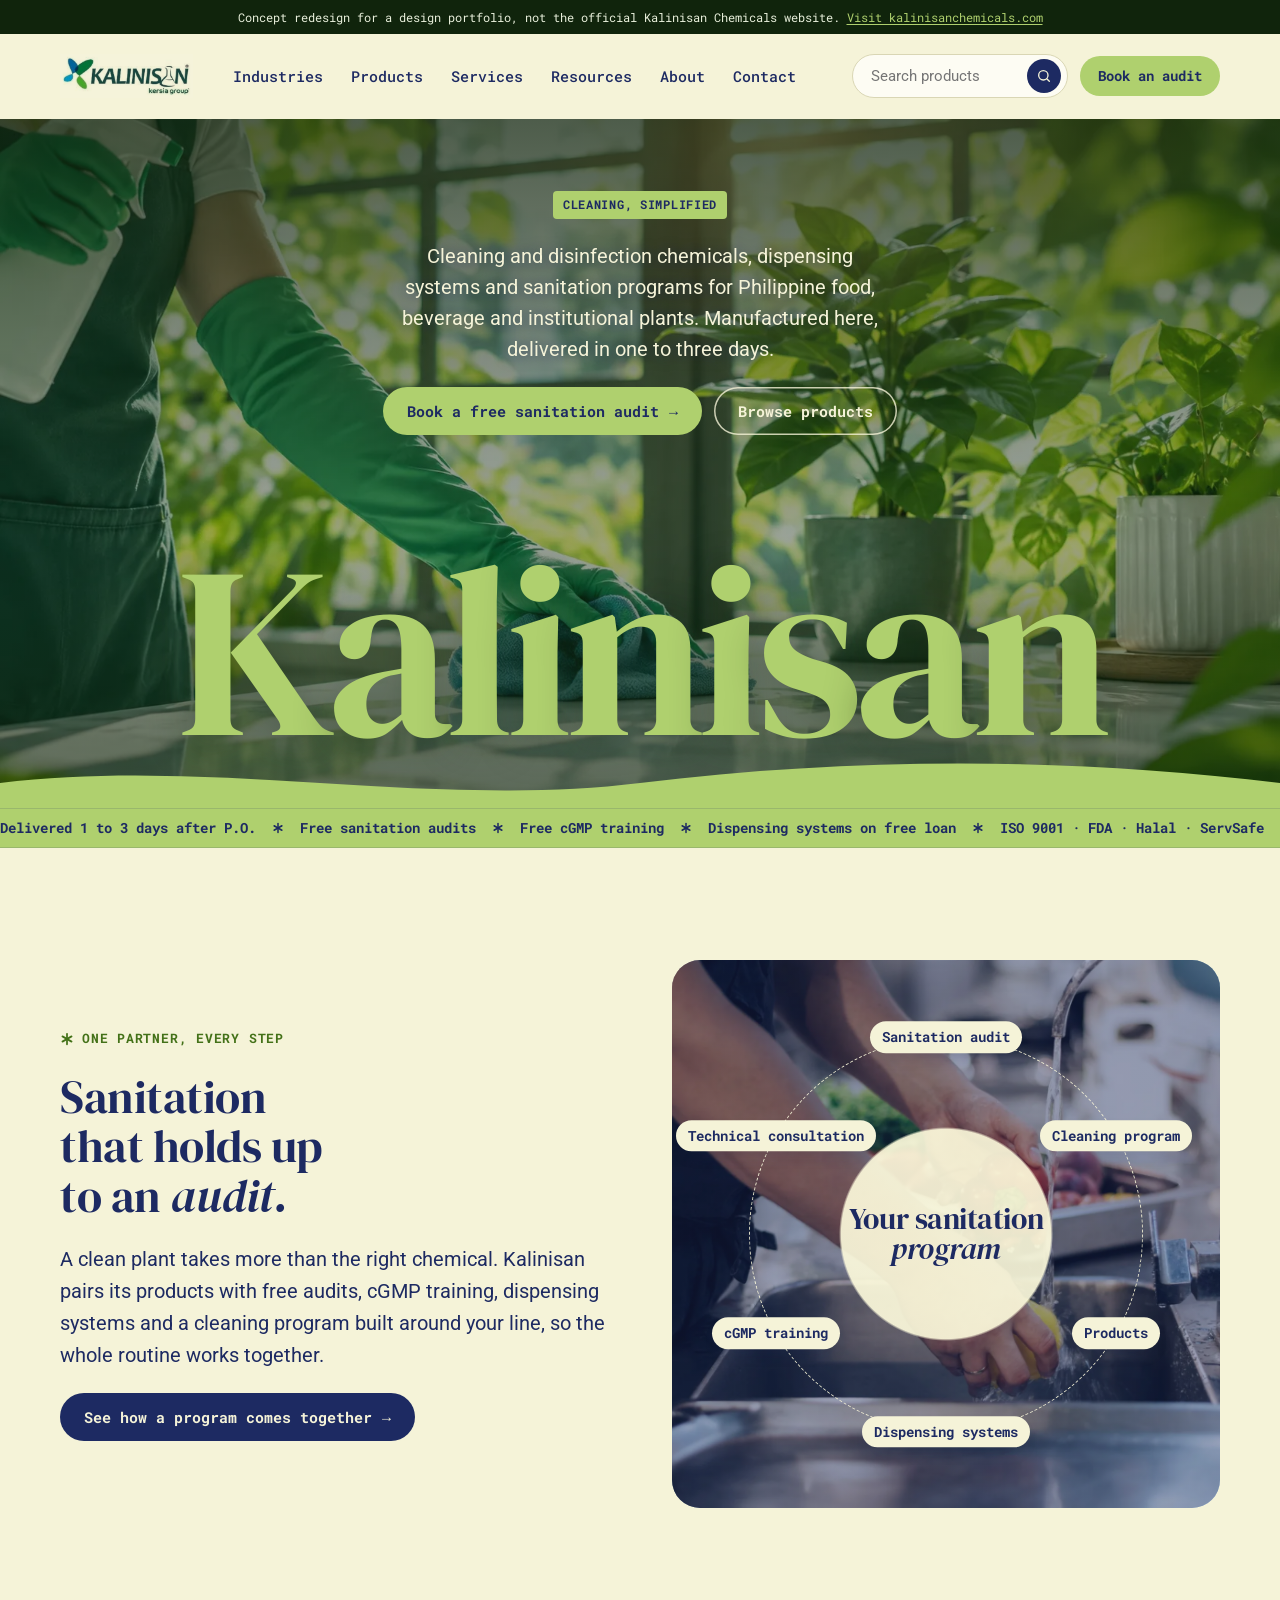
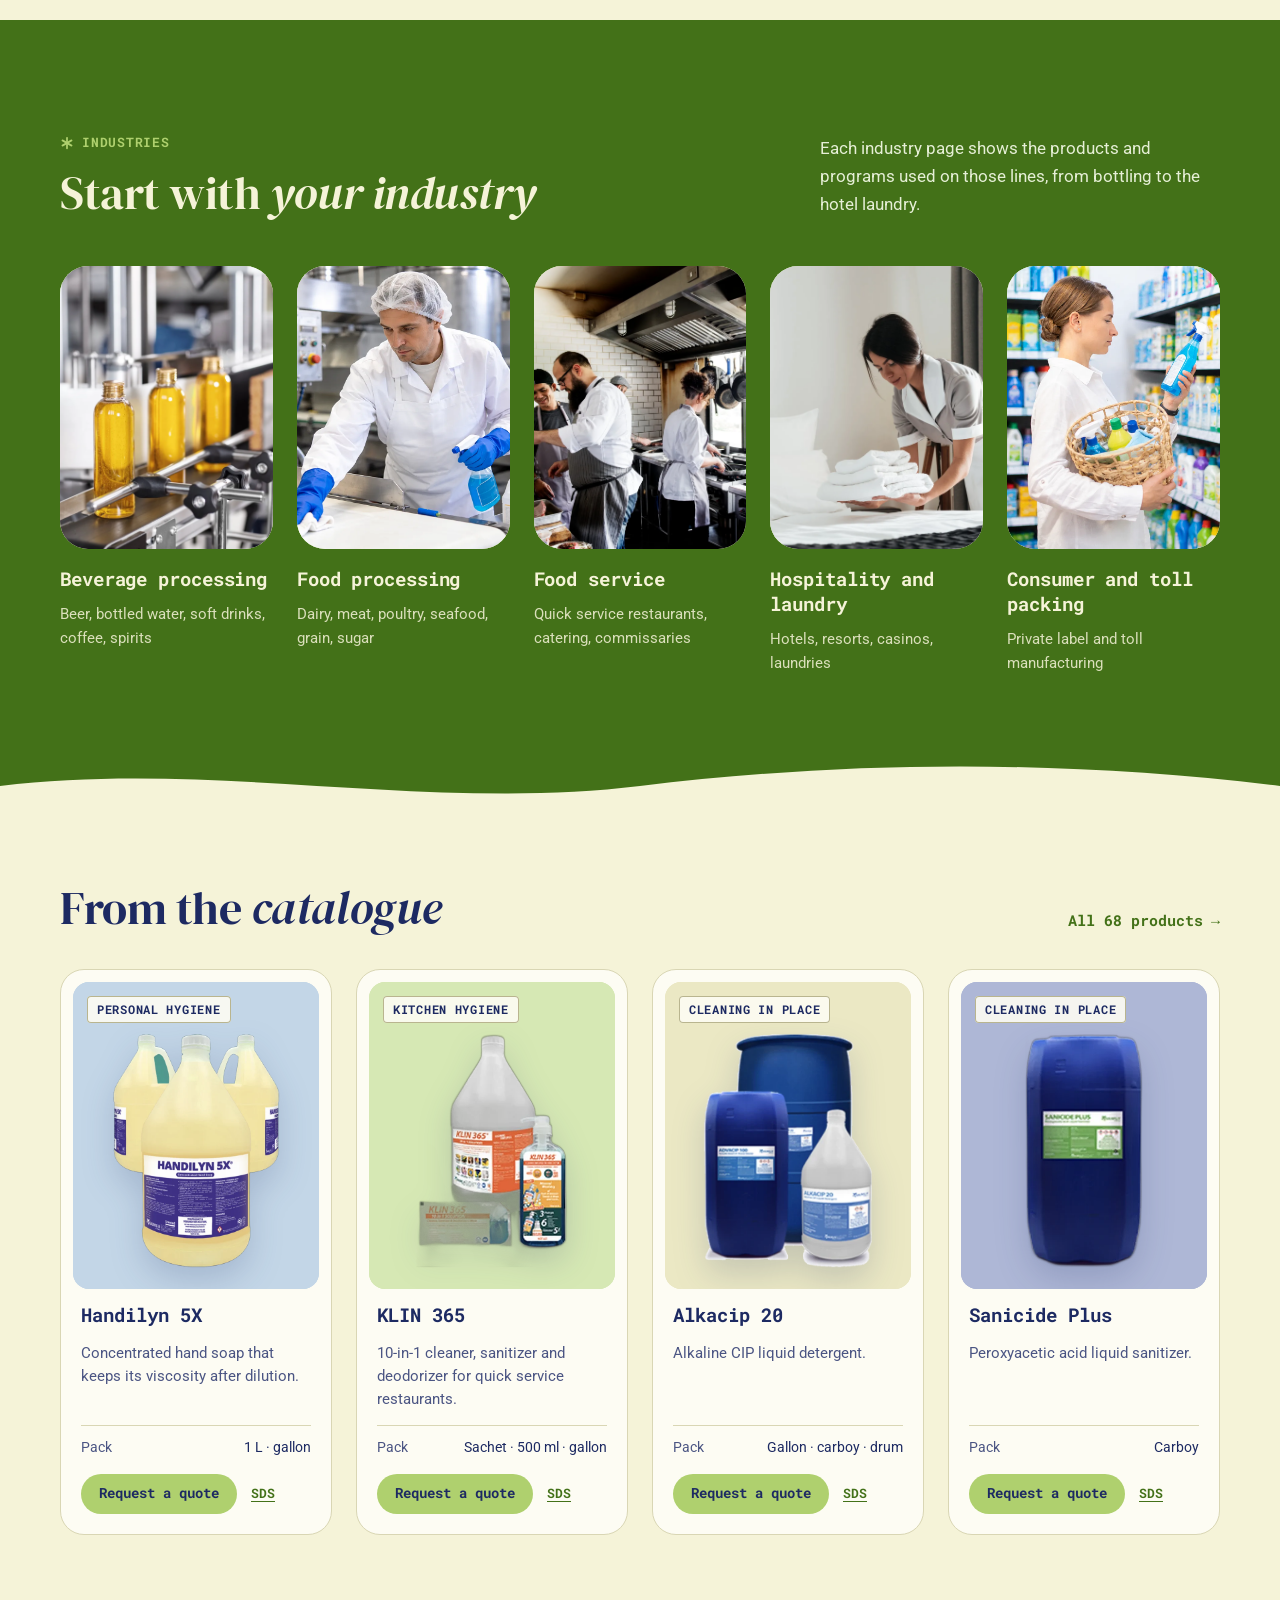
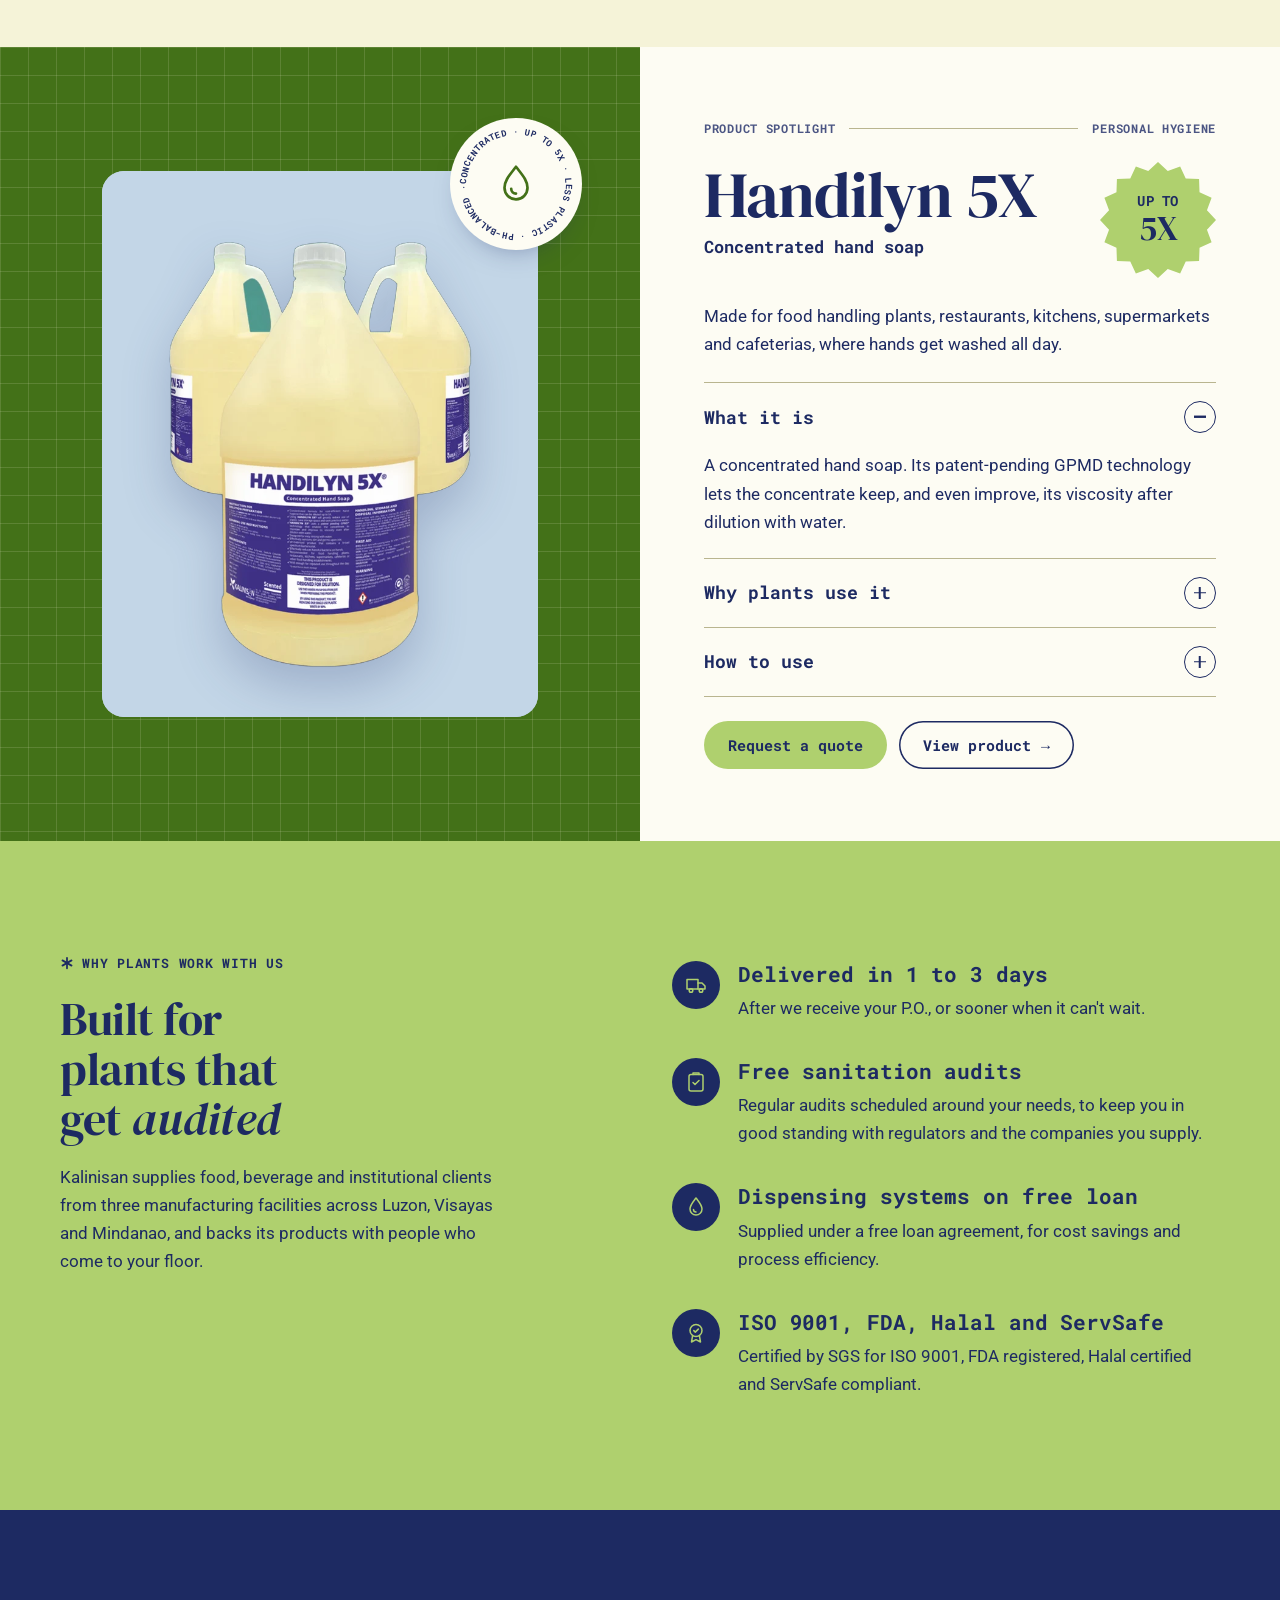
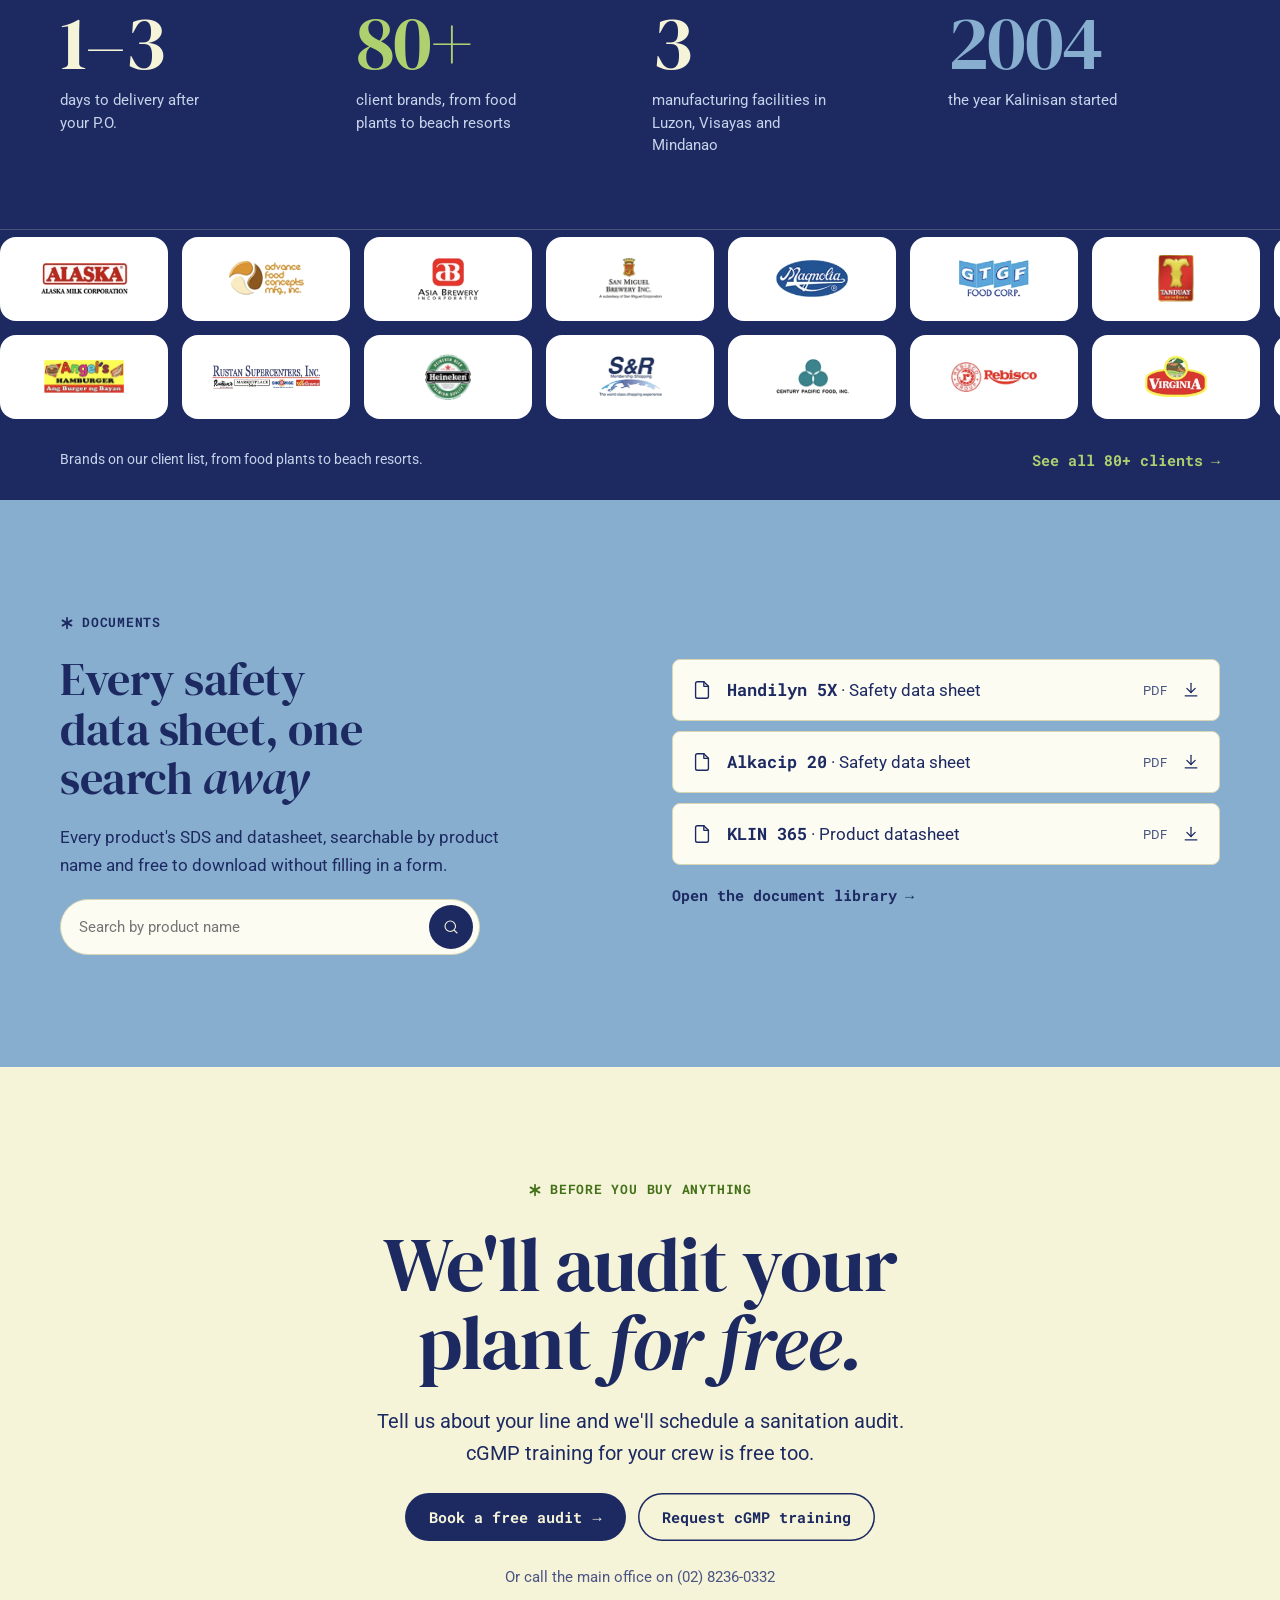
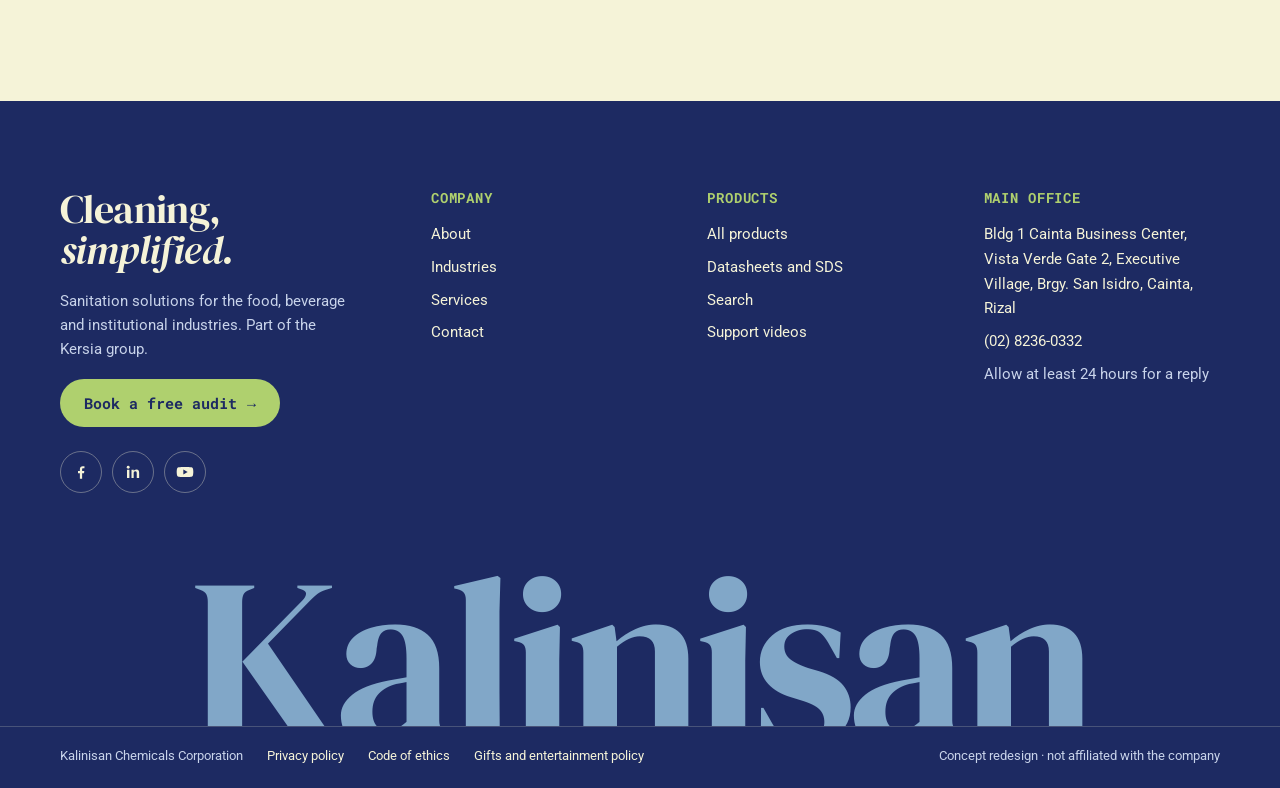
<file: index.html>
<!doctype html>
<html lang="en">
<head>
<meta charset="utf-8">
<meta name="viewport" content="width=device-width, initial-scale=1">
<title>Kalinisan Chemicals, concept redesign</title>
<meta name="description" content="Concept redesign of the Kalinisan Chemicals website, made for a design portfolio. Not affiliated with Kalinisan Chemicals Corporation.">
<meta name="robots" content="noindex, nofollow">
<meta property="og:title" content="Kalinisan Chemicals, concept redesign">
<meta property="og:description" content="Concept redesign for a design portfolio. Not the official Kalinisan Chemicals website.">
<link rel="icon" href="images/logo.png">
<link rel="preconnect" href="https://fonts.googleapis.com">
<link rel="stylesheet" href="https://fonts.googleapis.com/css2?family=DM+Serif+Display:ital@0;1&amp;family=Roboto+Mono:wght@400..700&amp;family=Roboto:ital,wght@0,300..700;1,400&amp;display=swap">
<link rel="stylesheet" href="assets/site.css">
<script src="assets/site.js" defer></script>
</head>
<body>
<div class="concept-bar">Concept redesign for a design portfolio, not the official Kalinisan Chemicals website. <a href="https://kalinisanchemicals.com/" target="_blank" rel="noopener">Visit kalinisanchemicals.com</a></div>
<div class="page">
<header class="site-header">
  <div class="wrap bar">
    <a class="logo" href="index.html"><img src="images/logo.png" alt="Kalinisan Chemicals, part of the Kersia group"></a>
    <nav class="main" aria-label="Main"><a href="industries.html">Industries</a><a href="products.html">Products</a><a href="services.html">Services</a><a href="resources.html">Resources</a><a href="about.html">About</a><a href="contact.html">Contact</a></nav>
    <div class="tools">
      <form class="search-field" role="search" action="search.html"><label class="sr" for="hq">Search products</label><input id="hq" name="q" type="search" placeholder="Search products"><button type="submit" aria-label="Search"><svg width="16" height="16" viewBox="0 0 24 24" fill="none" stroke="currentColor" stroke-width="2" stroke-linecap="round" stroke-linejoin="round" aria-hidden="true"><circle cx="11" cy="11" r="7"></circle><path d="M20 20l-3.5-3.5"></path></svg></button></form>
      <a class="btn btn-primary btn-sm" href="contact.html">Book an audit</a>
    </div>
    <details class="menu-toggle"><summary aria-label="Menu"><svg width="22" height="22" viewBox="0 0 24 24" fill="none" stroke="currentColor" stroke-width="2" stroke-linecap="round" stroke-linejoin="round" aria-hidden="true"><path d="M4 7h16"></path><path d="M4 12h16"></path><path d="M4 17h16"></path></svg></summary><div class="panel"><a href="industries.html">Industries</a><a href="products.html">Products</a><a href="services.html">Services</a><a href="resources.html">Resources</a><a href="about.html">About</a><a href="contact.html">Contact</a><a href="search.html">Search</a><a href="contact.html">Book a free audit</a></div></details>
  </div>
</header>
<main>

<section class="hero-home wave-wrap">
  <img class="ph-img" src="images/photos/surface-wipe.webp" alt="Gloved hand wiping a counter beside potted plants in morning light" style="object-position: 50% 50%">
  <span class="ph-fill"></span>
  <div class="wrap intro">
    <span class="tag">Cleaning, simplified</span>
    <p>Cleaning and disinfection chemicals, dispensing systems and sanitation programs for Philippine food, beverage and institutional plants. Manufactured here, delivered in one to three days.</p>
    <div style="display: flex; flex-wrap: wrap; gap: 12px; justify-content: center">
      <a class="btn btn-primary" href="contact.html">Book a free sanitation audit <span class="arr">→</span></a>
      <a class="btn btn-ghost-light" href="products.html">Browse products</a>
    </div>
  </div>
  <h1 class="wordmark" aria-label="Kalinisan Chemicals"><span>K</span><span>a</span><span>l</span><span>i</span><span>n</span><span>i</span><span>s</span><span>a</span><span>n</span></h1>
  <svg class="wave" viewBox="0 0 1440 56" preserveAspectRatio="none" aria-hidden="true"><path d="M0 30 C 240 4, 480 56, 720 30 S 1200 4, 1440 30 L1440 56 L0 56 Z" fill="#afd06e"></path></svg>
</section>

<section class="bg-pistachio">
  <div class="marquee sm" role="region" aria-label="Why Kalinisan"><div class="track"><div style="display: inline-flex"><span class="item">Delivered 1 to 3 days after P.O.<svg width="20" height="20" viewBox="0 0 24 24" fill="none" stroke="currentColor" stroke-width="3" stroke-linecap="round" stroke-linejoin="round" aria-hidden="true" class="star"><path d="M12 3v18"></path><path d="M4.2 7.5l15.6 9"></path><path d="M4.2 16.5l15.6-9"></path></svg></span><span class="item">Free sanitation audits<svg width="20" height="20" viewBox="0 0 24 24" fill="none" stroke="currentColor" stroke-width="3" stroke-linecap="round" stroke-linejoin="round" aria-hidden="true" class="star"><path d="M12 3v18"></path><path d="M4.2 7.5l15.6 9"></path><path d="M4.2 16.5l15.6-9"></path></svg></span><span class="item">Free cGMP training<svg width="20" height="20" viewBox="0 0 24 24" fill="none" stroke="currentColor" stroke-width="3" stroke-linecap="round" stroke-linejoin="round" aria-hidden="true" class="star"><path d="M12 3v18"></path><path d="M4.2 7.5l15.6 9"></path><path d="M4.2 16.5l15.6-9"></path></svg></span><span class="item">Dispensing systems on free loan<svg width="20" height="20" viewBox="0 0 24 24" fill="none" stroke="currentColor" stroke-width="3" stroke-linecap="round" stroke-linejoin="round" aria-hidden="true" class="star"><path d="M12 3v18"></path><path d="M4.2 7.5l15.6 9"></path><path d="M4.2 16.5l15.6-9"></path></svg></span><span class="item">ISO 9001 · FDA · Halal · ServSafe<svg width="20" height="20" viewBox="0 0 24 24" fill="none" stroke="currentColor" stroke-width="3" stroke-linecap="round" stroke-linejoin="round" aria-hidden="true" class="star"><path d="M12 3v18"></path><path d="M4.2 7.5l15.6 9"></path><path d="M4.2 16.5l15.6-9"></path></svg></span><span class="item">Made in Luzon, Visayas and Mindanao<svg width="20" height="20" viewBox="0 0 24 24" fill="none" stroke="currentColor" stroke-width="3" stroke-linecap="round" stroke-linejoin="round" aria-hidden="true" class="star"><path d="M12 3v18"></path><path d="M4.2 7.5l15.6 9"></path><path d="M4.2 16.5l15.6-9"></path></svg></span></div><div style="display: inline-flex" aria-hidden="true"><span class="item">Delivered 1 to 3 days after P.O.<svg width="20" height="20" viewBox="0 0 24 24" fill="none" stroke="currentColor" stroke-width="3" stroke-linecap="round" stroke-linejoin="round" aria-hidden="true" class="star"><path d="M12 3v18"></path><path d="M4.2 7.5l15.6 9"></path><path d="M4.2 16.5l15.6-9"></path></svg></span><span class="item">Free sanitation audits<svg width="20" height="20" viewBox="0 0 24 24" fill="none" stroke="currentColor" stroke-width="3" stroke-linecap="round" stroke-linejoin="round" aria-hidden="true" class="star"><path d="M12 3v18"></path><path d="M4.2 7.5l15.6 9"></path><path d="M4.2 16.5l15.6-9"></path></svg></span><span class="item">Free cGMP training<svg width="20" height="20" viewBox="0 0 24 24" fill="none" stroke="currentColor" stroke-width="3" stroke-linecap="round" stroke-linejoin="round" aria-hidden="true" class="star"><path d="M12 3v18"></path><path d="M4.2 7.5l15.6 9"></path><path d="M4.2 16.5l15.6-9"></path></svg></span><span class="item">Dispensing systems on free loan<svg width="20" height="20" viewBox="0 0 24 24" fill="none" stroke="currentColor" stroke-width="3" stroke-linecap="round" stroke-linejoin="round" aria-hidden="true" class="star"><path d="M12 3v18"></path><path d="M4.2 7.5l15.6 9"></path><path d="M4.2 16.5l15.6-9"></path></svg></span><span class="item">ISO 9001 · FDA · Halal · ServSafe<svg width="20" height="20" viewBox="0 0 24 24" fill="none" stroke="currentColor" stroke-width="3" stroke-linecap="round" stroke-linejoin="round" aria-hidden="true" class="star"><path d="M12 3v18"></path><path d="M4.2 7.5l15.6 9"></path><path d="M4.2 16.5l15.6-9"></path></svg></span><span class="item">Made in Luzon, Visayas and Mindanao<svg width="20" height="20" viewBox="0 0 24 24" fill="none" stroke="currentColor" stroke-width="3" stroke-linecap="round" stroke-linejoin="round" aria-hidden="true" class="star"><path d="M12 3v18"></path><path d="M4.2 7.5l15.6 9"></path><path d="M4.2 16.5l15.6-9"></path></svg></span></div></div></div>
</section>


<section class="section bg-beige">
  <div class="wrap split">
    <div class="reveal" style="display: flex; flex-direction: column; gap: 22px; align-items: flex-start">
      <span class="eyebrow"><svg width="14" height="14" viewBox="0 0 24 24" fill="none" stroke="currentColor" stroke-width="3" stroke-linecap="round" stroke-linejoin="round" aria-hidden="true"><path d="M12 3v18"></path><path d="M4.2 7.5l15.6 9"></path><path d="M4.2 16.5l15.6-9"></path></svg> One partner, every step</span>
      <h2 class="h2" style="max-width: 15ch">Sanitation that holds up to an <span class="it">audit.</span></h2>
      <p class="lede">A clean plant takes more than the right chemical. Kalinisan pairs its products with free audits, cGMP training, dispensing systems and a cleaning program built around your line, so the whole routine works together.</p>
      <a class="btn btn-dark" href="services.html">See how a program comes together <span class="arr">→</span></a>
    </div>
    <div class="cycle photo blue reveal-scale" style="padding: 0">
      <img class="ph-img" src="images/photos/sink-wash.webp" alt="Washing produce at a stainless kitchen sink" style="object-position: 62% 50%" loading="lazy"><span class="ph-fill"></span>
      <span class="ring"></span>
      <span class="node" style="left: 50%; top: 14%">Sanitation audit</span>
      <span class="node" style="left: 81%; top: 32%">Cleaning program</span>
      <span class="node" style="left: 81%; top: 68%">Products</span>
      <span class="node" style="left: 50%; top: 86%">Dispensing systems</span>
      <span class="node" style="left: 19%; top: 68%">cGMP training</span>
      <span class="node" style="left: 19%; top: 32%">Technical consultation</span>
      <span class="centre"><span class="display" style="font-size: 30px; color: #1d2a62">Your sanitation <span class="it">program</span></span></span>
    </div>
  </div>
</section>

<section class="section bg-fern wave-wrap" style="padding-bottom: 136px">
  <div class="wrap">
    <div class="reveal" style="display: flex; flex-wrap: wrap; align-items: end; justify-content: space-between; gap: 24px; margin-bottom: 48px">
      <div style="display: flex; flex-direction: column; gap: 14px">
        <span class="eyebrow"><svg width="14" height="14" viewBox="0 0 24 24" fill="none" stroke="currentColor" stroke-width="3" stroke-linecap="round" stroke-linejoin="round" aria-hidden="true"><path d="M12 3v18"></path><path d="M4.2 7.5l15.6 9"></path><path d="M4.2 16.5l15.6-9"></path></svg> Industries</span>
        <h2 class="h2">Start with <span class="it">your industry</span></h2>
      </div>
      <p style="max-width: 40ch; color: #e6efd6">Each industry page shows the products and programs used on those lines, from bottling to the hotel laundry.</p>
    </div>
    <div class="grid g5">
      <a class="ind reveal" href="industries.html"><div class="photo green round" style="aspect-ratio: 3 / 4"><span class="ph-fill"></span><img class="ph-img" src="images/photos/amber-bottles.webp" alt="Amber bottles on a filling line" style="object-position: 30% 50%" loading="lazy"></div><span class="h3">Beverage processing</span><span class="small">Beer, bottled water, soft drinks, coffee, spirits</span></a>
      <a class="ind reveal" href="industries.html"><div class="photo green round" style="aspect-ratio: 3 / 4"><span class="ph-fill"></span><img class="ph-img" src="images/photos/line-wipedown.webp" alt="Worker in a hairnet and gloves wiping down a stainless conveyor" style="object-position: 58% 50%" loading="lazy"></div><span class="h3">Food processing</span><span class="small">Dairy, meat, poultry, seafood, grain, sugar</span></a>
      <a class="ind reveal" href="industries.html"><div class="photo green round" style="aspect-ratio: 3 / 4"><span class="ph-fill"></span><img class="ph-img" src="images/photos/kitchen-team.webp" alt="Kitchen crew at the line during service" style="object-position: 38% 50%" loading="lazy"></div><span class="h3">Food service</span><span class="small">Quick service restaurants, catering, commissaries</span></a>
      <a class="ind reveal" href="industries.html"><div class="photo green round" style="aspect-ratio: 3 / 4"><span class="ph-fill"></span><img class="ph-img" src="images/photos/hotel-linen.webp" alt="Housekeeper placing folded white towels on a bed" style="object-position: 66% 50%" loading="lazy"></div><span class="h3">Hospitality and laundry</span><span class="small">Hotels, resorts, casinos, laundries</span></a>
      <a class="ind reveal" href="industries.html"><div class="photo green round" style="aspect-ratio: 3 / 4"><span class="ph-fill"></span><img class="ph-img" src="images/photos/retail-shopper.webp" alt="Shopper reading a cleaning product label in the aisle" style="object-position: 42% 50%" loading="lazy"></div><span class="h3">Consumer and toll packing</span><span class="small">Private label and toll manufacturing</span></a>
    </div>
  </div>
  <svg class="wave" viewBox="0 0 1440 56" preserveAspectRatio="none" aria-hidden="true"><path d="M0 30 C 240 4, 480 56, 720 30 S 1200 4, 1440 30 L1440 56 L0 56 Z" fill="#f5f3d8"></path></svg>
</section>

<section class="section bg-beige" style="padding-top: 72px">
  <div class="wrap">
    <div class="reveal" style="display: flex; flex-wrap: wrap; align-items: end; justify-content: space-between; gap: 20px; margin-bottom: 36px">
      <h2 class="h2">From the <span class="it">catalogue</span></h2>
      <a class="link-arrow" href="products.html">All 68 products <span class="arr">→</span></a>
    </div>
    <div class="grid g4">
      <article class="p-card card-hover" data-cat="personal" data-name="handilyn 5x">
        <a href="handilyn-5x.html" class="p-img t-carolina" style="text-decoration: none; color: inherit"><span class="ph-fill"></span><span class="tag line" style="background: rgba(253, 252, 243, .9)">Personal hygiene</span><img class="p-photo" src="images/products/handilyn-5x.webp" alt="Handilyn 5X" loading="lazy"></a>
        <a href="handilyn-5x.html" style="text-decoration: none; color: inherit" class="p-name">Handilyn 5X</a>
        <p class="p-desc">Concentrated hand soap that keeps its viscosity after dilution.</p>
        <dl class="p-meta" style="margin: 0 8px"><dt>Pack</dt><dd>1 L · gallon</dd></dl>
        <div class="p-actions"><a class="btn btn-primary btn-sm" href="contact.html">Request a quote</a><a class="sds" href="resources.html">SDS</a></div>
      </article>
      <article class="p-card card-hover" data-cat="kitchen disinfect env building room" data-name="klin 365">
        <a href="products.html" class="p-img t-pistachio" style="text-decoration: none; color: inherit"><span class="ph-fill"></span><span class="tag line" style="background: rgba(253, 252, 243, .9)">Kitchen hygiene</span><img class="p-photo" src="images/products/klin-365.webp" alt="KLIN 365" loading="lazy"></a>
        <a href="products.html" style="text-decoration: none; color: inherit" class="p-name">KLIN 365</a>
        <p class="p-desc">10-in-1 cleaner, sanitizer and deodorizer for quick service restaurants.</p>
        <dl class="p-meta" style="margin: 0 8px"><dt>Pack</dt><dd>Sachet · 500 ml · gallon</dd></dl>
        <div class="p-actions"><a class="btn btn-primary btn-sm" href="contact.html">Request a quote</a><a class="sds" href="resources.html">SDS</a></div>
      </article>
      <article class="p-card card-hover" data-cat="cip" data-name="alkacip 20">
        <a href="products.html" class="p-img t-beige" style="text-decoration: none; color: inherit"><span class="ph-fill"></span><span class="tag line" style="background: rgba(253, 252, 243, .9)">Cleaning in place</span><img class="p-photo" src="images/products/alkacip-20.webp" alt="Alkacip 20" loading="lazy"></a>
        <a href="products.html" style="text-decoration: none; color: inherit" class="p-name">Alkacip 20</a>
        <p class="p-desc">Alkaline CIP liquid detergent.</p>
        <dl class="p-meta" style="margin: 0 8px"><dt>Pack</dt><dd>Gallon · carboy · drum</dd></dl>
        <div class="p-actions"><a class="btn btn-primary btn-sm" href="contact.html">Request a quote</a><a class="sds" href="resources.html">SDS</a></div>
      </article>
      <article class="p-card card-hover" data-cat="cip env disinfect" data-name="sanicide plus">
        <a href="products.html" class="p-img t-delft" style="text-decoration: none; color: inherit"><span class="ph-fill"></span><span class="tag line" style="background: rgba(253, 252, 243, .9)">Cleaning in place</span><img class="p-photo" src="images/products/sanicide-plus.webp" alt="Sanicide Plus" loading="lazy"></a>
        <a href="products.html" style="text-decoration: none; color: inherit" class="p-name">Sanicide Plus</a>
        <p class="p-desc">Peroxyacetic acid liquid sanitizer.</p>
        <dl class="p-meta" style="margin: 0 8px"><dt>Pack</dt><dd>Carboy</dd></dl>
        <div class="p-actions"><a class="btn btn-primary btn-sm" href="contact.html">Request a quote</a><a class="sds" href="resources.html">SDS</a></div>
      </article>
    </div>
  </div>
</section>

<section class="spot">
  <div class="spot-media gridpaper">
    <div class="photo t-carolina reveal-scale" style="width: min(78%, 460px); aspect-ratio: 4 / 5; border-radius: 22px; background: #c3d6e7"><span class="ph-fill"></span><img class="ph-photo" src="images/products/handilyn-5x.webp" alt="Handilyn 5X hand soap, gallon packs"></div>
    <div class="spot-badge"><div class="badge-spin"><svg class="ring" viewBox="0 0 120 120" aria-hidden="true"><defs><path id="ring1" d="M60,60 m-45,0 a45,45 0 1,1 90,0 a45,45 0 1,1 -90,0"></path></defs><text font-family="Roboto Mono, monospace" font-size="8" font-weight="700" letter-spacing="0" fill="#1d2a62"><textPath href="#ring1" textLength="281" lengthAdjust="spacing">CONCENTRATED · UP TO 5X · LESS PLASTIC · PH-BALANCED · </textPath></text></svg><span class="core"><svg width="46" height="46" viewBox="0 0 24 24" fill="none" stroke="currentColor" stroke-width="1.4" stroke-linecap="round" stroke-linejoin="round" aria-hidden="true"><path d="M12 3c3 4 6 7 6 11a6 6 0 0 1-12 0c0-4 3-7 6-11z"></path><path d="M9.5 14.5a2.5 2.5 0 0 0 2.5 2.5"></path></svg></span></div></div>
  </div>
  <div class="spot-copy bg-paper">
    <div style="display: flex; align-items: center; gap: 14px; font-family: var(--round); font-weight: 700; font-size: 12px; letter-spacing: .06em; text-transform: uppercase" class="muted"><span>Product spotlight</span><span style="flex: 1; height: 1px; background: #b9b58f"></span><span>Personal hygiene</span></div>
    <div style="display: flex; align-items: flex-start; justify-content: space-between; gap: 20px">
      <div>
        <h2 class="display" style="font-size: clamp(48px, 5vw, 72px)">Handilyn 5X</h2>
        <p class="h4" style="margin-top: 8px">Concentrated hand soap</p>
      </div>
      <div class="burst"><svg viewBox="0 0 100 100" aria-hidden="true"><polygon points="50.0,0.0 58.4,7.8 69.1,3.8 73.9,14.2 85.4,14.6 85.8,26.1 96.2,30.9 92.2,41.6 100.0,50.0 92.2,58.4 96.2,69.1 85.8,73.9 85.4,85.4 73.9,85.8 69.1,96.2 58.4,92.2 50.0,100.0 41.6,92.2 30.9,96.2 26.1,85.8 14.6,85.4 14.2,73.9 3.8,69.1 7.8,58.4 0.0,50.0 7.8,41.6 3.8,30.9 14.2,26.1 14.6,14.6 26.1,14.2 30.9,3.8 41.6,7.8" fill="#afd06e"></polygon></svg><span>Up to<b>5X</b></span></div>
    </div>
    <p>Made for food handling plants, restaurants, kitchens, supermarkets and cafeterias, where hands get washed all day.</p>
    <div class="acc">
      <details open><summary>What it is <span class="pm"></span></summary><div class="acc-body"><p>A concentrated hand soap. Its patent-pending GPMD technology lets the concentrate keep, and even improve, its viscosity after dilution with water.</p></div></details>
      <details><summary>Why plants use it <span class="pm"></span></summary><div class="acc-body"><ul class="checks"><li><svg width="18" height="18" viewBox="0 0 24 24" fill="none" stroke="currentColor" stroke-width="1.5" stroke-linecap="round" stroke-linejoin="round" aria-hidden="true"><path d="M5 12.5l4.5 4.5L19 7.5"></path></svg><span>Dilutes up to 5X for cost-efficient hand hygiene</span></li><li><svg width="18" height="18" viewBox="0 0 24 24" fill="none" stroke="currentColor" stroke-width="1.5" stroke-linecap="round" stroke-linejoin="round" aria-hidden="true"><path d="M5 12.5l4.5 4.5L19 7.5"></path></svg><span>Uses less plastic, storage space and water</span></li><li><svg width="18" height="18" viewBox="0 0 24 24" fill="none" stroke="currentColor" stroke-width="1.5" stroke-linecap="round" stroke-linejoin="round" aria-hidden="true"><path d="M5 12.5l4.5 4.5L19 7.5"></path></svg><span>pH-balanced, with a broad-spectrum bacteriostat</span></li><li><svg width="18" height="18" viewBox="0 0 24 24" fill="none" stroke="currentColor" stroke-width="1.5" stroke-linecap="round" stroke-linejoin="round" aria-hidden="true"><path d="M5 12.5l4.5 4.5L19 7.5"></path></svg><span>Mild enough for repeated use through the day</span></li></ul></div></details>
      <details><summary>How to use <span class="pm"></span></summary><div class="acc-body"><p>The dilution ratio and directions are on the product datasheet. <a href="resources.html">Download the datasheet</a></p></div></details>
    </div>
    <div style="display: flex; flex-wrap: wrap; gap: 12px">
      <a class="btn btn-primary" href="contact.html">Request a quote</a>
      <a class="btn btn-ghost" href="handilyn-5x.html">View product <span class="arr">→</span></a>
    </div>
  </div>
</section>

<section class="section bg-pistachio">
  <div class="wrap split" style="align-items: start">
    <div class="reveal" style="display: flex; flex-direction: column; gap: 20px; position: sticky; top: 120px">
      <span class="eyebrow"><svg width="14" height="14" viewBox="0 0 24 24" fill="none" stroke="currentColor" stroke-width="3" stroke-linecap="round" stroke-linejoin="round" aria-hidden="true"><path d="M12 3v18"></path><path d="M4.2 7.5l15.6 9"></path><path d="M4.2 16.5l15.6-9"></path></svg> Why plants work with us</span>
      <h2 class="h2" style="max-width: 13ch">Built for plants that get <span class="it">audited</span></h2>
      <p style="max-width: 46ch">Kalinisan supplies food, beverage and institutional clients from three manufacturing facilities across Luzon, Visayas and Mindanao, and backs its products with people who come to your floor.</p>
    </div>
    <div style="display: flex; flex-direction: column; gap: 36px; padding-top: 8px">
      <div class="feat reveal"><span class="ic"><svg width="24" height="24" viewBox="0 0 24 24" fill="none" stroke="currentColor" stroke-width="1.5" stroke-linecap="round" stroke-linejoin="round" aria-hidden="true"><path d="M3 6.5h11v9.5H3z"></path><path d="M14 10h4l3 3v3h-7"></path><circle cx="7" cy="17.5" r="1.8"></circle><circle cx="17" cy="17.5" r="1.8"></circle></svg></span><p class="h3">Delivered in 1 to 3 days</p><p>After we receive your P.O., or sooner when it can't wait.</p></div>
      <div class="feat reveal"><span class="ic"><svg width="24" height="24" viewBox="0 0 24 24" fill="none" stroke="currentColor" stroke-width="1.5" stroke-linecap="round" stroke-linejoin="round" aria-hidden="true"><rect x="5" y="4.5" width="14" height="16.5" rx="2"></rect><path d="M9 4.5V3h6v1.5"></path><path d="M9 12.5l2 2 4-4"></path></svg></span><p class="h3">Free sanitation audits</p><p>Regular audits scheduled around your needs, to keep you in good standing with regulators and the companies you supply.</p></div>
      <div class="feat reveal"><span class="ic"><svg width="24" height="24" viewBox="0 0 24 24" fill="none" stroke="currentColor" stroke-width="1.5" stroke-linecap="round" stroke-linejoin="round" aria-hidden="true"><path d="M12 3c3 4 6 7 6 11a6 6 0 0 1-12 0c0-4 3-7 6-11z"></path><path d="M9.5 14.5a2.5 2.5 0 0 0 2.5 2.5"></path></svg></span><p class="h3">Dispensing systems on free loan</p><p>Supplied under a free loan agreement, for cost savings and process efficiency.</p></div>
      <div class="feat reveal"><span class="ic"><svg width="24" height="24" viewBox="0 0 24 24" fill="none" stroke="currentColor" stroke-width="1.5" stroke-linecap="round" stroke-linejoin="round" aria-hidden="true"><circle cx="12" cy="9.5" r="6"></circle><path d="M8.6 14.6L7.5 21l4.5-2.3 4.5 2.3-1.1-6.4"></path><path d="M9.8 9.6l1.5 1.5 3-3"></path></svg></span><p class="h3">ISO 9001, FDA, Halal and ServSafe</p><p>Certified by SGS for ISO 9001, FDA registered, Halal certified and ServSafe compliant.</p></div>
    </div>
  </div>
</section>

<section class="bg-delft" style="padding: 96px 0 0">
  <div class="wrap">
    <div class="grid g4 reveal" style="padding-bottom: 72px">
      <div class="stat"><p class="n num">1–3</p><p class="l muted">days to delivery after your P.O.</p></div>
      <div class="stat"><p class="n num" style="color: #afd06e">80+</p><p class="l muted">client brands, from food plants to beach resorts</p></div>
      <div class="stat"><p class="n num">3</p><p class="l muted">manufacturing facilities in Luzon, Visayas and Mindanao</p></div>
      <div class="stat"><p class="n num" style="color: #87aece">2004</p><p class="l muted">the year Kalinisan started</p></div>
    </div>
  </div>
  <div style="border-top: 1px solid rgba(245, 243, 216, .2)">
    <div role="region" aria-label="Some of our clients"><div class="marquee logo-marquee"><div class="track"><div style="display: inline-flex"><span class="chip-logo"><img src="images/clients/alaska-milk-corporation.webp" alt="Alaska Milk Corporation" width="87" height="30"></span><span class="chip-logo"><img src="images/clients/advance-food-concepts.webp" alt="Advance Food Concepts" width="75" height="35"></span><span class="chip-logo"><img src="images/clients/asia-brewery.webp" alt="Asia Brewery" width="61" height="42"></span><span class="chip-logo"><img src="images/clients/san-miguel-brewery.webp" alt="San Miguel Brewery" width="63" height="41"></span><span class="chip-logo"><img src="images/clients/magnolia.webp" alt="Magnolia" width="72" height="36"></span><span class="chip-logo"><img src="images/clients/gtgf-food-corp.webp" alt="GTGF Food Corp." width="70" height="37"></span><span class="chip-logo"><img src="images/clients/tanduay.webp" alt="Tanduay" width="36" height="46"></span><span class="chip-logo"><img src="images/clients/mang-inasal.webp" alt="Mang Inasal" width="68" height="38"></span><span class="chip-logo"><img src="images/clients/pizza-hut.webp" alt="Pizza Hut" width="45" height="46"></span><span class="chip-logo"><img src="images/clients/nutriasia.webp" alt="NutriAsia" width="48" height="46"></span><span class="chip-logo"><img src="images/clients/zagu.webp" alt="Zagu" width="47" height="46"></span><span class="chip-logo"><img src="images/clients/maxs-corner-bakery.webp" alt="Max&#39;s Corner Bakery" width="66" height="39"></span><span class="chip-logo"><img src="images/clients/frabelle-foods.webp" alt="Frabelle Foods" width="75" height="35"></span><span class="chip-logo"><img src="images/clients/rc-cola.webp" alt="RC Cola" width="54" height="46"></span><span class="chip-logo"><img src="images/clients/liwayway-marketing.webp" alt="Liwayway Marketing" width="74" height="35"></span><span class="chip-logo"><img src="images/clients/jollibee.webp" alt="Jollibee" width="47" height="46"></span><span class="chip-logo"><img src="images/clients/kfc.webp" alt="KFC" width="46" height="46"></span><span class="chip-logo"><img src="images/clients/chowking.webp" alt="Chowking" width="43" height="46"></span><span class="chip-logo"><img src="images/clients/bonchon.webp" alt="Bonchon" width="103" height="25"></span><span class="chip-logo"><img src="images/clients/j-co.webp" alt="J.CO" width="33" height="46"></span><span class="chip-logo"><img src="images/clients/red-ribbon.webp" alt="Red Ribbon" width="78" height="33"></span><span class="chip-logo"><img src="images/clients/pepper-steak.webp" alt="Pepper Steak" width="62" height="42"></span><span class="chip-logo"><img src="images/clients/greenwich.webp" alt="Greenwich" width="43" height="46"></span><span class="chip-logo"><img src="images/clients/zest-o.webp" alt="Zest-O" width="76" height="34"></span><span class="chip-logo"><img src="images/clients/del-monte.webp" alt="Del Monte" width="59" height="44"></span><span class="chip-logo"><img src="images/clients/monde.webp" alt="Monde" width="59" height="44"></span><span class="chip-logo"><img src="images/clients/delfi.webp" alt="Delfi" width="92" height="28"></span><span class="chip-logo"><img src="images/clients/fisher-farms.webp" alt="Fisher Farms" width="76" height="34"></span><span class="chip-logo"><img src="images/clients/snow-mountain-dairy.webp" alt="Snow Mountain Dairy" width="62" height="42"></span><span class="chip-logo"><img src="images/clients/profood-international.webp" alt="Profood International" width="68" height="38"></span><span class="chip-logo"><img src="images/clients/gardenia.webp" alt="Gardenia" width="74" height="35"></span><span class="chip-logo"><img src="images/clients/kuya-j.webp" alt="Kuya J" width="50" height="46"></span><span class="chip-logo"><img src="images/clients/andoks.webp" alt="Andok&#39;s" width="65" height="40"></span><span class="chip-logo"><img src="images/clients/pancake-house-group.webp" alt="Pancake House Group" width="82" height="32"></span><span class="chip-logo"><img src="images/clients/paulines-bakers-percent.webp" alt="Pauline&#39;s Baker&#39;s Percent" width="84" height="31"></span><span class="chip-logo"><img src="images/clients/jentec-storage.webp" alt="Jentec Storage" width="91" height="29"></span><span class="chip-logo"><img src="images/clients/ifoods-inc.webp" alt="ifoods inc." width="70" height="37"></span><span class="chip-logo"><img src="images/clients/metro.webp" alt="Metro" width="59" height="44"></span><span class="chip-logo"><img src="images/clients/mama-sitas.webp" alt="Mama Sita&#39;s" width="60" height="43"></span><span class="chip-logo"><img src="images/clients/mister-donut.webp" alt="Mister Donut" width="69" height="38"></span><span class="chip-logo"><img src="images/clients/rfm-corporation.webp" alt="RFM Corporation" width="85" height="31"></span></div><div style="display: inline-flex" aria-hidden="true"><span class="chip-logo"><img src="images/clients/alaska-milk-corporation.webp" alt="Alaska Milk Corporation" width="87" height="30"></span><span class="chip-logo"><img src="images/clients/advance-food-concepts.webp" alt="Advance Food Concepts" width="75" height="35"></span><span class="chip-logo"><img src="images/clients/asia-brewery.webp" alt="Asia Brewery" width="61" height="42"></span><span class="chip-logo"><img src="images/clients/san-miguel-brewery.webp" alt="San Miguel Brewery" width="63" height="41"></span><span class="chip-logo"><img src="images/clients/magnolia.webp" alt="Magnolia" width="72" height="36"></span><span class="chip-logo"><img src="images/clients/gtgf-food-corp.webp" alt="GTGF Food Corp." width="70" height="37"></span><span class="chip-logo"><img src="images/clients/tanduay.webp" alt="Tanduay" width="36" height="46"></span><span class="chip-logo"><img src="images/clients/mang-inasal.webp" alt="Mang Inasal" width="68" height="38"></span><span class="chip-logo"><img src="images/clients/pizza-hut.webp" alt="Pizza Hut" width="45" height="46"></span><span class="chip-logo"><img src="images/clients/nutriasia.webp" alt="NutriAsia" width="48" height="46"></span><span class="chip-logo"><img src="images/clients/zagu.webp" alt="Zagu" width="47" height="46"></span><span class="chip-logo"><img src="images/clients/maxs-corner-bakery.webp" alt="Max&#39;s Corner Bakery" width="66" height="39"></span><span class="chip-logo"><img src="images/clients/frabelle-foods.webp" alt="Frabelle Foods" width="75" height="35"></span><span class="chip-logo"><img src="images/clients/rc-cola.webp" alt="RC Cola" width="54" height="46"></span><span class="chip-logo"><img src="images/clients/liwayway-marketing.webp" alt="Liwayway Marketing" width="74" height="35"></span><span class="chip-logo"><img src="images/clients/jollibee.webp" alt="Jollibee" width="47" height="46"></span><span class="chip-logo"><img src="images/clients/kfc.webp" alt="KFC" width="46" height="46"></span><span class="chip-logo"><img src="images/clients/chowking.webp" alt="Chowking" width="43" height="46"></span><span class="chip-logo"><img src="images/clients/bonchon.webp" alt="Bonchon" width="103" height="25"></span><span class="chip-logo"><img src="images/clients/j-co.webp" alt="J.CO" width="33" height="46"></span><span class="chip-logo"><img src="images/clients/red-ribbon.webp" alt="Red Ribbon" width="78" height="33"></span><span class="chip-logo"><img src="images/clients/pepper-steak.webp" alt="Pepper Steak" width="62" height="42"></span><span class="chip-logo"><img src="images/clients/greenwich.webp" alt="Greenwich" width="43" height="46"></span><span class="chip-logo"><img src="images/clients/zest-o.webp" alt="Zest-O" width="76" height="34"></span><span class="chip-logo"><img src="images/clients/del-monte.webp" alt="Del Monte" width="59" height="44"></span><span class="chip-logo"><img src="images/clients/monde.webp" alt="Monde" width="59" height="44"></span><span class="chip-logo"><img src="images/clients/delfi.webp" alt="Delfi" width="92" height="28"></span><span class="chip-logo"><img src="images/clients/fisher-farms.webp" alt="Fisher Farms" width="76" height="34"></span><span class="chip-logo"><img src="images/clients/snow-mountain-dairy.webp" alt="Snow Mountain Dairy" width="62" height="42"></span><span class="chip-logo"><img src="images/clients/profood-international.webp" alt="Profood International" width="68" height="38"></span><span class="chip-logo"><img src="images/clients/gardenia.webp" alt="Gardenia" width="74" height="35"></span><span class="chip-logo"><img src="images/clients/kuya-j.webp" alt="Kuya J" width="50" height="46"></span><span class="chip-logo"><img src="images/clients/andoks.webp" alt="Andok&#39;s" width="65" height="40"></span><span class="chip-logo"><img src="images/clients/pancake-house-group.webp" alt="Pancake House Group" width="82" height="32"></span><span class="chip-logo"><img src="images/clients/paulines-bakers-percent.webp" alt="Pauline&#39;s Baker&#39;s Percent" width="84" height="31"></span><span class="chip-logo"><img src="images/clients/jentec-storage.webp" alt="Jentec Storage" width="91" height="29"></span><span class="chip-logo"><img src="images/clients/ifoods-inc.webp" alt="ifoods inc." width="70" height="37"></span><span class="chip-logo"><img src="images/clients/metro.webp" alt="Metro" width="59" height="44"></span><span class="chip-logo"><img src="images/clients/mama-sitas.webp" alt="Mama Sita&#39;s" width="60" height="43"></span><span class="chip-logo"><img src="images/clients/mister-donut.webp" alt="Mister Donut" width="69" height="38"></span><span class="chip-logo"><img src="images/clients/rfm-corporation.webp" alt="RFM Corporation" width="85" height="31"></span></div></div></div><div class="marquee logo-marquee rev"><div class="track"><div style="display: inline-flex"><span class="chip-logo"><img src="images/clients/angels-hamburger.webp" alt="Angel&#39;s Hamburger" width="80" height="33"></span><span class="chip-logo"><img src="images/clients/rustan-supercenters.webp" alt="Rustan Supercenters" width="108" height="24"></span><span class="chip-logo"><img src="images/clients/heineken.webp" alt="Heineken" width="46" height="46"></span><span class="chip-logo"><img src="images/clients/s-r-membership-shopping.webp" alt="S&amp;R Membership Shopping" width="63" height="41"></span><span class="chip-logo"><img src="images/clients/century-pacific-food.webp" alt="Century Pacific Food" width="73" height="36"></span><span class="chip-logo"><img src="images/clients/rebisco.webp" alt="Rebisco" width="86" height="30"></span><span class="chip-logo"><img src="images/clients/virginia.webp" alt="Virginia" width="62" height="42"></span><span class="chip-logo"><img src="images/clients/sensient.webp" alt="Sensient" width="113" height="23"></span><span class="chip-logo"><img src="images/clients/pepsi.webp" alt="Pepsi" width="34" height="46"></span><span class="chip-logo"><img src="images/clients/rombe-phils.webp" alt="Rombe Phils." width="101" height="26"></span><span class="chip-logo"><img src="images/clients/mlm-foods.webp" alt="MLM Foods" width="63" height="41"></span><span class="chip-logo"><img src="images/clients/regent.webp" alt="Regent" width="88" height="29"></span><span class="chip-logo"><img src="images/clients/big-e-food-corporation.webp" alt="Big E Food Corporation" width="23" height="46"></span><span class="chip-logo"><img src="images/clients/white-rock-subic.webp" alt="White Rock Subic" width="69" height="37"></span><span class="chip-logo"><img src="images/clients/bongbongs.webp" alt="BongBong&#39;s" width="64" height="41"></span><span class="chip-logo"><img src="images/clients/bread-factory.webp" alt="Bread Factory" width="54" height="46"></span><span class="chip-logo"><img src="images/clients/monterey-meatshop.webp" alt="Monterey Meatshop" width="64" height="40"></span><span class="chip-logo"><img src="images/clients/fresh-cuts.webp" alt="Fresh Cuts" width="70" height="37"></span><span class="chip-logo"><img src="images/clients/vander.webp" alt="Vander" width="68" height="38"></span><span class="chip-logo"><img src="images/clients/alturas-group.webp" alt="Alturas Group" width="82" height="32"></span><span class="chip-logo"><img src="images/clients/gentuna.webp" alt="Gentuna" width="88" height="30"></span><span class="chip-logo"><img src="images/clients/reitoh-cold-storage.webp" alt="Reitoh Cold Storage" width="78" height="33"></span><span class="chip-logo"><img src="images/clients/multirich-foods.webp" alt="Multirich Foods" width="77" height="34"></span><span class="chip-logo"><img src="images/clients/sysu-international.webp" alt="SYSU International" width="116" height="22"></span><span class="chip-logo"><img src="images/clients/leslie-corporation.webp" alt="Leslie Corporation" width="67" height="39"></span><span class="chip-logo"><img src="images/clients/sur-beach-resort.webp" alt="Sur Beach Resort" width="79" height="33"></span><span class="chip-logo"><img src="images/clients/jonys-beach-resort.webp" alt="Jony&#39;s Beach Resort" width="69" height="38"></span><span class="chip-logo"><img src="images/clients/golden-phoenix-hotel.webp" alt="Golden Phoenix Hotel" width="76" height="34"></span><span class="chip-logo"><img src="images/clients/estacio-uno.webp" alt="Estacio Uno" width="92" height="28"></span><span class="chip-logo"><img src="images/clients/boracay-crown-regency.webp" alt="Boracay Crown Regency" width="56" height="46"></span><span class="chip-logo"><img src="images/clients/villa-caemilla.webp" alt="Villa Caemilla" width="60" height="43"></span><span class="chip-logo"><img src="images/clients/escondido-beach-resort.webp" alt="Escondido Beach Resort" width="68" height="38"></span><span class="chip-logo"><img src="images/clients/rajah-park-hotel.webp" alt="Rajah Park Hotel" width="59" height="44"></span><span class="chip-logo"><img src="images/clients/mandala-spa-villas.webp" alt="Mandala Spa &amp; Villas" width="85" height="31"></span><span class="chip-logo"><img src="images/clients/boracay-haven-resort.webp" alt="Boracay Haven Resort" width="75" height="35"></span><span class="chip-logo"><img src="images/clients/franklin-baker.webp" alt="Franklin Baker" width="84" height="31"></span><span class="chip-logo"><img src="images/clients/twin-oaks.webp" alt="Twin Oaks" width="79" height="33"></span><span class="chip-logo"><img src="images/clients/mega-asia-bottling.webp" alt="Mega Asia Bottling" width="87" height="30"></span><span class="chip-logo"><img src="images/clients/ks-group.webp" alt="KS Group" width="57" height="46"></span><span class="chip-logo"><img src="images/clients/henann-resort-alona-beach.webp" alt="Henann Resort Alona Beach" width="77" height="34"></span><span class="chip-logo"><img src="images/clients/nandana-boracay.webp" alt="Nandana Boracay" width="96" height="27"></span></div><div style="display: inline-flex" aria-hidden="true"><span class="chip-logo"><img src="images/clients/angels-hamburger.webp" alt="Angel&#39;s Hamburger" width="80" height="33"></span><span class="chip-logo"><img src="images/clients/rustan-supercenters.webp" alt="Rustan Supercenters" width="108" height="24"></span><span class="chip-logo"><img src="images/clients/heineken.webp" alt="Heineken" width="46" height="46"></span><span class="chip-logo"><img src="images/clients/s-r-membership-shopping.webp" alt="S&amp;R Membership Shopping" width="63" height="41"></span><span class="chip-logo"><img src="images/clients/century-pacific-food.webp" alt="Century Pacific Food" width="73" height="36"></span><span class="chip-logo"><img src="images/clients/rebisco.webp" alt="Rebisco" width="86" height="30"></span><span class="chip-logo"><img src="images/clients/virginia.webp" alt="Virginia" width="62" height="42"></span><span class="chip-logo"><img src="images/clients/sensient.webp" alt="Sensient" width="113" height="23"></span><span class="chip-logo"><img src="images/clients/pepsi.webp" alt="Pepsi" width="34" height="46"></span><span class="chip-logo"><img src="images/clients/rombe-phils.webp" alt="Rombe Phils." width="101" height="26"></span><span class="chip-logo"><img src="images/clients/mlm-foods.webp" alt="MLM Foods" width="63" height="41"></span><span class="chip-logo"><img src="images/clients/regent.webp" alt="Regent" width="88" height="29"></span><span class="chip-logo"><img src="images/clients/big-e-food-corporation.webp" alt="Big E Food Corporation" width="23" height="46"></span><span class="chip-logo"><img src="images/clients/white-rock-subic.webp" alt="White Rock Subic" width="69" height="37"></span><span class="chip-logo"><img src="images/clients/bongbongs.webp" alt="BongBong&#39;s" width="64" height="41"></span><span class="chip-logo"><img src="images/clients/bread-factory.webp" alt="Bread Factory" width="54" height="46"></span><span class="chip-logo"><img src="images/clients/monterey-meatshop.webp" alt="Monterey Meatshop" width="64" height="40"></span><span class="chip-logo"><img src="images/clients/fresh-cuts.webp" alt="Fresh Cuts" width="70" height="37"></span><span class="chip-logo"><img src="images/clients/vander.webp" alt="Vander" width="68" height="38"></span><span class="chip-logo"><img src="images/clients/alturas-group.webp" alt="Alturas Group" width="82" height="32"></span><span class="chip-logo"><img src="images/clients/gentuna.webp" alt="Gentuna" width="88" height="30"></span><span class="chip-logo"><img src="images/clients/reitoh-cold-storage.webp" alt="Reitoh Cold Storage" width="78" height="33"></span><span class="chip-logo"><img src="images/clients/multirich-foods.webp" alt="Multirich Foods" width="77" height="34"></span><span class="chip-logo"><img src="images/clients/sysu-international.webp" alt="SYSU International" width="116" height="22"></span><span class="chip-logo"><img src="images/clients/leslie-corporation.webp" alt="Leslie Corporation" width="67" height="39"></span><span class="chip-logo"><img src="images/clients/sur-beach-resort.webp" alt="Sur Beach Resort" width="79" height="33"></span><span class="chip-logo"><img src="images/clients/jonys-beach-resort.webp" alt="Jony&#39;s Beach Resort" width="69" height="38"></span><span class="chip-logo"><img src="images/clients/golden-phoenix-hotel.webp" alt="Golden Phoenix Hotel" width="76" height="34"></span><span class="chip-logo"><img src="images/clients/estacio-uno.webp" alt="Estacio Uno" width="92" height="28"></span><span class="chip-logo"><img src="images/clients/boracay-crown-regency.webp" alt="Boracay Crown Regency" width="56" height="46"></span><span class="chip-logo"><img src="images/clients/villa-caemilla.webp" alt="Villa Caemilla" width="60" height="43"></span><span class="chip-logo"><img src="images/clients/escondido-beach-resort.webp" alt="Escondido Beach Resort" width="68" height="38"></span><span class="chip-logo"><img src="images/clients/rajah-park-hotel.webp" alt="Rajah Park Hotel" width="59" height="44"></span><span class="chip-logo"><img src="images/clients/mandala-spa-villas.webp" alt="Mandala Spa &amp; Villas" width="85" height="31"></span><span class="chip-logo"><img src="images/clients/boracay-haven-resort.webp" alt="Boracay Haven Resort" width="75" height="35"></span><span class="chip-logo"><img src="images/clients/franklin-baker.webp" alt="Franklin Baker" width="84" height="31"></span><span class="chip-logo"><img src="images/clients/twin-oaks.webp" alt="Twin Oaks" width="79" height="33"></span><span class="chip-logo"><img src="images/clients/mega-asia-bottling.webp" alt="Mega Asia Bottling" width="87" height="30"></span><span class="chip-logo"><img src="images/clients/ks-group.webp" alt="KS Group" width="57" height="46"></span><span class="chip-logo"><img src="images/clients/henann-resort-alona-beach.webp" alt="Henann Resort Alona Beach" width="77" height="34"></span><span class="chip-logo"><img src="images/clients/nandana-boracay.webp" alt="Nandana Boracay" width="96" height="27"></span></div></div></div></div>
  </div>
  <div class="wrap" style="display: flex; justify-content: space-between; flex-wrap: wrap; gap: 12px; padding: 22px 40px 28px; font-size: 14px">
    <span class="muted">Brands on our client list, from food plants to beach resorts.</span>
    <a class="link-arrow" style="color: #afd06e" href="about.html">See all 80+ clients <span class="arr">→</span></a>
  </div>
</section>

<section class="section bg-carolina">
  <div class="wrap split">
    <div class="reveal" style="display: flex; flex-direction: column; gap: 20px; align-items: flex-start">
      <span class="eyebrow"><svg width="14" height="14" viewBox="0 0 24 24" fill="none" stroke="currentColor" stroke-width="3" stroke-linecap="round" stroke-linejoin="round" aria-hidden="true"><path d="M12 3v18"></path><path d="M4.2 7.5l15.6 9"></path><path d="M4.2 16.5l15.6-9"></path></svg> Documents</span>
      <h2 class="h2" style="max-width: 14ch">Every safety data sheet, one search <span class="it">away</span></h2>
      <p style="max-width: 46ch">Every product's SDS and datasheet, searchable by product name and free to download without filling in a form.</p>
      <form class="search-field" role="search" action="resources.html" style="height: 56px; width: min(100%, 420px); background: #fdfcf3"><label class="sr" for="docsq">Search documents</label><input id="docsq" type="search" placeholder="Search by product name" style="width: 100%"><button type="submit" aria-label="Search documents" style="width: 44px; height: 44px"><svg width="18" height="18" viewBox="0 0 24 24" fill="none" stroke="currentColor" stroke-width="1.5" stroke-linecap="round" stroke-linejoin="round" aria-hidden="true"><circle cx="11" cy="11" r="7"></circle><path d="M20 20l-3.5-3.5"></path></svg></button></form>
    </div>
    <div class="reveal" style="display: flex; flex-direction: column; gap: 10px">
      <a class="doc" href="resources.html"><svg width="22" height="22" viewBox="0 0 24 24" fill="none" stroke="currentColor" stroke-width="1.5" stroke-linecap="round" stroke-linejoin="round" aria-hidden="true"><path d="M14 3H7a2 2 0 0 0-2 2v14a2 2 0 0 0 2 2h10a2 2 0 0 0 2-2V8z"></path><path d="M14 3v5h5"></path></svg><span><b style="font-family: var(--round)">Handilyn 5X</b> · Safety data sheet</span><span class="meta">PDF</span><svg width="20" height="20" viewBox="0 0 24 24" fill="none" stroke="currentColor" stroke-width="1.5" stroke-linecap="round" stroke-linejoin="round" aria-hidden="true"><path d="M12 4v11"></path><path d="M7 10l5 5 5-5"></path><path d="M5 19h14"></path></svg></a>
      <a class="doc" href="resources.html"><svg width="22" height="22" viewBox="0 0 24 24" fill="none" stroke="currentColor" stroke-width="1.5" stroke-linecap="round" stroke-linejoin="round" aria-hidden="true"><path d="M14 3H7a2 2 0 0 0-2 2v14a2 2 0 0 0 2 2h10a2 2 0 0 0 2-2V8z"></path><path d="M14 3v5h5"></path></svg><span><b style="font-family: var(--round)">Alkacip 20</b> · Safety data sheet</span><span class="meta">PDF</span><svg width="20" height="20" viewBox="0 0 24 24" fill="none" stroke="currentColor" stroke-width="1.5" stroke-linecap="round" stroke-linejoin="round" aria-hidden="true"><path d="M12 4v11"></path><path d="M7 10l5 5 5-5"></path><path d="M5 19h14"></path></svg></a>
      <a class="doc" href="resources.html"><svg width="22" height="22" viewBox="0 0 24 24" fill="none" stroke="currentColor" stroke-width="1.5" stroke-linecap="round" stroke-linejoin="round" aria-hidden="true"><path d="M14 3H7a2 2 0 0 0-2 2v14a2 2 0 0 0 2 2h10a2 2 0 0 0 2-2V8z"></path><path d="M14 3v5h5"></path></svg><span><b style="font-family: var(--round)">KLIN 365</b> · Product datasheet</span><span class="meta">PDF</span><svg width="20" height="20" viewBox="0 0 24 24" fill="none" stroke="currentColor" stroke-width="1.5" stroke-linecap="round" stroke-linejoin="round" aria-hidden="true"><path d="M12 4v11"></path><path d="M7 10l5 5 5-5"></path><path d="M5 19h14"></path></svg></a>
      <a class="link-arrow" style="color: #1d2a62; margin-top: 8px" href="resources.html">Open the document library <span class="arr">→</span></a>
    </div>
  </div>
</section>

<section class="section bg-beige" style="text-align: center">
  <div class="wrap reveal" style="display: flex; flex-direction: column; align-items: center; gap: 24px">
    <span class="eyebrow"><svg width="14" height="14" viewBox="0 0 24 24" fill="none" stroke="currentColor" stroke-width="3" stroke-linecap="round" stroke-linejoin="round" aria-hidden="true"><path d="M12 3v18"></path><path d="M4.2 7.5l15.6 9"></path><path d="M4.2 16.5l15.6-9"></path></svg> Before you buy anything</span>
    <h2 class="display" style="font-size: clamp(44px, 6vw, 84px); max-width: 14ch">We'll audit your plant <span class="it">for free.</span></h2>
    <p class="lede" style="max-width: 48ch">Tell us about your line and we'll schedule a sanitation audit. cGMP training for your crew is free too.</p>
    <div style="display: flex; flex-wrap: wrap; gap: 12px; justify-content: center">
      <a class="btn btn-dark" href="contact.html">Book a free audit <span class="arr">→</span></a>
      <a class="btn btn-ghost" href="services.html">Request cGMP training</a>
    </div>
    <p class="small muted">Or call the main office on <span class="num">(02) 8236-0332</span></p>
  </div>
</section>

</main>
<footer class="site-footer">
  <div class="wrap">
    <div class="cols">
      <div style="display: flex; flex-direction: column; gap: 18px; align-items: flex-start">
        <p class="display" style="font-size: 40px">Cleaning, <span class="it">simplified.</span></p>
        <p class="small muted" style="max-width: 36ch">Sanitation solutions for the food, beverage and institutional industries. Part of the Kersia group.</p>
        <a class="btn btn-primary" href="contact.html">Book a free audit <span class="arr">→</span></a>
        <div class="social" aria-label="Kalinisan on social media"><a href="https://www.facebook.com/kalinisanchem/" target="_blank" rel="noopener" aria-label="Facebook"><svg width="18" height="18" viewBox="0 0 24 24" fill="currentColor" aria-hidden="true"><path d="M13.5 21v-7.5H16l.4-3H13.5V8.6c0-.9.3-1.5 1.5-1.5h1.6V4.4A21 21 0 0 0 14.3 4.3c-2.3 0-3.8 1.4-3.8 3.9v2.3H8v3h2.5V21z"/></svg></a><a href="https://www.linkedin.com/company/kalinisan-chemicals-corporation/" target="_blank" rel="noopener" aria-label="LinkedIn"><svg width="18" height="18" viewBox="0 0 24 24" fill="currentColor" aria-hidden="true"><rect x="4" y="9" width="3.2" height="11" rx=".4"/><circle cx="5.6" cy="5.6" r="1.9"/><path d="M10 9h3v1.6c.5-.9 1.7-1.9 3.6-1.9 3 0 3.6 2 3.6 4.5V20H17v-5.9c0-1.4 0-3.1-1.9-3.1s-2.2 1.5-2.2 3V20H10z"/></svg></a><a href="https://www.youtube.com/channel/UCaSvjuYk-z8t2TSqQRQxuMQ" target="_blank" rel="noopener" aria-label="YouTube"><svg width="20" height="20" viewBox="0 0 24 24" fill="currentColor" aria-hidden="true"><path d="M21.6 8.2a2.6 2.6 0 0 0-1.8-1.8C18.2 6 12 6 12 6s-6.2 0-7.8.4A2.6 2.6 0 0 0 2.4 8.2 27 27 0 0 0 2 12a27 27 0 0 0 .4 3.8 2.6 2.6 0 0 0 1.8 1.8C5.8 18 12 18 12 18s6.2 0 7.8-.4a2.6 2.6 0 0 0 1.8-1.8A27 27 0 0 0 22 12a27 27 0 0 0-.4-3.8zM10 15V9l5.2 3z"/></svg></a></div>
      </div>
      <div><p class="h4">Company</p><ul><li><a href="about.html">About</a></li><li><a href="industries.html">Industries</a></li><li><a href="services.html">Services</a></li><li><a href="contact.html">Contact</a></li></ul></div>
      <div><p class="h4">Products</p><ul><li><a href="products.html">All products</a></li><li><a href="resources.html">Datasheets and SDS</a></li><li><a href="search.html">Search</a></li><li><a href="support.html">Support videos</a></li></ul></div>
      <div><p class="h4">Main office</p><ul><li>Bldg 1 Cainta Business Center, Vista Verde Gate 2, Executive Village, Brgy. San Isidro, Cainta, Rizal</li><li class="num">(02) 8236-0332</li><li class="muted">Allow at least 24 hours for a reply</li></ul></div>
    </div>
  </div>
  <p class="giant" aria-hidden="true">Kalinisan</p>
  <div class="legal"><div class="wrap" style="display: flex; flex-wrap: wrap; gap: 10px 24px"><span>Kalinisan Chemicals Corporation</span><a href="https://kalinisanchemicals.com/wp-content/uploads/2025/06/Privacy-Policy.pdf" target="_blank" rel="noopener">Privacy policy</a><a href="https://kalinisanchemicals.com/wp-content/uploads/2025/08/CODE-OF-ETHICS-KERSIA-2023-10-23-English.pdf" target="_blank" rel="noopener">Code of ethics</a><a href="https://kalinisanchemicals.com/wp-content/uploads/2025/08/Gifts-and-Entertainment-Policy-2023-12-English.pdf" target="_blank" rel="noopener">Gifts and entertainment policy</a><span class="spacer">Concept redesign · not affiliated with the company</span></div></div>
</footer>
</div>
</body>
</html>
</file>
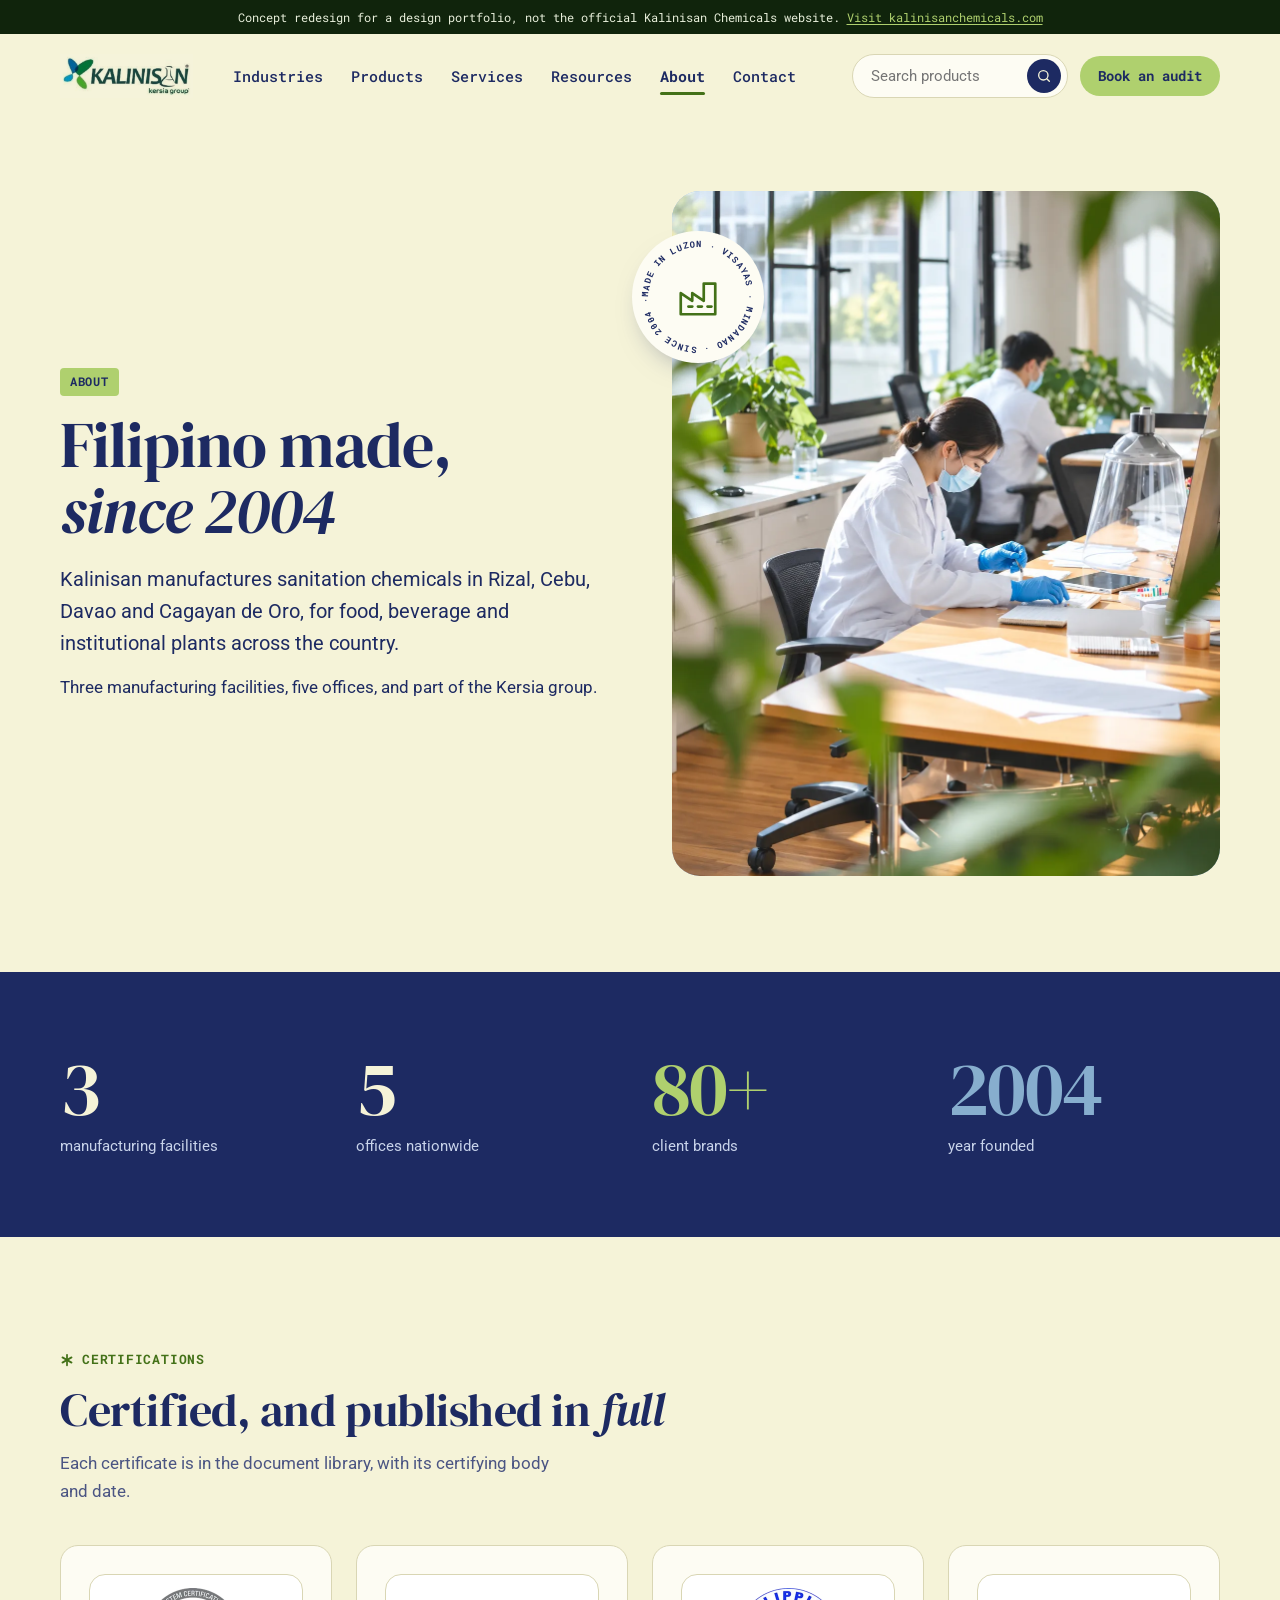
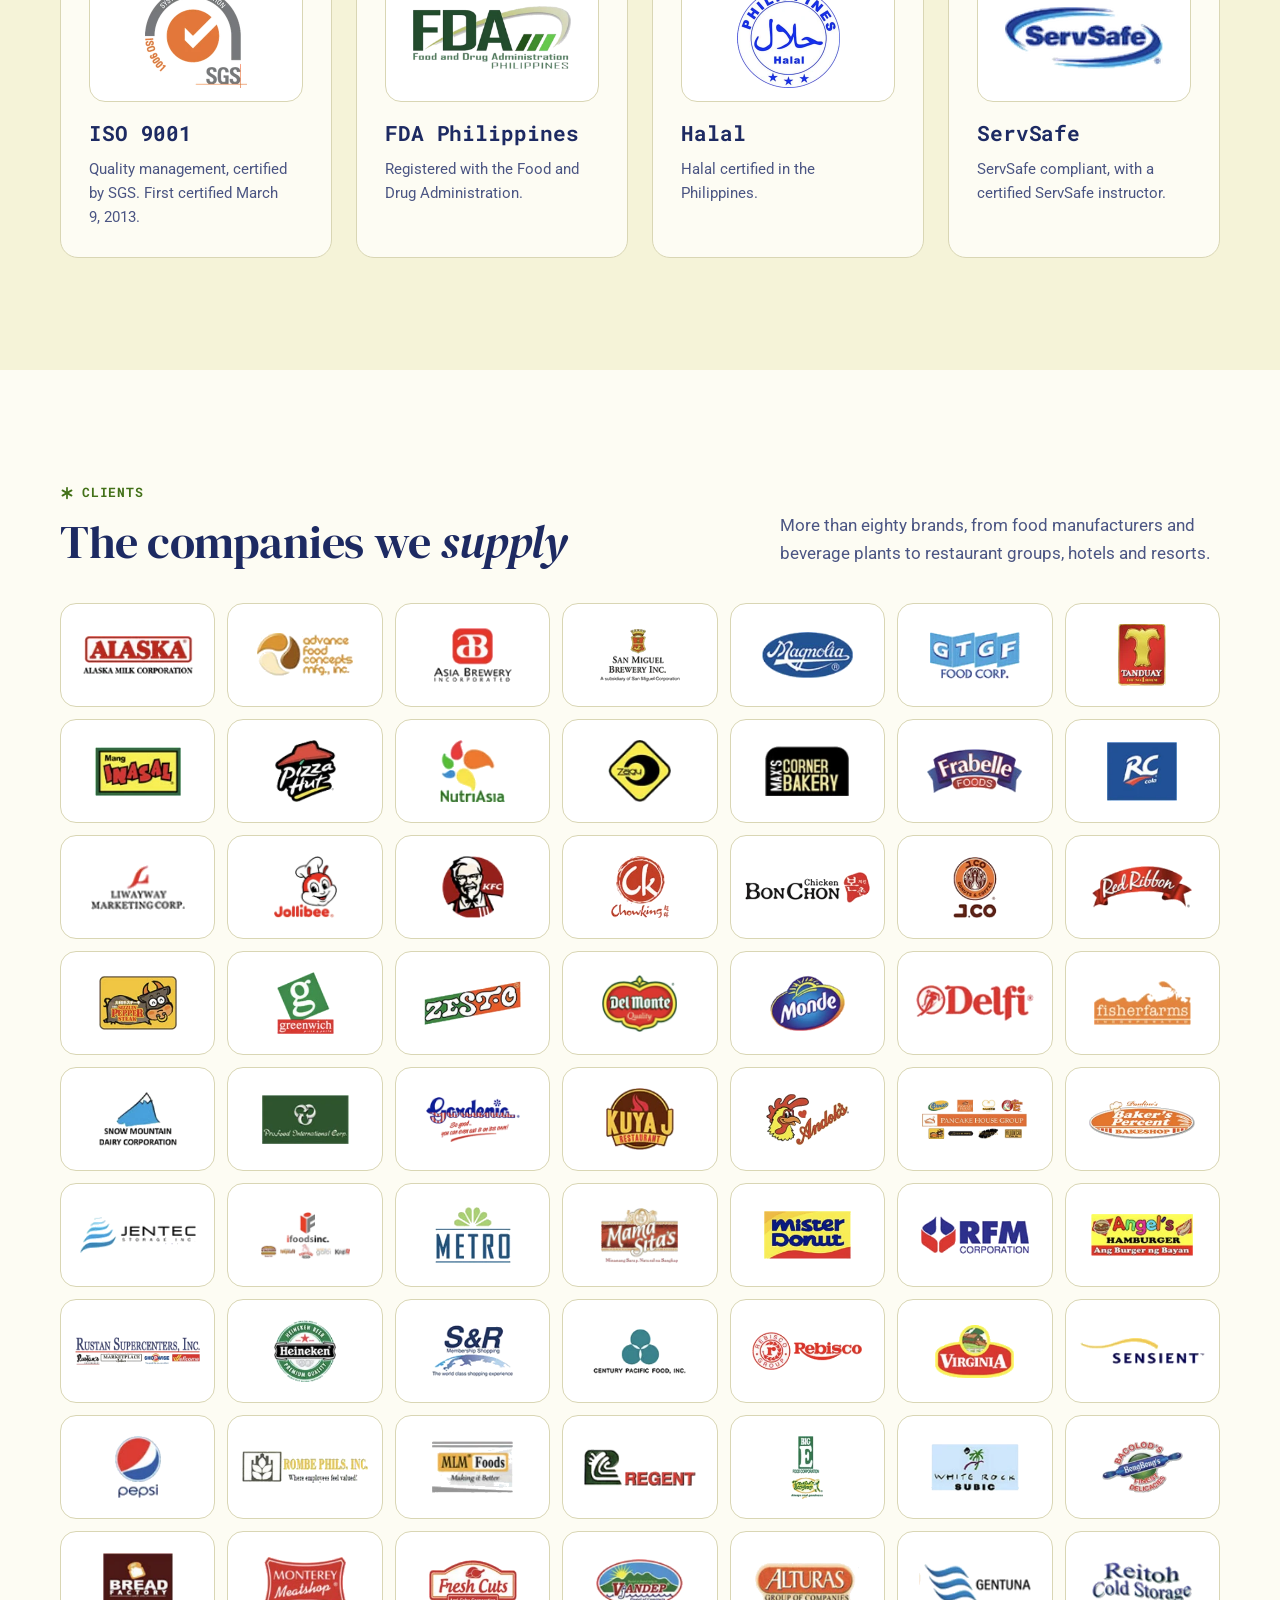
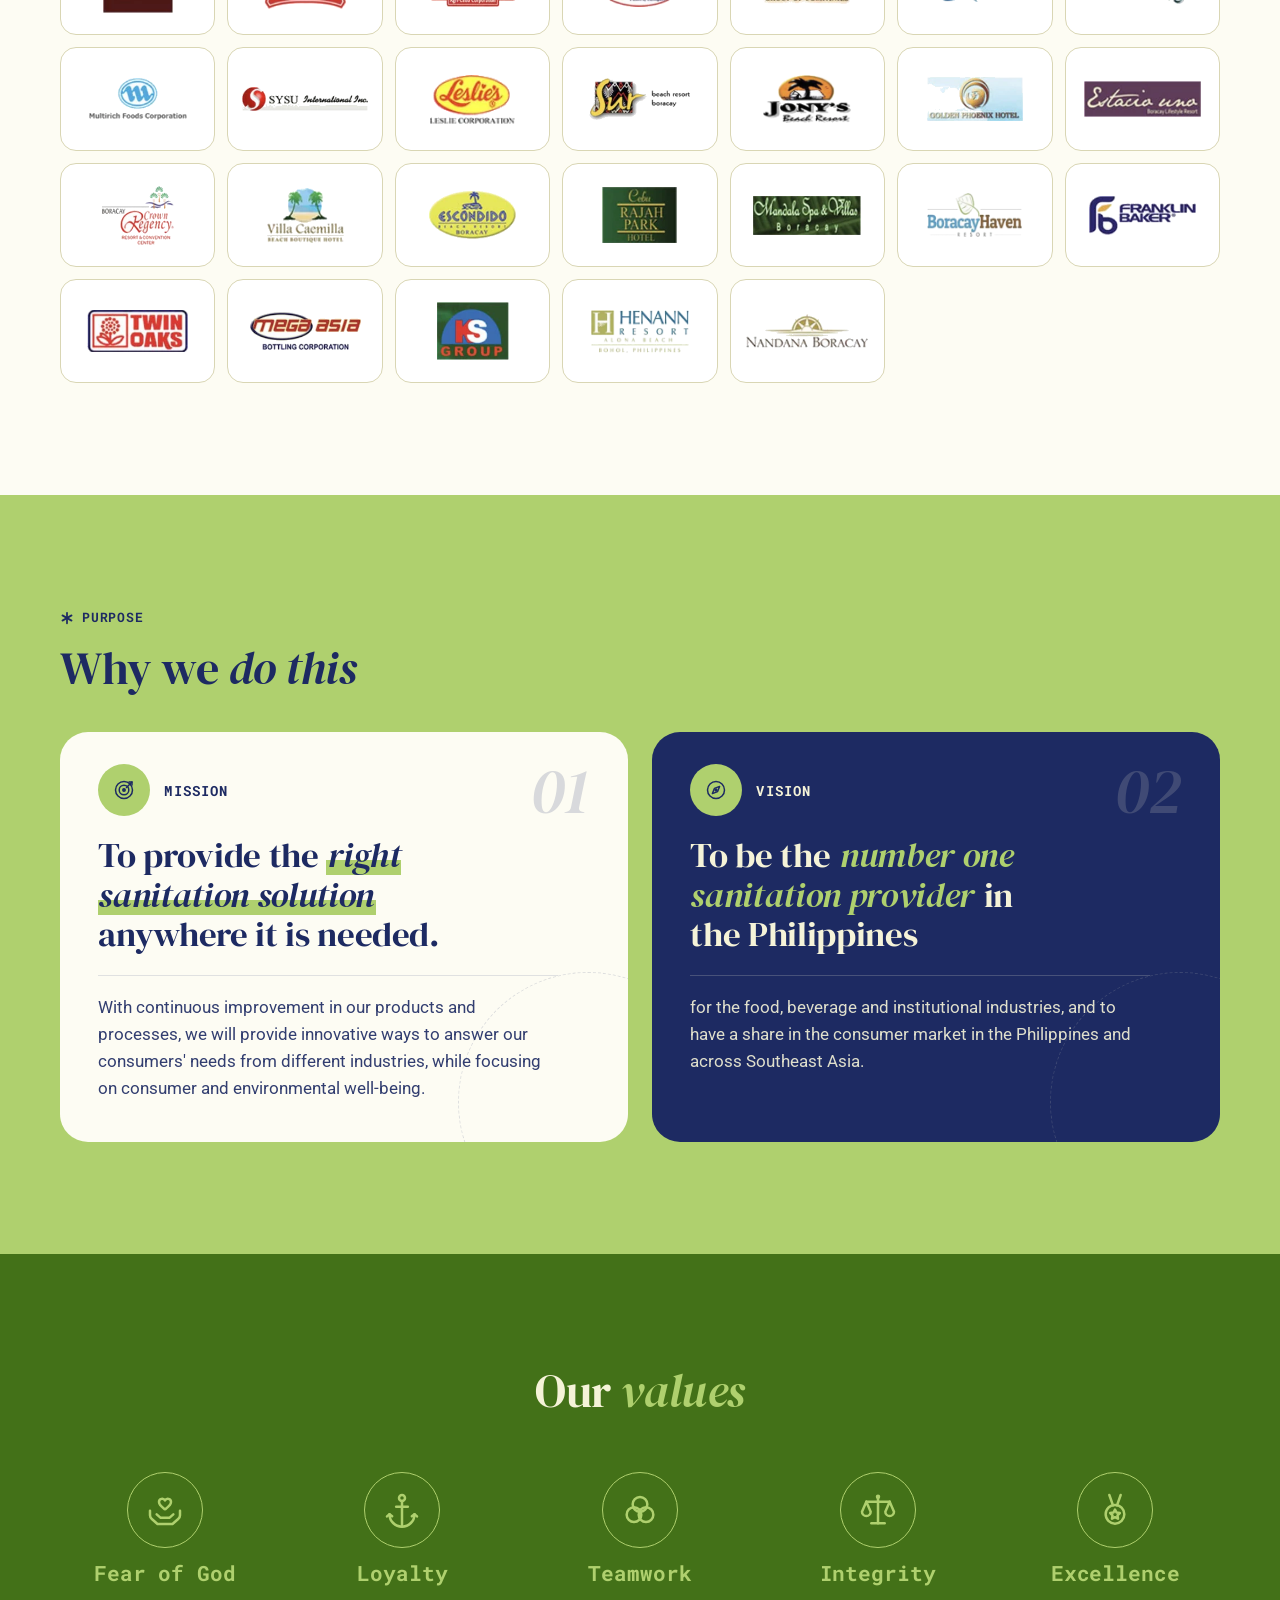
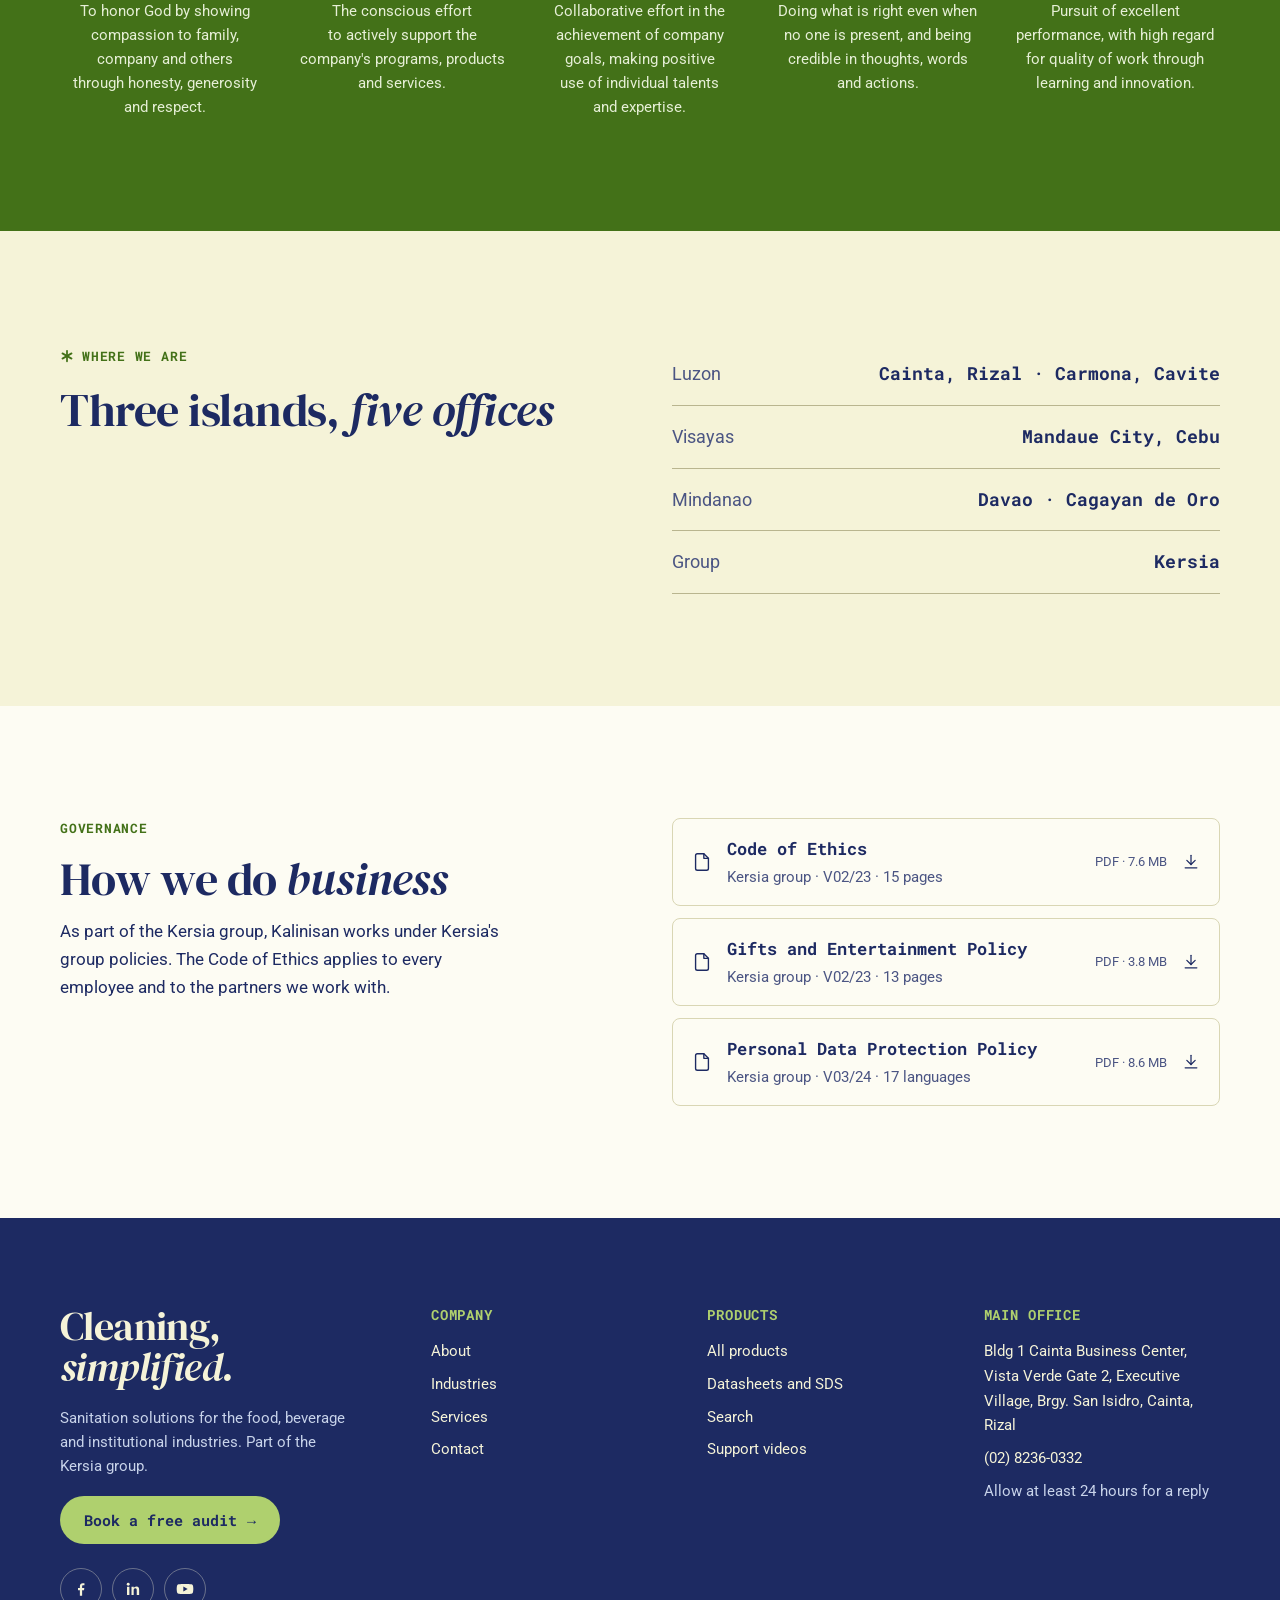
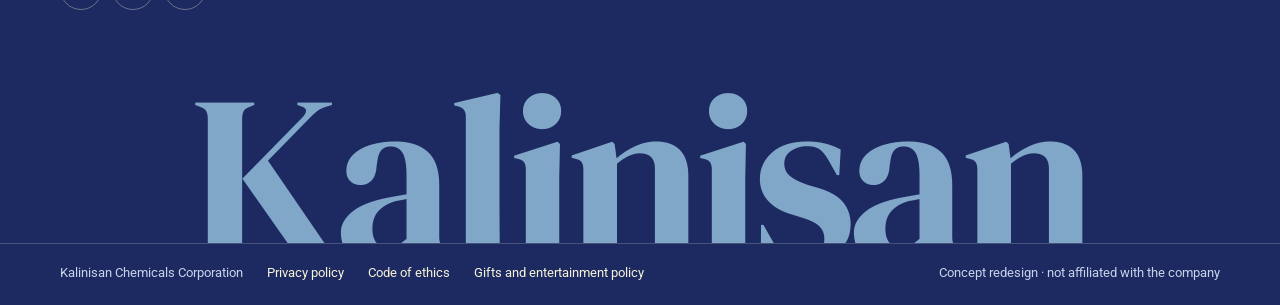
<file: about.html>
<!doctype html>
<html lang="en">
<head>
<meta charset="utf-8">
<meta name="viewport" content="width=device-width, initial-scale=1">
<title>About, Kalinisan concept redesign</title>
<meta name="description" content="Concept redesign of the Kalinisan Chemicals website, made for a design portfolio. Not affiliated with Kalinisan Chemicals Corporation.">
<meta name="robots" content="noindex, nofollow">
<meta property="og:title" content="About, Kalinisan concept redesign">
<meta property="og:description" content="Concept redesign for a design portfolio. Not the official Kalinisan Chemicals website.">
<link rel="icon" href="images/logo.png">
<link rel="preconnect" href="https://fonts.googleapis.com">
<link rel="stylesheet" href="https://fonts.googleapis.com/css2?family=DM+Serif+Display:ital@0;1&amp;family=Roboto+Mono:wght@400..700&amp;family=Roboto:ital,wght@0,300..700;1,400&amp;display=swap">
<link rel="stylesheet" href="assets/site.css">
<script src="assets/site.js" defer></script>
</head>
<body>
<div class="concept-bar">Concept redesign for a design portfolio, not the official Kalinisan Chemicals website. <a href="https://kalinisanchemicals.com/" target="_blank" rel="noopener">Visit kalinisanchemicals.com</a></div>
<div class="page">
<header class="site-header">
  <div class="wrap bar">
    <a class="logo" href="index.html"><img src="images/logo.png" alt="Kalinisan Chemicals, part of the Kersia group"></a>
    <nav class="main" aria-label="Main"><a href="industries.html">Industries</a><a href="products.html">Products</a><a href="services.html">Services</a><a href="resources.html">Resources</a><a href="about.html" aria-current="page">About</a><a href="contact.html">Contact</a></nav>
    <div class="tools">
      <form class="search-field" role="search" action="search.html"><label class="sr" for="hq">Search products</label><input id="hq" name="q" type="search" placeholder="Search products"><button type="submit" aria-label="Search"><svg width="16" height="16" viewBox="0 0 24 24" fill="none" stroke="currentColor" stroke-width="2" stroke-linecap="round" stroke-linejoin="round" aria-hidden="true"><circle cx="11" cy="11" r="7"></circle><path d="M20 20l-3.5-3.5"></path></svg></button></form>
      <a class="btn btn-primary btn-sm" href="contact.html">Book an audit</a>
    </div>
    <details class="menu-toggle"><summary aria-label="Menu"><svg width="22" height="22" viewBox="0 0 24 24" fill="none" stroke="currentColor" stroke-width="2" stroke-linecap="round" stroke-linejoin="round" aria-hidden="true"><path d="M4 7h16"></path><path d="M4 12h16"></path><path d="M4 17h16"></path></svg></summary><div class="panel"><a href="industries.html">Industries</a><a href="products.html">Products</a><a href="services.html">Services</a><a href="resources.html">Resources</a><a href="about.html">About</a><a href="contact.html">Contact</a><a href="search.html">Search</a><a href="contact.html">Book a free audit</a></div></details>
  </div>
</header>
<main>
<section class="page-hero bg-beige">
  <div class="wrap split">
    <div>
      <span class="tag">About</span>
      <h1 class="h1">Filipino made, <span class="it">since 2004</span></h1>
      <p class="lede">Kalinisan manufactures sanitation chemicals in Rizal, Cebu, Davao and Cagayan de Oro, for food, beverage and institutional plants across the country.</p>
      <p style="margin-top: 14px; max-width: 54ch">Three manufacturing facilities, five offices, and part of the Kersia group.</p>
    </div>
    <div style="position: relative">
      <div class="photo blue round reveal-scale" style="aspect-ratio: 4 / 5"><span class="ph-fill"></span><img class="ph-img" src="images/photos/qa-lab.webp" alt="Quality staff in lab coats and gloves at work" style="object-position: 40% 50%" loading="lazy"></div>
      <div style="position: absolute; left: -40px; top: 40px"><div class="badge-spin"><svg class="ring" viewBox="0 0 120 120" aria-hidden="true"><defs><path id="ring5" d="M60,60 m-45,0 a45,45 0 1,1 90,0 a45,45 0 1,1 -90,0"></path></defs><text font-family="Roboto Mono, monospace" font-size="8" font-weight="700" letter-spacing="0" fill="#1d2a62"><textPath href="#ring5" textLength="281" lengthAdjust="spacing">MADE IN LUZON · VISAYAS · MINDANAO · SINCE 2004 · </textPath></text></svg><span class="core"><svg width="46" height="46" viewBox="0 0 24 24" fill="none" stroke="currentColor" stroke-width="1.4" stroke-linecap="round" stroke-linejoin="round" aria-hidden="true"><path d="M3 21V10l6 4V10l6 4V5h6v16z"></path><path d="M7 17h2"></path><path d="M12 17h2"></path><path d="M17 17h2"></path></svg></span></div></div>
    </div>
  </div>
</section>

<section class="bg-delft" style="padding: 80px 0">
  <div class="wrap grid g4 reveal">
    <div class="stat"><p class="n num">3</p><p class="l muted">manufacturing facilities</p></div>
    <div class="stat"><p class="n num">5</p><p class="l muted">offices nationwide</p></div>
    <div class="stat"><p class="n num" style="color: #afd06e">80+</p><p class="l muted">client brands</p></div>
    <div class="stat"><p class="n num" style="color: #87aece">2004</p><p class="l muted">year founded</p></div>
  </div>
</section>

<section class="section bg-beige">
  <div class="wrap">
    <div class="reveal" style="display: flex; flex-direction: column; gap: 14px; margin-bottom: 40px">
      <span class="eyebrow"><svg width="14" height="14" viewBox="0 0 24 24" fill="none" stroke="currentColor" stroke-width="3" stroke-linecap="round" stroke-linejoin="round" aria-hidden="true"><path d="M12 3v18"></path><path d="M4.2 7.5l15.6 9"></path><path d="M4.2 16.5l15.6-9"></path></svg> Certifications</span>
      <h2 class="h2">Certified, and published in <span class="it">full</span></h2>
      <p class="muted" style="max-width: 56ch">Each certificate is in the document library, with its certifying body and date.</p>
    </div>
    <div class="grid g4">
      <article class="card card-hover reveal cert"><span class="seal-img"><img src="images/certs/iso-9001-sgs.webp" alt="ISO 9001 system certification by SGS"></span><h3 class="h3">ISO 9001</h3><p class="small muted">Quality management, certified by SGS. First certified March 9, 2013.</p></article>
      <article class="card card-hover reveal cert"><span class="seal-img"><img src="images/certs/fda-philippines.webp" alt="Food and Drug Administration Philippines"></span><h3 class="h3">FDA Philippines</h3><p class="small muted">Registered with the Food and Drug Administration.</p></article>
      <article class="card card-hover reveal cert"><span class="seal-img"><img src="images/certs/halal-philippines.webp" alt="Philippines Halal seal"></span><h3 class="h3">Halal</h3><p class="small muted">Halal certified in the Philippines.</p></article>
      <article class="card card-hover reveal cert"><span class="seal-img"><img src="images/certs/servsafe.webp" alt="ServSafe"></span><h3 class="h3">ServSafe</h3><p class="small muted">ServSafe compliant, with a certified ServSafe instructor.</p></article>
    </div>
  </div>
</section>

<section class="section bg-paper">
  <div class="wrap">
    <div class="reveal" style="display: flex; flex-wrap: wrap; align-items: end; justify-content: space-between; gap: 20px; margin-bottom: 36px">
      <div style="display: flex; flex-direction: column; gap: 14px">
        <span class="eyebrow"><svg width="14" height="14" viewBox="0 0 24 24" fill="none" stroke="currentColor" stroke-width="3" stroke-linecap="round" stroke-linejoin="round" aria-hidden="true"><path d="M12 3v18"></path><path d="M4.2 7.5l15.6 9"></path><path d="M4.2 16.5l15.6-9"></path></svg> Clients</span>
        <h2 class="h2">The companies we <span class="it">supply</span></h2>
      </div>
      <p class="muted" style="max-width: 44ch">More than eighty brands, from food manufacturers and beverage plants to restaurant groups, hotels and resorts.</p>
    </div>
    <ul class="logo-wall reveal" aria-label="Client brands"><li><img src="images/clients/alaska-milk-corporation.webp" alt="Alaska Milk Corporation" width="110" height="38" loading="lazy"></li><li><img src="images/clients/advance-food-concepts.webp" alt="Advance Food Concepts" width="96" height="44" loading="lazy"></li><li><img src="images/clients/asia-brewery.webp" alt="Asia Brewery" width="78" height="54" loading="lazy"></li><li><img src="images/clients/san-miguel-brewery.webp" alt="San Miguel Brewery" width="80" height="53" loading="lazy"></li><li><img src="images/clients/magnolia.webp" alt="Magnolia" width="91" height="46" loading="lazy"></li><li><img src="images/clients/gtgf-food-corp.webp" alt="GTGF Food Corp." width="90" height="47" loading="lazy"></li><li><img src="images/clients/tanduay.webp" alt="Tanduay" width="48" height="62" loading="lazy"></li><li><img src="images/clients/mang-inasal.webp" alt="Mang Inasal" width="86" height="49" loading="lazy"></li><li><img src="images/clients/pizza-hut.webp" alt="Pizza Hut" width="61" height="62" loading="lazy"></li><li><img src="images/clients/nutriasia.webp" alt="NutriAsia" width="65" height="62" loading="lazy"></li><li><img src="images/clients/zagu.webp" alt="Zagu" width="63" height="62" loading="lazy"></li><li><img src="images/clients/maxs-corner-bakery.webp" alt="Max&#39;s Corner Bakery" width="84" height="50" loading="lazy"></li><li><img src="images/clients/frabelle-foods.webp" alt="Frabelle Foods" width="95" height="44" loading="lazy"></li><li><img src="images/clients/rc-cola.webp" alt="RC Cola" width="70" height="60" loading="lazy"></li><li><img src="images/clients/liwayway-marketing.webp" alt="Liwayway Marketing" width="94" height="45" loading="lazy"></li><li><img src="images/clients/jollibee.webp" alt="Jollibee" width="63" height="62" loading="lazy"></li><li><img src="images/clients/kfc.webp" alt="KFC" width="62" height="62" loading="lazy"></li><li><img src="images/clients/chowking.webp" alt="Chowking" width="58" height="62" loading="lazy"></li><li><img src="images/clients/bonchon.webp" alt="Bonchon" width="131" height="32" loading="lazy"></li><li><img src="images/clients/j-co.webp" alt="J.CO" width="44" height="62" loading="lazy"></li><li><img src="images/clients/red-ribbon.webp" alt="Red Ribbon" width="100" height="42" loading="lazy"></li><li><img src="images/clients/pepper-steak.webp" alt="Pepper Steak" width="78" height="54" loading="lazy"></li><li><img src="images/clients/greenwich.webp" alt="Greenwich" width="57" height="62" loading="lazy"></li><li><img src="images/clients/zest-o.webp" alt="Zest-O" width="97" height="43" loading="lazy"></li><li><img src="images/clients/del-monte.webp" alt="Del Monte" width="75" height="56" loading="lazy"></li><li><img src="images/clients/monde.webp" alt="Monde" width="75" height="56" loading="lazy"></li><li><img src="images/clients/delfi.webp" alt="Delfi" width="118" height="36" loading="lazy"></li><li><img src="images/clients/fisher-farms.webp" alt="Fisher Farms" width="97" height="43" loading="lazy"></li><li><img src="images/clients/snow-mountain-dairy.webp" alt="Snow Mountain Dairy" width="78" height="54" loading="lazy"></li><li><img src="images/clients/profood-international.webp" alt="Profood International" width="87" height="49" loading="lazy"></li><li><img src="images/clients/gardenia.webp" alt="Gardenia" width="94" height="45" loading="lazy"></li><li><img src="images/clients/kuya-j.webp" alt="Kuya J" width="68" height="62" loading="lazy"></li><li><img src="images/clients/andoks.webp" alt="Andok&#39;s" width="83" height="51" loading="lazy"></li><li><img src="images/clients/pancake-house-group.webp" alt="Pancake House Group" width="105" height="40" loading="lazy"></li><li><img src="images/clients/paulines-bakers-percent.webp" alt="Pauline&#39;s Baker&#39;s Percent" width="106" height="39" loading="lazy"></li><li><img src="images/clients/jentec-storage.webp" alt="Jentec Storage" width="116" height="36" loading="lazy"></li><li><img src="images/clients/ifoods-inc.webp" alt="ifoods inc." width="89" height="47" loading="lazy"></li><li><img src="images/clients/metro.webp" alt="Metro" width="76" height="56" loading="lazy"></li><li><img src="images/clients/mama-sitas.webp" alt="Mama Sita&#39;s" width="77" height="55" loading="lazy"></li><li><img src="images/clients/mister-donut.webp" alt="Mister Donut" width="87" height="48" loading="lazy"></li><li><img src="images/clients/rfm-corporation.webp" alt="RFM Corporation" width="108" height="39" loading="lazy"></li><li><img src="images/clients/angels-hamburger.webp" alt="Angel&#39;s Hamburger" width="102" height="41" loading="lazy"></li><li><img src="images/clients/rustan-supercenters.webp" alt="Rustan Supercenters" width="132" height="29" loading="lazy"></li><li><img src="images/clients/heineken.webp" alt="Heineken" width="62" height="62" loading="lazy"></li><li><img src="images/clients/s-r-membership-shopping.webp" alt="S&amp;R Membership Shopping" width="81" height="52" loading="lazy"></li><li><img src="images/clients/century-pacific-food.webp" alt="Century Pacific Food" width="93" height="45" loading="lazy"></li><li><img src="images/clients/rebisco.webp" alt="Rebisco" width="110" height="38" loading="lazy"></li><li><img src="images/clients/virginia.webp" alt="Virginia" width="79" height="53" loading="lazy"></li><li><img src="images/clients/sensient.webp" alt="Sensient" width="132" height="27" loading="lazy"></li><li><img src="images/clients/pepsi.webp" alt="Pepsi" width="46" height="62" loading="lazy"></li><li><img src="images/clients/rombe-phils.webp" alt="Rombe Phils." width="128" height="33" loading="lazy"></li><li><img src="images/clients/mlm-foods.webp" alt="MLM Foods" width="81" height="52" loading="lazy"></li><li><img src="images/clients/regent.webp" alt="Regent" width="112" height="37" loading="lazy"></li><li><img src="images/clients/big-e-food-corporation.webp" alt="Big E Food Corporation" width="32" height="62" loading="lazy"></li><li><img src="images/clients/white-rock-subic.webp" alt="White Rock Subic" width="88" height="48" loading="lazy"></li><li><img src="images/clients/bongbongs.webp" alt="BongBong&#39;s" width="81" height="52" loading="lazy"></li><li><img src="images/clients/bread-factory.webp" alt="Bread Factory" width="70" height="60" loading="lazy"></li><li><img src="images/clients/monterey-meatshop.webp" alt="Monterey Meatshop" width="82" height="51" loading="lazy"></li><li><img src="images/clients/fresh-cuts.webp" alt="Fresh Cuts" width="88" height="47" loading="lazy"></li><li><img src="images/clients/vander.webp" alt="Vander" width="87" height="48" loading="lazy"></li><li><img src="images/clients/alturas-group.webp" alt="Alturas Group" width="104" height="40" loading="lazy"></li><li><img src="images/clients/gentuna.webp" alt="Gentuna" width="112" height="38" loading="lazy"></li><li><img src="images/clients/reitoh-cold-storage.webp" alt="Reitoh Cold Storage" width="100" height="42" loading="lazy"></li><li><img src="images/clients/multirich-foods.webp" alt="Multirich Foods" width="98" height="43" loading="lazy"></li><li><img src="images/clients/sysu-international.webp" alt="SYSU International" width="132" height="26" loading="lazy"></li><li><img src="images/clients/leslie-corporation.webp" alt="Leslie Corporation" width="85" height="49" loading="lazy"></li><li><img src="images/clients/sur-beach-resort.webp" alt="Sur Beach Resort" width="101" height="42" loading="lazy"></li><li><img src="images/clients/jonys-beach-resort.webp" alt="Jony&#39;s Beach Resort" width="88" height="48" loading="lazy"></li><li><img src="images/clients/golden-phoenix-hotel.webp" alt="Golden Phoenix Hotel" width="96" height="44" loading="lazy"></li><li><img src="images/clients/estacio-uno.webp" alt="Estacio Uno" width="117" height="36" loading="lazy"></li><li><img src="images/clients/boracay-crown-regency.webp" alt="Boracay Crown Regency" width="72" height="59" loading="lazy"></li><li><img src="images/clients/villa-caemilla.webp" alt="Villa Caemilla" width="77" height="55" loading="lazy"></li><li><img src="images/clients/escondido-beach-resort.webp" alt="Escondido Beach Resort" width="87" height="48" loading="lazy"></li><li><img src="images/clients/rajah-park-hotel.webp" alt="Rajah Park Hotel" width="75" height="56" loading="lazy"></li><li><img src="images/clients/mandala-spa-villas.webp" alt="Mandala Spa &amp; Villas" width="108" height="39" loading="lazy"></li><li><img src="images/clients/boracay-haven-resort.webp" alt="Boracay Haven Resort" width="95" height="44" loading="lazy"></li><li><img src="images/clients/franklin-baker.webp" alt="Franklin Baker" width="107" height="39" loading="lazy"></li><li><img src="images/clients/twin-oaks.webp" alt="Twin Oaks" width="101" height="42" loading="lazy"></li><li><img src="images/clients/mega-asia-bottling.webp" alt="Mega Asia Bottling" width="111" height="38" loading="lazy"></li><li><img src="images/clients/ks-group.webp" alt="KS Group" width="72" height="58" loading="lazy"></li><li><img src="images/clients/henann-resort-alona-beach.webp" alt="Henann Resort Alona Beach" width="98" height="43" loading="lazy"></li><li><img src="images/clients/nandana-boracay.webp" alt="Nandana Boracay" width="122" height="34" loading="lazy"></li></ul>
  </div>
</section>

<section class="section bg-pistachio mv">
  <div class="wrap">
    <div class="reveal" style="display: flex; flex-direction: column; gap: 14px; margin-bottom: 40px">
      <span class="eyebrow"><svg width="14" height="14" viewBox="0 0 24 24" fill="none" stroke="currentColor" stroke-width="3" stroke-linecap="round" stroke-linejoin="round" aria-hidden="true"><path d="M12 3v18"></path><path d="M4.2 7.5l15.6 9"></path><path d="M4.2 16.5l15.6-9"></path></svg> Purpose</span>
      <h2 class="h2">Why we <span class="it">do this</span></h2>
    </div>
    <div class="mv-grid">
      <article class="mv-card reveal">
        <div class="mv-top"><span class="mv-ic"><svg width="24" height="24" viewBox="0 0 24 24" fill="none" stroke="currentColor" stroke-width="1.5" stroke-linecap="round" stroke-linejoin="round" aria-hidden="true"><circle cx="12" cy="12" r="8.5"/><circle cx="12" cy="12" r="4.8"/><circle cx="12" cy="12" r="1.2" fill="currentColor"/><path d="M14.5 9.5L20 4"/><path d="M17 4h3v3"/></svg></span><span class="mv-label">Mission</span><span class="mv-num" aria-hidden="true">01</span></div>
        <p class="mv-lead">To provide the <em>right sanitation solution</em> anywhere it is needed.</p>
        <p class="mv-body">With continuous improvement in our products and processes, we will provide innovative ways to answer our consumers' needs from different industries, while focusing on consumer and environmental well-being.</p>
      </article>
      <article class="mv-card mv-dark reveal">
        <div class="mv-top"><span class="mv-ic"><svg width="24" height="24" viewBox="0 0 24 24" fill="none" stroke="currentColor" stroke-width="1.5" stroke-linecap="round" stroke-linejoin="round" aria-hidden="true"><circle cx="12" cy="12" r="8.5"/><path d="M15.6 8.4l-2 5.2-5.2 2 2-5.2z"/><circle cx="12" cy="12" r=".9" fill="currentColor"/></svg></span><span class="mv-label">Vision</span><span class="mv-num" aria-hidden="true">02</span></div>
        <p class="mv-lead">To be the <em>number one sanitation provider</em> in the Philippines</p>
        <p class="mv-body">for the food, beverage and institutional industries, and to have a share in the consumer market in the Philippines and across Southeast Asia.</p>
      </article>
    </div>
  </div>
</section>

<section class="section bg-fern" style="text-align: center">
  <div class="wrap">
    <h2 class="h2 reveal" style="margin-bottom: 56px">Our <span class="it" style="color: #afd06e">values</span></h2>
    <div class="grid values">
      <div class="reveal"><span class="vstar v-care"><svg width="34" height="34" viewBox="0 0 24 24" fill="none" stroke="currentColor" stroke-width="1.5" stroke-linecap="round" stroke-linejoin="round" aria-hidden="true"><path class="i-heart" d="M12 11.6c-1.7-1.3-3.6-2.5-3.6-4.4a1.9 1.9 0 0 1 3.6-.9 1.9 1.9 0 0 1 3.6.9c0 1.9-1.9 3.1-3.6 4.4z"/><path d="M3 12.5v2.6a3 3 0 0 0 1.1 2.3l3.4 3h9l3.4-3a3 3 0 0 0 1.1-2.3v-2.6"/><path d="M7 14.6l2.4 2.1h5.2l2.4-2.1"/></svg></span><h3 class="h3">Fear of God</h3><p class="small">To honor God by showing compassion to family, company and others through honesty, generosity and respect.</p></div>
      <div class="reveal"><span class="vstar v-anchor"><svg width="34" height="34" viewBox="0 0 24 24" fill="none" stroke="currentColor" stroke-width="1.5" stroke-linecap="round" stroke-linejoin="round" aria-hidden="true"><g class="i-anchor"><circle cx="12" cy="4.8" r="1.8"/><path d="M12 6.6V21"/><path d="M8.5 10h7"/><path d="M4.5 14.5a7.5 7.5 0 0 0 15 0"/><path d="M3 15.8l1.5-1.3 1.6 1.2"/><path d="M21 15.8l-1.5-1.3-1.6 1.2"/></g></svg></span><h3 class="h3">Loyalty</h3><p class="small">The conscious effort to actively support the company's programs, products and services.</p></div>
      <div class="reveal"><span class="vstar v-team"><svg width="34" height="34" viewBox="0 0 24 24" fill="none" stroke="currentColor" stroke-width="1.5" stroke-linecap="round" stroke-linejoin="round" aria-hidden="true"><circle class="i-a" cx="12" cy="8.6" r="4.4"/><circle class="i-b" cx="8.4" cy="14.8" r="4.4"/><circle class="i-c" cx="15.6" cy="14.8" r="4.4"/></svg></span><h3 class="h3">Teamwork</h3><p class="small">Collaborative effort in the achievement of company goals, making positive use of individual talents and expertise.</p></div>
      <div class="reveal"><span class="vstar v-scale"><svg width="34" height="34" viewBox="0 0 24 24" fill="none" stroke="currentColor" stroke-width="1.5" stroke-linecap="round" stroke-linejoin="round" aria-hidden="true"><path d="M12 4v16"/><path d="M8 20h8"/><circle cx="12" cy="4" r=".6"/><g class="i-beam"><path d="M5 7h14"/><path d="M5 7l-2.6 6a2.6 2.6 0 0 0 5.2 0z"/><path d="M19 7l-2.6 6a2.6 2.6 0 0 0 5.2 0z"/></g></svg></span><h3 class="h3">Integrity</h3><p class="small">Doing what is right even when no one is present, and being credible in thoughts, words and actions.</p></div>
      <div class="reveal"><span class="vstar v-medal"><svg width="34" height="34" viewBox="0 0 24 24" fill="none" stroke="currentColor" stroke-width="1.5" stroke-linecap="round" stroke-linejoin="round" aria-hidden="true"><path d="M8.6 3l2.2 6.2"/><path d="M15.4 3l-2.2 6.2"/><g class="i-medal"><circle cx="12" cy="14.6" r="5.6"/><path d="M12 11.7l.9 1.8 2 .3-1.4 1.4.3 2-1.8-.9-1.8.9.3-2-1.4-1.4 2-.3z"/></g></svg></span><h3 class="h3">Excellence</h3><p class="small">Pursuit of excellent performance, with high regard for quality of work through learning and innovation.</p></div>
    </div>
  </div>
</section>

<section class="section bg-beige">
  <div class="wrap split" style="align-items: start">
    <div class="reveal">
      <span class="eyebrow"><svg width="14" height="14" viewBox="0 0 24 24" fill="none" stroke="currentColor" stroke-width="3" stroke-linecap="round" stroke-linejoin="round" aria-hidden="true"><path d="M12 3v18"></path><path d="M4.2 7.5l15.6 9"></path><path d="M4.2 16.5l15.6-9"></path></svg> Where we are</span>
      <h2 class="h2" style="margin-top: 14px">Three islands, <span class="it">five offices</span></h2>
    </div>
    <dl class="where reveal">
      <div><dt>Luzon</dt><dd>Cainta, Rizal · Carmona, Cavite</dd></div>
      <div><dt>Visayas</dt><dd>Mandaue City, Cebu</dd></div>
      <div><dt>Mindanao</dt><dd>Davao · Cagayan de Oro</dd></div>
      <div><dt>Group</dt><dd>Kersia</dd></div>
    </dl>
  </div>
</section>

<section class="section bg-paper" id="governance">
  <div class="wrap split" style="align-items: start">
    <div class="reveal" style="display: flex; flex-direction: column; gap: 14px">
      <span class="eyebrow">Governance</span>
      <h2 class="h2">How we do <span class="it">business</span></h2>
      <p style="max-width: 44ch">As part of the Kersia group, Kalinisan works under Kersia's group policies. The Code of Ethics applies to every employee and to the partners we work with.</p>
    </div>
    <div class="reveal" style="display: flex; flex-direction: column; gap: 12px">
      <a class="doc" href="https://kalinisanchemicals.com/wp-content/uploads/2025/08/CODE-OF-ETHICS-KERSIA-2023-10-23-English.pdf" target="_blank" rel="noopener"><svg width="22" height="22" viewBox="0 0 24 24" fill="none" stroke="currentColor" stroke-width="1.5" stroke-linecap="round" stroke-linejoin="round" aria-hidden="true"><path d="M14 3H7a2 2 0 0 0-2 2v14a2 2 0 0 0 2 2h10a2 2 0 0 0 2-2V8z"></path><path d="M14 3v5h5"></path></svg><span style="display: flex; flex-direction: column; gap: 2px"><b style="font-family: var(--round)">Code of Ethics</b><span class="small muted">Kersia group · V02/23 · 15 pages</span></span><span class="meta">PDF · 7.6 MB</span><svg width="20" height="20" viewBox="0 0 24 24" fill="none" stroke="currentColor" stroke-width="1.5" stroke-linecap="round" stroke-linejoin="round" aria-hidden="true"><path d="M12 4v11"></path><path d="M7 10l5 5 5-5"></path><path d="M5 19h14"></path></svg></a>
      <a class="doc" href="https://kalinisanchemicals.com/wp-content/uploads/2025/08/Gifts-and-Entertainment-Policy-2023-12-English.pdf" target="_blank" rel="noopener"><svg width="22" height="22" viewBox="0 0 24 24" fill="none" stroke="currentColor" stroke-width="1.5" stroke-linecap="round" stroke-linejoin="round" aria-hidden="true"><path d="M14 3H7a2 2 0 0 0-2 2v14a2 2 0 0 0 2 2h10a2 2 0 0 0 2-2V8z"></path><path d="M14 3v5h5"></path></svg><span style="display: flex; flex-direction: column; gap: 2px"><b style="font-family: var(--round)">Gifts and Entertainment Policy</b><span class="small muted">Kersia group · V02/23 · 13 pages</span></span><span class="meta">PDF · 3.8 MB</span><svg width="20" height="20" viewBox="0 0 24 24" fill="none" stroke="currentColor" stroke-width="1.5" stroke-linecap="round" stroke-linejoin="round" aria-hidden="true"><path d="M12 4v11"></path><path d="M7 10l5 5 5-5"></path><path d="M5 19h14"></path></svg></a>
      <a class="doc" href="https://kalinisanchemicals.com/wp-content/uploads/2025/06/Privacy-Policy.pdf" target="_blank" rel="noopener"><svg width="22" height="22" viewBox="0 0 24 24" fill="none" stroke="currentColor" stroke-width="1.5" stroke-linecap="round" stroke-linejoin="round" aria-hidden="true"><path d="M14 3H7a2 2 0 0 0-2 2v14a2 2 0 0 0 2 2h10a2 2 0 0 0 2-2V8z"></path><path d="M14 3v5h5"></path></svg><span style="display: flex; flex-direction: column; gap: 2px"><b style="font-family: var(--round)">Personal Data Protection Policy</b><span class="small muted">Kersia group · V03/24 · 17 languages</span></span><span class="meta">PDF · 8.6 MB</span><svg width="20" height="20" viewBox="0 0 24 24" fill="none" stroke="currentColor" stroke-width="1.5" stroke-linecap="round" stroke-linejoin="round" aria-hidden="true"><path d="M12 4v11"></path><path d="M7 10l5 5 5-5"></path><path d="M5 19h14"></path></svg></a>
    </div>
  </div>
</section>

</main>
<footer class="site-footer">
  <div class="wrap">
    <div class="cols">
      <div style="display: flex; flex-direction: column; gap: 18px; align-items: flex-start">
        <p class="display" style="font-size: 40px">Cleaning, <span class="it">simplified.</span></p>
        <p class="small muted" style="max-width: 36ch">Sanitation solutions for the food, beverage and institutional industries. Part of the Kersia group.</p>
        <a class="btn btn-primary" href="contact.html">Book a free audit <span class="arr">→</span></a>
        <div class="social" aria-label="Kalinisan on social media"><a href="https://www.facebook.com/kalinisanchem/" target="_blank" rel="noopener" aria-label="Facebook"><svg width="18" height="18" viewBox="0 0 24 24" fill="currentColor" aria-hidden="true"><path d="M13.5 21v-7.5H16l.4-3H13.5V8.6c0-.9.3-1.5 1.5-1.5h1.6V4.4A21 21 0 0 0 14.3 4.3c-2.3 0-3.8 1.4-3.8 3.9v2.3H8v3h2.5V21z"/></svg></a><a href="https://www.linkedin.com/company/kalinisan-chemicals-corporation/" target="_blank" rel="noopener" aria-label="LinkedIn"><svg width="18" height="18" viewBox="0 0 24 24" fill="currentColor" aria-hidden="true"><rect x="4" y="9" width="3.2" height="11" rx=".4"/><circle cx="5.6" cy="5.6" r="1.9"/><path d="M10 9h3v1.6c.5-.9 1.7-1.9 3.6-1.9 3 0 3.6 2 3.6 4.5V20H17v-5.9c0-1.4 0-3.1-1.9-3.1s-2.2 1.5-2.2 3V20H10z"/></svg></a><a href="https://www.youtube.com/channel/UCaSvjuYk-z8t2TSqQRQxuMQ" target="_blank" rel="noopener" aria-label="YouTube"><svg width="20" height="20" viewBox="0 0 24 24" fill="currentColor" aria-hidden="true"><path d="M21.6 8.2a2.6 2.6 0 0 0-1.8-1.8C18.2 6 12 6 12 6s-6.2 0-7.8.4A2.6 2.6 0 0 0 2.4 8.2 27 27 0 0 0 2 12a27 27 0 0 0 .4 3.8 2.6 2.6 0 0 0 1.8 1.8C5.8 18 12 18 12 18s6.2 0 7.8-.4a2.6 2.6 0 0 0 1.8-1.8A27 27 0 0 0 22 12a27 27 0 0 0-.4-3.8zM10 15V9l5.2 3z"/></svg></a></div>
      </div>
      <div><p class="h4">Company</p><ul><li><a href="about.html">About</a></li><li><a href="industries.html">Industries</a></li><li><a href="services.html">Services</a></li><li><a href="contact.html">Contact</a></li></ul></div>
      <div><p class="h4">Products</p><ul><li><a href="products.html">All products</a></li><li><a href="resources.html">Datasheets and SDS</a></li><li><a href="search.html">Search</a></li><li><a href="support.html">Support videos</a></li></ul></div>
      <div><p class="h4">Main office</p><ul><li>Bldg 1 Cainta Business Center, Vista Verde Gate 2, Executive Village, Brgy. San Isidro, Cainta, Rizal</li><li class="num">(02) 8236-0332</li><li class="muted">Allow at least 24 hours for a reply</li></ul></div>
    </div>
  </div>
  <p class="giant" aria-hidden="true">Kalinisan</p>
  <div class="legal"><div class="wrap" style="display: flex; flex-wrap: wrap; gap: 10px 24px"><span>Kalinisan Chemicals Corporation</span><a href="https://kalinisanchemicals.com/wp-content/uploads/2025/06/Privacy-Policy.pdf" target="_blank" rel="noopener">Privacy policy</a><a href="https://kalinisanchemicals.com/wp-content/uploads/2025/08/CODE-OF-ETHICS-KERSIA-2023-10-23-English.pdf" target="_blank" rel="noopener">Code of ethics</a><a href="https://kalinisanchemicals.com/wp-content/uploads/2025/08/Gifts-and-Entertainment-Policy-2023-12-English.pdf" target="_blank" rel="noopener">Gifts and entertainment policy</a><span class="spacer">Concept redesign · not affiliated with the company</span></div></div>
</footer>
</div>
</body>
</html>
</file>
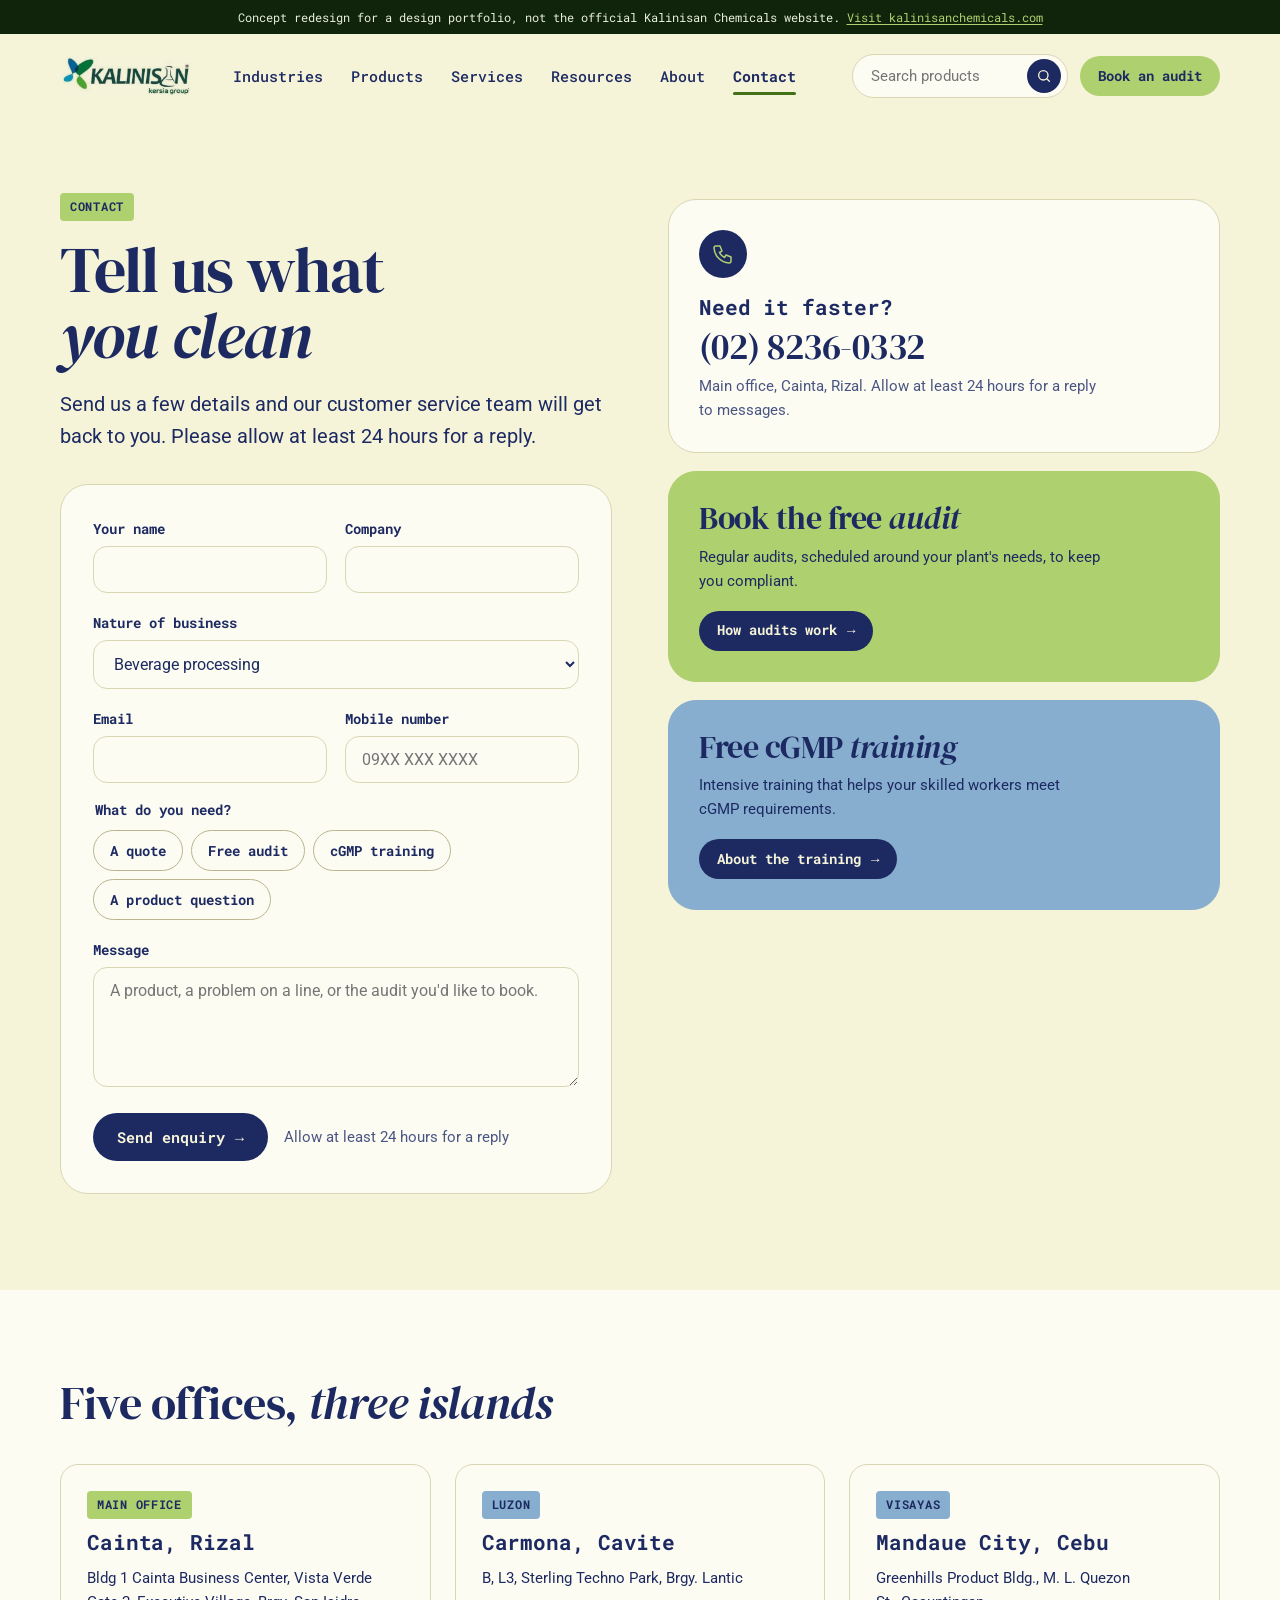
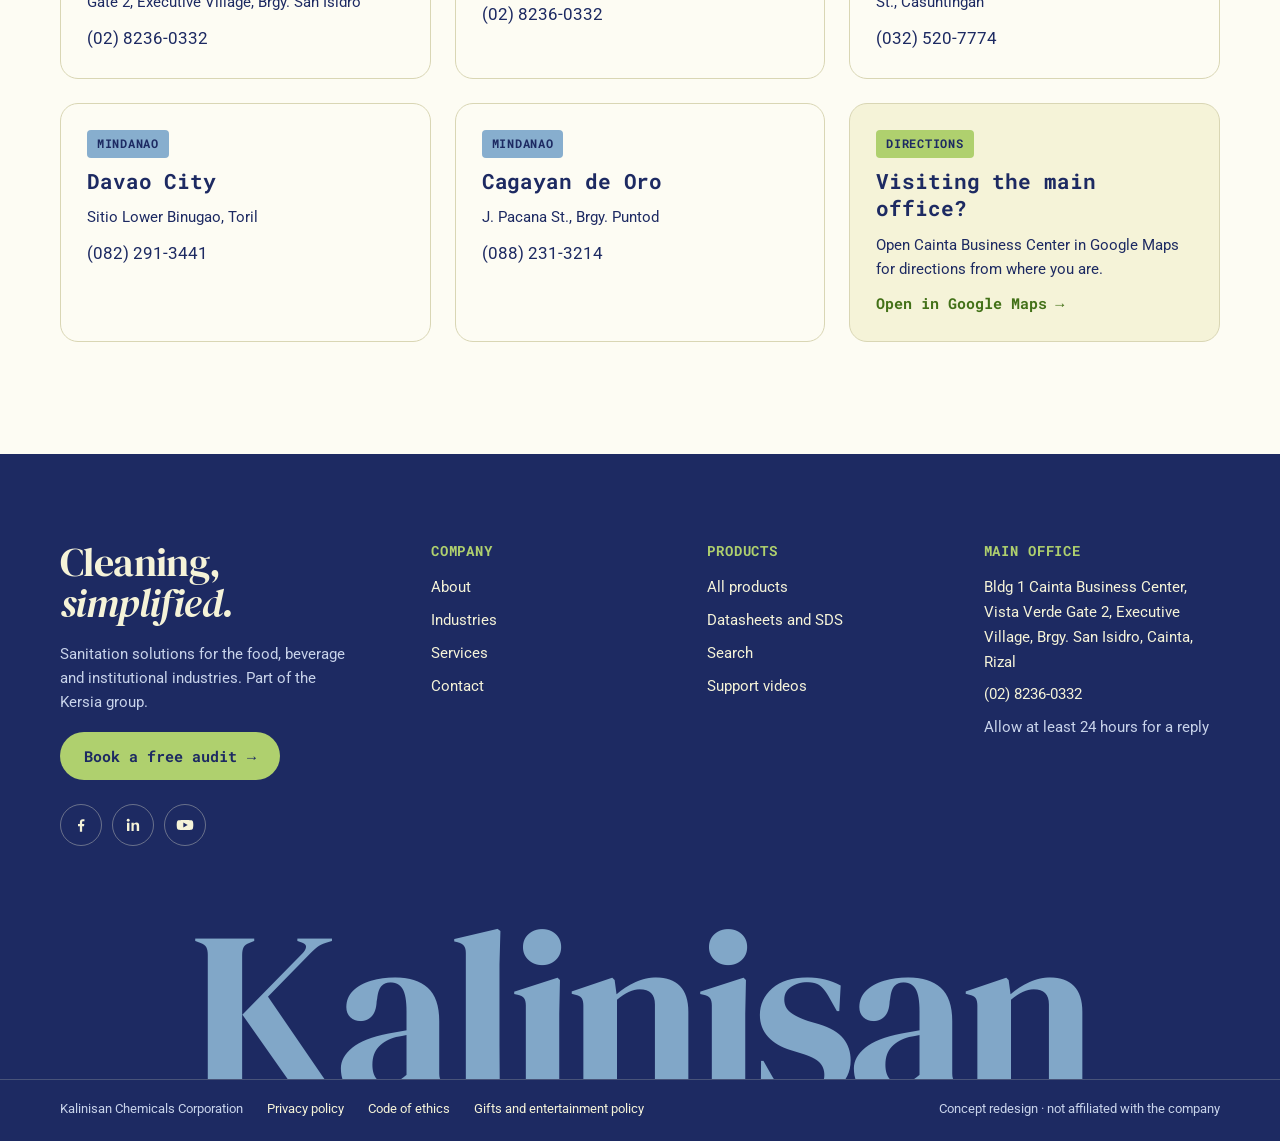
<file: contact.html>
<!doctype html>
<html lang="en">
<head>
<meta charset="utf-8">
<meta name="viewport" content="width=device-width, initial-scale=1">
<title>Contact, Kalinisan concept redesign</title>
<meta name="description" content="Concept redesign of the Kalinisan Chemicals website, made for a design portfolio. Not affiliated with Kalinisan Chemicals Corporation.">
<meta name="robots" content="noindex, nofollow">
<meta property="og:title" content="Contact, Kalinisan concept redesign">
<meta property="og:description" content="Concept redesign for a design portfolio. Not the official Kalinisan Chemicals website.">
<link rel="icon" href="images/logo.png">
<link rel="preconnect" href="https://fonts.googleapis.com">
<link rel="stylesheet" href="https://fonts.googleapis.com/css2?family=DM+Serif+Display:ital@0;1&amp;family=Roboto+Mono:wght@400..700&amp;family=Roboto:ital,wght@0,300..700;1,400&amp;display=swap">
<link rel="stylesheet" href="assets/site.css">
<script src="assets/site.js" defer></script>
</head>
<body>
<div class="concept-bar">Concept redesign for a design portfolio, not the official Kalinisan Chemicals website. <a href="https://kalinisanchemicals.com/" target="_blank" rel="noopener">Visit kalinisanchemicals.com</a></div>
<div class="page">
<header class="site-header">
  <div class="wrap bar">
    <a class="logo" href="index.html"><img src="images/logo.png" alt="Kalinisan Chemicals, part of the Kersia group"></a>
    <nav class="main" aria-label="Main"><a href="industries.html">Industries</a><a href="products.html">Products</a><a href="services.html">Services</a><a href="resources.html">Resources</a><a href="about.html">About</a><a href="contact.html" aria-current="page">Contact</a></nav>
    <div class="tools">
      <form class="search-field" role="search" action="search.html"><label class="sr" for="hq">Search products</label><input id="hq" name="q" type="search" placeholder="Search products"><button type="submit" aria-label="Search"><svg width="16" height="16" viewBox="0 0 24 24" fill="none" stroke="currentColor" stroke-width="2" stroke-linecap="round" stroke-linejoin="round" aria-hidden="true"><circle cx="11" cy="11" r="7"></circle><path d="M20 20l-3.5-3.5"></path></svg></button></form>
      <a class="btn btn-primary btn-sm" href="contact.html">Book an audit</a>
    </div>
    <details class="menu-toggle"><summary aria-label="Menu"><svg width="22" height="22" viewBox="0 0 24 24" fill="none" stroke="currentColor" stroke-width="2" stroke-linecap="round" stroke-linejoin="round" aria-hidden="true"><path d="M4 7h16"></path><path d="M4 12h16"></path><path d="M4 17h16"></path></svg></summary><div class="panel"><a href="industries.html">Industries</a><a href="products.html">Products</a><a href="services.html">Services</a><a href="resources.html">Resources</a><a href="about.html">About</a><a href="contact.html">Contact</a><a href="search.html">Search</a><a href="contact.html">Book a free audit</a></div></details>
  </div>
</header>
<main>
<section class="page-hero bg-beige">
  <div class="wrap" style="display: grid; grid-template-columns: repeat(auto-fit, minmax(min(420px, 100%), 1fr)); gap: 56px; align-items: start">
    <div>
      <span class="tag">Contact</span>
      <h1 class="h1">Tell us what <span class="it">you clean</span></h1>
      <p class="lede">Send us a few details and our customer service team will get back to you. Please allow at least 24 hours for a reply.</p>
      <form class="card" style="margin-top: 32px; padding: 32px; display: flex; flex-direction: column; gap: 18px; border-radius: 28px">
        <div class="grid" style="grid-template-columns: repeat(auto-fit, minmax(min(220px, 100%), 1fr)); gap: 18px">
          <div class="field"><label for="name">Your name</label><input id="name" type="text" autocomplete="name"></div>
          <div class="field"><label for="company">Company</label><input id="company" type="text" autocomplete="organization"></div>
        </div>
        <div class="field"><label for="business">Nature of business</label><select id="business"><option>Beverage processing</option><option>Food processing</option><option>Food service</option><option>Hospitality and laundry</option><option>Consumer and toll packing</option><option>Something else</option></select></div>
        <div class="grid" style="grid-template-columns: repeat(auto-fit, minmax(min(220px, 100%), 1fr)); gap: 18px">
          <div class="field"><label for="email">Email</label><input id="email" type="email" autocomplete="email"></div>
          <div class="field"><label for="phone">Mobile number</label><input id="phone" type="tel" placeholder="09XX XXX XXXX" autocomplete="tel"></div>
        </div>
        <fieldset style="border: 0; padding: 0; margin: 0">
          <legend class="h4" style="font-size: 14px; margin-bottom: 10px">What do you need?</legend>
          <div class="chips">
            <label class="pick"><input type="radio" name="need"><span>A quote</span></label>
            <label class="pick"><input type="radio" name="need"><span>Free audit</span></label>
            <label class="pick"><input type="radio" name="need"><span>cGMP training</span></label>
            <label class="pick"><input type="radio" name="need"><span>A product question</span></label>
          </div>
        </fieldset>
        <div class="field"><label for="message">Message</label><textarea id="message" placeholder="A product, a problem on a line, or the audit you'd like to book."></textarea></div>
        <div style="display: flex; flex-wrap: wrap; gap: 16px; align-items: center">
          <button type="button" class="btn btn-dark">Send enquiry <span class="arr">→</span></button>
          <span class="small muted">Allow at least 24 hours for a reply</span>
        </div>
      </form>
    </div>
    <aside style="display: flex; flex-direction: column; gap: 18px; padding-top: 8px">
      <div class="card reveal" style="padding: 30px; border-radius: 28px">
        <span class="feat" style="display: block; margin-bottom: 16px"><span class="ic"><svg width="24" height="24" viewBox="0 0 24 24" fill="none" stroke="currentColor" stroke-width="1.5" stroke-linecap="round" stroke-linejoin="round" aria-hidden="true"><path d="M5 4h4l2 5-2.5 1.5a11 11 0 0 0 5 5L15 13l5 2v4a2 2 0 0 1-2 2A16 16 0 0 1 3 6a2 2 0 0 1 2-2"></path></svg></span></span>
        <p class="h3">Need it faster?</p>
        <p class="display num" style="font-size: 36px; margin: 8px 0">(02) 8236-0332</p>
        <p class="small muted">Main office, Cainta, Rizal. Allow at least 24 hours for a reply to messages.</p>
      </div>
      <div class="card reveal" style="padding: 30px; border-radius: 28px; background: #afd06e; border-color: #afd06e">
        <p class="display" style="font-size: 32px">Book the free <span class="it">audit</span></p>
        <p class="small" style="margin: 10px 0 18px">Regular audits, scheduled around your plant's needs, to keep you compliant.</p>
        <a class="btn btn-dark btn-sm" href="services.html">How audits work <span class="arr">→</span></a>
      </div>
      <div class="card reveal" style="padding: 30px; border-radius: 28px; background: #87aece; border-color: #87aece">
        <p class="display" style="font-size: 32px">Free cGMP <span class="it">training</span></p>
        <p class="small" style="margin: 10px 0 18px">Intensive training that helps your skilled workers meet cGMP requirements.</p>
        <a class="btn btn-dark btn-sm" href="services.html">About the training <span class="arr">→</span></a>
      </div>
    </aside>
  </div>
</section>

<section class="section bg-paper" style="padding-top: 88px">
  <div class="wrap">
    <h2 class="h2 reveal" style="margin-bottom: 36px">Five offices, <span class="it">three islands</span></h2>
    <div class="grid g3">
      <article class="card card-hover reveal office"><span class="tag">Main office</span><h3 class="h3">Cainta, Rizal</h3><p class="small">Bldg 1 Cainta Business Center, Vista Verde Gate 2, Executive Village, Brgy. San Isidro</p><p class="num">(02) 8236-0332</p></article>
      <article class="card card-hover reveal office"><span class="tag blue">Luzon</span><h3 class="h3">Carmona, Cavite</h3><p class="small">B, L3, Sterling Techno Park, Brgy. Lantic</p><p class="num">(02) 8236-0332</p></article>
      <article class="card card-hover reveal office"><span class="tag blue">Visayas</span><h3 class="h3">Mandaue City, Cebu</h3><p class="small">Greenhills Product Bldg., M. L. Quezon St., Casuntingan</p><p class="num">(032) 520-7774</p></article>
      <article class="card card-hover reveal office"><span class="tag blue">Mindanao</span><h3 class="h3">Davao City</h3><p class="small">Sitio Lower Binugao, Toril</p><p class="num">(082) 291-3441</p></article>
      <article class="card card-hover reveal office"><span class="tag blue">Mindanao</span><h3 class="h3">Cagayan de Oro</h3><p class="small">J. Pacana St., Brgy. Puntod</p><p class="num">(088) 231-3214</p></article>
      <a class="card card-hover reveal office directions" href="https://www.google.com/maps/search/?api=1&amp;query=Cainta+Business+Center+Vista+Verde+Executive+Village+Cainta+Rizal" target="_blank" rel="noopener"><span class="tag">Directions</span><h3 class="h3">Visiting the main office?</h3><p class="small">Open Cainta Business Center in Google Maps for directions from where you are.</p><span class="link-arrow">Open in Google Maps <span class="arr">→</span></span></a>
    </div>
  </div>
</section>

</main>
<footer class="site-footer">
  <div class="wrap">
    <div class="cols">
      <div style="display: flex; flex-direction: column; gap: 18px; align-items: flex-start">
        <p class="display" style="font-size: 40px">Cleaning, <span class="it">simplified.</span></p>
        <p class="small muted" style="max-width: 36ch">Sanitation solutions for the food, beverage and institutional industries. Part of the Kersia group.</p>
        <a class="btn btn-primary" href="contact.html">Book a free audit <span class="arr">→</span></a>
        <div class="social" aria-label="Kalinisan on social media"><a href="https://www.facebook.com/kalinisanchem/" target="_blank" rel="noopener" aria-label="Facebook"><svg width="18" height="18" viewBox="0 0 24 24" fill="currentColor" aria-hidden="true"><path d="M13.5 21v-7.5H16l.4-3H13.5V8.6c0-.9.3-1.5 1.5-1.5h1.6V4.4A21 21 0 0 0 14.3 4.3c-2.3 0-3.8 1.4-3.8 3.9v2.3H8v3h2.5V21z"/></svg></a><a href="https://www.linkedin.com/company/kalinisan-chemicals-corporation/" target="_blank" rel="noopener" aria-label="LinkedIn"><svg width="18" height="18" viewBox="0 0 24 24" fill="currentColor" aria-hidden="true"><rect x="4" y="9" width="3.2" height="11" rx=".4"/><circle cx="5.6" cy="5.6" r="1.9"/><path d="M10 9h3v1.6c.5-.9 1.7-1.9 3.6-1.9 3 0 3.6 2 3.6 4.5V20H17v-5.9c0-1.4 0-3.1-1.9-3.1s-2.2 1.5-2.2 3V20H10z"/></svg></a><a href="https://www.youtube.com/channel/UCaSvjuYk-z8t2TSqQRQxuMQ" target="_blank" rel="noopener" aria-label="YouTube"><svg width="20" height="20" viewBox="0 0 24 24" fill="currentColor" aria-hidden="true"><path d="M21.6 8.2a2.6 2.6 0 0 0-1.8-1.8C18.2 6 12 6 12 6s-6.2 0-7.8.4A2.6 2.6 0 0 0 2.4 8.2 27 27 0 0 0 2 12a27 27 0 0 0 .4 3.8 2.6 2.6 0 0 0 1.8 1.8C5.8 18 12 18 12 18s6.2 0 7.8-.4a2.6 2.6 0 0 0 1.8-1.8A27 27 0 0 0 22 12a27 27 0 0 0-.4-3.8zM10 15V9l5.2 3z"/></svg></a></div>
      </div>
      <div><p class="h4">Company</p><ul><li><a href="about.html">About</a></li><li><a href="industries.html">Industries</a></li><li><a href="services.html">Services</a></li><li><a href="contact.html">Contact</a></li></ul></div>
      <div><p class="h4">Products</p><ul><li><a href="products.html">All products</a></li><li><a href="resources.html">Datasheets and SDS</a></li><li><a href="search.html">Search</a></li><li><a href="support.html">Support videos</a></li></ul></div>
      <div><p class="h4">Main office</p><ul><li>Bldg 1 Cainta Business Center, Vista Verde Gate 2, Executive Village, Brgy. San Isidro, Cainta, Rizal</li><li class="num">(02) 8236-0332</li><li class="muted">Allow at least 24 hours for a reply</li></ul></div>
    </div>
  </div>
  <p class="giant" aria-hidden="true">Kalinisan</p>
  <div class="legal"><div class="wrap" style="display: flex; flex-wrap: wrap; gap: 10px 24px"><span>Kalinisan Chemicals Corporation</span><a href="https://kalinisanchemicals.com/wp-content/uploads/2025/06/Privacy-Policy.pdf" target="_blank" rel="noopener">Privacy policy</a><a href="https://kalinisanchemicals.com/wp-content/uploads/2025/08/CODE-OF-ETHICS-KERSIA-2023-10-23-English.pdf" target="_blank" rel="noopener">Code of ethics</a><a href="https://kalinisanchemicals.com/wp-content/uploads/2025/08/Gifts-and-Entertainment-Policy-2023-12-English.pdf" target="_blank" rel="noopener">Gifts and entertainment policy</a><span class="spacer">Concept redesign · not affiliated with the company</span></div></div>
</footer>
</div>
</body>
</html>
</file>
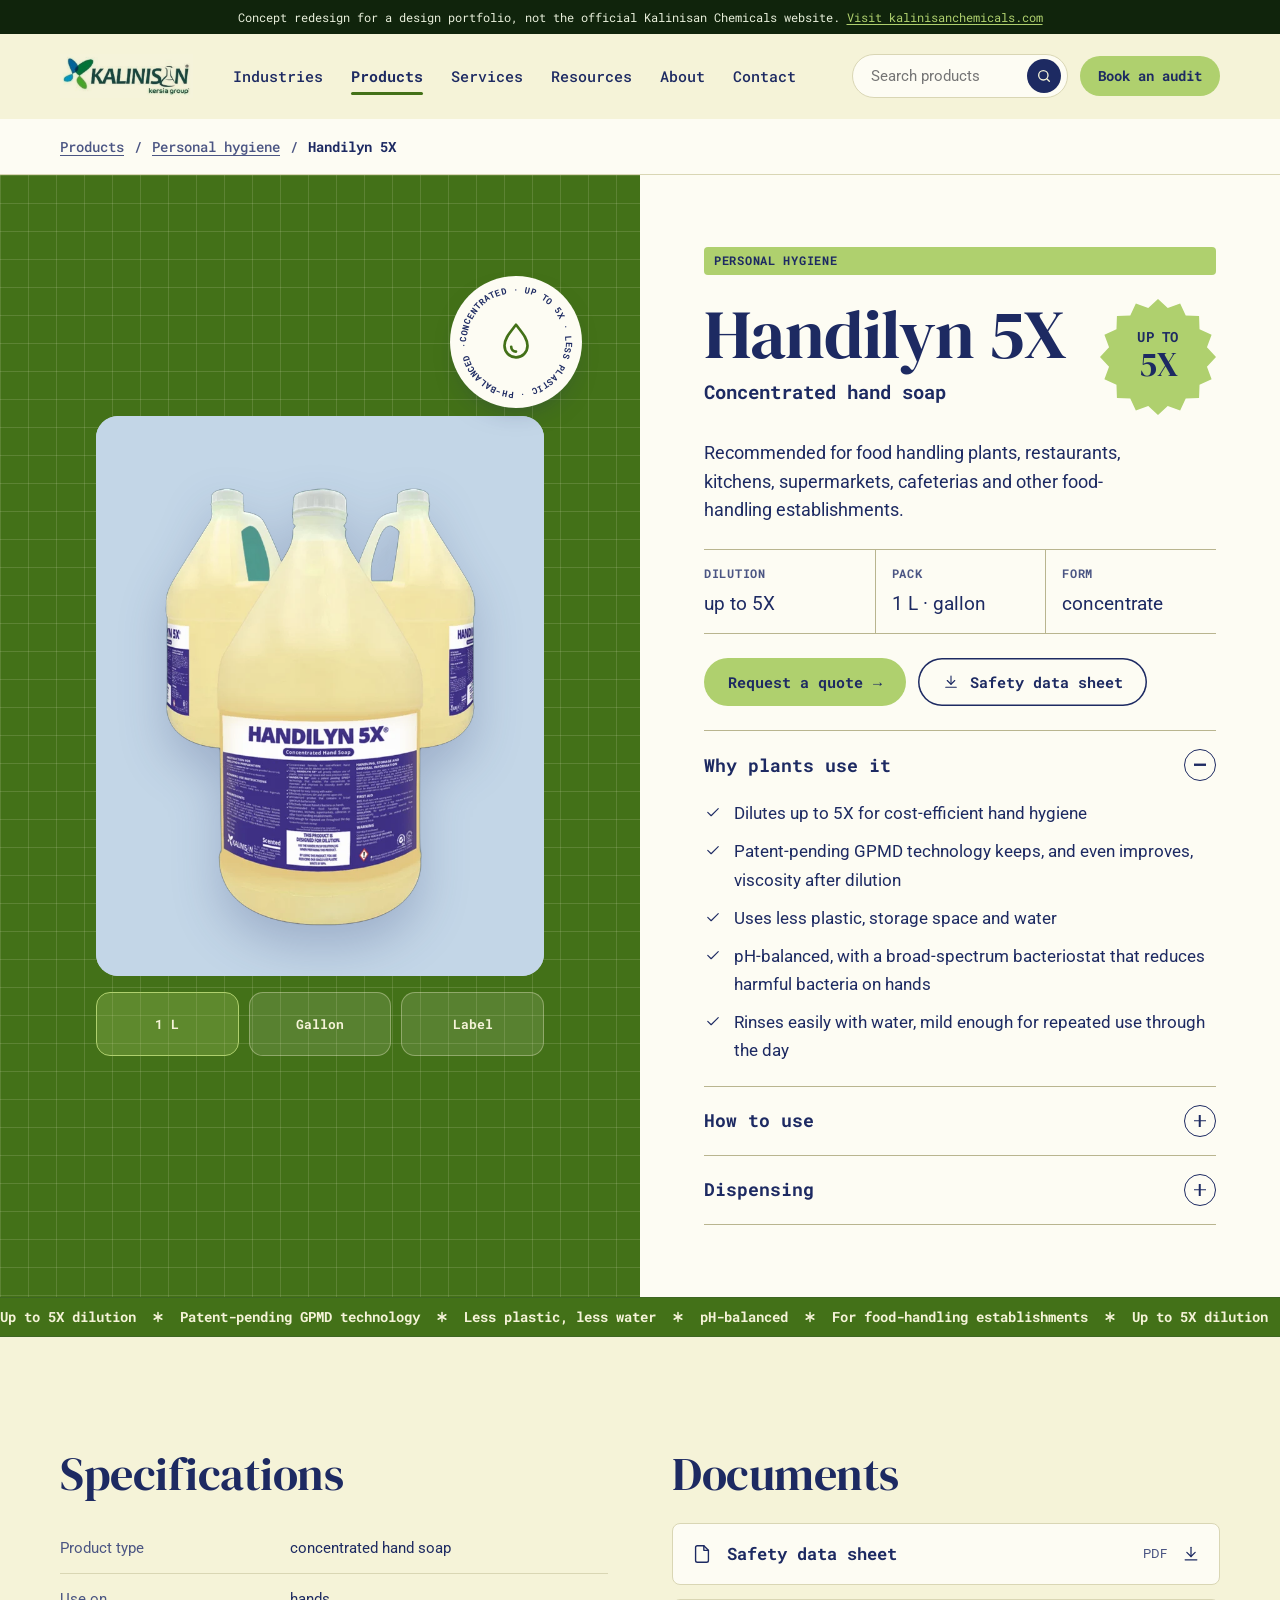
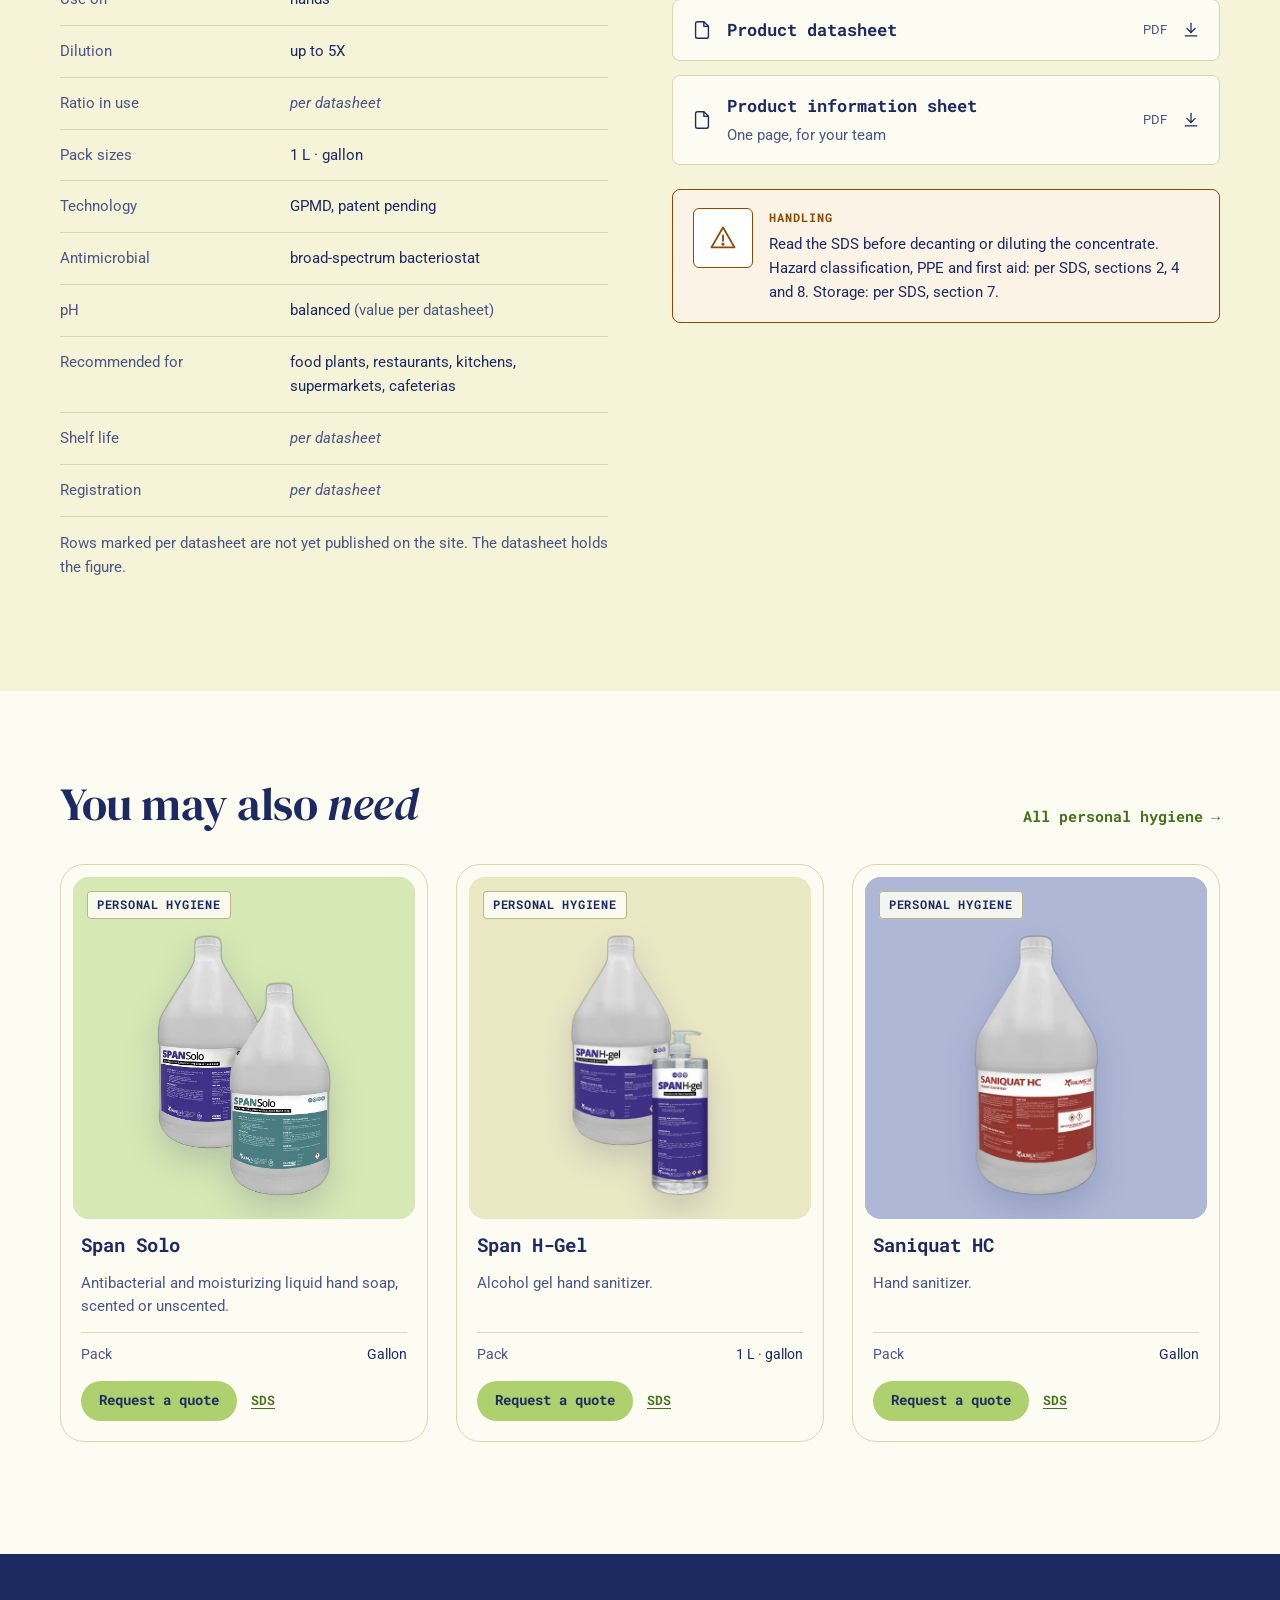
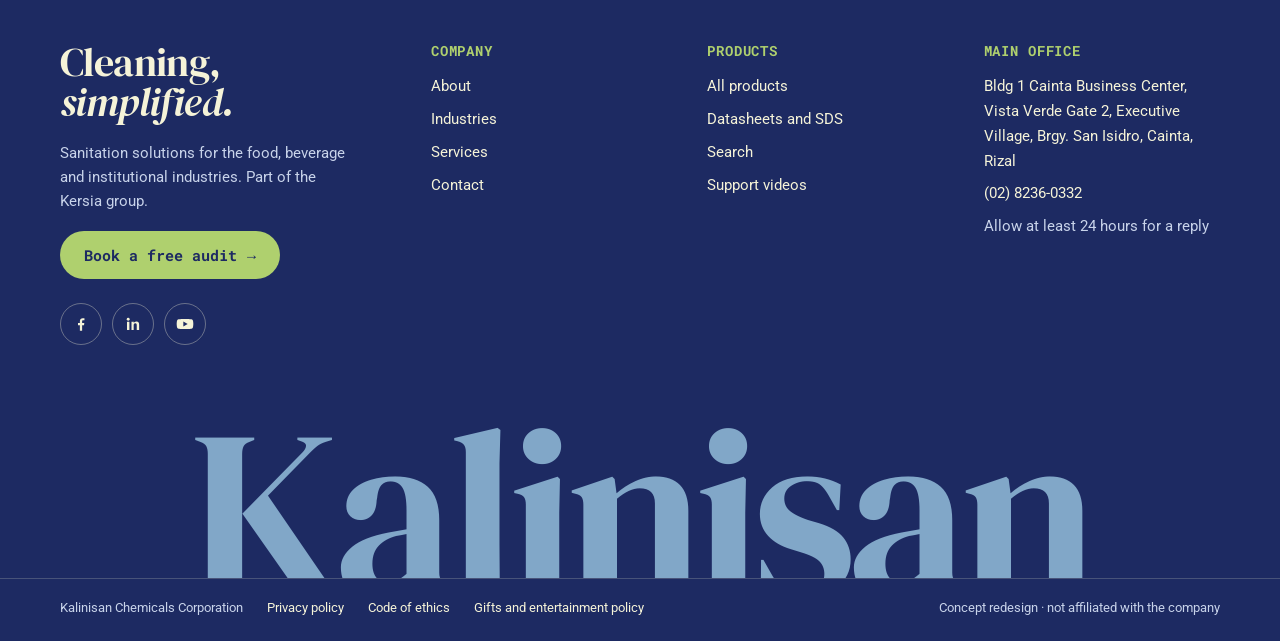
<file: handilyn-5x.html>
<!doctype html>
<html lang="en">
<head>
<meta charset="utf-8">
<meta name="viewport" content="width=device-width, initial-scale=1">
<title>Handilyn 5X, Kalinisan concept redesign</title>
<meta name="description" content="Concept redesign of the Kalinisan Chemicals website, made for a design portfolio. Not affiliated with Kalinisan Chemicals Corporation.">
<meta name="robots" content="noindex, nofollow">
<meta property="og:title" content="Handilyn 5X, Kalinisan concept redesign">
<meta property="og:description" content="Concept redesign for a design portfolio. Not the official Kalinisan Chemicals website.">
<link rel="icon" href="images/logo.png">
<link rel="preconnect" href="https://fonts.googleapis.com">
<link rel="stylesheet" href="https://fonts.googleapis.com/css2?family=DM+Serif+Display:ital@0;1&amp;family=Roboto+Mono:wght@400..700&amp;family=Roboto:ital,wght@0,300..700;1,400&amp;display=swap">
<link rel="stylesheet" href="assets/site.css">
<script src="assets/site.js" defer></script>
</head>
<body>
<div class="concept-bar">Concept redesign for a design portfolio, not the official Kalinisan Chemicals website. <a href="https://kalinisanchemicals.com/" target="_blank" rel="noopener">Visit kalinisanchemicals.com</a></div>
<div class="page">
<header class="site-header">
  <div class="wrap bar">
    <a class="logo" href="index.html"><img src="images/logo.png" alt="Kalinisan Chemicals, part of the Kersia group"></a>
    <nav class="main" aria-label="Main"><a href="industries.html">Industries</a><a href="products.html" aria-current="page">Products</a><a href="services.html">Services</a><a href="resources.html">Resources</a><a href="about.html">About</a><a href="contact.html">Contact</a></nav>
    <div class="tools">
      <form class="search-field" role="search" action="search.html"><label class="sr" for="hq">Search products</label><input id="hq" name="q" type="search" placeholder="Search products"><button type="submit" aria-label="Search"><svg width="16" height="16" viewBox="0 0 24 24" fill="none" stroke="currentColor" stroke-width="2" stroke-linecap="round" stroke-linejoin="round" aria-hidden="true"><circle cx="11" cy="11" r="7"></circle><path d="M20 20l-3.5-3.5"></path></svg></button></form>
      <a class="btn btn-primary btn-sm" href="contact.html">Book an audit</a>
    </div>
    <details class="menu-toggle"><summary aria-label="Menu"><svg width="22" height="22" viewBox="0 0 24 24" fill="none" stroke="currentColor" stroke-width="2" stroke-linecap="round" stroke-linejoin="round" aria-hidden="true"><path d="M4 7h16"></path><path d="M4 12h16"></path><path d="M4 17h16"></path></svg></summary><div class="panel"><a href="industries.html">Industries</a><a href="products.html">Products</a><a href="services.html">Services</a><a href="resources.html">Resources</a><a href="about.html">About</a><a href="contact.html">Contact</a><a href="search.html">Search</a><a href="contact.html">Book a free audit</a></div></details>
  </div>
</header>
<main>
<div class="bg-paper" style="border-bottom: 1px solid #d9d6b4">
  <nav class="wrap crumbs" aria-label="Breadcrumb"><a href="products.html">Products</a><span aria-hidden="true">/</span><a href="products.html">Personal hygiene</a><span aria-hidden="true">/</span><span aria-current="page">Handilyn 5X</span></nav>
</div>

<section class="spot">
  <div class="spot-media gridpaper" style="align-content: center; gap: 16px">
    <div class="photo reveal-scale" style="width: min(80%, 480px); aspect-ratio: 4 / 5; border-radius: 22px; background: #c3d6e7"><span class="ph-fill"></span><img class="ph-photo" src="images/products/handilyn-5x.webp" alt="Handilyn 5X hand soap, gallon packs"></div>
    <div class="thumbs" style="width: min(80%, 480px)">
      <button type="button" aria-label="Show 1 litre pack" aria-pressed="true">1 L</button>
      <button type="button" aria-label="Show gallon pack" aria-pressed="false">Gallon</button>
      <button type="button" aria-label="Show label detail" aria-pressed="false">Label</button>
    </div>
    <div class="spot-badge"><div class="badge-spin"><svg class="ring" viewBox="0 0 120 120" aria-hidden="true"><defs><path id="ring4" d="M60,60 m-45,0 a45,45 0 1,1 90,0 a45,45 0 1,1 -90,0"></path></defs><text font-family="Roboto Mono, monospace" font-size="8" font-weight="700" letter-spacing="0" fill="#1d2a62"><textPath href="#ring4" textLength="281" lengthAdjust="spacing">CONCENTRATED · UP TO 5X · LESS PLASTIC · PH-BALANCED · </textPath></text></svg><span class="core"><svg width="46" height="46" viewBox="0 0 24 24" fill="none" stroke="currentColor" stroke-width="1.4" stroke-linecap="round" stroke-linejoin="round" aria-hidden="true"><path d="M12 3c3 4 6 7 6 11a6 6 0 0 1-12 0c0-4 3-7 6-11z"></path><path d="M9.5 14.5a2.5 2.5 0 0 0 2.5 2.5"></path></svg></span></div></div>
  </div>
  <div class="spot-copy bg-paper">
    <span class="tag">Personal hygiene</span>
    <div style="display: flex; align-items: flex-start; justify-content: space-between; gap: 20px">
      <div>
        <h1 class="display" style="font-size: clamp(52px, 5.4vw, 80px)">Handilyn 5X</h1>
        <p class="h4" style="margin-top: 10px; font-size: 19px">Concentrated hand soap</p>
      </div>
      <div class="burst"><svg viewBox="0 0 100 100" aria-hidden="true"><polygon points="50.0,0.0 58.4,7.8 69.1,3.8 73.9,14.2 85.4,14.6 85.8,26.1 96.2,30.9 92.2,41.6 100.0,50.0 92.2,58.4 96.2,69.1 85.8,73.9 85.4,85.4 73.9,85.8 69.1,96.2 58.4,92.2 50.0,100.0 41.6,92.2 30.9,96.2 26.1,85.8 14.6,85.4 14.2,73.9 3.8,69.1 7.8,58.4 0.0,50.0 7.8,41.6 3.8,30.9 14.2,26.1 14.6,14.6 26.1,14.2 30.9,3.8 41.6,7.8" fill="#afd06e"></polygon></svg><span>Up to<b>5X</b></span></div>
    </div>
    <p class="lede" style="font-size: 18px">Recommended for food handling plants, restaurants, kitchens, supermarkets, cafeterias and other food-handling establishments.</p>
    <dl class="facts">
      <div><dt>Dilution</dt><dd>up to 5X</dd></div>
      <div><dt>Pack</dt><dd>1 L · gallon</dd></div>
      <div><dt>Form</dt><dd>concentrate</dd></div>
    </dl>
    <div style="display: flex; flex-wrap: wrap; gap: 12px">
      <a class="btn btn-primary" href="contact.html">Request a quote <span class="arr">→</span></a>
      <a class="btn btn-ghost" href="#docs"><svg width="18" height="18" viewBox="0 0 24 24" fill="none" stroke="currentColor" stroke-width="1.5" stroke-linecap="round" stroke-linejoin="round" aria-hidden="true"><path d="M12 4v11"></path><path d="M7 10l5 5 5-5"></path><path d="M5 19h14"></path></svg> Safety data sheet</a>
    </div>
    <div class="acc">
      <details open><summary>Why plants use it <span class="pm"></span></summary><div class="acc-body"><ul class="checks"><li><svg width="18" height="18" viewBox="0 0 24 24" fill="none" stroke="currentColor" stroke-width="1.5" stroke-linecap="round" stroke-linejoin="round" aria-hidden="true"><path d="M5 12.5l4.5 4.5L19 7.5"></path></svg><span>Dilutes up to 5X for cost-efficient hand hygiene</span></li><li><svg width="18" height="18" viewBox="0 0 24 24" fill="none" stroke="currentColor" stroke-width="1.5" stroke-linecap="round" stroke-linejoin="round" aria-hidden="true"><path d="M5 12.5l4.5 4.5L19 7.5"></path></svg><span>Patent-pending GPMD technology keeps, and even improves, viscosity after dilution</span></li><li><svg width="18" height="18" viewBox="0 0 24 24" fill="none" stroke="currentColor" stroke-width="1.5" stroke-linecap="round" stroke-linejoin="round" aria-hidden="true"><path d="M5 12.5l4.5 4.5L19 7.5"></path></svg><span>Uses less plastic, storage space and water</span></li><li><svg width="18" height="18" viewBox="0 0 24 24" fill="none" stroke="currentColor" stroke-width="1.5" stroke-linecap="round" stroke-linejoin="round" aria-hidden="true"><path d="M5 12.5l4.5 4.5L19 7.5"></path></svg><span>pH-balanced, with a broad-spectrum bacteriostat that reduces harmful bacteria on hands</span></li><li><svg width="18" height="18" viewBox="0 0 24 24" fill="none" stroke="currentColor" stroke-width="1.5" stroke-linecap="round" stroke-linejoin="round" aria-hidden="true"><path d="M5 12.5l4.5 4.5L19 7.5"></path></svg><span>Rinses easily with water, mild enough for repeated use through the day</span></li></ul></div></details>
      <details><summary>How to use <span class="pm"></span></summary><div class="acc-body"><p>The dilution ratio and directions are on the product datasheet. <a href="#docs">Download the datasheet</a></p></div></details>
      <details><summary>Dispensing <span class="pm"></span></summary><div class="acc-body"><p>Dispensing systems are available on a free loan agreement. <a href="services.html">See Services</a></p></div></details>
    </div>
  </div>
</section>

<section class="bg-fern">
  <div class="marquee sm" role="region" aria-label="Handilyn 5X at a glance"><div class="track"><div style="display: inline-flex"><span class="item">Up to 5X dilution<svg width="20" height="20" viewBox="0 0 24 24" fill="none" stroke="currentColor" stroke-width="3" stroke-linecap="round" stroke-linejoin="round" aria-hidden="true" class="star"><path d="M12 3v18"></path><path d="M4.2 7.5l15.6 9"></path><path d="M4.2 16.5l15.6-9"></path></svg></span><span class="item">Patent-pending GPMD technology<svg width="20" height="20" viewBox="0 0 24 24" fill="none" stroke="currentColor" stroke-width="3" stroke-linecap="round" stroke-linejoin="round" aria-hidden="true" class="star"><path d="M12 3v18"></path><path d="M4.2 7.5l15.6 9"></path><path d="M4.2 16.5l15.6-9"></path></svg></span><span class="item">Less plastic, less water<svg width="20" height="20" viewBox="0 0 24 24" fill="none" stroke="currentColor" stroke-width="3" stroke-linecap="round" stroke-linejoin="round" aria-hidden="true" class="star"><path d="M12 3v18"></path><path d="M4.2 7.5l15.6 9"></path><path d="M4.2 16.5l15.6-9"></path></svg></span><span class="item">pH-balanced<svg width="20" height="20" viewBox="0 0 24 24" fill="none" stroke="currentColor" stroke-width="3" stroke-linecap="round" stroke-linejoin="round" aria-hidden="true" class="star"><path d="M12 3v18"></path><path d="M4.2 7.5l15.6 9"></path><path d="M4.2 16.5l15.6-9"></path></svg></span><span class="item">For food-handling establishments<svg width="20" height="20" viewBox="0 0 24 24" fill="none" stroke="currentColor" stroke-width="3" stroke-linecap="round" stroke-linejoin="round" aria-hidden="true" class="star"><path d="M12 3v18"></path><path d="M4.2 7.5l15.6 9"></path><path d="M4.2 16.5l15.6-9"></path></svg></span></div><div style="display: inline-flex" aria-hidden="true"><span class="item">Up to 5X dilution<svg width="20" height="20" viewBox="0 0 24 24" fill="none" stroke="currentColor" stroke-width="3" stroke-linecap="round" stroke-linejoin="round" aria-hidden="true" class="star"><path d="M12 3v18"></path><path d="M4.2 7.5l15.6 9"></path><path d="M4.2 16.5l15.6-9"></path></svg></span><span class="item">Patent-pending GPMD technology<svg width="20" height="20" viewBox="0 0 24 24" fill="none" stroke="currentColor" stroke-width="3" stroke-linecap="round" stroke-linejoin="round" aria-hidden="true" class="star"><path d="M12 3v18"></path><path d="M4.2 7.5l15.6 9"></path><path d="M4.2 16.5l15.6-9"></path></svg></span><span class="item">Less plastic, less water<svg width="20" height="20" viewBox="0 0 24 24" fill="none" stroke="currentColor" stroke-width="3" stroke-linecap="round" stroke-linejoin="round" aria-hidden="true" class="star"><path d="M12 3v18"></path><path d="M4.2 7.5l15.6 9"></path><path d="M4.2 16.5l15.6-9"></path></svg></span><span class="item">pH-balanced<svg width="20" height="20" viewBox="0 0 24 24" fill="none" stroke="currentColor" stroke-width="3" stroke-linecap="round" stroke-linejoin="round" aria-hidden="true" class="star"><path d="M12 3v18"></path><path d="M4.2 7.5l15.6 9"></path><path d="M4.2 16.5l15.6-9"></path></svg></span><span class="item">For food-handling establishments<svg width="20" height="20" viewBox="0 0 24 24" fill="none" stroke="currentColor" stroke-width="3" stroke-linecap="round" stroke-linejoin="round" aria-hidden="true" class="star"><path d="M12 3v18"></path><path d="M4.2 7.5l15.6 9"></path><path d="M4.2 16.5l15.6-9"></path></svg></span></div></div></div>
</section>

<section class="section bg-beige">
  <div class="wrap split" style="align-items: start">
    <div class="reveal">
      <h2 class="h2" style="margin-bottom: 24px">Specifications</h2>
      <table class="spec">
        <tbody>
          <tr><th scope="row">Product type</th><td>concentrated hand soap</td></tr>
          <tr><th scope="row">Use on</th><td>hands</td></tr>
          <tr><th scope="row">Dilution</th><td>up to 5X</td></tr>
          <tr><th scope="row">Ratio in use</th><td class="pending">per datasheet</td></tr>
          <tr><th scope="row">Pack sizes</th><td>1 L · gallon</td></tr>
          <tr><th scope="row">Technology</th><td>GPMD, patent pending</td></tr>
          <tr><th scope="row">Antimicrobial</th><td>broad-spectrum bacteriostat</td></tr>
          <tr><th scope="row">pH</th><td>balanced <span class="muted">(value per datasheet)</span></td></tr>
          <tr><th scope="row">Recommended for</th><td>food plants, restaurants, kitchens, supermarkets, cafeterias</td></tr>
          <tr><th scope="row">Shelf life</th><td class="pending">per datasheet</td></tr>
          <tr><th scope="row">Registration</th><td class="pending">per datasheet</td></tr>
        </tbody>
      </table>
      <p class="small muted" style="margin-top: 14px">Rows marked per datasheet are not yet published on the site. The datasheet holds the figure.</p>
    </div>
    <div class="reveal" id="docs" style="display: flex; flex-direction: column; gap: 14px">
      <h2 class="h2" style="margin-bottom: 10px">Documents</h2>
      <a class="doc" href="resources.html"><svg width="22" height="22" viewBox="0 0 24 24" fill="none" stroke="currentColor" stroke-width="1.5" stroke-linecap="round" stroke-linejoin="round" aria-hidden="true"><path d="M14 3H7a2 2 0 0 0-2 2v14a2 2 0 0 0 2 2h10a2 2 0 0 0 2-2V8z"></path><path d="M14 3v5h5"></path></svg><span><b style="font-family: var(--round)">Safety data sheet</b></span><span class="meta">PDF</span><svg width="20" height="20" viewBox="0 0 24 24" fill="none" stroke="currentColor" stroke-width="1.5" stroke-linecap="round" stroke-linejoin="round" aria-hidden="true"><path d="M12 4v11"></path><path d="M7 10l5 5 5-5"></path><path d="M5 19h14"></path></svg></a>
      <a class="doc" href="resources.html"><svg width="22" height="22" viewBox="0 0 24 24" fill="none" stroke="currentColor" stroke-width="1.5" stroke-linecap="round" stroke-linejoin="round" aria-hidden="true"><path d="M14 3H7a2 2 0 0 0-2 2v14a2 2 0 0 0 2 2h10a2 2 0 0 0 2-2V8z"></path><path d="M14 3v5h5"></path></svg><span><b style="font-family: var(--round)">Product datasheet</b></span><span class="meta">PDF</span><svg width="20" height="20" viewBox="0 0 24 24" fill="none" stroke="currentColor" stroke-width="1.5" stroke-linecap="round" stroke-linejoin="round" aria-hidden="true"><path d="M12 4v11"></path><path d="M7 10l5 5 5-5"></path><path d="M5 19h14"></path></svg></a>
      <a class="doc" href="resources.html"><svg width="22" height="22" viewBox="0 0 24 24" fill="none" stroke="currentColor" stroke-width="1.5" stroke-linecap="round" stroke-linejoin="round" aria-hidden="true"><path d="M14 3H7a2 2 0 0 0-2 2v14a2 2 0 0 0 2 2h10a2 2 0 0 0 2-2V8z"></path><path d="M14 3v5h5"></path></svg><span><b style="font-family: var(--round)">Product information sheet</b><br><span class="small muted">One page, for your team</span></span><span class="meta">PDF</span><svg width="20" height="20" viewBox="0 0 24 24" fill="none" stroke="currentColor" stroke-width="1.5" stroke-linecap="round" stroke-linejoin="round" aria-hidden="true"><path d="M12 4v11"></path><path d="M7 10l5 5 5-5"></path><path d="M5 19h14"></path></svg></a>
      <div class="handling" role="note" aria-label="Handling" style="margin-top: 10px">
        <div class="ghs"><svg width="30" height="30" viewBox="0 0 24 24" fill="none" stroke="currentColor" stroke-width="1.5" stroke-linecap="round" stroke-linejoin="round" aria-hidden="true"><path d="M12 3.5L2.8 19.5h18.4z"/><path d="M12 10v4.2"/><circle cx="12" cy="16.9" r=".5" fill="currentColor"/></svg></div>
        <div><p class="lbl">Handling</p><p class="small">Read the SDS before decanting or diluting the concentrate. Hazard classification, PPE and first aid: per SDS, sections 2, 4 and 8. Storage: per SDS, section 7.</p></div>
      </div>
    </div>
  </div>
</section>

<section class="section bg-paper" style="padding-top: 88px">
  <div class="wrap">
    <div class="reveal" style="display: flex; flex-wrap: wrap; align-items: end; justify-content: space-between; gap: 20px; margin-bottom: 36px">
      <h2 class="h2">You may also <span class="it">need</span></h2>
      <a class="link-arrow" href="products.html">All personal hygiene <span class="arr">→</span></a>
    </div>
    <div class="grid g3" style="gap: 40px 28px">
      <article class="p-card card-hover" data-cat="personal" data-name="span solo">
        <a href="products.html" class="p-img t-pistachio" style="text-decoration: none; color: inherit"><span class="ph-fill"></span><span class="tag line" style="background: rgba(253, 252, 243, .9)">Personal hygiene</span><img class="p-photo" src="images/products/span-solo.webp" alt="Span Solo" loading="lazy"></a>
        <a href="products.html" style="text-decoration: none; color: inherit" class="p-name">Span Solo</a>
        <p class="p-desc">Antibacterial and moisturizing liquid hand soap, scented or unscented.</p>
        <dl class="p-meta" style="margin: 0 8px"><dt>Pack</dt><dd>Gallon</dd></dl>
        <div class="p-actions"><a class="btn btn-primary btn-sm" href="contact.html">Request a quote</a><a class="sds" href="resources.html">SDS</a></div>
      </article>
      <article class="p-card card-hover" data-cat="personal" data-name="span h-gel">
        <a href="products.html" class="p-img t-beige" style="text-decoration: none; color: inherit"><span class="ph-fill"></span><span class="tag line" style="background: rgba(253, 252, 243, .9)">Personal hygiene</span><img class="p-photo" src="images/products/span-h-gel.webp" alt="Span H-Gel" loading="lazy"></a>
        <a href="products.html" style="text-decoration: none; color: inherit" class="p-name">Span H-Gel</a>
        <p class="p-desc">Alcohol gel hand sanitizer.</p>
        <dl class="p-meta" style="margin: 0 8px"><dt>Pack</dt><dd>1 L · gallon</dd></dl>
        <div class="p-actions"><a class="btn btn-primary btn-sm" href="contact.html">Request a quote</a><a class="sds" href="resources.html">SDS</a></div>
      </article>
      <article class="p-card card-hover" data-cat="personal" data-name="saniquat hc">
        <a href="products.html" class="p-img t-delft" style="text-decoration: none; color: inherit"><span class="ph-fill"></span><span class="tag line" style="background: rgba(253, 252, 243, .9)">Personal hygiene</span><img class="p-photo" src="images/products/saniquat-hc.webp" alt="Saniquat HC" loading="lazy"></a>
        <a href="products.html" style="text-decoration: none; color: inherit" class="p-name">Saniquat HC</a>
        <p class="p-desc">Hand sanitizer.</p>
        <dl class="p-meta" style="margin: 0 8px"><dt>Pack</dt><dd>Gallon</dd></dl>
        <div class="p-actions"><a class="btn btn-primary btn-sm" href="contact.html">Request a quote</a><a class="sds" href="resources.html">SDS</a></div>
      </article>
    </div>
  </div>
</section>

</main>
<footer class="site-footer">
  <div class="wrap">
    <div class="cols">
      <div style="display: flex; flex-direction: column; gap: 18px; align-items: flex-start">
        <p class="display" style="font-size: 40px">Cleaning, <span class="it">simplified.</span></p>
        <p class="small muted" style="max-width: 36ch">Sanitation solutions for the food, beverage and institutional industries. Part of the Kersia group.</p>
        <a class="btn btn-primary" href="contact.html">Book a free audit <span class="arr">→</span></a>
        <div class="social" aria-label="Kalinisan on social media"><a href="https://www.facebook.com/kalinisanchem/" target="_blank" rel="noopener" aria-label="Facebook"><svg width="18" height="18" viewBox="0 0 24 24" fill="currentColor" aria-hidden="true"><path d="M13.5 21v-7.5H16l.4-3H13.5V8.6c0-.9.3-1.5 1.5-1.5h1.6V4.4A21 21 0 0 0 14.3 4.3c-2.3 0-3.8 1.4-3.8 3.9v2.3H8v3h2.5V21z"/></svg></a><a href="https://www.linkedin.com/company/kalinisan-chemicals-corporation/" target="_blank" rel="noopener" aria-label="LinkedIn"><svg width="18" height="18" viewBox="0 0 24 24" fill="currentColor" aria-hidden="true"><rect x="4" y="9" width="3.2" height="11" rx=".4"/><circle cx="5.6" cy="5.6" r="1.9"/><path d="M10 9h3v1.6c.5-.9 1.7-1.9 3.6-1.9 3 0 3.6 2 3.6 4.5V20H17v-5.9c0-1.4 0-3.1-1.9-3.1s-2.2 1.5-2.2 3V20H10z"/></svg></a><a href="https://www.youtube.com/channel/UCaSvjuYk-z8t2TSqQRQxuMQ" target="_blank" rel="noopener" aria-label="YouTube"><svg width="20" height="20" viewBox="0 0 24 24" fill="currentColor" aria-hidden="true"><path d="M21.6 8.2a2.6 2.6 0 0 0-1.8-1.8C18.2 6 12 6 12 6s-6.2 0-7.8.4A2.6 2.6 0 0 0 2.4 8.2 27 27 0 0 0 2 12a27 27 0 0 0 .4 3.8 2.6 2.6 0 0 0 1.8 1.8C5.8 18 12 18 12 18s6.2 0 7.8-.4a2.6 2.6 0 0 0 1.8-1.8A27 27 0 0 0 22 12a27 27 0 0 0-.4-3.8zM10 15V9l5.2 3z"/></svg></a></div>
      </div>
      <div><p class="h4">Company</p><ul><li><a href="about.html">About</a></li><li><a href="industries.html">Industries</a></li><li><a href="services.html">Services</a></li><li><a href="contact.html">Contact</a></li></ul></div>
      <div><p class="h4">Products</p><ul><li><a href="products.html">All products</a></li><li><a href="resources.html">Datasheets and SDS</a></li><li><a href="search.html">Search</a></li><li><a href="support.html">Support videos</a></li></ul></div>
      <div><p class="h4">Main office</p><ul><li>Bldg 1 Cainta Business Center, Vista Verde Gate 2, Executive Village, Brgy. San Isidro, Cainta, Rizal</li><li class="num">(02) 8236-0332</li><li class="muted">Allow at least 24 hours for a reply</li></ul></div>
    </div>
  </div>
  <p class="giant" aria-hidden="true">Kalinisan</p>
  <div class="legal"><div class="wrap" style="display: flex; flex-wrap: wrap; gap: 10px 24px"><span>Kalinisan Chemicals Corporation</span><a href="https://kalinisanchemicals.com/wp-content/uploads/2025/06/Privacy-Policy.pdf" target="_blank" rel="noopener">Privacy policy</a><a href="https://kalinisanchemicals.com/wp-content/uploads/2025/08/CODE-OF-ETHICS-KERSIA-2023-10-23-English.pdf" target="_blank" rel="noopener">Code of ethics</a><a href="https://kalinisanchemicals.com/wp-content/uploads/2025/08/Gifts-and-Entertainment-Policy-2023-12-English.pdf" target="_blank" rel="noopener">Gifts and entertainment policy</a><span class="spacer">Concept redesign · not affiliated with the company</span></div></div>
</footer>
</div>
</body>
</html>
</file>
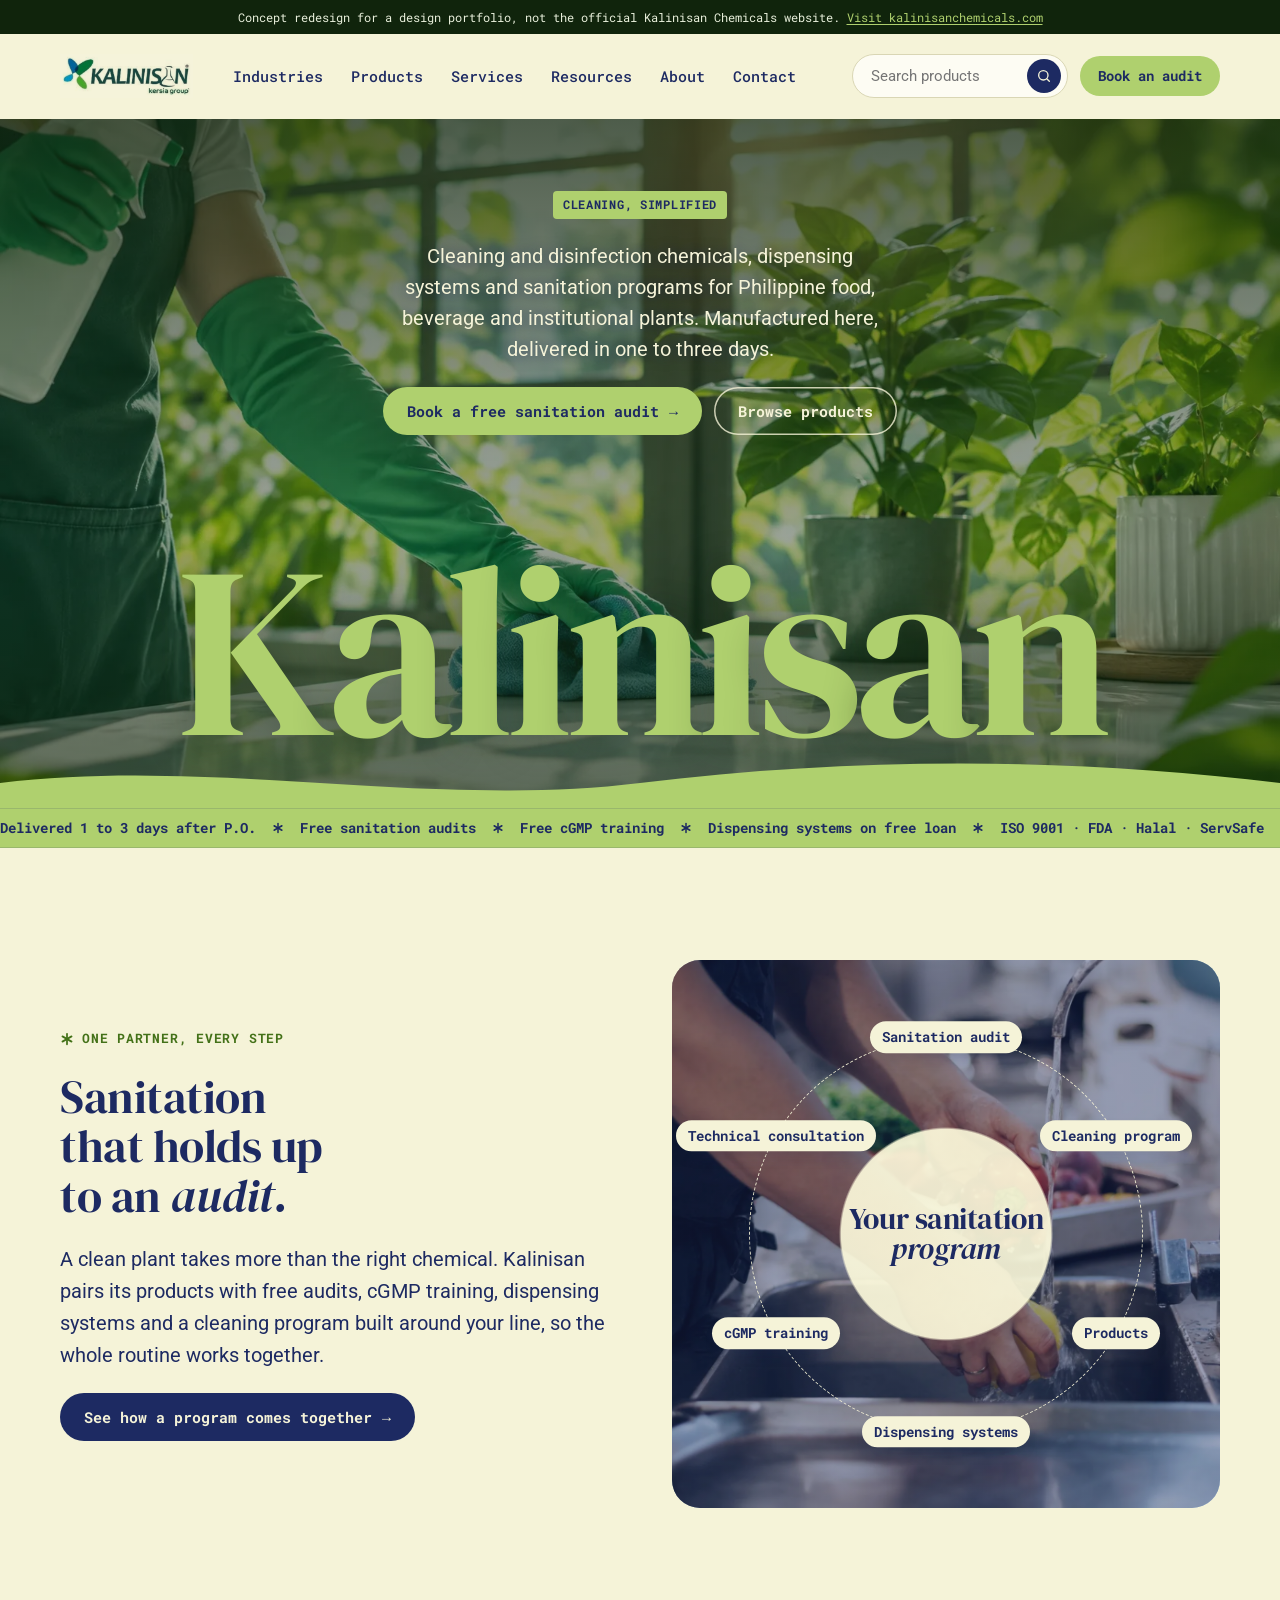
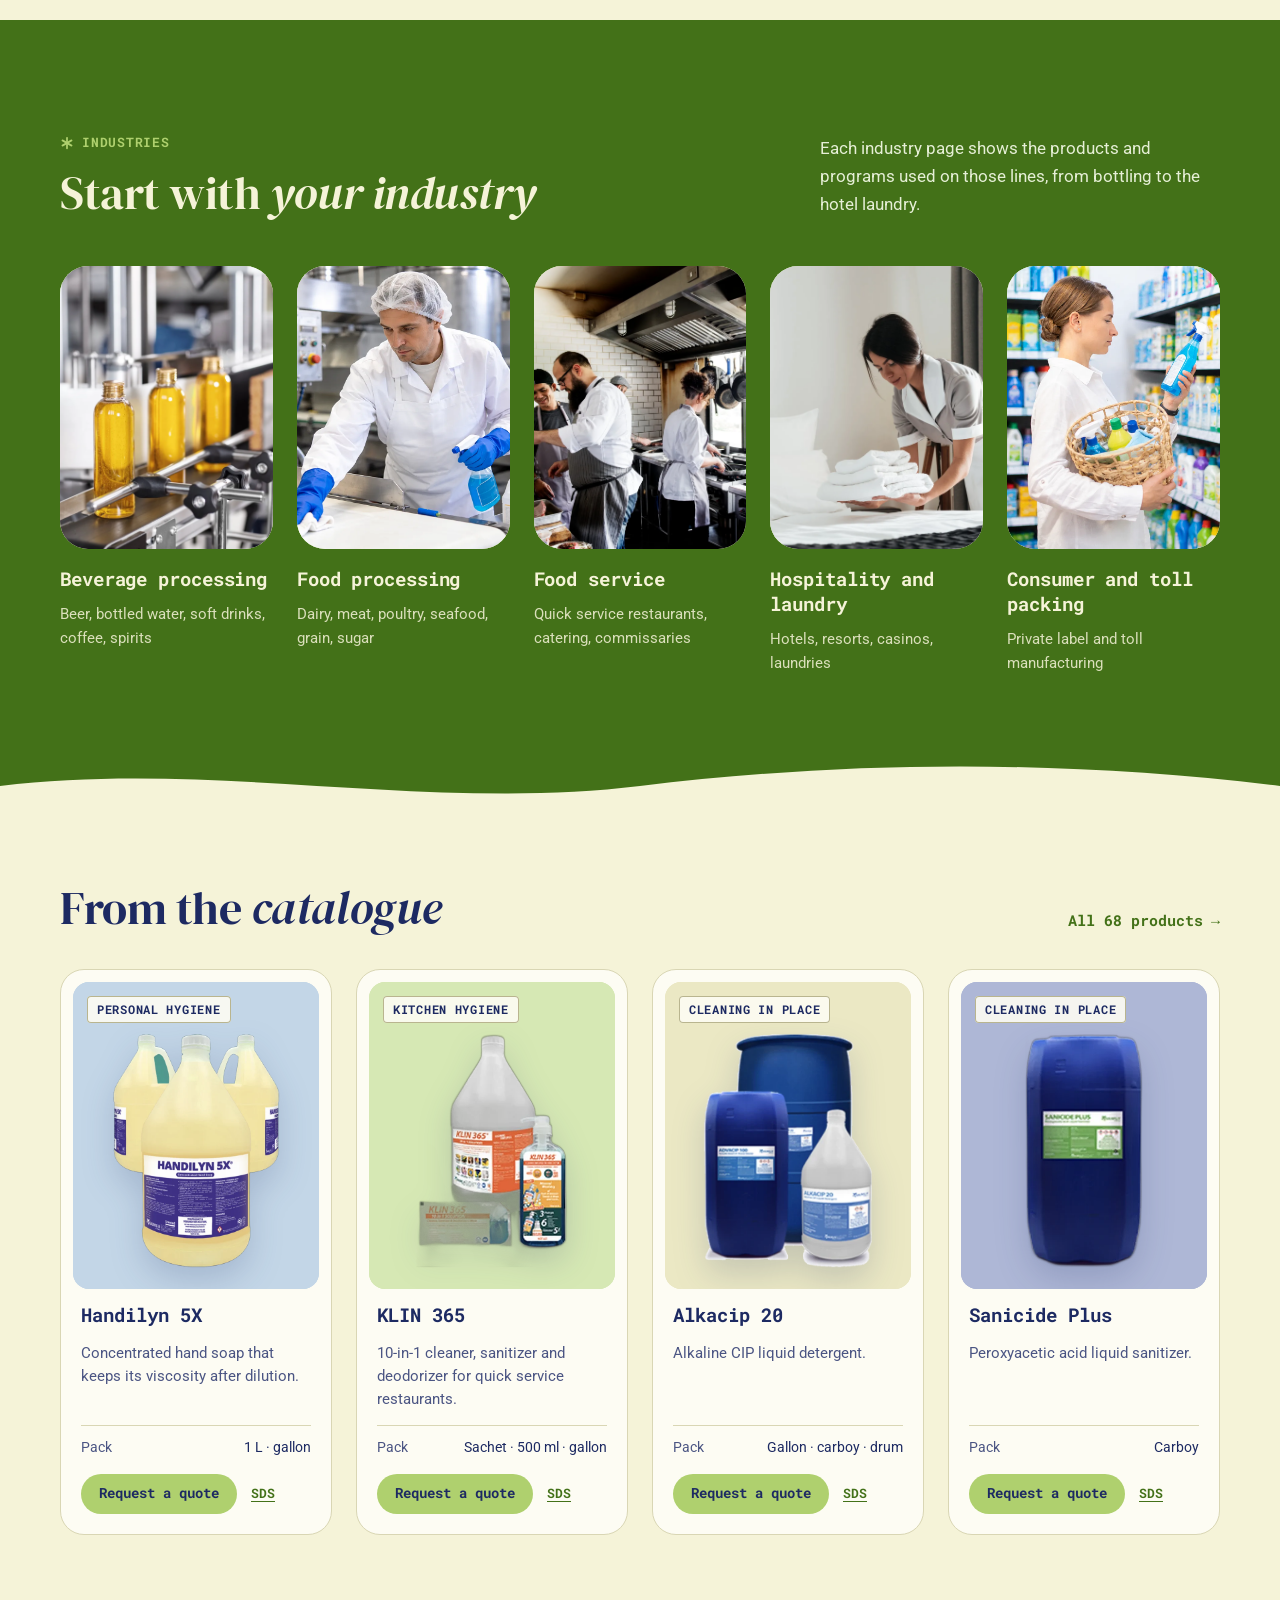
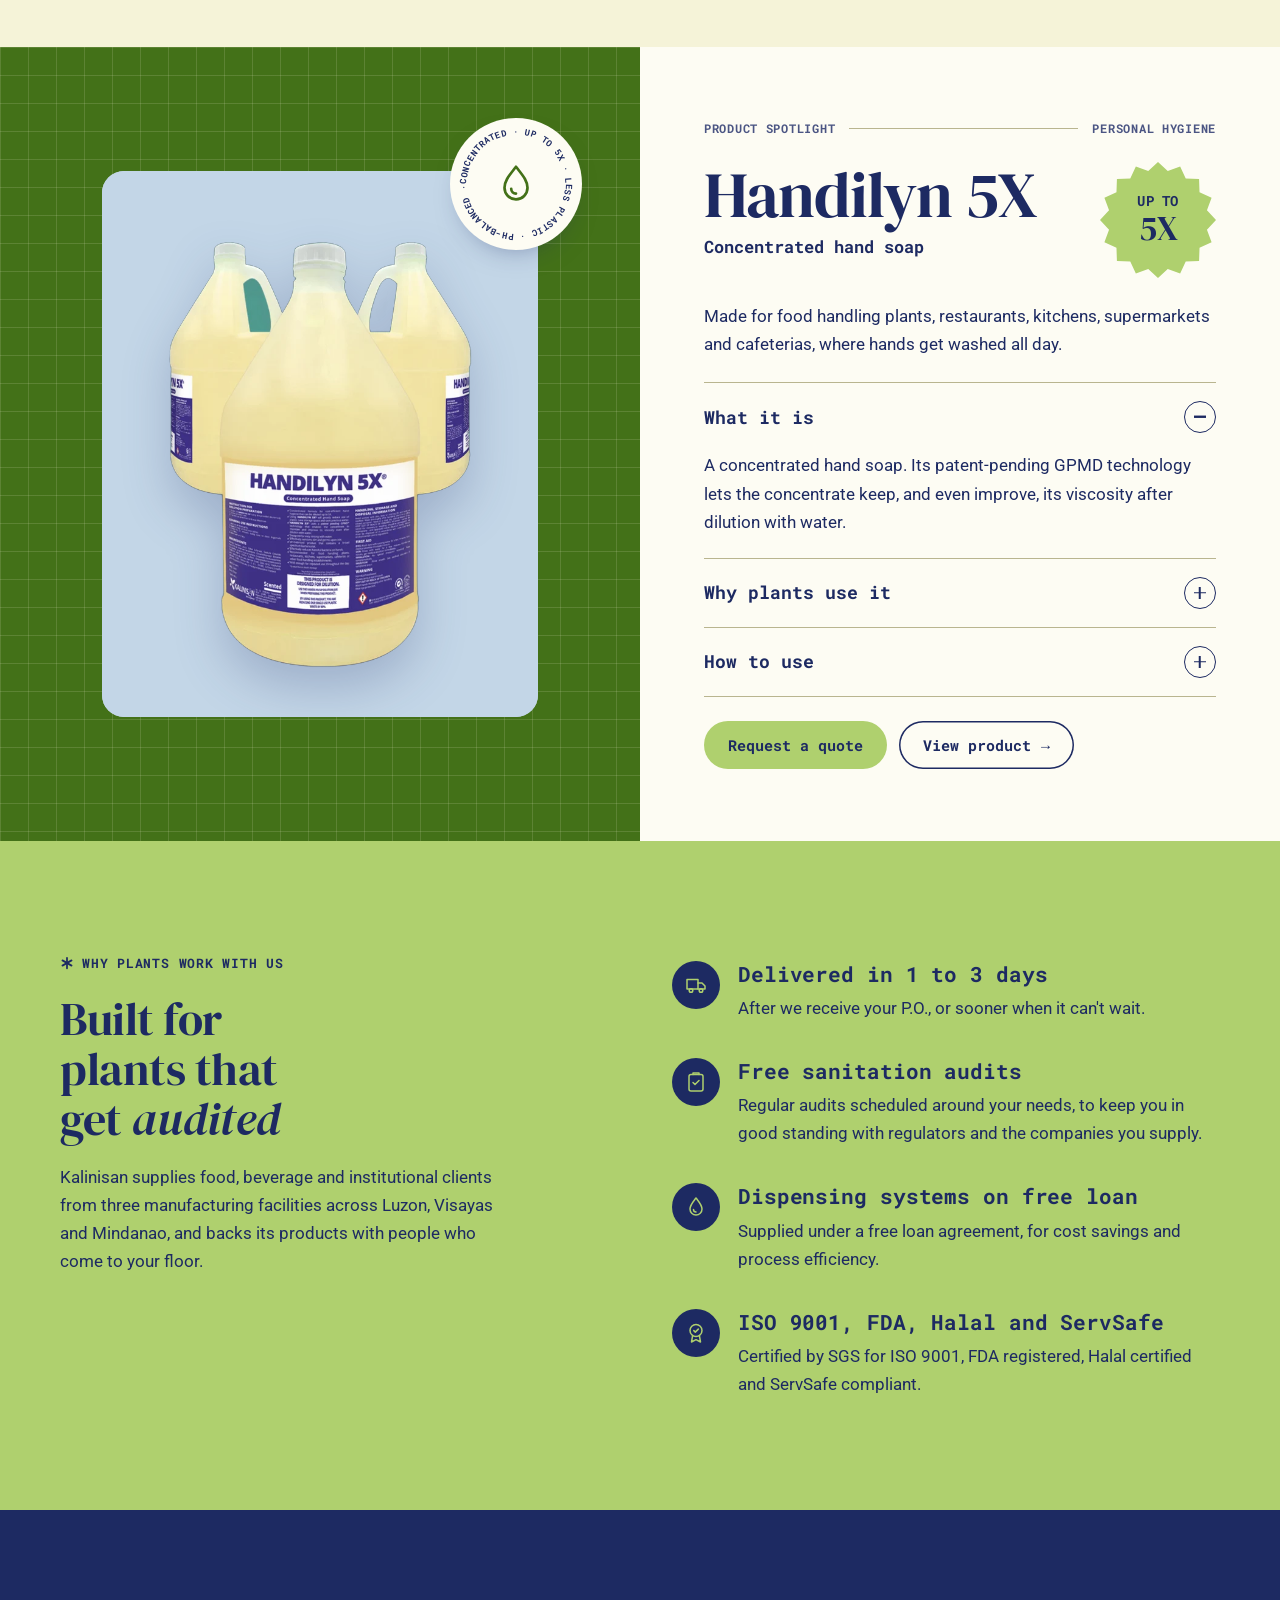
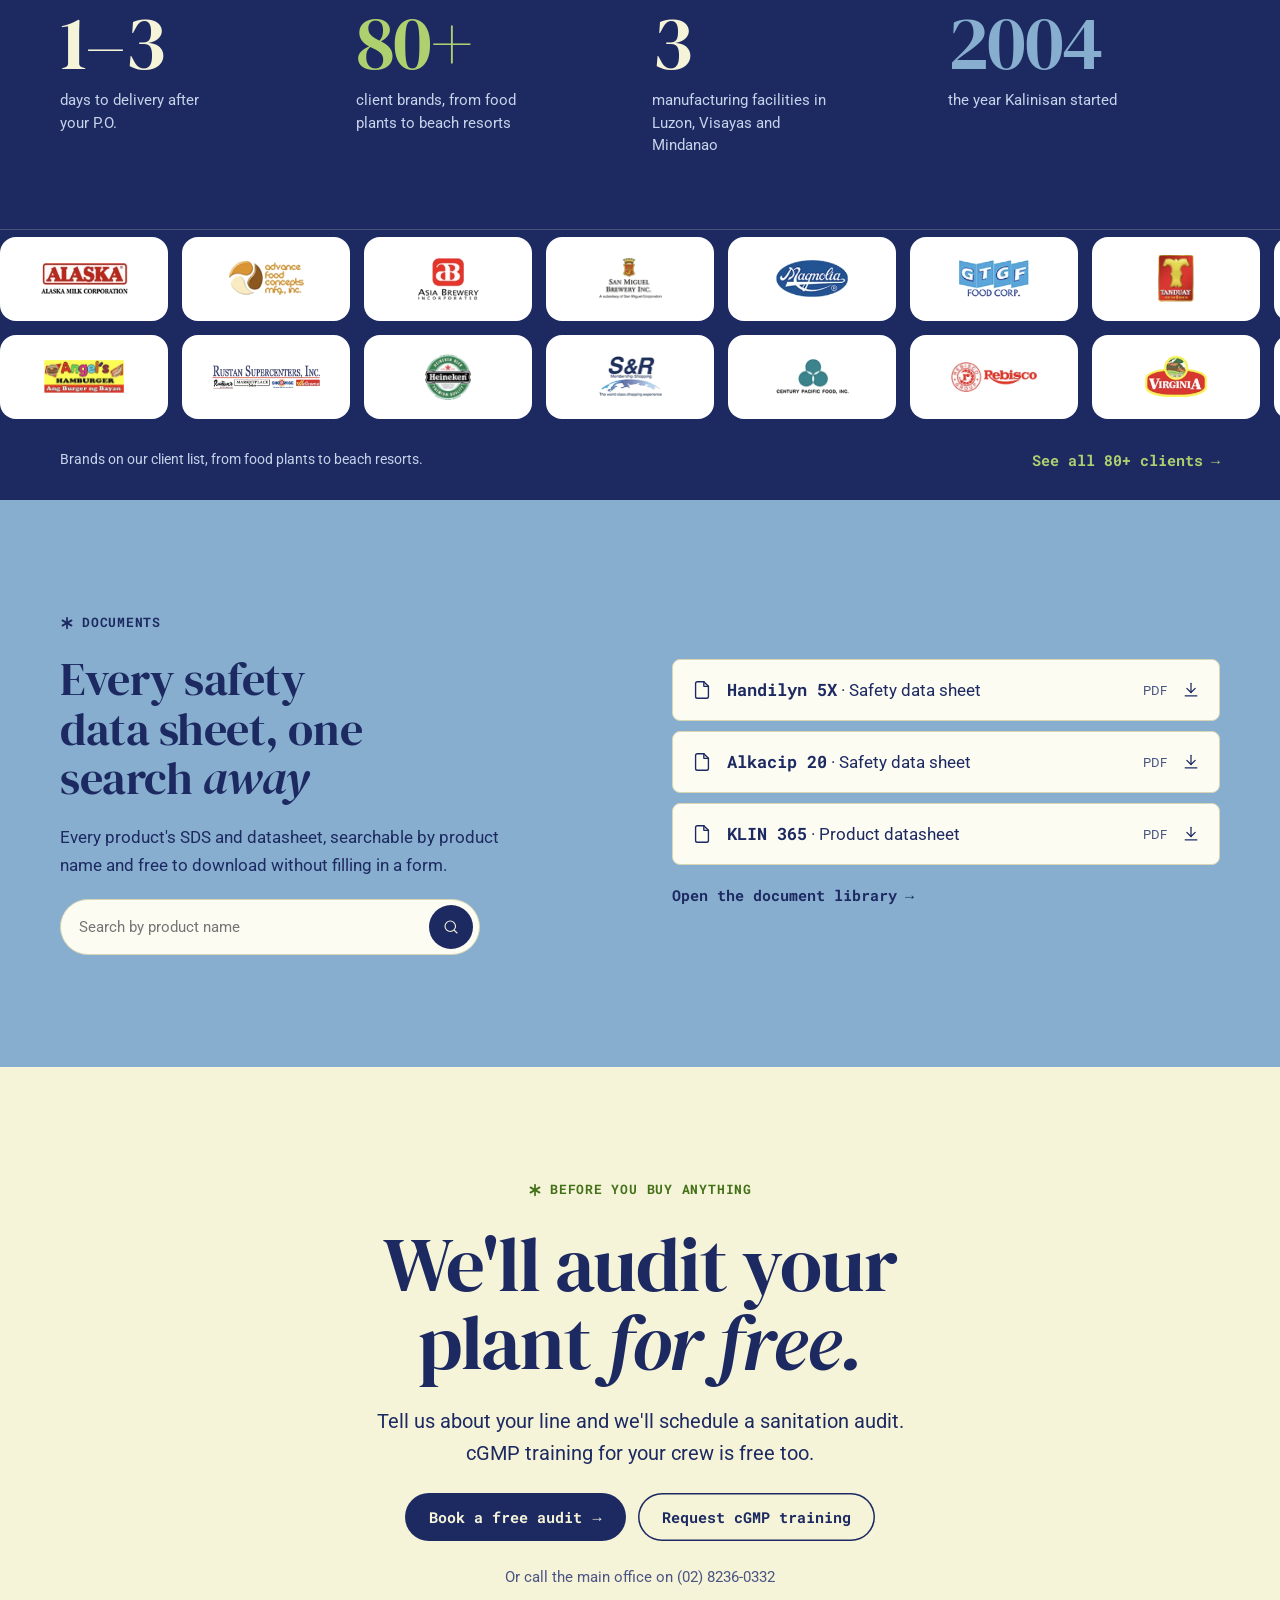
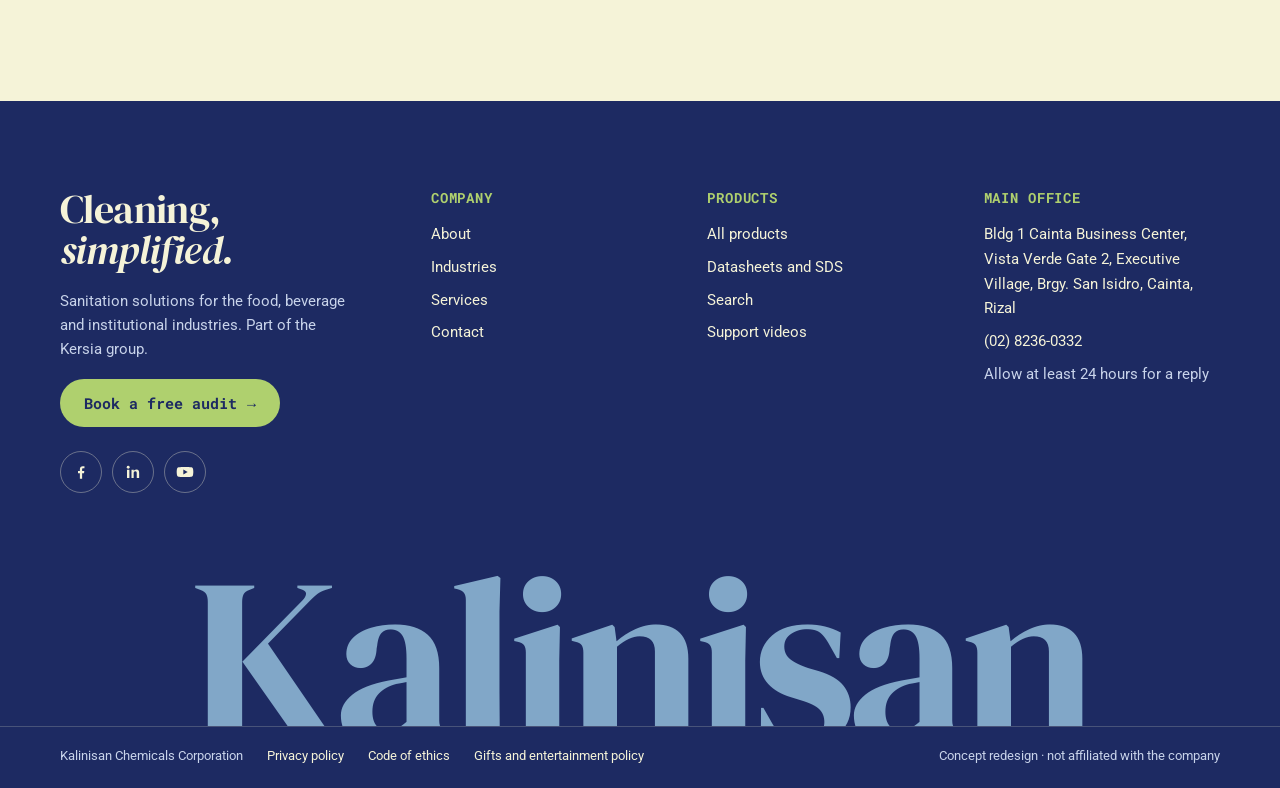
<file: home-phone.html>
<!doctype html>
<html lang="en">
<head>
<meta charset="utf-8">
<meta name="viewport" content="width=device-width, initial-scale=1">
<title>Kalinisan Chemicals, phone</title>
<meta name="description" content="Concept redesign of the Kalinisan Chemicals website, made for a design portfolio. Not affiliated with Kalinisan Chemicals Corporation.">
<meta name="robots" content="noindex, nofollow">
<meta property="og:title" content="Kalinisan Chemicals, phone">
<meta property="og:description" content="Concept redesign for a design portfolio. Not the official Kalinisan Chemicals website.">
<link rel="icon" href="images/logo.png">
<link rel="preconnect" href="https://fonts.googleapis.com">
<link rel="stylesheet" href="https://fonts.googleapis.com/css2?family=DM+Serif+Display:ital@0;1&amp;family=Roboto+Mono:wght@400..700&amp;family=Roboto:ital,wght@0,300..700;1,400&amp;display=swap">
<link rel="stylesheet" href="assets/site.css">
<script src="assets/site.js" defer></script>
</head>
<body>
<div class="concept-bar">Concept redesign for a design portfolio, not the official Kalinisan Chemicals website. <a href="https://kalinisanchemicals.com/" target="_blank" rel="noopener">Visit kalinisanchemicals.com</a></div>
<div class="page">
<header class="site-header">
  <div class="wrap bar">
    <a class="logo" href="index.html"><img src="images/logo.png" alt="Kalinisan Chemicals, part of the Kersia group"></a>
    <nav class="main" aria-label="Main"><a href="industries.html">Industries</a><a href="products.html">Products</a><a href="services.html">Services</a><a href="resources.html">Resources</a><a href="about.html">About</a><a href="contact.html">Contact</a></nav>
    <div class="tools">
      <form class="search-field" role="search" action="search.html"><label class="sr" for="hq">Search products</label><input id="hq" name="q" type="search" placeholder="Search products"><button type="submit" aria-label="Search"><svg width="16" height="16" viewBox="0 0 24 24" fill="none" stroke="currentColor" stroke-width="2" stroke-linecap="round" stroke-linejoin="round" aria-hidden="true"><circle cx="11" cy="11" r="7"></circle><path d="M20 20l-3.5-3.5"></path></svg></button></form>
      <a class="btn btn-primary btn-sm" href="contact.html">Book an audit</a>
    </div>
    <details class="menu-toggle"><summary aria-label="Menu"><svg width="22" height="22" viewBox="0 0 24 24" fill="none" stroke="currentColor" stroke-width="2" stroke-linecap="round" stroke-linejoin="round" aria-hidden="true"><path d="M4 7h16"></path><path d="M4 12h16"></path><path d="M4 17h16"></path></svg></summary><div class="panel"><a href="industries.html">Industries</a><a href="products.html">Products</a><a href="services.html">Services</a><a href="resources.html">Resources</a><a href="about.html">About</a><a href="contact.html">Contact</a><a href="search.html">Search</a><a href="contact.html">Book a free audit</a></div></details>
  </div>
</header>
<main>

<section class="hero-home wave-wrap">
  <img class="ph-img" src="images/photos/surface-wipe.webp" alt="Gloved hand wiping a counter beside potted plants in morning light" style="object-position: 50% 50%">
  <span class="ph-fill"></span>
  <div class="wrap intro">
    <span class="tag">Cleaning, simplified</span>
    <p>Cleaning and disinfection chemicals, dispensing systems and sanitation programs for Philippine food, beverage and institutional plants. Manufactured here, delivered in one to three days.</p>
    <div style="display: flex; flex-wrap: wrap; gap: 12px; justify-content: center">
      <a class="btn btn-primary" href="contact.html">Book a free sanitation audit <span class="arr">→</span></a>
      <a class="btn btn-ghost-light" href="products.html">Browse products</a>
    </div>
  </div>
  <h1 class="wordmark" aria-label="Kalinisan Chemicals"><span>K</span><span>a</span><span>l</span><span>i</span><span>n</span><span>i</span><span>s</span><span>a</span><span>n</span></h1>
  <svg class="wave" viewBox="0 0 1440 56" preserveAspectRatio="none" aria-hidden="true"><path d="M0 30 C 240 4, 480 56, 720 30 S 1200 4, 1440 30 L1440 56 L0 56 Z" fill="#afd06e"></path></svg>
</section>

<section class="bg-pistachio">
  <div class="marquee sm" role="region" aria-label="Why Kalinisan"><div class="track"><div style="display: inline-flex"><span class="item">Delivered 1 to 3 days after P.O.<svg width="20" height="20" viewBox="0 0 24 24" fill="none" stroke="currentColor" stroke-width="3" stroke-linecap="round" stroke-linejoin="round" aria-hidden="true" class="star"><path d="M12 3v18"></path><path d="M4.2 7.5l15.6 9"></path><path d="M4.2 16.5l15.6-9"></path></svg></span><span class="item">Free sanitation audits<svg width="20" height="20" viewBox="0 0 24 24" fill="none" stroke="currentColor" stroke-width="3" stroke-linecap="round" stroke-linejoin="round" aria-hidden="true" class="star"><path d="M12 3v18"></path><path d="M4.2 7.5l15.6 9"></path><path d="M4.2 16.5l15.6-9"></path></svg></span><span class="item">Free cGMP training<svg width="20" height="20" viewBox="0 0 24 24" fill="none" stroke="currentColor" stroke-width="3" stroke-linecap="round" stroke-linejoin="round" aria-hidden="true" class="star"><path d="M12 3v18"></path><path d="M4.2 7.5l15.6 9"></path><path d="M4.2 16.5l15.6-9"></path></svg></span><span class="item">Dispensing systems on free loan<svg width="20" height="20" viewBox="0 0 24 24" fill="none" stroke="currentColor" stroke-width="3" stroke-linecap="round" stroke-linejoin="round" aria-hidden="true" class="star"><path d="M12 3v18"></path><path d="M4.2 7.5l15.6 9"></path><path d="M4.2 16.5l15.6-9"></path></svg></span><span class="item">ISO 9001 · FDA · Halal · ServSafe<svg width="20" height="20" viewBox="0 0 24 24" fill="none" stroke="currentColor" stroke-width="3" stroke-linecap="round" stroke-linejoin="round" aria-hidden="true" class="star"><path d="M12 3v18"></path><path d="M4.2 7.5l15.6 9"></path><path d="M4.2 16.5l15.6-9"></path></svg></span><span class="item">Made in Luzon, Visayas and Mindanao<svg width="20" height="20" viewBox="0 0 24 24" fill="none" stroke="currentColor" stroke-width="3" stroke-linecap="round" stroke-linejoin="round" aria-hidden="true" class="star"><path d="M12 3v18"></path><path d="M4.2 7.5l15.6 9"></path><path d="M4.2 16.5l15.6-9"></path></svg></span></div><div style="display: inline-flex" aria-hidden="true"><span class="item">Delivered 1 to 3 days after P.O.<svg width="20" height="20" viewBox="0 0 24 24" fill="none" stroke="currentColor" stroke-width="3" stroke-linecap="round" stroke-linejoin="round" aria-hidden="true" class="star"><path d="M12 3v18"></path><path d="M4.2 7.5l15.6 9"></path><path d="M4.2 16.5l15.6-9"></path></svg></span><span class="item">Free sanitation audits<svg width="20" height="20" viewBox="0 0 24 24" fill="none" stroke="currentColor" stroke-width="3" stroke-linecap="round" stroke-linejoin="round" aria-hidden="true" class="star"><path d="M12 3v18"></path><path d="M4.2 7.5l15.6 9"></path><path d="M4.2 16.5l15.6-9"></path></svg></span><span class="item">Free cGMP training<svg width="20" height="20" viewBox="0 0 24 24" fill="none" stroke="currentColor" stroke-width="3" stroke-linecap="round" stroke-linejoin="round" aria-hidden="true" class="star"><path d="M12 3v18"></path><path d="M4.2 7.5l15.6 9"></path><path d="M4.2 16.5l15.6-9"></path></svg></span><span class="item">Dispensing systems on free loan<svg width="20" height="20" viewBox="0 0 24 24" fill="none" stroke="currentColor" stroke-width="3" stroke-linecap="round" stroke-linejoin="round" aria-hidden="true" class="star"><path d="M12 3v18"></path><path d="M4.2 7.5l15.6 9"></path><path d="M4.2 16.5l15.6-9"></path></svg></span><span class="item">ISO 9001 · FDA · Halal · ServSafe<svg width="20" height="20" viewBox="0 0 24 24" fill="none" stroke="currentColor" stroke-width="3" stroke-linecap="round" stroke-linejoin="round" aria-hidden="true" class="star"><path d="M12 3v18"></path><path d="M4.2 7.5l15.6 9"></path><path d="M4.2 16.5l15.6-9"></path></svg></span><span class="item">Made in Luzon, Visayas and Mindanao<svg width="20" height="20" viewBox="0 0 24 24" fill="none" stroke="currentColor" stroke-width="3" stroke-linecap="round" stroke-linejoin="round" aria-hidden="true" class="star"><path d="M12 3v18"></path><path d="M4.2 7.5l15.6 9"></path><path d="M4.2 16.5l15.6-9"></path></svg></span></div></div></div>
</section>


<section class="section bg-beige">
  <div class="wrap split">
    <div class="reveal" style="display: flex; flex-direction: column; gap: 22px; align-items: flex-start">
      <span class="eyebrow"><svg width="14" height="14" viewBox="0 0 24 24" fill="none" stroke="currentColor" stroke-width="3" stroke-linecap="round" stroke-linejoin="round" aria-hidden="true"><path d="M12 3v18"></path><path d="M4.2 7.5l15.6 9"></path><path d="M4.2 16.5l15.6-9"></path></svg> One partner, every step</span>
      <h2 class="h2" style="max-width: 15ch">Sanitation that holds up to an <span class="it">audit.</span></h2>
      <p class="lede">A clean plant takes more than the right chemical. Kalinisan pairs its products with free audits, cGMP training, dispensing systems and a cleaning program built around your line, so the whole routine works together.</p>
      <a class="btn btn-dark" href="services.html">See how a program comes together <span class="arr">→</span></a>
    </div>
    <div class="cycle photo blue reveal-scale" style="padding: 0">
      <img class="ph-img" src="images/photos/sink-wash.webp" alt="Washing produce at a stainless kitchen sink" style="object-position: 62% 50%" loading="lazy"><span class="ph-fill"></span>
      <span class="ring"></span>
      <span class="node" style="left: 50%; top: 14%">Sanitation audit</span>
      <span class="node" style="left: 81%; top: 32%">Cleaning program</span>
      <span class="node" style="left: 81%; top: 68%">Products</span>
      <span class="node" style="left: 50%; top: 86%">Dispensing systems</span>
      <span class="node" style="left: 19%; top: 68%">cGMP training</span>
      <span class="node" style="left: 19%; top: 32%">Technical consultation</span>
      <span class="centre"><span class="display" style="font-size: 30px; color: #1d2a62">Your sanitation <span class="it">program</span></span></span>
    </div>
  </div>
</section>

<section class="section bg-fern wave-wrap" style="padding-bottom: 136px">
  <div class="wrap">
    <div class="reveal" style="display: flex; flex-wrap: wrap; align-items: end; justify-content: space-between; gap: 24px; margin-bottom: 48px">
      <div style="display: flex; flex-direction: column; gap: 14px">
        <span class="eyebrow"><svg width="14" height="14" viewBox="0 0 24 24" fill="none" stroke="currentColor" stroke-width="3" stroke-linecap="round" stroke-linejoin="round" aria-hidden="true"><path d="M12 3v18"></path><path d="M4.2 7.5l15.6 9"></path><path d="M4.2 16.5l15.6-9"></path></svg> Industries</span>
        <h2 class="h2">Start with <span class="it">your industry</span></h2>
      </div>
      <p style="max-width: 40ch; color: #e6efd6">Each industry page shows the products and programs used on those lines, from bottling to the hotel laundry.</p>
    </div>
    <div class="grid g5">
      <a class="ind reveal" href="industries.html"><div class="photo green round" style="aspect-ratio: 3 / 4"><span class="ph-fill"></span><img class="ph-img" src="images/photos/amber-bottles.webp" alt="Amber bottles on a filling line" style="object-position: 30% 50%" loading="lazy"></div><span class="h3">Beverage processing</span><span class="small">Beer, bottled water, soft drinks, coffee, spirits</span></a>
      <a class="ind reveal" href="industries.html"><div class="photo green round" style="aspect-ratio: 3 / 4"><span class="ph-fill"></span><img class="ph-img" src="images/photos/line-wipedown.webp" alt="Worker in a hairnet and gloves wiping down a stainless conveyor" style="object-position: 58% 50%" loading="lazy"></div><span class="h3">Food processing</span><span class="small">Dairy, meat, poultry, seafood, grain, sugar</span></a>
      <a class="ind reveal" href="industries.html"><div class="photo green round" style="aspect-ratio: 3 / 4"><span class="ph-fill"></span><img class="ph-img" src="images/photos/kitchen-team.webp" alt="Kitchen crew at the line during service" style="object-position: 38% 50%" loading="lazy"></div><span class="h3">Food service</span><span class="small">Quick service restaurants, catering, commissaries</span></a>
      <a class="ind reveal" href="industries.html"><div class="photo green round" style="aspect-ratio: 3 / 4"><span class="ph-fill"></span><img class="ph-img" src="images/photos/hotel-linen.webp" alt="Housekeeper placing folded white towels on a bed" style="object-position: 66% 50%" loading="lazy"></div><span class="h3">Hospitality and laundry</span><span class="small">Hotels, resorts, casinos, laundries</span></a>
      <a class="ind reveal" href="industries.html"><div class="photo green round" style="aspect-ratio: 3 / 4"><span class="ph-fill"></span><img class="ph-img" src="images/photos/retail-shopper.webp" alt="Shopper reading a cleaning product label in the aisle" style="object-position: 42% 50%" loading="lazy"></div><span class="h3">Consumer and toll packing</span><span class="small">Private label and toll manufacturing</span></a>
    </div>
  </div>
  <svg class="wave" viewBox="0 0 1440 56" preserveAspectRatio="none" aria-hidden="true"><path d="M0 30 C 240 4, 480 56, 720 30 S 1200 4, 1440 30 L1440 56 L0 56 Z" fill="#f5f3d8"></path></svg>
</section>

<section class="section bg-beige" style="padding-top: 72px">
  <div class="wrap">
    <div class="reveal" style="display: flex; flex-wrap: wrap; align-items: end; justify-content: space-between; gap: 20px; margin-bottom: 36px">
      <h2 class="h2">From the <span class="it">catalogue</span></h2>
      <a class="link-arrow" href="products.html">All 68 products <span class="arr">→</span></a>
    </div>
    <div class="grid g4">
      <article class="p-card card-hover" data-cat="personal" data-name="handilyn 5x">
        <a href="handilyn-5x.html" class="p-img t-carolina" style="text-decoration: none; color: inherit"><span class="ph-fill"></span><span class="tag line" style="background: rgba(253, 252, 243, .9)">Personal hygiene</span><img class="p-photo" src="images/products/handilyn-5x.webp" alt="Handilyn 5X" loading="lazy"></a>
        <a href="handilyn-5x.html" style="text-decoration: none; color: inherit" class="p-name">Handilyn 5X</a>
        <p class="p-desc">Concentrated hand soap that keeps its viscosity after dilution.</p>
        <dl class="p-meta" style="margin: 0 8px"><dt>Pack</dt><dd>1 L · gallon</dd></dl>
        <div class="p-actions"><a class="btn btn-primary btn-sm" href="contact.html">Request a quote</a><a class="sds" href="resources.html">SDS</a></div>
      </article>
      <article class="p-card card-hover" data-cat="kitchen disinfect env building room" data-name="klin 365">
        <a href="products.html" class="p-img t-pistachio" style="text-decoration: none; color: inherit"><span class="ph-fill"></span><span class="tag line" style="background: rgba(253, 252, 243, .9)">Kitchen hygiene</span><img class="p-photo" src="images/products/klin-365.webp" alt="KLIN 365" loading="lazy"></a>
        <a href="products.html" style="text-decoration: none; color: inherit" class="p-name">KLIN 365</a>
        <p class="p-desc">10-in-1 cleaner, sanitizer and deodorizer for quick service restaurants.</p>
        <dl class="p-meta" style="margin: 0 8px"><dt>Pack</dt><dd>Sachet · 500 ml · gallon</dd></dl>
        <div class="p-actions"><a class="btn btn-primary btn-sm" href="contact.html">Request a quote</a><a class="sds" href="resources.html">SDS</a></div>
      </article>
      <article class="p-card card-hover" data-cat="cip" data-name="alkacip 20">
        <a href="products.html" class="p-img t-beige" style="text-decoration: none; color: inherit"><span class="ph-fill"></span><span class="tag line" style="background: rgba(253, 252, 243, .9)">Cleaning in place</span><img class="p-photo" src="images/products/alkacip-20.webp" alt="Alkacip 20" loading="lazy"></a>
        <a href="products.html" style="text-decoration: none; color: inherit" class="p-name">Alkacip 20</a>
        <p class="p-desc">Alkaline CIP liquid detergent.</p>
        <dl class="p-meta" style="margin: 0 8px"><dt>Pack</dt><dd>Gallon · carboy · drum</dd></dl>
        <div class="p-actions"><a class="btn btn-primary btn-sm" href="contact.html">Request a quote</a><a class="sds" href="resources.html">SDS</a></div>
      </article>
      <article class="p-card card-hover" data-cat="cip env disinfect" data-name="sanicide plus">
        <a href="products.html" class="p-img t-delft" style="text-decoration: none; color: inherit"><span class="ph-fill"></span><span class="tag line" style="background: rgba(253, 252, 243, .9)">Cleaning in place</span><img class="p-photo" src="images/products/sanicide-plus.webp" alt="Sanicide Plus" loading="lazy"></a>
        <a href="products.html" style="text-decoration: none; color: inherit" class="p-name">Sanicide Plus</a>
        <p class="p-desc">Peroxyacetic acid liquid sanitizer.</p>
        <dl class="p-meta" style="margin: 0 8px"><dt>Pack</dt><dd>Carboy</dd></dl>
        <div class="p-actions"><a class="btn btn-primary btn-sm" href="contact.html">Request a quote</a><a class="sds" href="resources.html">SDS</a></div>
      </article>
    </div>
  </div>
</section>

<section class="spot">
  <div class="spot-media gridpaper">
    <div class="photo t-carolina reveal-scale" style="width: min(78%, 460px); aspect-ratio: 4 / 5; border-radius: 22px; background: #c3d6e7"><span class="ph-fill"></span><img class="ph-photo" src="images/products/handilyn-5x.webp" alt="Handilyn 5X hand soap, gallon packs"></div>
    <div class="spot-badge"><div class="badge-spin"><svg class="ring" viewBox="0 0 120 120" aria-hidden="true"><defs><path id="ring3" d="M60,60 m-45,0 a45,45 0 1,1 90,0 a45,45 0 1,1 -90,0"></path></defs><text font-family="Roboto Mono, monospace" font-size="8" font-weight="700" letter-spacing="0" fill="#1d2a62"><textPath href="#ring3" textLength="281" lengthAdjust="spacing">CONCENTRATED · UP TO 5X · LESS PLASTIC · PH-BALANCED · </textPath></text></svg><span class="core"><svg width="46" height="46" viewBox="0 0 24 24" fill="none" stroke="currentColor" stroke-width="1.4" stroke-linecap="round" stroke-linejoin="round" aria-hidden="true"><path d="M12 3c3 4 6 7 6 11a6 6 0 0 1-12 0c0-4 3-7 6-11z"></path><path d="M9.5 14.5a2.5 2.5 0 0 0 2.5 2.5"></path></svg></span></div></div>
  </div>
  <div class="spot-copy bg-paper">
    <div style="display: flex; align-items: center; gap: 14px; font-family: var(--round); font-weight: 700; font-size: 12px; letter-spacing: .06em; text-transform: uppercase" class="muted"><span>Product spotlight</span><span style="flex: 1; height: 1px; background: #b9b58f"></span><span>Personal hygiene</span></div>
    <div style="display: flex; align-items: flex-start; justify-content: space-between; gap: 20px">
      <div>
        <h2 class="display" style="font-size: clamp(48px, 5vw, 72px)">Handilyn 5X</h2>
        <p class="h4" style="margin-top: 8px">Concentrated hand soap</p>
      </div>
      <div class="burst"><svg viewBox="0 0 100 100" aria-hidden="true"><polygon points="50.0,0.0 58.4,7.8 69.1,3.8 73.9,14.2 85.4,14.6 85.8,26.1 96.2,30.9 92.2,41.6 100.0,50.0 92.2,58.4 96.2,69.1 85.8,73.9 85.4,85.4 73.9,85.8 69.1,96.2 58.4,92.2 50.0,100.0 41.6,92.2 30.9,96.2 26.1,85.8 14.6,85.4 14.2,73.9 3.8,69.1 7.8,58.4 0.0,50.0 7.8,41.6 3.8,30.9 14.2,26.1 14.6,14.6 26.1,14.2 30.9,3.8 41.6,7.8" fill="#afd06e"></polygon></svg><span>Up to<b>5X</b></span></div>
    </div>
    <p>Made for food handling plants, restaurants, kitchens, supermarkets and cafeterias, where hands get washed all day.</p>
    <div class="acc">
      <details open><summary>What it is <span class="pm"></span></summary><div class="acc-body"><p>A concentrated hand soap. Its patent-pending GPMD technology lets the concentrate keep, and even improve, its viscosity after dilution with water.</p></div></details>
      <details><summary>Why plants use it <span class="pm"></span></summary><div class="acc-body"><ul class="checks"><li><svg width="18" height="18" viewBox="0 0 24 24" fill="none" stroke="currentColor" stroke-width="1.5" stroke-linecap="round" stroke-linejoin="round" aria-hidden="true"><path d="M5 12.5l4.5 4.5L19 7.5"></path></svg><span>Dilutes up to 5X for cost-efficient hand hygiene</span></li><li><svg width="18" height="18" viewBox="0 0 24 24" fill="none" stroke="currentColor" stroke-width="1.5" stroke-linecap="round" stroke-linejoin="round" aria-hidden="true"><path d="M5 12.5l4.5 4.5L19 7.5"></path></svg><span>Uses less plastic, storage space and water</span></li><li><svg width="18" height="18" viewBox="0 0 24 24" fill="none" stroke="currentColor" stroke-width="1.5" stroke-linecap="round" stroke-linejoin="round" aria-hidden="true"><path d="M5 12.5l4.5 4.5L19 7.5"></path></svg><span>pH-balanced, with a broad-spectrum bacteriostat</span></li><li><svg width="18" height="18" viewBox="0 0 24 24" fill="none" stroke="currentColor" stroke-width="1.5" stroke-linecap="round" stroke-linejoin="round" aria-hidden="true"><path d="M5 12.5l4.5 4.5L19 7.5"></path></svg><span>Mild enough for repeated use through the day</span></li></ul></div></details>
      <details><summary>How to use <span class="pm"></span></summary><div class="acc-body"><p>The dilution ratio and directions are on the product datasheet. <a href="resources.html">Download the datasheet</a></p></div></details>
    </div>
    <div style="display: flex; flex-wrap: wrap; gap: 12px">
      <a class="btn btn-primary" href="contact.html">Request a quote</a>
      <a class="btn btn-ghost" href="handilyn-5x.html">View product <span class="arr">→</span></a>
    </div>
  </div>
</section>

<section class="section bg-pistachio">
  <div class="wrap split" style="align-items: start">
    <div class="reveal" style="display: flex; flex-direction: column; gap: 20px; position: sticky; top: 120px">
      <span class="eyebrow"><svg width="14" height="14" viewBox="0 0 24 24" fill="none" stroke="currentColor" stroke-width="3" stroke-linecap="round" stroke-linejoin="round" aria-hidden="true"><path d="M12 3v18"></path><path d="M4.2 7.5l15.6 9"></path><path d="M4.2 16.5l15.6-9"></path></svg> Why plants work with us</span>
      <h2 class="h2" style="max-width: 13ch">Built for plants that get <span class="it">audited</span></h2>
      <p style="max-width: 46ch">Kalinisan supplies food, beverage and institutional clients from three manufacturing facilities across Luzon, Visayas and Mindanao, and backs its products with people who come to your floor.</p>
    </div>
    <div style="display: flex; flex-direction: column; gap: 36px; padding-top: 8px">
      <div class="feat reveal"><span class="ic"><svg width="24" height="24" viewBox="0 0 24 24" fill="none" stroke="currentColor" stroke-width="1.5" stroke-linecap="round" stroke-linejoin="round" aria-hidden="true"><path d="M3 6.5h11v9.5H3z"></path><path d="M14 10h4l3 3v3h-7"></path><circle cx="7" cy="17.5" r="1.8"></circle><circle cx="17" cy="17.5" r="1.8"></circle></svg></span><p class="h3">Delivered in 1 to 3 days</p><p>After we receive your P.O., or sooner when it can't wait.</p></div>
      <div class="feat reveal"><span class="ic"><svg width="24" height="24" viewBox="0 0 24 24" fill="none" stroke="currentColor" stroke-width="1.5" stroke-linecap="round" stroke-linejoin="round" aria-hidden="true"><rect x="5" y="4.5" width="14" height="16.5" rx="2"></rect><path d="M9 4.5V3h6v1.5"></path><path d="M9 12.5l2 2 4-4"></path></svg></span><p class="h3">Free sanitation audits</p><p>Regular audits scheduled around your needs, to keep you in good standing with regulators and the companies you supply.</p></div>
      <div class="feat reveal"><span class="ic"><svg width="24" height="24" viewBox="0 0 24 24" fill="none" stroke="currentColor" stroke-width="1.5" stroke-linecap="round" stroke-linejoin="round" aria-hidden="true"><path d="M12 3c3 4 6 7 6 11a6 6 0 0 1-12 0c0-4 3-7 6-11z"></path><path d="M9.5 14.5a2.5 2.5 0 0 0 2.5 2.5"></path></svg></span><p class="h3">Dispensing systems on free loan</p><p>Supplied under a free loan agreement, for cost savings and process efficiency.</p></div>
      <div class="feat reveal"><span class="ic"><svg width="24" height="24" viewBox="0 0 24 24" fill="none" stroke="currentColor" stroke-width="1.5" stroke-linecap="round" stroke-linejoin="round" aria-hidden="true"><circle cx="12" cy="9.5" r="6"></circle><path d="M8.6 14.6L7.5 21l4.5-2.3 4.5 2.3-1.1-6.4"></path><path d="M9.8 9.6l1.5 1.5 3-3"></path></svg></span><p class="h3">ISO 9001, FDA, Halal and ServSafe</p><p>Certified by SGS for ISO 9001, FDA registered, Halal certified and ServSafe compliant.</p></div>
    </div>
  </div>
</section>

<section class="bg-delft" style="padding: 96px 0 0">
  <div class="wrap">
    <div class="grid g4 reveal" style="padding-bottom: 72px">
      <div class="stat"><p class="n num">1–3</p><p class="l muted">days to delivery after your P.O.</p></div>
      <div class="stat"><p class="n num" style="color: #afd06e">80+</p><p class="l muted">client brands, from food plants to beach resorts</p></div>
      <div class="stat"><p class="n num">3</p><p class="l muted">manufacturing facilities in Luzon, Visayas and Mindanao</p></div>
      <div class="stat"><p class="n num" style="color: #87aece">2004</p><p class="l muted">the year Kalinisan started</p></div>
    </div>
  </div>
  <div style="border-top: 1px solid rgba(245, 243, 216, .2)">
    <div role="region" aria-label="Some of our clients"><div class="marquee logo-marquee"><div class="track"><div style="display: inline-flex"><span class="chip-logo"><img src="images/clients/alaska-milk-corporation.webp" alt="Alaska Milk Corporation" width="87" height="30"></span><span class="chip-logo"><img src="images/clients/advance-food-concepts.webp" alt="Advance Food Concepts" width="75" height="35"></span><span class="chip-logo"><img src="images/clients/asia-brewery.webp" alt="Asia Brewery" width="61" height="42"></span><span class="chip-logo"><img src="images/clients/san-miguel-brewery.webp" alt="San Miguel Brewery" width="63" height="41"></span><span class="chip-logo"><img src="images/clients/magnolia.webp" alt="Magnolia" width="72" height="36"></span><span class="chip-logo"><img src="images/clients/gtgf-food-corp.webp" alt="GTGF Food Corp." width="70" height="37"></span><span class="chip-logo"><img src="images/clients/tanduay.webp" alt="Tanduay" width="36" height="46"></span><span class="chip-logo"><img src="images/clients/mang-inasal.webp" alt="Mang Inasal" width="68" height="38"></span><span class="chip-logo"><img src="images/clients/pizza-hut.webp" alt="Pizza Hut" width="45" height="46"></span><span class="chip-logo"><img src="images/clients/nutriasia.webp" alt="NutriAsia" width="48" height="46"></span><span class="chip-logo"><img src="images/clients/zagu.webp" alt="Zagu" width="47" height="46"></span><span class="chip-logo"><img src="images/clients/maxs-corner-bakery.webp" alt="Max&#39;s Corner Bakery" width="66" height="39"></span><span class="chip-logo"><img src="images/clients/frabelle-foods.webp" alt="Frabelle Foods" width="75" height="35"></span><span class="chip-logo"><img src="images/clients/rc-cola.webp" alt="RC Cola" width="54" height="46"></span><span class="chip-logo"><img src="images/clients/liwayway-marketing.webp" alt="Liwayway Marketing" width="74" height="35"></span><span class="chip-logo"><img src="images/clients/jollibee.webp" alt="Jollibee" width="47" height="46"></span><span class="chip-logo"><img src="images/clients/kfc.webp" alt="KFC" width="46" height="46"></span><span class="chip-logo"><img src="images/clients/chowking.webp" alt="Chowking" width="43" height="46"></span><span class="chip-logo"><img src="images/clients/bonchon.webp" alt="Bonchon" width="103" height="25"></span><span class="chip-logo"><img src="images/clients/j-co.webp" alt="J.CO" width="33" height="46"></span><span class="chip-logo"><img src="images/clients/red-ribbon.webp" alt="Red Ribbon" width="78" height="33"></span><span class="chip-logo"><img src="images/clients/pepper-steak.webp" alt="Pepper Steak" width="62" height="42"></span><span class="chip-logo"><img src="images/clients/greenwich.webp" alt="Greenwich" width="43" height="46"></span><span class="chip-logo"><img src="images/clients/zest-o.webp" alt="Zest-O" width="76" height="34"></span><span class="chip-logo"><img src="images/clients/del-monte.webp" alt="Del Monte" width="59" height="44"></span><span class="chip-logo"><img src="images/clients/monde.webp" alt="Monde" width="59" height="44"></span><span class="chip-logo"><img src="images/clients/delfi.webp" alt="Delfi" width="92" height="28"></span><span class="chip-logo"><img src="images/clients/fisher-farms.webp" alt="Fisher Farms" width="76" height="34"></span><span class="chip-logo"><img src="images/clients/snow-mountain-dairy.webp" alt="Snow Mountain Dairy" width="62" height="42"></span><span class="chip-logo"><img src="images/clients/profood-international.webp" alt="Profood International" width="68" height="38"></span><span class="chip-logo"><img src="images/clients/gardenia.webp" alt="Gardenia" width="74" height="35"></span><span class="chip-logo"><img src="images/clients/kuya-j.webp" alt="Kuya J" width="50" height="46"></span><span class="chip-logo"><img src="images/clients/andoks.webp" alt="Andok&#39;s" width="65" height="40"></span><span class="chip-logo"><img src="images/clients/pancake-house-group.webp" alt="Pancake House Group" width="82" height="32"></span><span class="chip-logo"><img src="images/clients/paulines-bakers-percent.webp" alt="Pauline&#39;s Baker&#39;s Percent" width="84" height="31"></span><span class="chip-logo"><img src="images/clients/jentec-storage.webp" alt="Jentec Storage" width="91" height="29"></span><span class="chip-logo"><img src="images/clients/ifoods-inc.webp" alt="ifoods inc." width="70" height="37"></span><span class="chip-logo"><img src="images/clients/metro.webp" alt="Metro" width="59" height="44"></span><span class="chip-logo"><img src="images/clients/mama-sitas.webp" alt="Mama Sita&#39;s" width="60" height="43"></span><span class="chip-logo"><img src="images/clients/mister-donut.webp" alt="Mister Donut" width="69" height="38"></span><span class="chip-logo"><img src="images/clients/rfm-corporation.webp" alt="RFM Corporation" width="85" height="31"></span></div><div style="display: inline-flex" aria-hidden="true"><span class="chip-logo"><img src="images/clients/alaska-milk-corporation.webp" alt="Alaska Milk Corporation" width="87" height="30"></span><span class="chip-logo"><img src="images/clients/advance-food-concepts.webp" alt="Advance Food Concepts" width="75" height="35"></span><span class="chip-logo"><img src="images/clients/asia-brewery.webp" alt="Asia Brewery" width="61" height="42"></span><span class="chip-logo"><img src="images/clients/san-miguel-brewery.webp" alt="San Miguel Brewery" width="63" height="41"></span><span class="chip-logo"><img src="images/clients/magnolia.webp" alt="Magnolia" width="72" height="36"></span><span class="chip-logo"><img src="images/clients/gtgf-food-corp.webp" alt="GTGF Food Corp." width="70" height="37"></span><span class="chip-logo"><img src="images/clients/tanduay.webp" alt="Tanduay" width="36" height="46"></span><span class="chip-logo"><img src="images/clients/mang-inasal.webp" alt="Mang Inasal" width="68" height="38"></span><span class="chip-logo"><img src="images/clients/pizza-hut.webp" alt="Pizza Hut" width="45" height="46"></span><span class="chip-logo"><img src="images/clients/nutriasia.webp" alt="NutriAsia" width="48" height="46"></span><span class="chip-logo"><img src="images/clients/zagu.webp" alt="Zagu" width="47" height="46"></span><span class="chip-logo"><img src="images/clients/maxs-corner-bakery.webp" alt="Max&#39;s Corner Bakery" width="66" height="39"></span><span class="chip-logo"><img src="images/clients/frabelle-foods.webp" alt="Frabelle Foods" width="75" height="35"></span><span class="chip-logo"><img src="images/clients/rc-cola.webp" alt="RC Cola" width="54" height="46"></span><span class="chip-logo"><img src="images/clients/liwayway-marketing.webp" alt="Liwayway Marketing" width="74" height="35"></span><span class="chip-logo"><img src="images/clients/jollibee.webp" alt="Jollibee" width="47" height="46"></span><span class="chip-logo"><img src="images/clients/kfc.webp" alt="KFC" width="46" height="46"></span><span class="chip-logo"><img src="images/clients/chowking.webp" alt="Chowking" width="43" height="46"></span><span class="chip-logo"><img src="images/clients/bonchon.webp" alt="Bonchon" width="103" height="25"></span><span class="chip-logo"><img src="images/clients/j-co.webp" alt="J.CO" width="33" height="46"></span><span class="chip-logo"><img src="images/clients/red-ribbon.webp" alt="Red Ribbon" width="78" height="33"></span><span class="chip-logo"><img src="images/clients/pepper-steak.webp" alt="Pepper Steak" width="62" height="42"></span><span class="chip-logo"><img src="images/clients/greenwich.webp" alt="Greenwich" width="43" height="46"></span><span class="chip-logo"><img src="images/clients/zest-o.webp" alt="Zest-O" width="76" height="34"></span><span class="chip-logo"><img src="images/clients/del-monte.webp" alt="Del Monte" width="59" height="44"></span><span class="chip-logo"><img src="images/clients/monde.webp" alt="Monde" width="59" height="44"></span><span class="chip-logo"><img src="images/clients/delfi.webp" alt="Delfi" width="92" height="28"></span><span class="chip-logo"><img src="images/clients/fisher-farms.webp" alt="Fisher Farms" width="76" height="34"></span><span class="chip-logo"><img src="images/clients/snow-mountain-dairy.webp" alt="Snow Mountain Dairy" width="62" height="42"></span><span class="chip-logo"><img src="images/clients/profood-international.webp" alt="Profood International" width="68" height="38"></span><span class="chip-logo"><img src="images/clients/gardenia.webp" alt="Gardenia" width="74" height="35"></span><span class="chip-logo"><img src="images/clients/kuya-j.webp" alt="Kuya J" width="50" height="46"></span><span class="chip-logo"><img src="images/clients/andoks.webp" alt="Andok&#39;s" width="65" height="40"></span><span class="chip-logo"><img src="images/clients/pancake-house-group.webp" alt="Pancake House Group" width="82" height="32"></span><span class="chip-logo"><img src="images/clients/paulines-bakers-percent.webp" alt="Pauline&#39;s Baker&#39;s Percent" width="84" height="31"></span><span class="chip-logo"><img src="images/clients/jentec-storage.webp" alt="Jentec Storage" width="91" height="29"></span><span class="chip-logo"><img src="images/clients/ifoods-inc.webp" alt="ifoods inc." width="70" height="37"></span><span class="chip-logo"><img src="images/clients/metro.webp" alt="Metro" width="59" height="44"></span><span class="chip-logo"><img src="images/clients/mama-sitas.webp" alt="Mama Sita&#39;s" width="60" height="43"></span><span class="chip-logo"><img src="images/clients/mister-donut.webp" alt="Mister Donut" width="69" height="38"></span><span class="chip-logo"><img src="images/clients/rfm-corporation.webp" alt="RFM Corporation" width="85" height="31"></span></div></div></div><div class="marquee logo-marquee rev"><div class="track"><div style="display: inline-flex"><span class="chip-logo"><img src="images/clients/angels-hamburger.webp" alt="Angel&#39;s Hamburger" width="80" height="33"></span><span class="chip-logo"><img src="images/clients/rustan-supercenters.webp" alt="Rustan Supercenters" width="108" height="24"></span><span class="chip-logo"><img src="images/clients/heineken.webp" alt="Heineken" width="46" height="46"></span><span class="chip-logo"><img src="images/clients/s-r-membership-shopping.webp" alt="S&amp;R Membership Shopping" width="63" height="41"></span><span class="chip-logo"><img src="images/clients/century-pacific-food.webp" alt="Century Pacific Food" width="73" height="36"></span><span class="chip-logo"><img src="images/clients/rebisco.webp" alt="Rebisco" width="86" height="30"></span><span class="chip-logo"><img src="images/clients/virginia.webp" alt="Virginia" width="62" height="42"></span><span class="chip-logo"><img src="images/clients/sensient.webp" alt="Sensient" width="113" height="23"></span><span class="chip-logo"><img src="images/clients/pepsi.webp" alt="Pepsi" width="34" height="46"></span><span class="chip-logo"><img src="images/clients/rombe-phils.webp" alt="Rombe Phils." width="101" height="26"></span><span class="chip-logo"><img src="images/clients/mlm-foods.webp" alt="MLM Foods" width="63" height="41"></span><span class="chip-logo"><img src="images/clients/regent.webp" alt="Regent" width="88" height="29"></span><span class="chip-logo"><img src="images/clients/big-e-food-corporation.webp" alt="Big E Food Corporation" width="23" height="46"></span><span class="chip-logo"><img src="images/clients/white-rock-subic.webp" alt="White Rock Subic" width="69" height="37"></span><span class="chip-logo"><img src="images/clients/bongbongs.webp" alt="BongBong&#39;s" width="64" height="41"></span><span class="chip-logo"><img src="images/clients/bread-factory.webp" alt="Bread Factory" width="54" height="46"></span><span class="chip-logo"><img src="images/clients/monterey-meatshop.webp" alt="Monterey Meatshop" width="64" height="40"></span><span class="chip-logo"><img src="images/clients/fresh-cuts.webp" alt="Fresh Cuts" width="70" height="37"></span><span class="chip-logo"><img src="images/clients/vander.webp" alt="Vander" width="68" height="38"></span><span class="chip-logo"><img src="images/clients/alturas-group.webp" alt="Alturas Group" width="82" height="32"></span><span class="chip-logo"><img src="images/clients/gentuna.webp" alt="Gentuna" width="88" height="30"></span><span class="chip-logo"><img src="images/clients/reitoh-cold-storage.webp" alt="Reitoh Cold Storage" width="78" height="33"></span><span class="chip-logo"><img src="images/clients/multirich-foods.webp" alt="Multirich Foods" width="77" height="34"></span><span class="chip-logo"><img src="images/clients/sysu-international.webp" alt="SYSU International" width="116" height="22"></span><span class="chip-logo"><img src="images/clients/leslie-corporation.webp" alt="Leslie Corporation" width="67" height="39"></span><span class="chip-logo"><img src="images/clients/sur-beach-resort.webp" alt="Sur Beach Resort" width="79" height="33"></span><span class="chip-logo"><img src="images/clients/jonys-beach-resort.webp" alt="Jony&#39;s Beach Resort" width="69" height="38"></span><span class="chip-logo"><img src="images/clients/golden-phoenix-hotel.webp" alt="Golden Phoenix Hotel" width="76" height="34"></span><span class="chip-logo"><img src="images/clients/estacio-uno.webp" alt="Estacio Uno" width="92" height="28"></span><span class="chip-logo"><img src="images/clients/boracay-crown-regency.webp" alt="Boracay Crown Regency" width="56" height="46"></span><span class="chip-logo"><img src="images/clients/villa-caemilla.webp" alt="Villa Caemilla" width="60" height="43"></span><span class="chip-logo"><img src="images/clients/escondido-beach-resort.webp" alt="Escondido Beach Resort" width="68" height="38"></span><span class="chip-logo"><img src="images/clients/rajah-park-hotel.webp" alt="Rajah Park Hotel" width="59" height="44"></span><span class="chip-logo"><img src="images/clients/mandala-spa-villas.webp" alt="Mandala Spa &amp; Villas" width="85" height="31"></span><span class="chip-logo"><img src="images/clients/boracay-haven-resort.webp" alt="Boracay Haven Resort" width="75" height="35"></span><span class="chip-logo"><img src="images/clients/franklin-baker.webp" alt="Franklin Baker" width="84" height="31"></span><span class="chip-logo"><img src="images/clients/twin-oaks.webp" alt="Twin Oaks" width="79" height="33"></span><span class="chip-logo"><img src="images/clients/mega-asia-bottling.webp" alt="Mega Asia Bottling" width="87" height="30"></span><span class="chip-logo"><img src="images/clients/ks-group.webp" alt="KS Group" width="57" height="46"></span><span class="chip-logo"><img src="images/clients/henann-resort-alona-beach.webp" alt="Henann Resort Alona Beach" width="77" height="34"></span><span class="chip-logo"><img src="images/clients/nandana-boracay.webp" alt="Nandana Boracay" width="96" height="27"></span></div><div style="display: inline-flex" aria-hidden="true"><span class="chip-logo"><img src="images/clients/angels-hamburger.webp" alt="Angel&#39;s Hamburger" width="80" height="33"></span><span class="chip-logo"><img src="images/clients/rustan-supercenters.webp" alt="Rustan Supercenters" width="108" height="24"></span><span class="chip-logo"><img src="images/clients/heineken.webp" alt="Heineken" width="46" height="46"></span><span class="chip-logo"><img src="images/clients/s-r-membership-shopping.webp" alt="S&amp;R Membership Shopping" width="63" height="41"></span><span class="chip-logo"><img src="images/clients/century-pacific-food.webp" alt="Century Pacific Food" width="73" height="36"></span><span class="chip-logo"><img src="images/clients/rebisco.webp" alt="Rebisco" width="86" height="30"></span><span class="chip-logo"><img src="images/clients/virginia.webp" alt="Virginia" width="62" height="42"></span><span class="chip-logo"><img src="images/clients/sensient.webp" alt="Sensient" width="113" height="23"></span><span class="chip-logo"><img src="images/clients/pepsi.webp" alt="Pepsi" width="34" height="46"></span><span class="chip-logo"><img src="images/clients/rombe-phils.webp" alt="Rombe Phils." width="101" height="26"></span><span class="chip-logo"><img src="images/clients/mlm-foods.webp" alt="MLM Foods" width="63" height="41"></span><span class="chip-logo"><img src="images/clients/regent.webp" alt="Regent" width="88" height="29"></span><span class="chip-logo"><img src="images/clients/big-e-food-corporation.webp" alt="Big E Food Corporation" width="23" height="46"></span><span class="chip-logo"><img src="images/clients/white-rock-subic.webp" alt="White Rock Subic" width="69" height="37"></span><span class="chip-logo"><img src="images/clients/bongbongs.webp" alt="BongBong&#39;s" width="64" height="41"></span><span class="chip-logo"><img src="images/clients/bread-factory.webp" alt="Bread Factory" width="54" height="46"></span><span class="chip-logo"><img src="images/clients/monterey-meatshop.webp" alt="Monterey Meatshop" width="64" height="40"></span><span class="chip-logo"><img src="images/clients/fresh-cuts.webp" alt="Fresh Cuts" width="70" height="37"></span><span class="chip-logo"><img src="images/clients/vander.webp" alt="Vander" width="68" height="38"></span><span class="chip-logo"><img src="images/clients/alturas-group.webp" alt="Alturas Group" width="82" height="32"></span><span class="chip-logo"><img src="images/clients/gentuna.webp" alt="Gentuna" width="88" height="30"></span><span class="chip-logo"><img src="images/clients/reitoh-cold-storage.webp" alt="Reitoh Cold Storage" width="78" height="33"></span><span class="chip-logo"><img src="images/clients/multirich-foods.webp" alt="Multirich Foods" width="77" height="34"></span><span class="chip-logo"><img src="images/clients/sysu-international.webp" alt="SYSU International" width="116" height="22"></span><span class="chip-logo"><img src="images/clients/leslie-corporation.webp" alt="Leslie Corporation" width="67" height="39"></span><span class="chip-logo"><img src="images/clients/sur-beach-resort.webp" alt="Sur Beach Resort" width="79" height="33"></span><span class="chip-logo"><img src="images/clients/jonys-beach-resort.webp" alt="Jony&#39;s Beach Resort" width="69" height="38"></span><span class="chip-logo"><img src="images/clients/golden-phoenix-hotel.webp" alt="Golden Phoenix Hotel" width="76" height="34"></span><span class="chip-logo"><img src="images/clients/estacio-uno.webp" alt="Estacio Uno" width="92" height="28"></span><span class="chip-logo"><img src="images/clients/boracay-crown-regency.webp" alt="Boracay Crown Regency" width="56" height="46"></span><span class="chip-logo"><img src="images/clients/villa-caemilla.webp" alt="Villa Caemilla" width="60" height="43"></span><span class="chip-logo"><img src="images/clients/escondido-beach-resort.webp" alt="Escondido Beach Resort" width="68" height="38"></span><span class="chip-logo"><img src="images/clients/rajah-park-hotel.webp" alt="Rajah Park Hotel" width="59" height="44"></span><span class="chip-logo"><img src="images/clients/mandala-spa-villas.webp" alt="Mandala Spa &amp; Villas" width="85" height="31"></span><span class="chip-logo"><img src="images/clients/boracay-haven-resort.webp" alt="Boracay Haven Resort" width="75" height="35"></span><span class="chip-logo"><img src="images/clients/franklin-baker.webp" alt="Franklin Baker" width="84" height="31"></span><span class="chip-logo"><img src="images/clients/twin-oaks.webp" alt="Twin Oaks" width="79" height="33"></span><span class="chip-logo"><img src="images/clients/mega-asia-bottling.webp" alt="Mega Asia Bottling" width="87" height="30"></span><span class="chip-logo"><img src="images/clients/ks-group.webp" alt="KS Group" width="57" height="46"></span><span class="chip-logo"><img src="images/clients/henann-resort-alona-beach.webp" alt="Henann Resort Alona Beach" width="77" height="34"></span><span class="chip-logo"><img src="images/clients/nandana-boracay.webp" alt="Nandana Boracay" width="96" height="27"></span></div></div></div></div>
  </div>
  <div class="wrap" style="display: flex; justify-content: space-between; flex-wrap: wrap; gap: 12px; padding: 22px 40px 28px; font-size: 14px">
    <span class="muted">Brands on our client list, from food plants to beach resorts.</span>
    <a class="link-arrow" style="color: #afd06e" href="about.html">See all 80+ clients <span class="arr">→</span></a>
  </div>
</section>

<section class="section bg-carolina">
  <div class="wrap split">
    <div class="reveal" style="display: flex; flex-direction: column; gap: 20px; align-items: flex-start">
      <span class="eyebrow"><svg width="14" height="14" viewBox="0 0 24 24" fill="none" stroke="currentColor" stroke-width="3" stroke-linecap="round" stroke-linejoin="round" aria-hidden="true"><path d="M12 3v18"></path><path d="M4.2 7.5l15.6 9"></path><path d="M4.2 16.5l15.6-9"></path></svg> Documents</span>
      <h2 class="h2" style="max-width: 14ch">Every safety data sheet, one search <span class="it">away</span></h2>
      <p style="max-width: 46ch">Every product's SDS and datasheet, searchable by product name and free to download without filling in a form.</p>
      <form class="search-field" role="search" action="resources.html" style="height: 56px; width: min(100%, 420px); background: #fdfcf3"><label class="sr" for="docsq">Search documents</label><input id="docsq" type="search" placeholder="Search by product name" style="width: 100%"><button type="submit" aria-label="Search documents" style="width: 44px; height: 44px"><svg width="18" height="18" viewBox="0 0 24 24" fill="none" stroke="currentColor" stroke-width="1.5" stroke-linecap="round" stroke-linejoin="round" aria-hidden="true"><circle cx="11" cy="11" r="7"></circle><path d="M20 20l-3.5-3.5"></path></svg></button></form>
    </div>
    <div class="reveal" style="display: flex; flex-direction: column; gap: 10px">
      <a class="doc" href="resources.html"><svg width="22" height="22" viewBox="0 0 24 24" fill="none" stroke="currentColor" stroke-width="1.5" stroke-linecap="round" stroke-linejoin="round" aria-hidden="true"><path d="M14 3H7a2 2 0 0 0-2 2v14a2 2 0 0 0 2 2h10a2 2 0 0 0 2-2V8z"></path><path d="M14 3v5h5"></path></svg><span><b style="font-family: var(--round)">Handilyn 5X</b> · Safety data sheet</span><span class="meta">PDF</span><svg width="20" height="20" viewBox="0 0 24 24" fill="none" stroke="currentColor" stroke-width="1.5" stroke-linecap="round" stroke-linejoin="round" aria-hidden="true"><path d="M12 4v11"></path><path d="M7 10l5 5 5-5"></path><path d="M5 19h14"></path></svg></a>
      <a class="doc" href="resources.html"><svg width="22" height="22" viewBox="0 0 24 24" fill="none" stroke="currentColor" stroke-width="1.5" stroke-linecap="round" stroke-linejoin="round" aria-hidden="true"><path d="M14 3H7a2 2 0 0 0-2 2v14a2 2 0 0 0 2 2h10a2 2 0 0 0 2-2V8z"></path><path d="M14 3v5h5"></path></svg><span><b style="font-family: var(--round)">Alkacip 20</b> · Safety data sheet</span><span class="meta">PDF</span><svg width="20" height="20" viewBox="0 0 24 24" fill="none" stroke="currentColor" stroke-width="1.5" stroke-linecap="round" stroke-linejoin="round" aria-hidden="true"><path d="M12 4v11"></path><path d="M7 10l5 5 5-5"></path><path d="M5 19h14"></path></svg></a>
      <a class="doc" href="resources.html"><svg width="22" height="22" viewBox="0 0 24 24" fill="none" stroke="currentColor" stroke-width="1.5" stroke-linecap="round" stroke-linejoin="round" aria-hidden="true"><path d="M14 3H7a2 2 0 0 0-2 2v14a2 2 0 0 0 2 2h10a2 2 0 0 0 2-2V8z"></path><path d="M14 3v5h5"></path></svg><span><b style="font-family: var(--round)">KLIN 365</b> · Product datasheet</span><span class="meta">PDF</span><svg width="20" height="20" viewBox="0 0 24 24" fill="none" stroke="currentColor" stroke-width="1.5" stroke-linecap="round" stroke-linejoin="round" aria-hidden="true"><path d="M12 4v11"></path><path d="M7 10l5 5 5-5"></path><path d="M5 19h14"></path></svg></a>
      <a class="link-arrow" style="color: #1d2a62; margin-top: 8px" href="resources.html">Open the document library <span class="arr">→</span></a>
    </div>
  </div>
</section>

<section class="section bg-beige" style="text-align: center">
  <div class="wrap reveal" style="display: flex; flex-direction: column; align-items: center; gap: 24px">
    <span class="eyebrow"><svg width="14" height="14" viewBox="0 0 24 24" fill="none" stroke="currentColor" stroke-width="3" stroke-linecap="round" stroke-linejoin="round" aria-hidden="true"><path d="M12 3v18"></path><path d="M4.2 7.5l15.6 9"></path><path d="M4.2 16.5l15.6-9"></path></svg> Before you buy anything</span>
    <h2 class="display" style="font-size: clamp(44px, 6vw, 84px); max-width: 14ch">We'll audit your plant <span class="it">for free.</span></h2>
    <p class="lede" style="max-width: 48ch">Tell us about your line and we'll schedule a sanitation audit. cGMP training for your crew is free too.</p>
    <div style="display: flex; flex-wrap: wrap; gap: 12px; justify-content: center">
      <a class="btn btn-dark" href="contact.html">Book a free audit <span class="arr">→</span></a>
      <a class="btn btn-ghost" href="services.html">Request cGMP training</a>
    </div>
    <p class="small muted">Or call the main office on <span class="num">(02) 8236-0332</span></p>
  </div>
</section>

</main>
<footer class="site-footer">
  <div class="wrap">
    <div class="cols">
      <div style="display: flex; flex-direction: column; gap: 18px; align-items: flex-start">
        <p class="display" style="font-size: 40px">Cleaning, <span class="it">simplified.</span></p>
        <p class="small muted" style="max-width: 36ch">Sanitation solutions for the food, beverage and institutional industries. Part of the Kersia group.</p>
        <a class="btn btn-primary" href="contact.html">Book a free audit <span class="arr">→</span></a>
        <div class="social" aria-label="Kalinisan on social media"><a href="https://www.facebook.com/kalinisanchem/" target="_blank" rel="noopener" aria-label="Facebook"><svg width="18" height="18" viewBox="0 0 24 24" fill="currentColor" aria-hidden="true"><path d="M13.5 21v-7.5H16l.4-3H13.5V8.6c0-.9.3-1.5 1.5-1.5h1.6V4.4A21 21 0 0 0 14.3 4.3c-2.3 0-3.8 1.4-3.8 3.9v2.3H8v3h2.5V21z"/></svg></a><a href="https://www.linkedin.com/company/kalinisan-chemicals-corporation/" target="_blank" rel="noopener" aria-label="LinkedIn"><svg width="18" height="18" viewBox="0 0 24 24" fill="currentColor" aria-hidden="true"><rect x="4" y="9" width="3.2" height="11" rx=".4"/><circle cx="5.6" cy="5.6" r="1.9"/><path d="M10 9h3v1.6c.5-.9 1.7-1.9 3.6-1.9 3 0 3.6 2 3.6 4.5V20H17v-5.9c0-1.4 0-3.1-1.9-3.1s-2.2 1.5-2.2 3V20H10z"/></svg></a><a href="https://www.youtube.com/channel/UCaSvjuYk-z8t2TSqQRQxuMQ" target="_blank" rel="noopener" aria-label="YouTube"><svg width="20" height="20" viewBox="0 0 24 24" fill="currentColor" aria-hidden="true"><path d="M21.6 8.2a2.6 2.6 0 0 0-1.8-1.8C18.2 6 12 6 12 6s-6.2 0-7.8.4A2.6 2.6 0 0 0 2.4 8.2 27 27 0 0 0 2 12a27 27 0 0 0 .4 3.8 2.6 2.6 0 0 0 1.8 1.8C5.8 18 12 18 12 18s6.2 0 7.8-.4a2.6 2.6 0 0 0 1.8-1.8A27 27 0 0 0 22 12a27 27 0 0 0-.4-3.8zM10 15V9l5.2 3z"/></svg></a></div>
      </div>
      <div><p class="h4">Company</p><ul><li><a href="about.html">About</a></li><li><a href="industries.html">Industries</a></li><li><a href="services.html">Services</a></li><li><a href="contact.html">Contact</a></li></ul></div>
      <div><p class="h4">Products</p><ul><li><a href="products.html">All products</a></li><li><a href="resources.html">Datasheets and SDS</a></li><li><a href="search.html">Search</a></li><li><a href="support.html">Support videos</a></li></ul></div>
      <div><p class="h4">Main office</p><ul><li>Bldg 1 Cainta Business Center, Vista Verde Gate 2, Executive Village, Brgy. San Isidro, Cainta, Rizal</li><li class="num">(02) 8236-0332</li><li class="muted">Allow at least 24 hours for a reply</li></ul></div>
    </div>
  </div>
  <p class="giant" aria-hidden="true">Kalinisan</p>
  <div class="legal"><div class="wrap" style="display: flex; flex-wrap: wrap; gap: 10px 24px"><span>Kalinisan Chemicals Corporation</span><a href="https://kalinisanchemicals.com/wp-content/uploads/2025/06/Privacy-Policy.pdf" target="_blank" rel="noopener">Privacy policy</a><a href="https://kalinisanchemicals.com/wp-content/uploads/2025/08/CODE-OF-ETHICS-KERSIA-2023-10-23-English.pdf" target="_blank" rel="noopener">Code of ethics</a><a href="https://kalinisanchemicals.com/wp-content/uploads/2025/08/Gifts-and-Entertainment-Policy-2023-12-English.pdf" target="_blank" rel="noopener">Gifts and entertainment policy</a><span class="spacer">Concept redesign · not affiliated with the company</span></div></div>
</footer>
</div>
</body>
</html>
</file>
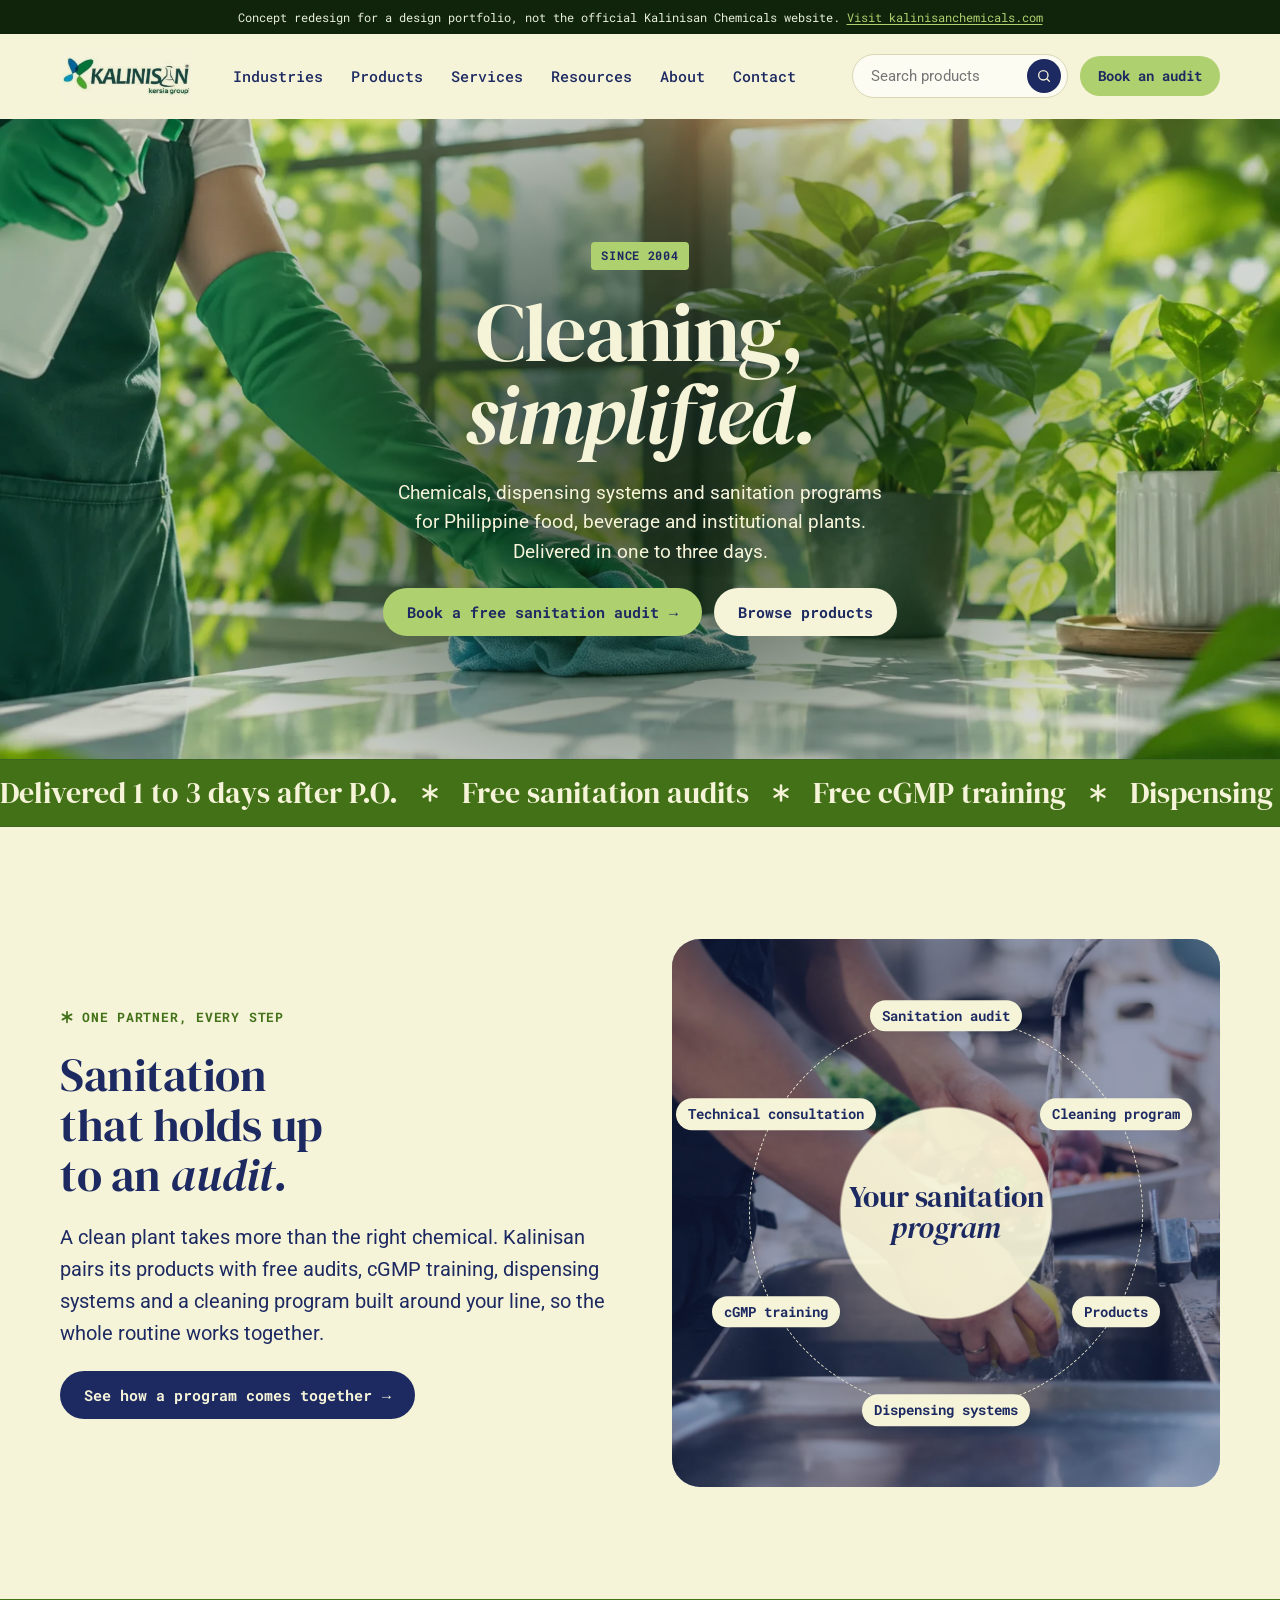
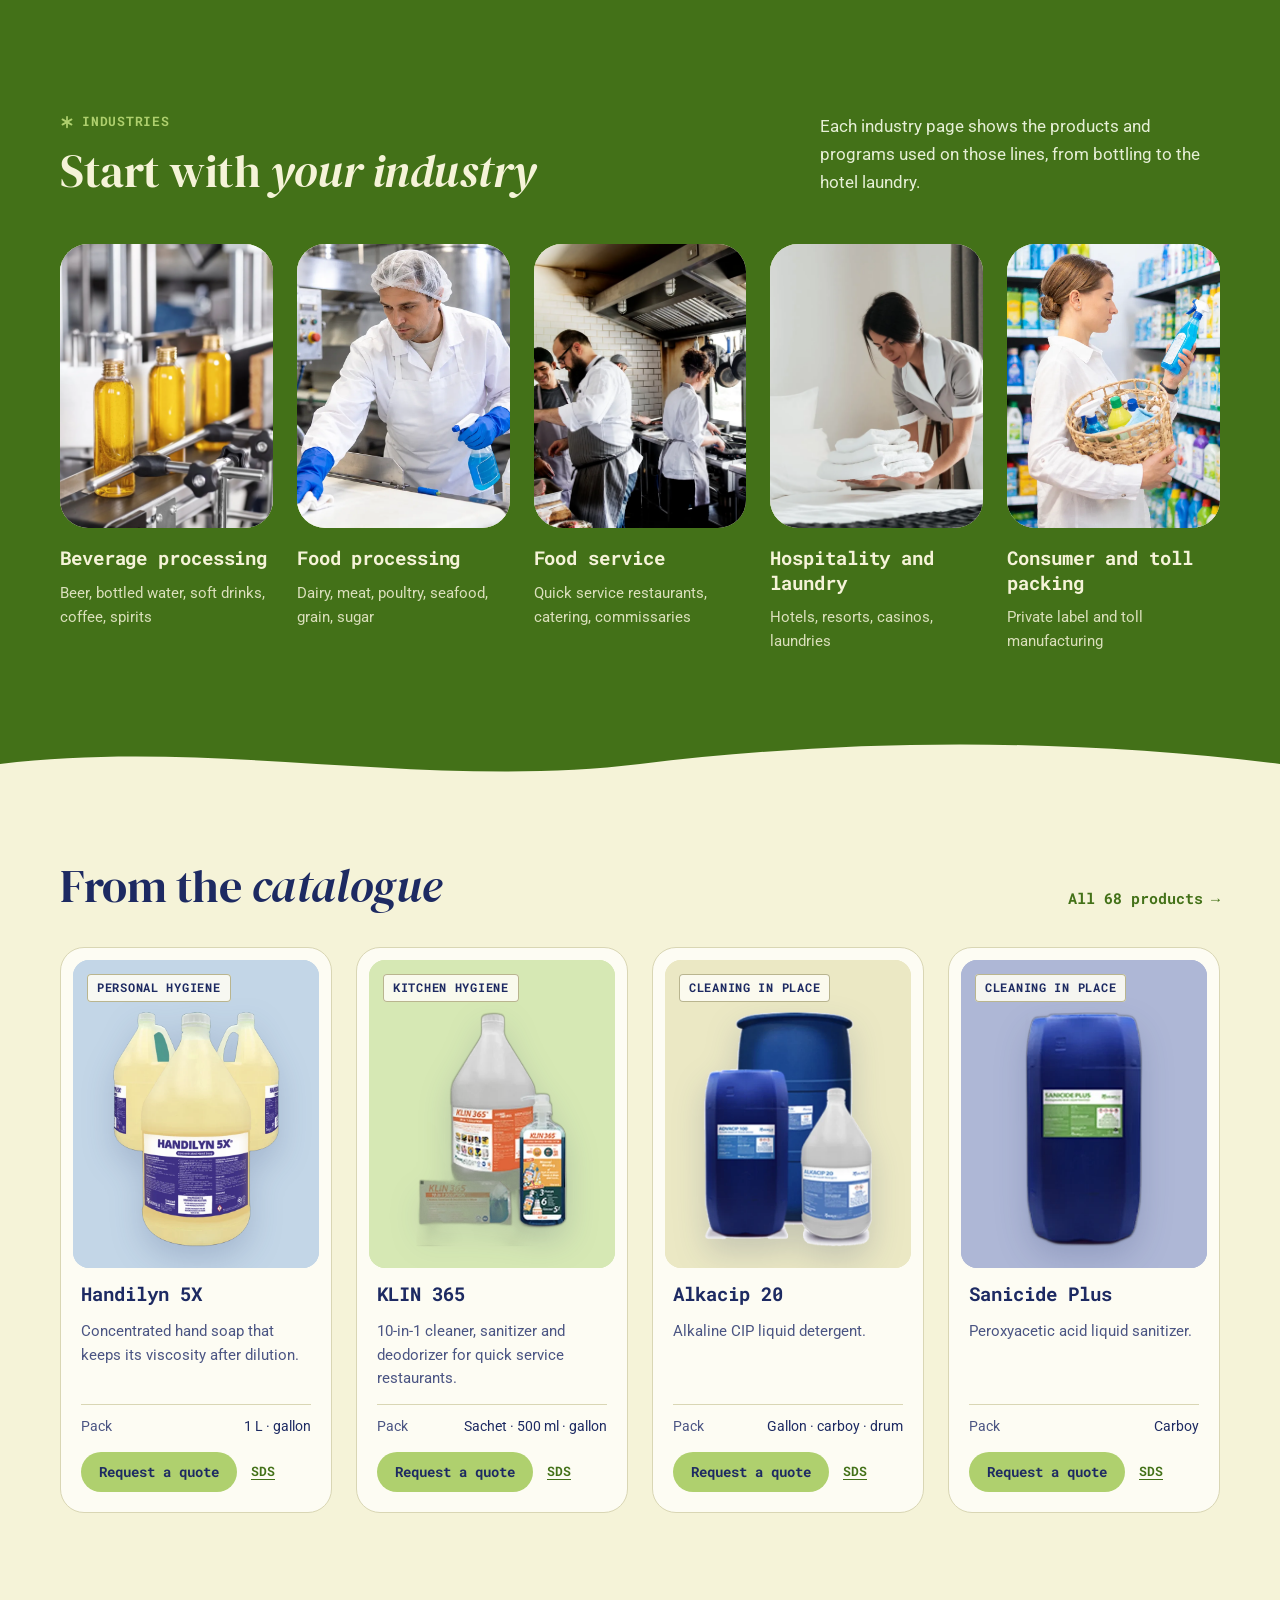
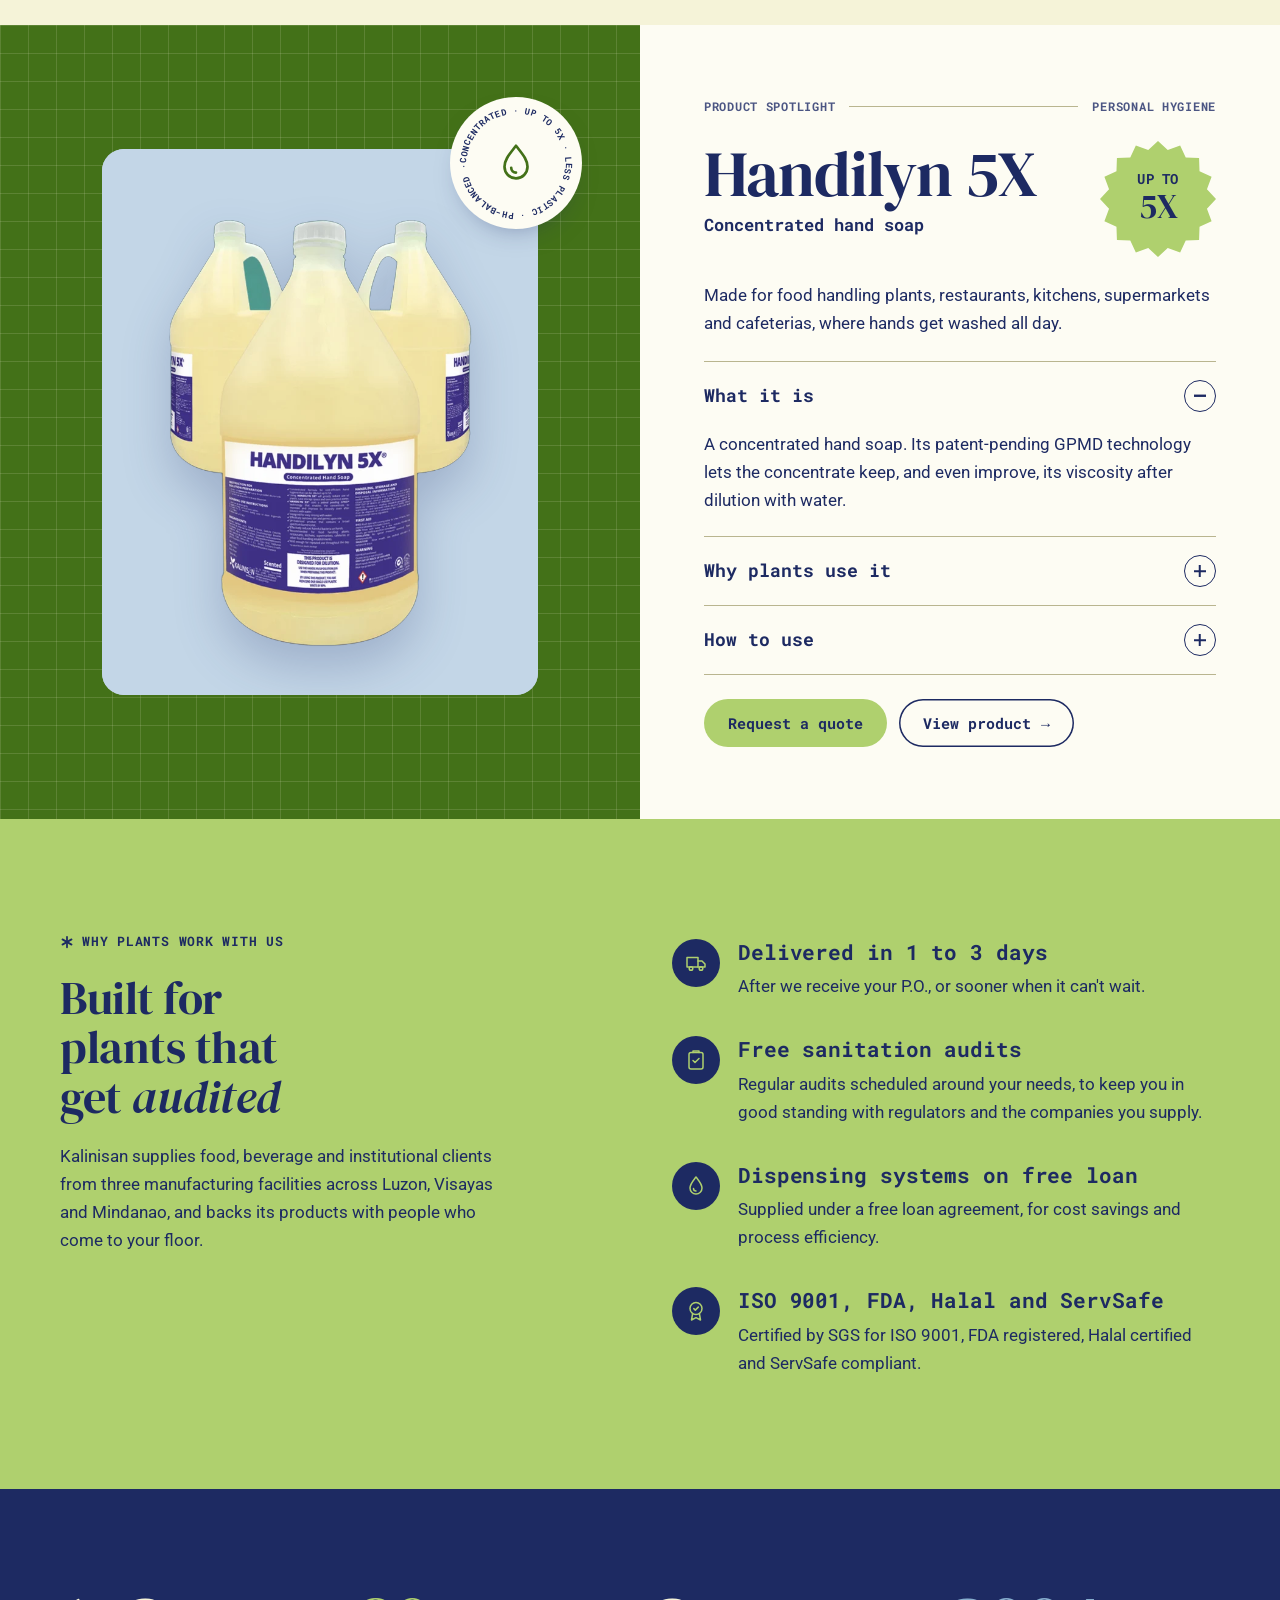
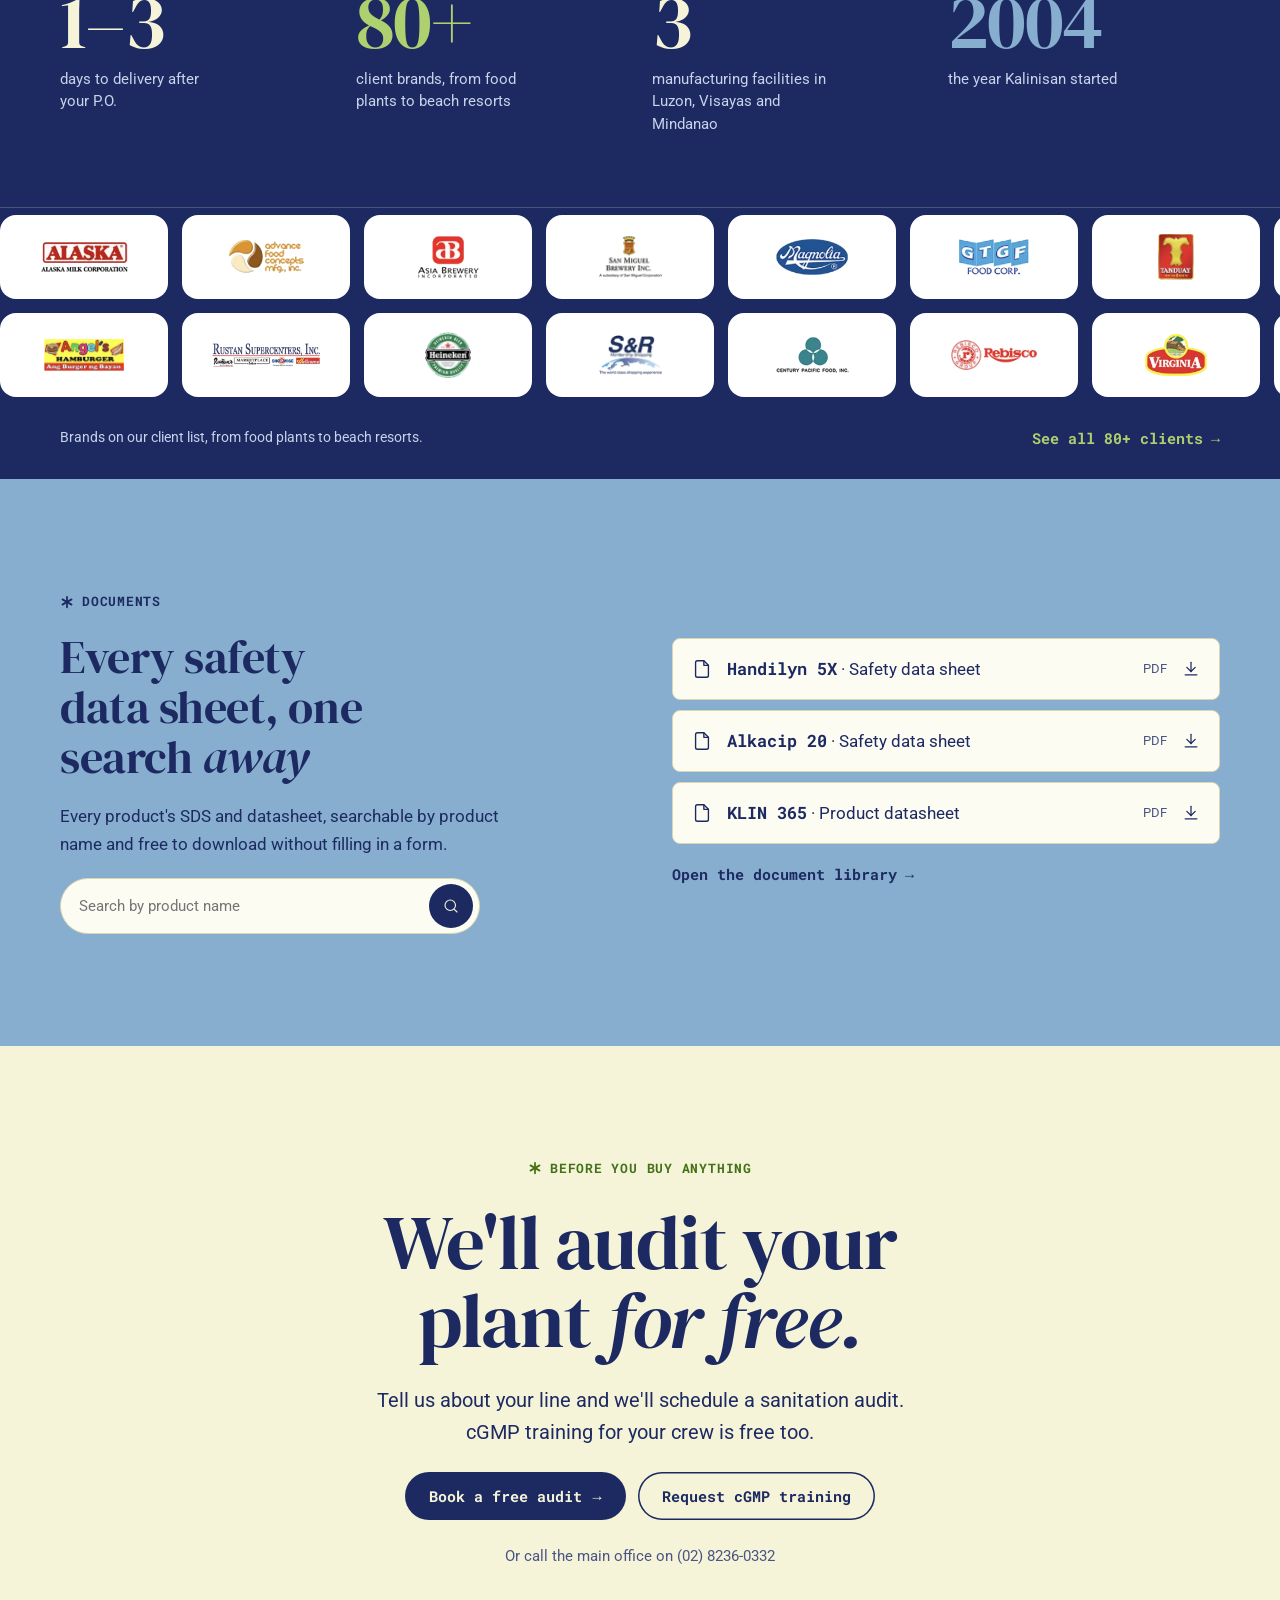
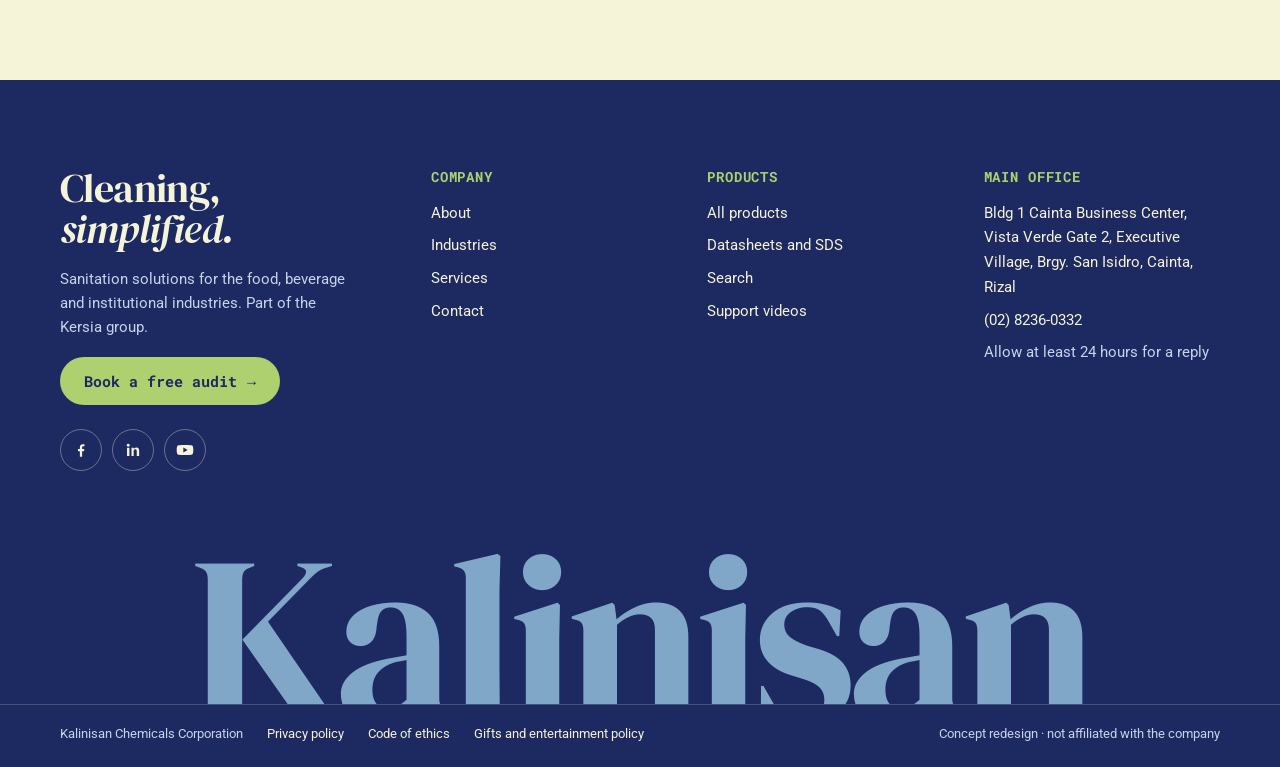
<file: index-hero-b.html>
<!doctype html>
<html lang="en">
<head>
<meta charset="utf-8">
<meta name="viewport" content="width=device-width, initial-scale=1">
<title>Kalinisan Chemicals, hero option B</title>
<meta name="description" content="Concept redesign of the Kalinisan Chemicals website, made for a design portfolio. Not affiliated with Kalinisan Chemicals Corporation.">
<meta name="robots" content="noindex, nofollow">
<meta property="og:title" content="Kalinisan Chemicals, hero option B">
<meta property="og:description" content="Concept redesign for a design portfolio. Not the official Kalinisan Chemicals website.">
<link rel="icon" href="images/logo.png">
<link rel="preconnect" href="https://fonts.googleapis.com">
<link rel="stylesheet" href="https://fonts.googleapis.com/css2?family=DM+Serif+Display:ital@0;1&amp;family=Roboto+Mono:wght@400..700&amp;family=Roboto:ital,wght@0,300..700;1,400&amp;display=swap">
<link rel="stylesheet" href="assets/site.css">
<script src="assets/site.js" defer></script>
</head>
<body>
<div class="concept-bar">Concept redesign for a design portfolio, not the official Kalinisan Chemicals website. <a href="https://kalinisanchemicals.com/" target="_blank" rel="noopener">Visit kalinisanchemicals.com</a></div>
<div class="page">
<header class="site-header">
  <div class="wrap bar">
    <a class="logo" href="index.html"><img src="images/logo.png" alt="Kalinisan Chemicals, part of the Kersia group"></a>
    <nav class="main" aria-label="Main"><a href="industries.html">Industries</a><a href="products.html">Products</a><a href="services.html">Services</a><a href="resources.html">Resources</a><a href="about.html">About</a><a href="contact.html">Contact</a></nav>
    <div class="tools">
      <form class="search-field" role="search" action="search.html"><label class="sr" for="hq">Search products</label><input id="hq" name="q" type="search" placeholder="Search products"><button type="submit" aria-label="Search"><svg width="16" height="16" viewBox="0 0 24 24" fill="none" stroke="currentColor" stroke-width="2" stroke-linecap="round" stroke-linejoin="round" aria-hidden="true"><circle cx="11" cy="11" r="7"></circle><path d="M20 20l-3.5-3.5"></path></svg></button></form>
      <a class="btn btn-primary btn-sm" href="contact.html">Book an audit</a>
    </div>
    <details class="menu-toggle"><summary aria-label="Menu"><svg width="22" height="22" viewBox="0 0 24 24" fill="none" stroke="currentColor" stroke-width="2" stroke-linecap="round" stroke-linejoin="round" aria-hidden="true"><path d="M4 7h16"></path><path d="M4 12h16"></path><path d="M4 17h16"></path></svg></summary><div class="panel"><a href="industries.html">Industries</a><a href="products.html">Products</a><a href="services.html">Services</a><a href="resources.html">Resources</a><a href="about.html">About</a><a href="contact.html">Contact</a><a href="search.html">Search</a><a href="contact.html">Book a free audit</a></div></details>
  </div>
</header>
<main>
<section class="hero-split">
  <div class="photo green" style="min-height: 640px"><span class="ph-fill"></span><img class="ph-img" src="images/photos/surface-wipe.webp" alt="Gloved hand wiping a counter beside potted plants in morning light" style="object-position: 50% 50%" loading="lazy"></div>
  <div class="over">
    <span class="tag">Since 2004</span>
    <h1>Cleaning, <span class="it">simplified.</span></h1>
    <p style="font-size: 19px; line-height: 1.55; max-width: 44ch; text-shadow: 0 1px 18px rgba(29, 42, 98, .5)">Chemicals, dispensing systems and sanitation programs for Philippine food, beverage and institutional plants. Delivered in one to three days.</p>
    <div style="display: flex; flex-wrap: wrap; gap: 12px; justify-content: center">
      <a class="btn btn-primary" href="contact.html">Book a free sanitation audit <span class="arr">→</span></a>
      <a class="btn btn-light" href="products.html">Browse products</a>
    </div>
  </div>
</section>

<section class="bg-fern">
  <div class="marquee " role="region" aria-label="Why Kalinisan"><div class="track"><div style="display: inline-flex"><span class="item">Delivered 1 to 3 days after P.O.<svg width="20" height="20" viewBox="0 0 24 24" fill="none" stroke="currentColor" stroke-width="3" stroke-linecap="round" stroke-linejoin="round" aria-hidden="true" class="star"><path d="M12 3v18"></path><path d="M4.2 7.5l15.6 9"></path><path d="M4.2 16.5l15.6-9"></path></svg></span><span class="item">Free sanitation audits<svg width="20" height="20" viewBox="0 0 24 24" fill="none" stroke="currentColor" stroke-width="3" stroke-linecap="round" stroke-linejoin="round" aria-hidden="true" class="star"><path d="M12 3v18"></path><path d="M4.2 7.5l15.6 9"></path><path d="M4.2 16.5l15.6-9"></path></svg></span><span class="item">Free cGMP training<svg width="20" height="20" viewBox="0 0 24 24" fill="none" stroke="currentColor" stroke-width="3" stroke-linecap="round" stroke-linejoin="round" aria-hidden="true" class="star"><path d="M12 3v18"></path><path d="M4.2 7.5l15.6 9"></path><path d="M4.2 16.5l15.6-9"></path></svg></span><span class="item">Dispensing systems on free loan<svg width="20" height="20" viewBox="0 0 24 24" fill="none" stroke="currentColor" stroke-width="3" stroke-linecap="round" stroke-linejoin="round" aria-hidden="true" class="star"><path d="M12 3v18"></path><path d="M4.2 7.5l15.6 9"></path><path d="M4.2 16.5l15.6-9"></path></svg></span><span class="item">ISO 9001 · FDA · Halal · ServSafe<svg width="20" height="20" viewBox="0 0 24 24" fill="none" stroke="currentColor" stroke-width="3" stroke-linecap="round" stroke-linejoin="round" aria-hidden="true" class="star"><path d="M12 3v18"></path><path d="M4.2 7.5l15.6 9"></path><path d="M4.2 16.5l15.6-9"></path></svg></span><span class="item">Made in Luzon, Visayas and Mindanao<svg width="20" height="20" viewBox="0 0 24 24" fill="none" stroke="currentColor" stroke-width="3" stroke-linecap="round" stroke-linejoin="round" aria-hidden="true" class="star"><path d="M12 3v18"></path><path d="M4.2 7.5l15.6 9"></path><path d="M4.2 16.5l15.6-9"></path></svg></span></div><div style="display: inline-flex" aria-hidden="true"><span class="item">Delivered 1 to 3 days after P.O.<svg width="20" height="20" viewBox="0 0 24 24" fill="none" stroke="currentColor" stroke-width="3" stroke-linecap="round" stroke-linejoin="round" aria-hidden="true" class="star"><path d="M12 3v18"></path><path d="M4.2 7.5l15.6 9"></path><path d="M4.2 16.5l15.6-9"></path></svg></span><span class="item">Free sanitation audits<svg width="20" height="20" viewBox="0 0 24 24" fill="none" stroke="currentColor" stroke-width="3" stroke-linecap="round" stroke-linejoin="round" aria-hidden="true" class="star"><path d="M12 3v18"></path><path d="M4.2 7.5l15.6 9"></path><path d="M4.2 16.5l15.6-9"></path></svg></span><span class="item">Free cGMP training<svg width="20" height="20" viewBox="0 0 24 24" fill="none" stroke="currentColor" stroke-width="3" stroke-linecap="round" stroke-linejoin="round" aria-hidden="true" class="star"><path d="M12 3v18"></path><path d="M4.2 7.5l15.6 9"></path><path d="M4.2 16.5l15.6-9"></path></svg></span><span class="item">Dispensing systems on free loan<svg width="20" height="20" viewBox="0 0 24 24" fill="none" stroke="currentColor" stroke-width="3" stroke-linecap="round" stroke-linejoin="round" aria-hidden="true" class="star"><path d="M12 3v18"></path><path d="M4.2 7.5l15.6 9"></path><path d="M4.2 16.5l15.6-9"></path></svg></span><span class="item">ISO 9001 · FDA · Halal · ServSafe<svg width="20" height="20" viewBox="0 0 24 24" fill="none" stroke="currentColor" stroke-width="3" stroke-linecap="round" stroke-linejoin="round" aria-hidden="true" class="star"><path d="M12 3v18"></path><path d="M4.2 7.5l15.6 9"></path><path d="M4.2 16.5l15.6-9"></path></svg></span><span class="item">Made in Luzon, Visayas and Mindanao<svg width="20" height="20" viewBox="0 0 24 24" fill="none" stroke="currentColor" stroke-width="3" stroke-linecap="round" stroke-linejoin="round" aria-hidden="true" class="star"><path d="M12 3v18"></path><path d="M4.2 7.5l15.6 9"></path><path d="M4.2 16.5l15.6-9"></path></svg></span></div></div></div>
</section>


<section class="section bg-beige">
  <div class="wrap split">
    <div class="reveal" style="display: flex; flex-direction: column; gap: 22px; align-items: flex-start">
      <span class="eyebrow"><svg width="14" height="14" viewBox="0 0 24 24" fill="none" stroke="currentColor" stroke-width="3" stroke-linecap="round" stroke-linejoin="round" aria-hidden="true"><path d="M12 3v18"></path><path d="M4.2 7.5l15.6 9"></path><path d="M4.2 16.5l15.6-9"></path></svg> One partner, every step</span>
      <h2 class="h2" style="max-width: 15ch">Sanitation that holds up to an <span class="it">audit.</span></h2>
      <p class="lede">A clean plant takes more than the right chemical. Kalinisan pairs its products with free audits, cGMP training, dispensing systems and a cleaning program built around your line, so the whole routine works together.</p>
      <a class="btn btn-dark" href="services.html">See how a program comes together <span class="arr">→</span></a>
    </div>
    <div class="cycle photo blue reveal-scale" style="padding: 0">
      <img class="ph-img" src="images/photos/sink-wash.webp" alt="Washing produce at a stainless kitchen sink" style="object-position: 62% 50%" loading="lazy"><span class="ph-fill"></span>
      <span class="ring"></span>
      <span class="node" style="left: 50%; top: 14%">Sanitation audit</span>
      <span class="node" style="left: 81%; top: 32%">Cleaning program</span>
      <span class="node" style="left: 81%; top: 68%">Products</span>
      <span class="node" style="left: 50%; top: 86%">Dispensing systems</span>
      <span class="node" style="left: 19%; top: 68%">cGMP training</span>
      <span class="node" style="left: 19%; top: 32%">Technical consultation</span>
      <span class="centre"><span class="display" style="font-size: 30px; color: #1d2a62">Your sanitation <span class="it">program</span></span></span>
    </div>
  </div>
</section>

<section class="section bg-fern wave-wrap" style="padding-bottom: 136px">
  <div class="wrap">
    <div class="reveal" style="display: flex; flex-wrap: wrap; align-items: end; justify-content: space-between; gap: 24px; margin-bottom: 48px">
      <div style="display: flex; flex-direction: column; gap: 14px">
        <span class="eyebrow"><svg width="14" height="14" viewBox="0 0 24 24" fill="none" stroke="currentColor" stroke-width="3" stroke-linecap="round" stroke-linejoin="round" aria-hidden="true"><path d="M12 3v18"></path><path d="M4.2 7.5l15.6 9"></path><path d="M4.2 16.5l15.6-9"></path></svg> Industries</span>
        <h2 class="h2">Start with <span class="it">your industry</span></h2>
      </div>
      <p style="max-width: 40ch; color: #e6efd6">Each industry page shows the products and programs used on those lines, from bottling to the hotel laundry.</p>
    </div>
    <div class="grid g5">
      <a class="ind reveal" href="industries.html"><div class="photo green round" style="aspect-ratio: 3 / 4"><span class="ph-fill"></span><img class="ph-img" src="images/photos/amber-bottles.webp" alt="Amber bottles on a filling line" style="object-position: 30% 50%" loading="lazy"></div><span class="h3">Beverage processing</span><span class="small">Beer, bottled water, soft drinks, coffee, spirits</span></a>
      <a class="ind reveal" href="industries.html"><div class="photo green round" style="aspect-ratio: 3 / 4"><span class="ph-fill"></span><img class="ph-img" src="images/photos/line-wipedown.webp" alt="Worker in a hairnet and gloves wiping down a stainless conveyor" style="object-position: 58% 50%" loading="lazy"></div><span class="h3">Food processing</span><span class="small">Dairy, meat, poultry, seafood, grain, sugar</span></a>
      <a class="ind reveal" href="industries.html"><div class="photo green round" style="aspect-ratio: 3 / 4"><span class="ph-fill"></span><img class="ph-img" src="images/photos/kitchen-team.webp" alt="Kitchen crew at the line during service" style="object-position: 38% 50%" loading="lazy"></div><span class="h3">Food service</span><span class="small">Quick service restaurants, catering, commissaries</span></a>
      <a class="ind reveal" href="industries.html"><div class="photo green round" style="aspect-ratio: 3 / 4"><span class="ph-fill"></span><img class="ph-img" src="images/photos/hotel-linen.webp" alt="Housekeeper placing folded white towels on a bed" style="object-position: 66% 50%" loading="lazy"></div><span class="h3">Hospitality and laundry</span><span class="small">Hotels, resorts, casinos, laundries</span></a>
      <a class="ind reveal" href="industries.html"><div class="photo green round" style="aspect-ratio: 3 / 4"><span class="ph-fill"></span><img class="ph-img" src="images/photos/retail-shopper.webp" alt="Shopper reading a cleaning product label in the aisle" style="object-position: 42% 50%" loading="lazy"></div><span class="h3">Consumer and toll packing</span><span class="small">Private label and toll manufacturing</span></a>
    </div>
  </div>
  <svg class="wave" viewBox="0 0 1440 56" preserveAspectRatio="none" aria-hidden="true"><path d="M0 30 C 240 4, 480 56, 720 30 S 1200 4, 1440 30 L1440 56 L0 56 Z" fill="#f5f3d8"></path></svg>
</section>

<section class="section bg-beige" style="padding-top: 72px">
  <div class="wrap">
    <div class="reveal" style="display: flex; flex-wrap: wrap; align-items: end; justify-content: space-between; gap: 20px; margin-bottom: 36px">
      <h2 class="h2">From the <span class="it">catalogue</span></h2>
      <a class="link-arrow" href="products.html">All 68 products <span class="arr">→</span></a>
    </div>
    <div class="grid g4">
      <article class="p-card card-hover" data-cat="personal" data-name="handilyn 5x">
        <a href="handilyn-5x.html" class="p-img t-carolina" style="text-decoration: none; color: inherit"><span class="ph-fill"></span><span class="tag line" style="background: rgba(253, 252, 243, .9)">Personal hygiene</span><img class="p-photo" src="images/products/handilyn-5x.webp" alt="Handilyn 5X" loading="lazy"></a>
        <a href="handilyn-5x.html" style="text-decoration: none; color: inherit" class="p-name">Handilyn 5X</a>
        <p class="p-desc">Concentrated hand soap that keeps its viscosity after dilution.</p>
        <dl class="p-meta" style="margin: 0 8px"><dt>Pack</dt><dd>1 L · gallon</dd></dl>
        <div class="p-actions"><a class="btn btn-primary btn-sm" href="contact.html">Request a quote</a><a class="sds" href="resources.html">SDS</a></div>
      </article>
      <article class="p-card card-hover" data-cat="kitchen disinfect env building room" data-name="klin 365">
        <a href="products.html" class="p-img t-pistachio" style="text-decoration: none; color: inherit"><span class="ph-fill"></span><span class="tag line" style="background: rgba(253, 252, 243, .9)">Kitchen hygiene</span><img class="p-photo" src="images/products/klin-365.webp" alt="KLIN 365" loading="lazy"></a>
        <a href="products.html" style="text-decoration: none; color: inherit" class="p-name">KLIN 365</a>
        <p class="p-desc">10-in-1 cleaner, sanitizer and deodorizer for quick service restaurants.</p>
        <dl class="p-meta" style="margin: 0 8px"><dt>Pack</dt><dd>Sachet · 500 ml · gallon</dd></dl>
        <div class="p-actions"><a class="btn btn-primary btn-sm" href="contact.html">Request a quote</a><a class="sds" href="resources.html">SDS</a></div>
      </article>
      <article class="p-card card-hover" data-cat="cip" data-name="alkacip 20">
        <a href="products.html" class="p-img t-beige" style="text-decoration: none; color: inherit"><span class="ph-fill"></span><span class="tag line" style="background: rgba(253, 252, 243, .9)">Cleaning in place</span><img class="p-photo" src="images/products/alkacip-20.webp" alt="Alkacip 20" loading="lazy"></a>
        <a href="products.html" style="text-decoration: none; color: inherit" class="p-name">Alkacip 20</a>
        <p class="p-desc">Alkaline CIP liquid detergent.</p>
        <dl class="p-meta" style="margin: 0 8px"><dt>Pack</dt><dd>Gallon · carboy · drum</dd></dl>
        <div class="p-actions"><a class="btn btn-primary btn-sm" href="contact.html">Request a quote</a><a class="sds" href="resources.html">SDS</a></div>
      </article>
      <article class="p-card card-hover" data-cat="cip env disinfect" data-name="sanicide plus">
        <a href="products.html" class="p-img t-delft" style="text-decoration: none; color: inherit"><span class="ph-fill"></span><span class="tag line" style="background: rgba(253, 252, 243, .9)">Cleaning in place</span><img class="p-photo" src="images/products/sanicide-plus.webp" alt="Sanicide Plus" loading="lazy"></a>
        <a href="products.html" style="text-decoration: none; color: inherit" class="p-name">Sanicide Plus</a>
        <p class="p-desc">Peroxyacetic acid liquid sanitizer.</p>
        <dl class="p-meta" style="margin: 0 8px"><dt>Pack</dt><dd>Carboy</dd></dl>
        <div class="p-actions"><a class="btn btn-primary btn-sm" href="contact.html">Request a quote</a><a class="sds" href="resources.html">SDS</a></div>
      </article>
    </div>
  </div>
</section>

<section class="spot">
  <div class="spot-media gridpaper">
    <div class="photo t-carolina reveal-scale" style="width: min(78%, 460px); aspect-ratio: 4 / 5; border-radius: 22px; background: #c3d6e7"><span class="ph-fill"></span><img class="ph-photo" src="images/products/handilyn-5x.webp" alt="Handilyn 5X hand soap, gallon packs"></div>
    <div class="spot-badge"><div class="badge-spin"><svg class="ring" viewBox="0 0 120 120" aria-hidden="true"><defs><path id="ring2" d="M60,60 m-45,0 a45,45 0 1,1 90,0 a45,45 0 1,1 -90,0"></path></defs><text font-family="Roboto Mono, monospace" font-size="8" font-weight="700" letter-spacing="0" fill="#1d2a62"><textPath href="#ring2" textLength="281" lengthAdjust="spacing">CONCENTRATED · UP TO 5X · LESS PLASTIC · PH-BALANCED · </textPath></text></svg><span class="core"><svg width="46" height="46" viewBox="0 0 24 24" fill="none" stroke="currentColor" stroke-width="1.4" stroke-linecap="round" stroke-linejoin="round" aria-hidden="true"><path d="M12 3c3 4 6 7 6 11a6 6 0 0 1-12 0c0-4 3-7 6-11z"></path><path d="M9.5 14.5a2.5 2.5 0 0 0 2.5 2.5"></path></svg></span></div></div>
  </div>
  <div class="spot-copy bg-paper">
    <div style="display: flex; align-items: center; gap: 14px; font-family: var(--round); font-weight: 700; font-size: 12px; letter-spacing: .06em; text-transform: uppercase" class="muted"><span>Product spotlight</span><span style="flex: 1; height: 1px; background: #b9b58f"></span><span>Personal hygiene</span></div>
    <div style="display: flex; align-items: flex-start; justify-content: space-between; gap: 20px">
      <div>
        <h2 class="display" style="font-size: clamp(48px, 5vw, 72px)">Handilyn 5X</h2>
        <p class="h4" style="margin-top: 8px">Concentrated hand soap</p>
      </div>
      <div class="burst"><svg viewBox="0 0 100 100" aria-hidden="true"><polygon points="50.0,0.0 58.4,7.8 69.1,3.8 73.9,14.2 85.4,14.6 85.8,26.1 96.2,30.9 92.2,41.6 100.0,50.0 92.2,58.4 96.2,69.1 85.8,73.9 85.4,85.4 73.9,85.8 69.1,96.2 58.4,92.2 50.0,100.0 41.6,92.2 30.9,96.2 26.1,85.8 14.6,85.4 14.2,73.9 3.8,69.1 7.8,58.4 0.0,50.0 7.8,41.6 3.8,30.9 14.2,26.1 14.6,14.6 26.1,14.2 30.9,3.8 41.6,7.8" fill="#afd06e"></polygon></svg><span>Up to<b>5X</b></span></div>
    </div>
    <p>Made for food handling plants, restaurants, kitchens, supermarkets and cafeterias, where hands get washed all day.</p>
    <div class="acc">
      <details open><summary>What it is <span class="pm"></span></summary><div class="acc-body"><p>A concentrated hand soap. Its patent-pending GPMD technology lets the concentrate keep, and even improve, its viscosity after dilution with water.</p></div></details>
      <details><summary>Why plants use it <span class="pm"></span></summary><div class="acc-body"><ul class="checks"><li><svg width="18" height="18" viewBox="0 0 24 24" fill="none" stroke="currentColor" stroke-width="1.5" stroke-linecap="round" stroke-linejoin="round" aria-hidden="true"><path d="M5 12.5l4.5 4.5L19 7.5"></path></svg><span>Dilutes up to 5X for cost-efficient hand hygiene</span></li><li><svg width="18" height="18" viewBox="0 0 24 24" fill="none" stroke="currentColor" stroke-width="1.5" stroke-linecap="round" stroke-linejoin="round" aria-hidden="true"><path d="M5 12.5l4.5 4.5L19 7.5"></path></svg><span>Uses less plastic, storage space and water</span></li><li><svg width="18" height="18" viewBox="0 0 24 24" fill="none" stroke="currentColor" stroke-width="1.5" stroke-linecap="round" stroke-linejoin="round" aria-hidden="true"><path d="M5 12.5l4.5 4.5L19 7.5"></path></svg><span>pH-balanced, with a broad-spectrum bacteriostat</span></li><li><svg width="18" height="18" viewBox="0 0 24 24" fill="none" stroke="currentColor" stroke-width="1.5" stroke-linecap="round" stroke-linejoin="round" aria-hidden="true"><path d="M5 12.5l4.5 4.5L19 7.5"></path></svg><span>Mild enough for repeated use through the day</span></li></ul></div></details>
      <details><summary>How to use <span class="pm"></span></summary><div class="acc-body"><p>The dilution ratio and directions are on the product datasheet. <a href="resources.html">Download the datasheet</a></p></div></details>
    </div>
    <div style="display: flex; flex-wrap: wrap; gap: 12px">
      <a class="btn btn-primary" href="contact.html">Request a quote</a>
      <a class="btn btn-ghost" href="handilyn-5x.html">View product <span class="arr">→</span></a>
    </div>
  </div>
</section>

<section class="section bg-pistachio">
  <div class="wrap split" style="align-items: start">
    <div class="reveal" style="display: flex; flex-direction: column; gap: 20px; position: sticky; top: 120px">
      <span class="eyebrow"><svg width="14" height="14" viewBox="0 0 24 24" fill="none" stroke="currentColor" stroke-width="3" stroke-linecap="round" stroke-linejoin="round" aria-hidden="true"><path d="M12 3v18"></path><path d="M4.2 7.5l15.6 9"></path><path d="M4.2 16.5l15.6-9"></path></svg> Why plants work with us</span>
      <h2 class="h2" style="max-width: 13ch">Built for plants that get <span class="it">audited</span></h2>
      <p style="max-width: 46ch">Kalinisan supplies food, beverage and institutional clients from three manufacturing facilities across Luzon, Visayas and Mindanao, and backs its products with people who come to your floor.</p>
    </div>
    <div style="display: flex; flex-direction: column; gap: 36px; padding-top: 8px">
      <div class="feat reveal"><span class="ic"><svg width="24" height="24" viewBox="0 0 24 24" fill="none" stroke="currentColor" stroke-width="1.5" stroke-linecap="round" stroke-linejoin="round" aria-hidden="true"><path d="M3 6.5h11v9.5H3z"></path><path d="M14 10h4l3 3v3h-7"></path><circle cx="7" cy="17.5" r="1.8"></circle><circle cx="17" cy="17.5" r="1.8"></circle></svg></span><p class="h3">Delivered in 1 to 3 days</p><p>After we receive your P.O., or sooner when it can't wait.</p></div>
      <div class="feat reveal"><span class="ic"><svg width="24" height="24" viewBox="0 0 24 24" fill="none" stroke="currentColor" stroke-width="1.5" stroke-linecap="round" stroke-linejoin="round" aria-hidden="true"><rect x="5" y="4.5" width="14" height="16.5" rx="2"></rect><path d="M9 4.5V3h6v1.5"></path><path d="M9 12.5l2 2 4-4"></path></svg></span><p class="h3">Free sanitation audits</p><p>Regular audits scheduled around your needs, to keep you in good standing with regulators and the companies you supply.</p></div>
      <div class="feat reveal"><span class="ic"><svg width="24" height="24" viewBox="0 0 24 24" fill="none" stroke="currentColor" stroke-width="1.5" stroke-linecap="round" stroke-linejoin="round" aria-hidden="true"><path d="M12 3c3 4 6 7 6 11a6 6 0 0 1-12 0c0-4 3-7 6-11z"></path><path d="M9.5 14.5a2.5 2.5 0 0 0 2.5 2.5"></path></svg></span><p class="h3">Dispensing systems on free loan</p><p>Supplied under a free loan agreement, for cost savings and process efficiency.</p></div>
      <div class="feat reveal"><span class="ic"><svg width="24" height="24" viewBox="0 0 24 24" fill="none" stroke="currentColor" stroke-width="1.5" stroke-linecap="round" stroke-linejoin="round" aria-hidden="true"><circle cx="12" cy="9.5" r="6"></circle><path d="M8.6 14.6L7.5 21l4.5-2.3 4.5 2.3-1.1-6.4"></path><path d="M9.8 9.6l1.5 1.5 3-3"></path></svg></span><p class="h3">ISO 9001, FDA, Halal and ServSafe</p><p>Certified by SGS for ISO 9001, FDA registered, Halal certified and ServSafe compliant.</p></div>
    </div>
  </div>
</section>

<section class="bg-delft" style="padding: 96px 0 0">
  <div class="wrap">
    <div class="grid g4 reveal" style="padding-bottom: 72px">
      <div class="stat"><p class="n num">1–3</p><p class="l muted">days to delivery after your P.O.</p></div>
      <div class="stat"><p class="n num" style="color: #afd06e">80+</p><p class="l muted">client brands, from food plants to beach resorts</p></div>
      <div class="stat"><p class="n num">3</p><p class="l muted">manufacturing facilities in Luzon, Visayas and Mindanao</p></div>
      <div class="stat"><p class="n num" style="color: #87aece">2004</p><p class="l muted">the year Kalinisan started</p></div>
    </div>
  </div>
  <div style="border-top: 1px solid rgba(245, 243, 216, .2)">
    <div role="region" aria-label="Some of our clients"><div class="marquee logo-marquee"><div class="track"><div style="display: inline-flex"><span class="chip-logo"><img src="images/clients/alaska-milk-corporation.webp" alt="Alaska Milk Corporation" width="87" height="30"></span><span class="chip-logo"><img src="images/clients/advance-food-concepts.webp" alt="Advance Food Concepts" width="75" height="35"></span><span class="chip-logo"><img src="images/clients/asia-brewery.webp" alt="Asia Brewery" width="61" height="42"></span><span class="chip-logo"><img src="images/clients/san-miguel-brewery.webp" alt="San Miguel Brewery" width="63" height="41"></span><span class="chip-logo"><img src="images/clients/magnolia.webp" alt="Magnolia" width="72" height="36"></span><span class="chip-logo"><img src="images/clients/gtgf-food-corp.webp" alt="GTGF Food Corp." width="70" height="37"></span><span class="chip-logo"><img src="images/clients/tanduay.webp" alt="Tanduay" width="36" height="46"></span><span class="chip-logo"><img src="images/clients/mang-inasal.webp" alt="Mang Inasal" width="68" height="38"></span><span class="chip-logo"><img src="images/clients/pizza-hut.webp" alt="Pizza Hut" width="45" height="46"></span><span class="chip-logo"><img src="images/clients/nutriasia.webp" alt="NutriAsia" width="48" height="46"></span><span class="chip-logo"><img src="images/clients/zagu.webp" alt="Zagu" width="47" height="46"></span><span class="chip-logo"><img src="images/clients/maxs-corner-bakery.webp" alt="Max&#39;s Corner Bakery" width="66" height="39"></span><span class="chip-logo"><img src="images/clients/frabelle-foods.webp" alt="Frabelle Foods" width="75" height="35"></span><span class="chip-logo"><img src="images/clients/rc-cola.webp" alt="RC Cola" width="54" height="46"></span><span class="chip-logo"><img src="images/clients/liwayway-marketing.webp" alt="Liwayway Marketing" width="74" height="35"></span><span class="chip-logo"><img src="images/clients/jollibee.webp" alt="Jollibee" width="47" height="46"></span><span class="chip-logo"><img src="images/clients/kfc.webp" alt="KFC" width="46" height="46"></span><span class="chip-logo"><img src="images/clients/chowking.webp" alt="Chowking" width="43" height="46"></span><span class="chip-logo"><img src="images/clients/bonchon.webp" alt="Bonchon" width="103" height="25"></span><span class="chip-logo"><img src="images/clients/j-co.webp" alt="J.CO" width="33" height="46"></span><span class="chip-logo"><img src="images/clients/red-ribbon.webp" alt="Red Ribbon" width="78" height="33"></span><span class="chip-logo"><img src="images/clients/pepper-steak.webp" alt="Pepper Steak" width="62" height="42"></span><span class="chip-logo"><img src="images/clients/greenwich.webp" alt="Greenwich" width="43" height="46"></span><span class="chip-logo"><img src="images/clients/zest-o.webp" alt="Zest-O" width="76" height="34"></span><span class="chip-logo"><img src="images/clients/del-monte.webp" alt="Del Monte" width="59" height="44"></span><span class="chip-logo"><img src="images/clients/monde.webp" alt="Monde" width="59" height="44"></span><span class="chip-logo"><img src="images/clients/delfi.webp" alt="Delfi" width="92" height="28"></span><span class="chip-logo"><img src="images/clients/fisher-farms.webp" alt="Fisher Farms" width="76" height="34"></span><span class="chip-logo"><img src="images/clients/snow-mountain-dairy.webp" alt="Snow Mountain Dairy" width="62" height="42"></span><span class="chip-logo"><img src="images/clients/profood-international.webp" alt="Profood International" width="68" height="38"></span><span class="chip-logo"><img src="images/clients/gardenia.webp" alt="Gardenia" width="74" height="35"></span><span class="chip-logo"><img src="images/clients/kuya-j.webp" alt="Kuya J" width="50" height="46"></span><span class="chip-logo"><img src="images/clients/andoks.webp" alt="Andok&#39;s" width="65" height="40"></span><span class="chip-logo"><img src="images/clients/pancake-house-group.webp" alt="Pancake House Group" width="82" height="32"></span><span class="chip-logo"><img src="images/clients/paulines-bakers-percent.webp" alt="Pauline&#39;s Baker&#39;s Percent" width="84" height="31"></span><span class="chip-logo"><img src="images/clients/jentec-storage.webp" alt="Jentec Storage" width="91" height="29"></span><span class="chip-logo"><img src="images/clients/ifoods-inc.webp" alt="ifoods inc." width="70" height="37"></span><span class="chip-logo"><img src="images/clients/metro.webp" alt="Metro" width="59" height="44"></span><span class="chip-logo"><img src="images/clients/mama-sitas.webp" alt="Mama Sita&#39;s" width="60" height="43"></span><span class="chip-logo"><img src="images/clients/mister-donut.webp" alt="Mister Donut" width="69" height="38"></span><span class="chip-logo"><img src="images/clients/rfm-corporation.webp" alt="RFM Corporation" width="85" height="31"></span></div><div style="display: inline-flex" aria-hidden="true"><span class="chip-logo"><img src="images/clients/alaska-milk-corporation.webp" alt="Alaska Milk Corporation" width="87" height="30"></span><span class="chip-logo"><img src="images/clients/advance-food-concepts.webp" alt="Advance Food Concepts" width="75" height="35"></span><span class="chip-logo"><img src="images/clients/asia-brewery.webp" alt="Asia Brewery" width="61" height="42"></span><span class="chip-logo"><img src="images/clients/san-miguel-brewery.webp" alt="San Miguel Brewery" width="63" height="41"></span><span class="chip-logo"><img src="images/clients/magnolia.webp" alt="Magnolia" width="72" height="36"></span><span class="chip-logo"><img src="images/clients/gtgf-food-corp.webp" alt="GTGF Food Corp." width="70" height="37"></span><span class="chip-logo"><img src="images/clients/tanduay.webp" alt="Tanduay" width="36" height="46"></span><span class="chip-logo"><img src="images/clients/mang-inasal.webp" alt="Mang Inasal" width="68" height="38"></span><span class="chip-logo"><img src="images/clients/pizza-hut.webp" alt="Pizza Hut" width="45" height="46"></span><span class="chip-logo"><img src="images/clients/nutriasia.webp" alt="NutriAsia" width="48" height="46"></span><span class="chip-logo"><img src="images/clients/zagu.webp" alt="Zagu" width="47" height="46"></span><span class="chip-logo"><img src="images/clients/maxs-corner-bakery.webp" alt="Max&#39;s Corner Bakery" width="66" height="39"></span><span class="chip-logo"><img src="images/clients/frabelle-foods.webp" alt="Frabelle Foods" width="75" height="35"></span><span class="chip-logo"><img src="images/clients/rc-cola.webp" alt="RC Cola" width="54" height="46"></span><span class="chip-logo"><img src="images/clients/liwayway-marketing.webp" alt="Liwayway Marketing" width="74" height="35"></span><span class="chip-logo"><img src="images/clients/jollibee.webp" alt="Jollibee" width="47" height="46"></span><span class="chip-logo"><img src="images/clients/kfc.webp" alt="KFC" width="46" height="46"></span><span class="chip-logo"><img src="images/clients/chowking.webp" alt="Chowking" width="43" height="46"></span><span class="chip-logo"><img src="images/clients/bonchon.webp" alt="Bonchon" width="103" height="25"></span><span class="chip-logo"><img src="images/clients/j-co.webp" alt="J.CO" width="33" height="46"></span><span class="chip-logo"><img src="images/clients/red-ribbon.webp" alt="Red Ribbon" width="78" height="33"></span><span class="chip-logo"><img src="images/clients/pepper-steak.webp" alt="Pepper Steak" width="62" height="42"></span><span class="chip-logo"><img src="images/clients/greenwich.webp" alt="Greenwich" width="43" height="46"></span><span class="chip-logo"><img src="images/clients/zest-o.webp" alt="Zest-O" width="76" height="34"></span><span class="chip-logo"><img src="images/clients/del-monte.webp" alt="Del Monte" width="59" height="44"></span><span class="chip-logo"><img src="images/clients/monde.webp" alt="Monde" width="59" height="44"></span><span class="chip-logo"><img src="images/clients/delfi.webp" alt="Delfi" width="92" height="28"></span><span class="chip-logo"><img src="images/clients/fisher-farms.webp" alt="Fisher Farms" width="76" height="34"></span><span class="chip-logo"><img src="images/clients/snow-mountain-dairy.webp" alt="Snow Mountain Dairy" width="62" height="42"></span><span class="chip-logo"><img src="images/clients/profood-international.webp" alt="Profood International" width="68" height="38"></span><span class="chip-logo"><img src="images/clients/gardenia.webp" alt="Gardenia" width="74" height="35"></span><span class="chip-logo"><img src="images/clients/kuya-j.webp" alt="Kuya J" width="50" height="46"></span><span class="chip-logo"><img src="images/clients/andoks.webp" alt="Andok&#39;s" width="65" height="40"></span><span class="chip-logo"><img src="images/clients/pancake-house-group.webp" alt="Pancake House Group" width="82" height="32"></span><span class="chip-logo"><img src="images/clients/paulines-bakers-percent.webp" alt="Pauline&#39;s Baker&#39;s Percent" width="84" height="31"></span><span class="chip-logo"><img src="images/clients/jentec-storage.webp" alt="Jentec Storage" width="91" height="29"></span><span class="chip-logo"><img src="images/clients/ifoods-inc.webp" alt="ifoods inc." width="70" height="37"></span><span class="chip-logo"><img src="images/clients/metro.webp" alt="Metro" width="59" height="44"></span><span class="chip-logo"><img src="images/clients/mama-sitas.webp" alt="Mama Sita&#39;s" width="60" height="43"></span><span class="chip-logo"><img src="images/clients/mister-donut.webp" alt="Mister Donut" width="69" height="38"></span><span class="chip-logo"><img src="images/clients/rfm-corporation.webp" alt="RFM Corporation" width="85" height="31"></span></div></div></div><div class="marquee logo-marquee rev"><div class="track"><div style="display: inline-flex"><span class="chip-logo"><img src="images/clients/angels-hamburger.webp" alt="Angel&#39;s Hamburger" width="80" height="33"></span><span class="chip-logo"><img src="images/clients/rustan-supercenters.webp" alt="Rustan Supercenters" width="108" height="24"></span><span class="chip-logo"><img src="images/clients/heineken.webp" alt="Heineken" width="46" height="46"></span><span class="chip-logo"><img src="images/clients/s-r-membership-shopping.webp" alt="S&amp;R Membership Shopping" width="63" height="41"></span><span class="chip-logo"><img src="images/clients/century-pacific-food.webp" alt="Century Pacific Food" width="73" height="36"></span><span class="chip-logo"><img src="images/clients/rebisco.webp" alt="Rebisco" width="86" height="30"></span><span class="chip-logo"><img src="images/clients/virginia.webp" alt="Virginia" width="62" height="42"></span><span class="chip-logo"><img src="images/clients/sensient.webp" alt="Sensient" width="113" height="23"></span><span class="chip-logo"><img src="images/clients/pepsi.webp" alt="Pepsi" width="34" height="46"></span><span class="chip-logo"><img src="images/clients/rombe-phils.webp" alt="Rombe Phils." width="101" height="26"></span><span class="chip-logo"><img src="images/clients/mlm-foods.webp" alt="MLM Foods" width="63" height="41"></span><span class="chip-logo"><img src="images/clients/regent.webp" alt="Regent" width="88" height="29"></span><span class="chip-logo"><img src="images/clients/big-e-food-corporation.webp" alt="Big E Food Corporation" width="23" height="46"></span><span class="chip-logo"><img src="images/clients/white-rock-subic.webp" alt="White Rock Subic" width="69" height="37"></span><span class="chip-logo"><img src="images/clients/bongbongs.webp" alt="BongBong&#39;s" width="64" height="41"></span><span class="chip-logo"><img src="images/clients/bread-factory.webp" alt="Bread Factory" width="54" height="46"></span><span class="chip-logo"><img src="images/clients/monterey-meatshop.webp" alt="Monterey Meatshop" width="64" height="40"></span><span class="chip-logo"><img src="images/clients/fresh-cuts.webp" alt="Fresh Cuts" width="70" height="37"></span><span class="chip-logo"><img src="images/clients/vander.webp" alt="Vander" width="68" height="38"></span><span class="chip-logo"><img src="images/clients/alturas-group.webp" alt="Alturas Group" width="82" height="32"></span><span class="chip-logo"><img src="images/clients/gentuna.webp" alt="Gentuna" width="88" height="30"></span><span class="chip-logo"><img src="images/clients/reitoh-cold-storage.webp" alt="Reitoh Cold Storage" width="78" height="33"></span><span class="chip-logo"><img src="images/clients/multirich-foods.webp" alt="Multirich Foods" width="77" height="34"></span><span class="chip-logo"><img src="images/clients/sysu-international.webp" alt="SYSU International" width="116" height="22"></span><span class="chip-logo"><img src="images/clients/leslie-corporation.webp" alt="Leslie Corporation" width="67" height="39"></span><span class="chip-logo"><img src="images/clients/sur-beach-resort.webp" alt="Sur Beach Resort" width="79" height="33"></span><span class="chip-logo"><img src="images/clients/jonys-beach-resort.webp" alt="Jony&#39;s Beach Resort" width="69" height="38"></span><span class="chip-logo"><img src="images/clients/golden-phoenix-hotel.webp" alt="Golden Phoenix Hotel" width="76" height="34"></span><span class="chip-logo"><img src="images/clients/estacio-uno.webp" alt="Estacio Uno" width="92" height="28"></span><span class="chip-logo"><img src="images/clients/boracay-crown-regency.webp" alt="Boracay Crown Regency" width="56" height="46"></span><span class="chip-logo"><img src="images/clients/villa-caemilla.webp" alt="Villa Caemilla" width="60" height="43"></span><span class="chip-logo"><img src="images/clients/escondido-beach-resort.webp" alt="Escondido Beach Resort" width="68" height="38"></span><span class="chip-logo"><img src="images/clients/rajah-park-hotel.webp" alt="Rajah Park Hotel" width="59" height="44"></span><span class="chip-logo"><img src="images/clients/mandala-spa-villas.webp" alt="Mandala Spa &amp; Villas" width="85" height="31"></span><span class="chip-logo"><img src="images/clients/boracay-haven-resort.webp" alt="Boracay Haven Resort" width="75" height="35"></span><span class="chip-logo"><img src="images/clients/franklin-baker.webp" alt="Franklin Baker" width="84" height="31"></span><span class="chip-logo"><img src="images/clients/twin-oaks.webp" alt="Twin Oaks" width="79" height="33"></span><span class="chip-logo"><img src="images/clients/mega-asia-bottling.webp" alt="Mega Asia Bottling" width="87" height="30"></span><span class="chip-logo"><img src="images/clients/ks-group.webp" alt="KS Group" width="57" height="46"></span><span class="chip-logo"><img src="images/clients/henann-resort-alona-beach.webp" alt="Henann Resort Alona Beach" width="77" height="34"></span><span class="chip-logo"><img src="images/clients/nandana-boracay.webp" alt="Nandana Boracay" width="96" height="27"></span></div><div style="display: inline-flex" aria-hidden="true"><span class="chip-logo"><img src="images/clients/angels-hamburger.webp" alt="Angel&#39;s Hamburger" width="80" height="33"></span><span class="chip-logo"><img src="images/clients/rustan-supercenters.webp" alt="Rustan Supercenters" width="108" height="24"></span><span class="chip-logo"><img src="images/clients/heineken.webp" alt="Heineken" width="46" height="46"></span><span class="chip-logo"><img src="images/clients/s-r-membership-shopping.webp" alt="S&amp;R Membership Shopping" width="63" height="41"></span><span class="chip-logo"><img src="images/clients/century-pacific-food.webp" alt="Century Pacific Food" width="73" height="36"></span><span class="chip-logo"><img src="images/clients/rebisco.webp" alt="Rebisco" width="86" height="30"></span><span class="chip-logo"><img src="images/clients/virginia.webp" alt="Virginia" width="62" height="42"></span><span class="chip-logo"><img src="images/clients/sensient.webp" alt="Sensient" width="113" height="23"></span><span class="chip-logo"><img src="images/clients/pepsi.webp" alt="Pepsi" width="34" height="46"></span><span class="chip-logo"><img src="images/clients/rombe-phils.webp" alt="Rombe Phils." width="101" height="26"></span><span class="chip-logo"><img src="images/clients/mlm-foods.webp" alt="MLM Foods" width="63" height="41"></span><span class="chip-logo"><img src="images/clients/regent.webp" alt="Regent" width="88" height="29"></span><span class="chip-logo"><img src="images/clients/big-e-food-corporation.webp" alt="Big E Food Corporation" width="23" height="46"></span><span class="chip-logo"><img src="images/clients/white-rock-subic.webp" alt="White Rock Subic" width="69" height="37"></span><span class="chip-logo"><img src="images/clients/bongbongs.webp" alt="BongBong&#39;s" width="64" height="41"></span><span class="chip-logo"><img src="images/clients/bread-factory.webp" alt="Bread Factory" width="54" height="46"></span><span class="chip-logo"><img src="images/clients/monterey-meatshop.webp" alt="Monterey Meatshop" width="64" height="40"></span><span class="chip-logo"><img src="images/clients/fresh-cuts.webp" alt="Fresh Cuts" width="70" height="37"></span><span class="chip-logo"><img src="images/clients/vander.webp" alt="Vander" width="68" height="38"></span><span class="chip-logo"><img src="images/clients/alturas-group.webp" alt="Alturas Group" width="82" height="32"></span><span class="chip-logo"><img src="images/clients/gentuna.webp" alt="Gentuna" width="88" height="30"></span><span class="chip-logo"><img src="images/clients/reitoh-cold-storage.webp" alt="Reitoh Cold Storage" width="78" height="33"></span><span class="chip-logo"><img src="images/clients/multirich-foods.webp" alt="Multirich Foods" width="77" height="34"></span><span class="chip-logo"><img src="images/clients/sysu-international.webp" alt="SYSU International" width="116" height="22"></span><span class="chip-logo"><img src="images/clients/leslie-corporation.webp" alt="Leslie Corporation" width="67" height="39"></span><span class="chip-logo"><img src="images/clients/sur-beach-resort.webp" alt="Sur Beach Resort" width="79" height="33"></span><span class="chip-logo"><img src="images/clients/jonys-beach-resort.webp" alt="Jony&#39;s Beach Resort" width="69" height="38"></span><span class="chip-logo"><img src="images/clients/golden-phoenix-hotel.webp" alt="Golden Phoenix Hotel" width="76" height="34"></span><span class="chip-logo"><img src="images/clients/estacio-uno.webp" alt="Estacio Uno" width="92" height="28"></span><span class="chip-logo"><img src="images/clients/boracay-crown-regency.webp" alt="Boracay Crown Regency" width="56" height="46"></span><span class="chip-logo"><img src="images/clients/villa-caemilla.webp" alt="Villa Caemilla" width="60" height="43"></span><span class="chip-logo"><img src="images/clients/escondido-beach-resort.webp" alt="Escondido Beach Resort" width="68" height="38"></span><span class="chip-logo"><img src="images/clients/rajah-park-hotel.webp" alt="Rajah Park Hotel" width="59" height="44"></span><span class="chip-logo"><img src="images/clients/mandala-spa-villas.webp" alt="Mandala Spa &amp; Villas" width="85" height="31"></span><span class="chip-logo"><img src="images/clients/boracay-haven-resort.webp" alt="Boracay Haven Resort" width="75" height="35"></span><span class="chip-logo"><img src="images/clients/franklin-baker.webp" alt="Franklin Baker" width="84" height="31"></span><span class="chip-logo"><img src="images/clients/twin-oaks.webp" alt="Twin Oaks" width="79" height="33"></span><span class="chip-logo"><img src="images/clients/mega-asia-bottling.webp" alt="Mega Asia Bottling" width="87" height="30"></span><span class="chip-logo"><img src="images/clients/ks-group.webp" alt="KS Group" width="57" height="46"></span><span class="chip-logo"><img src="images/clients/henann-resort-alona-beach.webp" alt="Henann Resort Alona Beach" width="77" height="34"></span><span class="chip-logo"><img src="images/clients/nandana-boracay.webp" alt="Nandana Boracay" width="96" height="27"></span></div></div></div></div>
  </div>
  <div class="wrap" style="display: flex; justify-content: space-between; flex-wrap: wrap; gap: 12px; padding: 22px 40px 28px; font-size: 14px">
    <span class="muted">Brands on our client list, from food plants to beach resorts.</span>
    <a class="link-arrow" style="color: #afd06e" href="about.html">See all 80+ clients <span class="arr">→</span></a>
  </div>
</section>

<section class="section bg-carolina">
  <div class="wrap split">
    <div class="reveal" style="display: flex; flex-direction: column; gap: 20px; align-items: flex-start">
      <span class="eyebrow"><svg width="14" height="14" viewBox="0 0 24 24" fill="none" stroke="currentColor" stroke-width="3" stroke-linecap="round" stroke-linejoin="round" aria-hidden="true"><path d="M12 3v18"></path><path d="M4.2 7.5l15.6 9"></path><path d="M4.2 16.5l15.6-9"></path></svg> Documents</span>
      <h2 class="h2" style="max-width: 14ch">Every safety data sheet, one search <span class="it">away</span></h2>
      <p style="max-width: 46ch">Every product's SDS and datasheet, searchable by product name and free to download without filling in a form.</p>
      <form class="search-field" role="search" action="resources.html" style="height: 56px; width: min(100%, 420px); background: #fdfcf3"><label class="sr" for="docsq">Search documents</label><input id="docsq" type="search" placeholder="Search by product name" style="width: 100%"><button type="submit" aria-label="Search documents" style="width: 44px; height: 44px"><svg width="18" height="18" viewBox="0 0 24 24" fill="none" stroke="currentColor" stroke-width="1.5" stroke-linecap="round" stroke-linejoin="round" aria-hidden="true"><circle cx="11" cy="11" r="7"></circle><path d="M20 20l-3.5-3.5"></path></svg></button></form>
    </div>
    <div class="reveal" style="display: flex; flex-direction: column; gap: 10px">
      <a class="doc" href="resources.html"><svg width="22" height="22" viewBox="0 0 24 24" fill="none" stroke="currentColor" stroke-width="1.5" stroke-linecap="round" stroke-linejoin="round" aria-hidden="true"><path d="M14 3H7a2 2 0 0 0-2 2v14a2 2 0 0 0 2 2h10a2 2 0 0 0 2-2V8z"></path><path d="M14 3v5h5"></path></svg><span><b style="font-family: var(--round)">Handilyn 5X</b> · Safety data sheet</span><span class="meta">PDF</span><svg width="20" height="20" viewBox="0 0 24 24" fill="none" stroke="currentColor" stroke-width="1.5" stroke-linecap="round" stroke-linejoin="round" aria-hidden="true"><path d="M12 4v11"></path><path d="M7 10l5 5 5-5"></path><path d="M5 19h14"></path></svg></a>
      <a class="doc" href="resources.html"><svg width="22" height="22" viewBox="0 0 24 24" fill="none" stroke="currentColor" stroke-width="1.5" stroke-linecap="round" stroke-linejoin="round" aria-hidden="true"><path d="M14 3H7a2 2 0 0 0-2 2v14a2 2 0 0 0 2 2h10a2 2 0 0 0 2-2V8z"></path><path d="M14 3v5h5"></path></svg><span><b style="font-family: var(--round)">Alkacip 20</b> · Safety data sheet</span><span class="meta">PDF</span><svg width="20" height="20" viewBox="0 0 24 24" fill="none" stroke="currentColor" stroke-width="1.5" stroke-linecap="round" stroke-linejoin="round" aria-hidden="true"><path d="M12 4v11"></path><path d="M7 10l5 5 5-5"></path><path d="M5 19h14"></path></svg></a>
      <a class="doc" href="resources.html"><svg width="22" height="22" viewBox="0 0 24 24" fill="none" stroke="currentColor" stroke-width="1.5" stroke-linecap="round" stroke-linejoin="round" aria-hidden="true"><path d="M14 3H7a2 2 0 0 0-2 2v14a2 2 0 0 0 2 2h10a2 2 0 0 0 2-2V8z"></path><path d="M14 3v5h5"></path></svg><span><b style="font-family: var(--round)">KLIN 365</b> · Product datasheet</span><span class="meta">PDF</span><svg width="20" height="20" viewBox="0 0 24 24" fill="none" stroke="currentColor" stroke-width="1.5" stroke-linecap="round" stroke-linejoin="round" aria-hidden="true"><path d="M12 4v11"></path><path d="M7 10l5 5 5-5"></path><path d="M5 19h14"></path></svg></a>
      <a class="link-arrow" style="color: #1d2a62; margin-top: 8px" href="resources.html">Open the document library <span class="arr">→</span></a>
    </div>
  </div>
</section>

<section class="section bg-beige" style="text-align: center">
  <div class="wrap reveal" style="display: flex; flex-direction: column; align-items: center; gap: 24px">
    <span class="eyebrow"><svg width="14" height="14" viewBox="0 0 24 24" fill="none" stroke="currentColor" stroke-width="3" stroke-linecap="round" stroke-linejoin="round" aria-hidden="true"><path d="M12 3v18"></path><path d="M4.2 7.5l15.6 9"></path><path d="M4.2 16.5l15.6-9"></path></svg> Before you buy anything</span>
    <h2 class="display" style="font-size: clamp(44px, 6vw, 84px); max-width: 14ch">We'll audit your plant <span class="it">for free.</span></h2>
    <p class="lede" style="max-width: 48ch">Tell us about your line and we'll schedule a sanitation audit. cGMP training for your crew is free too.</p>
    <div style="display: flex; flex-wrap: wrap; gap: 12px; justify-content: center">
      <a class="btn btn-dark" href="contact.html">Book a free audit <span class="arr">→</span></a>
      <a class="btn btn-ghost" href="services.html">Request cGMP training</a>
    </div>
    <p class="small muted">Or call the main office on <span class="num">(02) 8236-0332</span></p>
  </div>
</section>

</main>
<footer class="site-footer">
  <div class="wrap">
    <div class="cols">
      <div style="display: flex; flex-direction: column; gap: 18px; align-items: flex-start">
        <p class="display" style="font-size: 40px">Cleaning, <span class="it">simplified.</span></p>
        <p class="small muted" style="max-width: 36ch">Sanitation solutions for the food, beverage and institutional industries. Part of the Kersia group.</p>
        <a class="btn btn-primary" href="contact.html">Book a free audit <span class="arr">→</span></a>
        <div class="social" aria-label="Kalinisan on social media"><a href="https://www.facebook.com/kalinisanchem/" target="_blank" rel="noopener" aria-label="Facebook"><svg width="18" height="18" viewBox="0 0 24 24" fill="currentColor" aria-hidden="true"><path d="M13.5 21v-7.5H16l.4-3H13.5V8.6c0-.9.3-1.5 1.5-1.5h1.6V4.4A21 21 0 0 0 14.3 4.3c-2.3 0-3.8 1.4-3.8 3.9v2.3H8v3h2.5V21z"/></svg></a><a href="https://www.linkedin.com/company/kalinisan-chemicals-corporation/" target="_blank" rel="noopener" aria-label="LinkedIn"><svg width="18" height="18" viewBox="0 0 24 24" fill="currentColor" aria-hidden="true"><rect x="4" y="9" width="3.2" height="11" rx=".4"/><circle cx="5.6" cy="5.6" r="1.9"/><path d="M10 9h3v1.6c.5-.9 1.7-1.9 3.6-1.9 3 0 3.6 2 3.6 4.5V20H17v-5.9c0-1.4 0-3.1-1.9-3.1s-2.2 1.5-2.2 3V20H10z"/></svg></a><a href="https://www.youtube.com/channel/UCaSvjuYk-z8t2TSqQRQxuMQ" target="_blank" rel="noopener" aria-label="YouTube"><svg width="20" height="20" viewBox="0 0 24 24" fill="currentColor" aria-hidden="true"><path d="M21.6 8.2a2.6 2.6 0 0 0-1.8-1.8C18.2 6 12 6 12 6s-6.2 0-7.8.4A2.6 2.6 0 0 0 2.4 8.2 27 27 0 0 0 2 12a27 27 0 0 0 .4 3.8 2.6 2.6 0 0 0 1.8 1.8C5.8 18 12 18 12 18s6.2 0 7.8-.4a2.6 2.6 0 0 0 1.8-1.8A27 27 0 0 0 22 12a27 27 0 0 0-.4-3.8zM10 15V9l5.2 3z"/></svg></a></div>
      </div>
      <div><p class="h4">Company</p><ul><li><a href="about.html">About</a></li><li><a href="industries.html">Industries</a></li><li><a href="services.html">Services</a></li><li><a href="contact.html">Contact</a></li></ul></div>
      <div><p class="h4">Products</p><ul><li><a href="products.html">All products</a></li><li><a href="resources.html">Datasheets and SDS</a></li><li><a href="search.html">Search</a></li><li><a href="support.html">Support videos</a></li></ul></div>
      <div><p class="h4">Main office</p><ul><li>Bldg 1 Cainta Business Center, Vista Verde Gate 2, Executive Village, Brgy. San Isidro, Cainta, Rizal</li><li class="num">(02) 8236-0332</li><li class="muted">Allow at least 24 hours for a reply</li></ul></div>
    </div>
  </div>
  <p class="giant" aria-hidden="true">Kalinisan</p>
  <div class="legal"><div class="wrap" style="display: flex; flex-wrap: wrap; gap: 10px 24px"><span>Kalinisan Chemicals Corporation</span><a href="https://kalinisanchemicals.com/wp-content/uploads/2025/06/Privacy-Policy.pdf" target="_blank" rel="noopener">Privacy policy</a><a href="https://kalinisanchemicals.com/wp-content/uploads/2025/08/CODE-OF-ETHICS-KERSIA-2023-10-23-English.pdf" target="_blank" rel="noopener">Code of ethics</a><a href="https://kalinisanchemicals.com/wp-content/uploads/2025/08/Gifts-and-Entertainment-Policy-2023-12-English.pdf" target="_blank" rel="noopener">Gifts and entertainment policy</a><span class="spacer">Concept redesign · not affiliated with the company</span></div></div>
</footer>
</div>
</body>
</html>
</file>
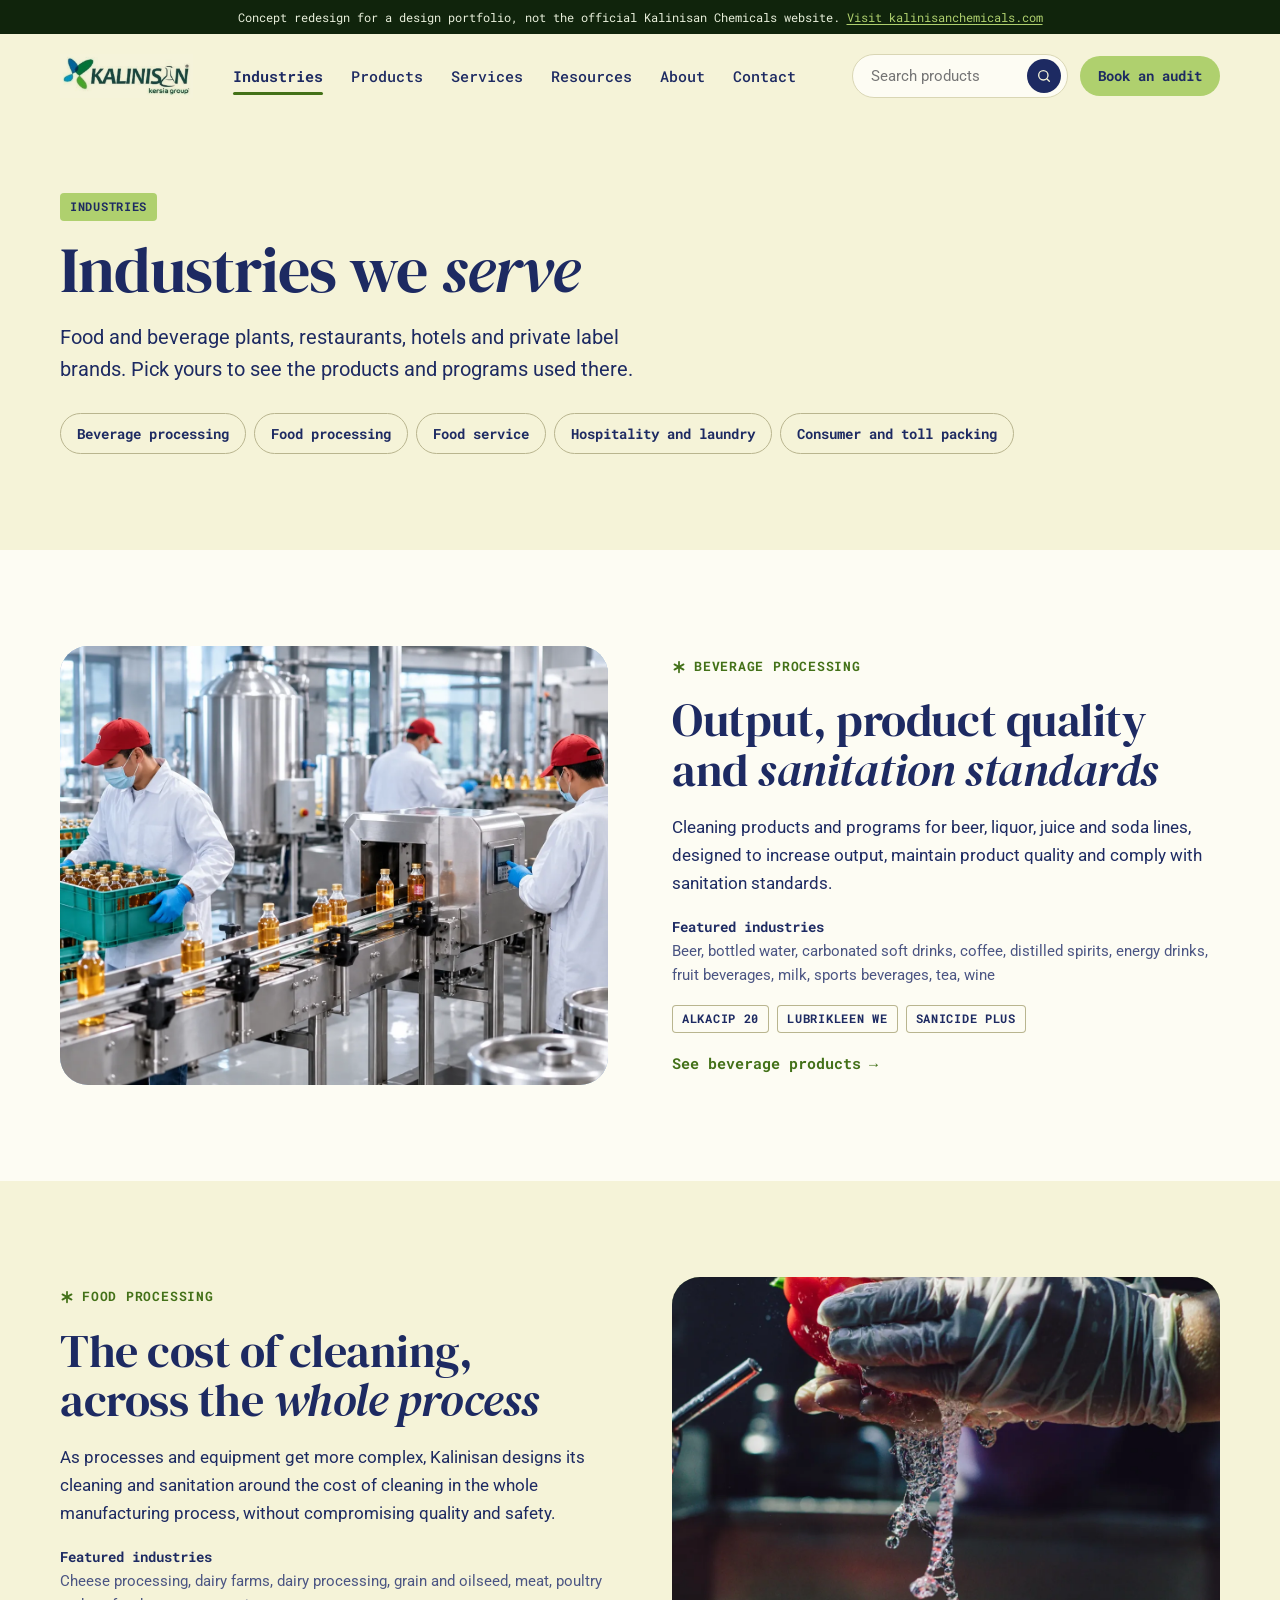
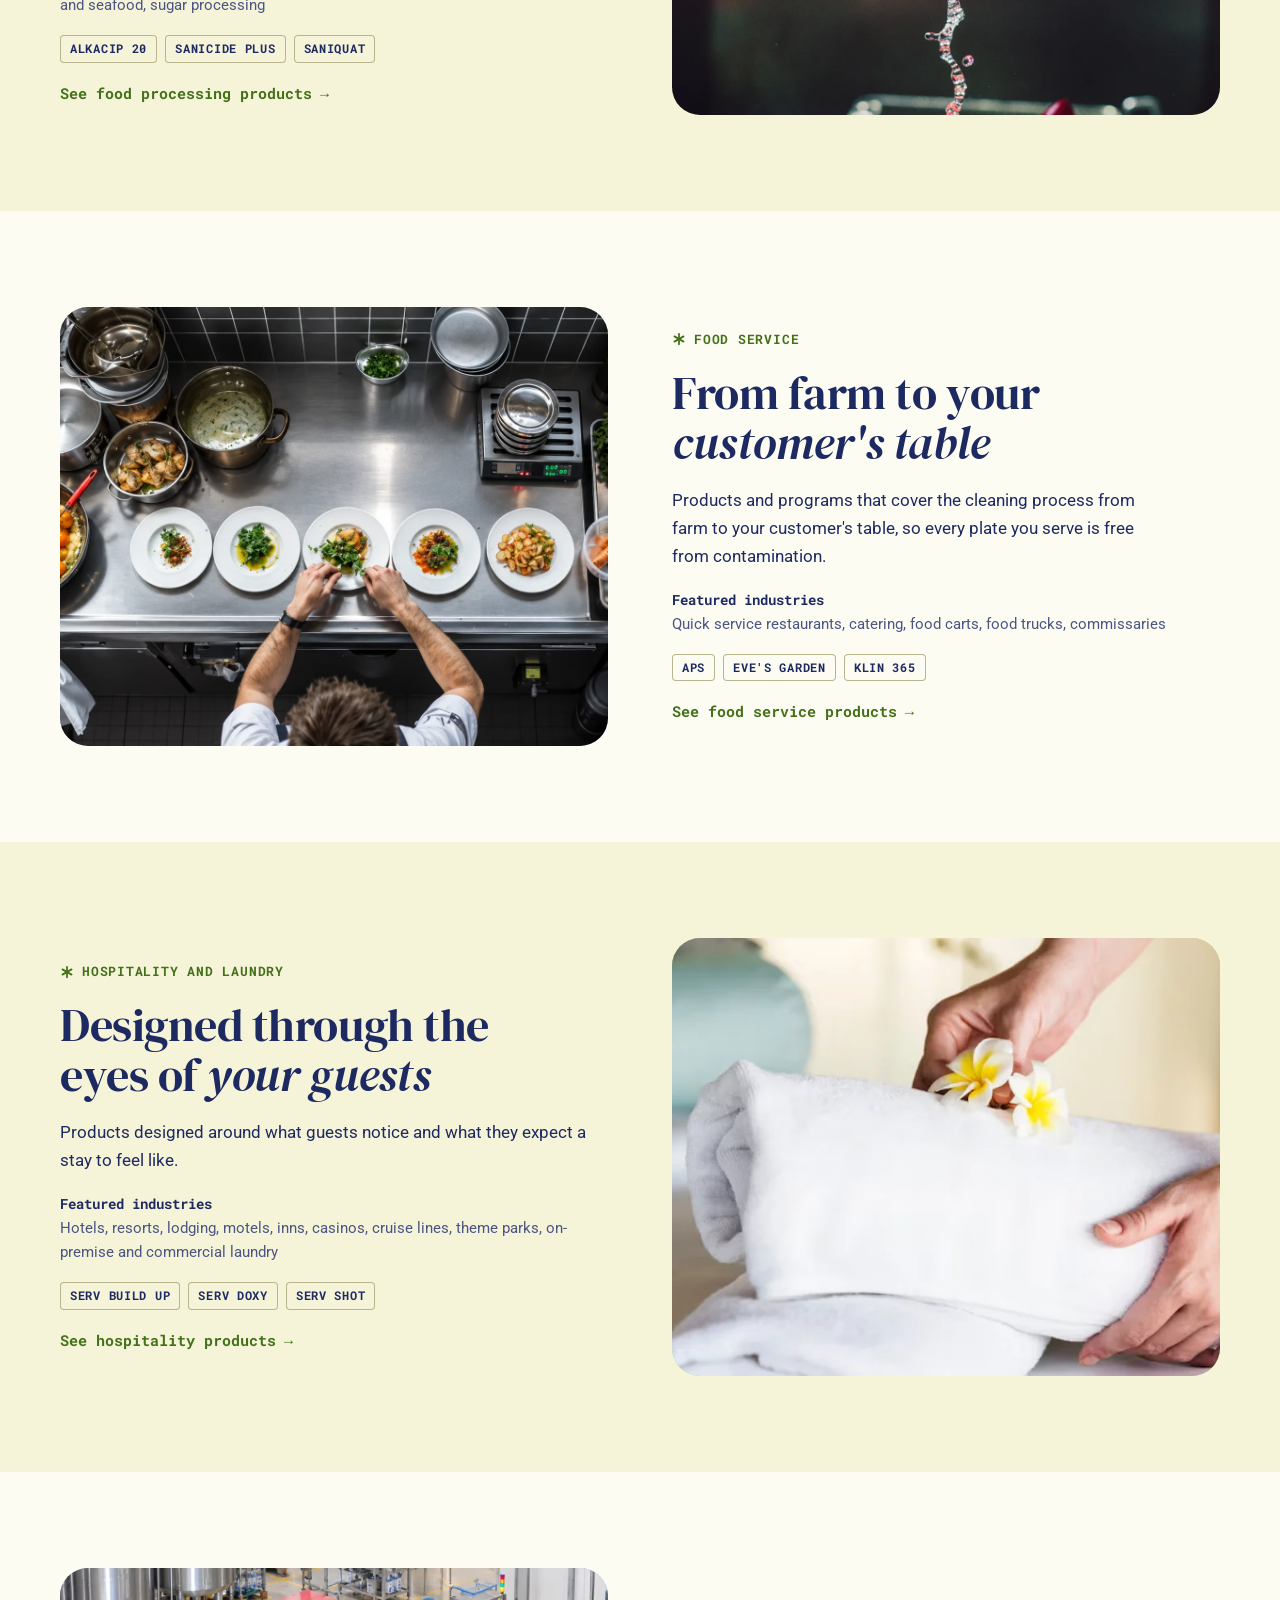
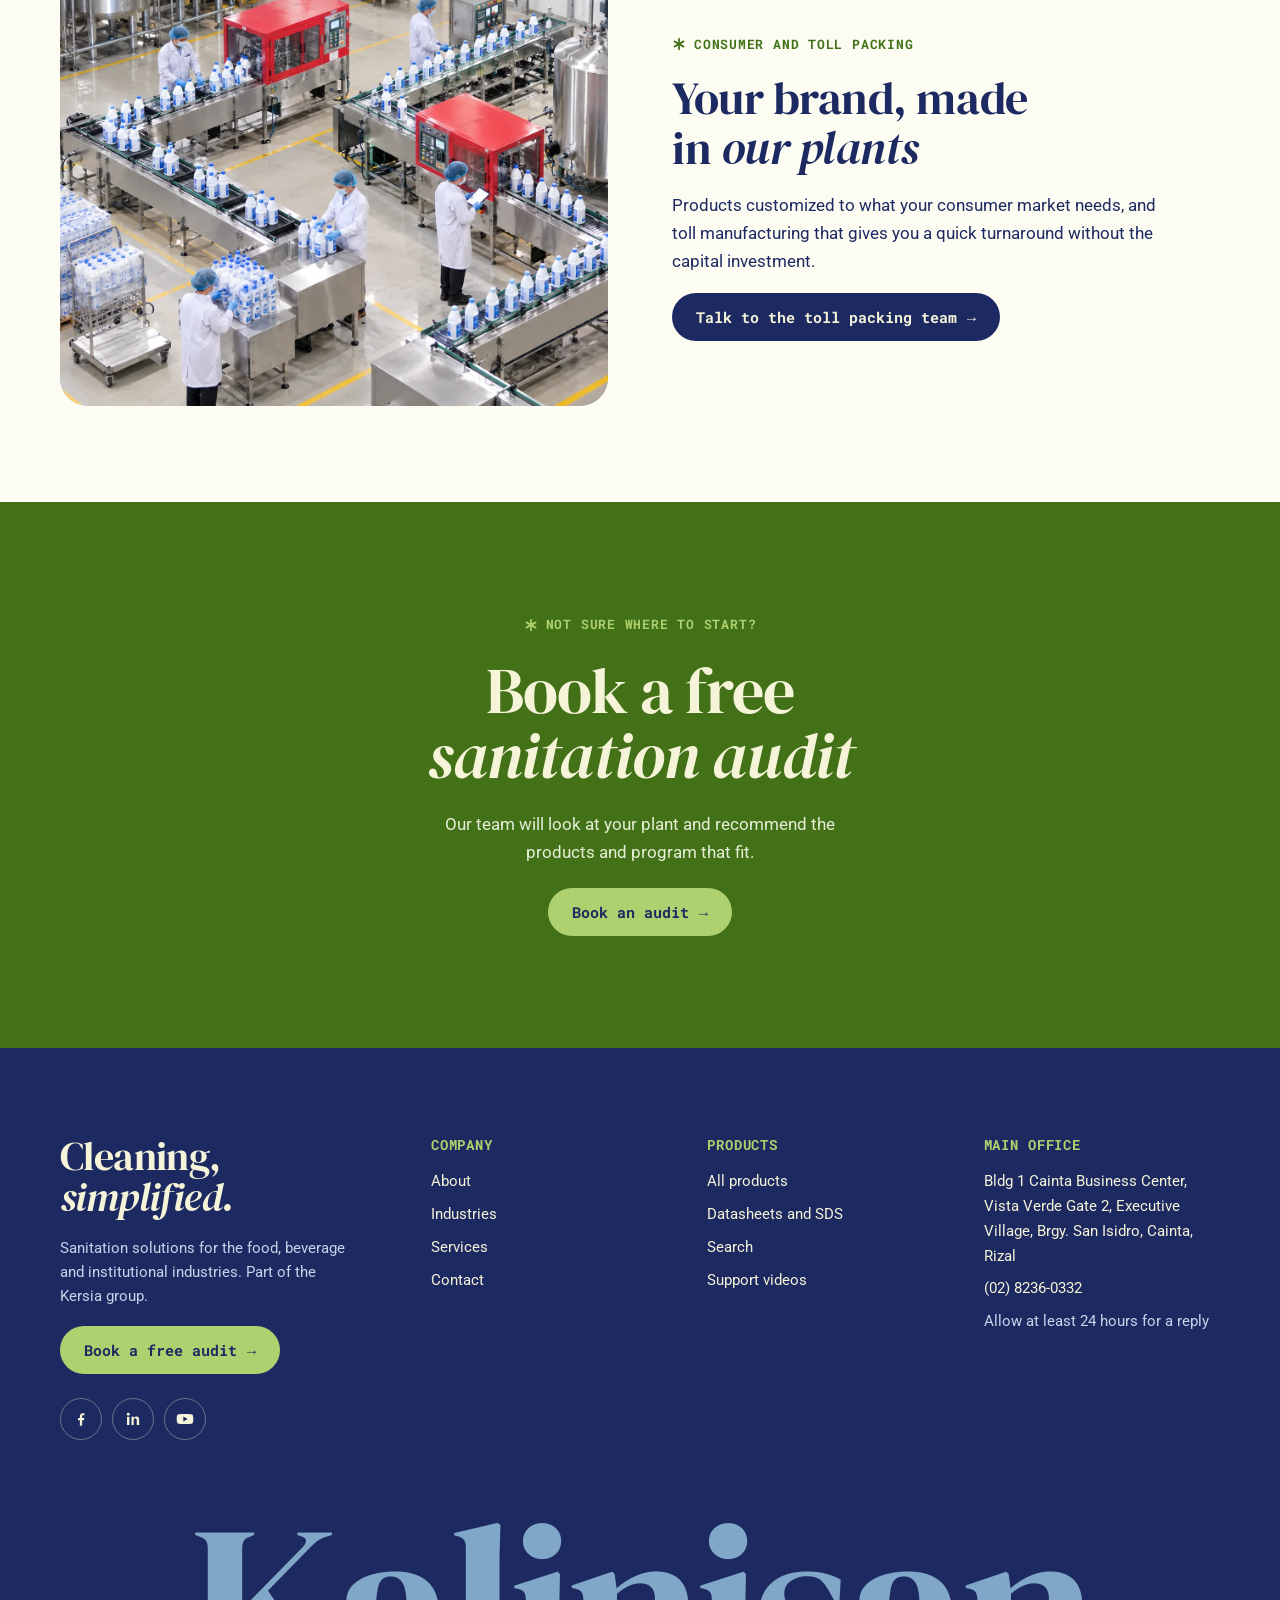
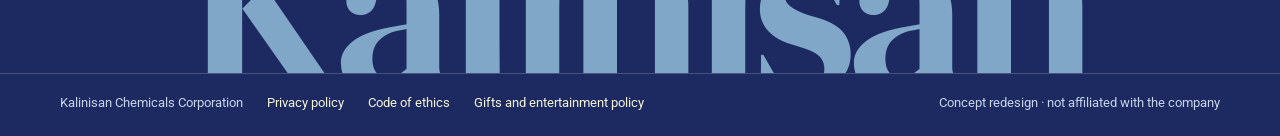
<file: industries.html>
<!doctype html>
<html lang="en">
<head>
<meta charset="utf-8">
<meta name="viewport" content="width=device-width, initial-scale=1">
<title>Industries, Kalinisan concept redesign</title>
<meta name="description" content="Concept redesign of the Kalinisan Chemicals website, made for a design portfolio. Not affiliated with Kalinisan Chemicals Corporation.">
<meta name="robots" content="noindex, nofollow">
<meta property="og:title" content="Industries, Kalinisan concept redesign">
<meta property="og:description" content="Concept redesign for a design portfolio. Not the official Kalinisan Chemicals website.">
<link rel="icon" href="images/logo.png">
<link rel="preconnect" href="https://fonts.googleapis.com">
<link rel="stylesheet" href="https://fonts.googleapis.com/css2?family=DM+Serif+Display:ital@0;1&amp;family=Roboto+Mono:wght@400..700&amp;family=Roboto:ital,wght@0,300..700;1,400&amp;display=swap">
<link rel="stylesheet" href="assets/site.css">
<script src="assets/site.js" defer></script>
</head>
<body>
<div class="concept-bar">Concept redesign for a design portfolio, not the official Kalinisan Chemicals website. <a href="https://kalinisanchemicals.com/" target="_blank" rel="noopener">Visit kalinisanchemicals.com</a></div>
<div class="page">
<header class="site-header">
  <div class="wrap bar">
    <a class="logo" href="index.html"><img src="images/logo.png" alt="Kalinisan Chemicals, part of the Kersia group"></a>
    <nav class="main" aria-label="Main"><a href="industries.html" aria-current="page">Industries</a><a href="products.html">Products</a><a href="services.html">Services</a><a href="resources.html">Resources</a><a href="about.html">About</a><a href="contact.html">Contact</a></nav>
    <div class="tools">
      <form class="search-field" role="search" action="search.html"><label class="sr" for="hq">Search products</label><input id="hq" name="q" type="search" placeholder="Search products"><button type="submit" aria-label="Search"><svg width="16" height="16" viewBox="0 0 24 24" fill="none" stroke="currentColor" stroke-width="2" stroke-linecap="round" stroke-linejoin="round" aria-hidden="true"><circle cx="11" cy="11" r="7"></circle><path d="M20 20l-3.5-3.5"></path></svg></button></form>
      <a class="btn btn-primary btn-sm" href="contact.html">Book an audit</a>
    </div>
    <details class="menu-toggle"><summary aria-label="Menu"><svg width="22" height="22" viewBox="0 0 24 24" fill="none" stroke="currentColor" stroke-width="2" stroke-linecap="round" stroke-linejoin="round" aria-hidden="true"><path d="M4 7h16"></path><path d="M4 12h16"></path><path d="M4 17h16"></path></svg></summary><div class="panel"><a href="industries.html">Industries</a><a href="products.html">Products</a><a href="services.html">Services</a><a href="resources.html">Resources</a><a href="about.html">About</a><a href="contact.html">Contact</a><a href="search.html">Search</a><a href="contact.html">Book a free audit</a></div></details>
  </div>
</header>
<main>
<section class="page-hero bg-beige">
  <div class="wrap">
    <span class="tag">Industries</span>
    <h1 class="h1">Industries we <span class="it">serve</span></h1>
    <p class="lede">Food and beverage plants, restaurants, hotels and private label brands. Pick yours to see the products and programs used there.</p>
    <nav class="chips" aria-label="Jump to an industry" style="margin-top: 28px">
      <a class="chip" style="text-decoration: none; display: inline-flex; align-items: center" href="#beverage">Beverage processing</a>
      <a class="chip" style="text-decoration: none; display: inline-flex; align-items: center" href="#food">Food processing</a>
      <a class="chip" style="text-decoration: none; display: inline-flex; align-items: center" href="#service">Food service</a>
      <a class="chip" style="text-decoration: none; display: inline-flex; align-items: center" href="#hospitality">Hospitality and laundry</a>
      <a class="chip" style="text-decoration: none; display: inline-flex; align-items: center" href="#toll">Consumer and toll packing</a>
    </nav>
  </div>
</section>

<section class="bg-paper" id="beverage" style="padding: 96px 0">
  <div class="wrap split">
    <div class="photo blue round reveal-scale" style="aspect-ratio: 5 / 4"><span class="ph-fill"></span><img class="ph-img" src="images/photos/beverage-line.webp" alt="Beverage line crew in caps and masks handling amber bottles" style="object-position: 50% 50%" loading="lazy"></div>
    <div class="reveal" style="display: flex; flex-direction: column; gap: 18px; align-items: flex-start">
      <span class="eyebrow"><svg width="14" height="14" viewBox="0 0 24 24" fill="none" stroke="currentColor" stroke-width="3" stroke-linecap="round" stroke-linejoin="round" aria-hidden="true"><path d="M12 3v18"></path><path d="M4.2 7.5l15.6 9"></path><path d="M4.2 16.5l15.6-9"></path></svg> Beverage processing</span>
      <h2 class="h2">Output, product quality and <span class="it">sanitation standards</span></h2>
      <p>Cleaning products and programs for beer, liquor, juice and soda lines, designed to increase output, maintain product quality and comply with sanitation standards.</p>
      <p class="small muted"><b class="h4" style="font-size: 14px; color: #1d2a62">Featured industries</b><br>Beer, bottled water, carbonated soft drinks, coffee, distilled spirits, energy drinks, fruit beverages, milk, sports beverages, tea, wine</p>
      <div class="chips"><span class="tag line">Alkacip 20</span><span class="tag line">Lubrikleen WE</span><span class="tag line">Sanicide Plus</span></div>
      <a class="link-arrow" href="products.html">See beverage products <span class="arr">→</span></a>
    </div>
  </div>
</section>

<section class="bg-beige" id="food" style="padding: 96px 0">
  <div class="wrap split rev">
    <div class="photo green round reveal-scale" style="aspect-ratio: 5 / 4"><span class="ph-fill"></span><img class="ph-img" src="images/photos/produce-wash.webp" alt="Gloved hand rinsing red peppers under running water" style="object-position: 50% 42%" loading="lazy"></div>
    <div class="reveal" style="display: flex; flex-direction: column; gap: 18px; align-items: flex-start">
      <span class="eyebrow"><svg width="14" height="14" viewBox="0 0 24 24" fill="none" stroke="currentColor" stroke-width="3" stroke-linecap="round" stroke-linejoin="round" aria-hidden="true"><path d="M12 3v18"></path><path d="M4.2 7.5l15.6 9"></path><path d="M4.2 16.5l15.6-9"></path></svg> Food processing</span>
      <h2 class="h2">The cost of cleaning, across the <span class="it">whole process</span></h2>
      <p>As processes and equipment get more complex, Kalinisan designs its cleaning and sanitation around the cost of cleaning in the whole manufacturing process, without compromising quality and safety.</p>
      <p class="small muted"><b class="h4" style="font-size: 14px; color: #1d2a62">Featured industries</b><br>Cheese processing, dairy farms, dairy processing, grain and oilseed, meat, poultry and seafood, sugar processing</p>
      <div class="chips"><span class="tag line">Alkacip 20</span><span class="tag line">Sanicide Plus</span><span class="tag line">Saniquat</span></div>
      <a class="link-arrow" href="products.html">See food processing products <span class="arr">→</span></a>
    </div>
  </div>
</section>

<section class="bg-paper" id="service" style="padding: 96px 0">
  <div class="wrap split">
    <div class="photo blue round reveal-scale" style="aspect-ratio: 5 / 4"><span class="ph-fill"></span><img class="ph-img" src="images/photos/kitchen-pass.webp" alt="Plates being finished on a stainless kitchen pass, seen from above" style="object-position: 50% 50%" loading="lazy"></div>
    <div class="reveal" style="display: flex; flex-direction: column; gap: 18px; align-items: flex-start">
      <span class="eyebrow"><svg width="14" height="14" viewBox="0 0 24 24" fill="none" stroke="currentColor" stroke-width="3" stroke-linecap="round" stroke-linejoin="round" aria-hidden="true"><path d="M12 3v18"></path><path d="M4.2 7.5l15.6 9"></path><path d="M4.2 16.5l15.6-9"></path></svg> Food service</span>
      <h2 class="h2">From farm to your <span class="it">customer's table</span></h2>
      <p>Products and programs that cover the cleaning process from farm to your customer's table, so every plate you serve is free from contamination.</p>
      <p class="small muted"><b class="h4" style="font-size: 14px; color: #1d2a62">Featured industries</b><br>Quick service restaurants, catering, food carts, food trucks, commissaries</p>
      <div class="chips"><span class="tag line">APS</span><span class="tag line">Eve's Garden</span><span class="tag line">KLIN 365</span></div>
      <a class="link-arrow" href="products.html">See food service products <span class="arr">→</span></a>
    </div>
  </div>
</section>

<section class="bg-beige" id="hospitality" style="padding: 96px 0">
  <div class="wrap split rev">
    <div class="photo green round reveal-scale" style="aspect-ratio: 5 / 4"><span class="ph-fill"></span><img class="ph-img" src="images/photos/towel-flowers.webp" alt="Rolled white towel finished with frangipani flowers" style="object-position: 55% 50%" loading="lazy"></div>
    <div class="reveal" style="display: flex; flex-direction: column; gap: 18px; align-items: flex-start">
      <span class="eyebrow"><svg width="14" height="14" viewBox="0 0 24 24" fill="none" stroke="currentColor" stroke-width="3" stroke-linecap="round" stroke-linejoin="round" aria-hidden="true"><path d="M12 3v18"></path><path d="M4.2 7.5l15.6 9"></path><path d="M4.2 16.5l15.6-9"></path></svg> Hospitality and laundry</span>
      <h2 class="h2">Designed through the eyes of <span class="it">your guests</span></h2>
      <p>Products designed around what guests notice and what they expect a stay to feel like.</p>
      <p class="small muted"><b class="h4" style="font-size: 14px; color: #1d2a62">Featured industries</b><br>Hotels, resorts, lodging, motels, inns, casinos, cruise lines, theme parks, on-premise and commercial laundry</p>
      <div class="chips"><span class="tag line">Serv Build Up</span><span class="tag line">Serv Doxy</span><span class="tag line">Serv Shot</span></div>
      <a class="link-arrow" href="products.html">See hospitality products <span class="arr">→</span></a>
    </div>
  </div>
</section>

<section class="bg-paper" id="toll" style="padding: 96px 0">
  <div class="wrap split">
    <div class="photo blue round reveal-scale" style="aspect-ratio: 5 / 4"><span class="ph-fill"></span><img class="ph-img" src="images/photos/bottling-plant.webp" alt="Production crew in hairnets and lab coats on a bottling line" style="object-position: 50% 45%" loading="lazy"></div>
    <div class="reveal" style="display: flex; flex-direction: column; gap: 18px; align-items: flex-start">
      <span class="eyebrow"><svg width="14" height="14" viewBox="0 0 24 24" fill="none" stroke="currentColor" stroke-width="3" stroke-linecap="round" stroke-linejoin="round" aria-hidden="true"><path d="M12 3v18"></path><path d="M4.2 7.5l15.6 9"></path><path d="M4.2 16.5l15.6-9"></path></svg> Consumer and toll packing</span>
      <h2 class="h2">Your brand, made in <span class="it">our plants</span></h2>
      <p>Products customized to what your consumer market needs, and toll manufacturing that gives you a quick turnaround without the capital investment.</p>
      <a class="btn btn-dark" href="contact.html">Talk to the toll packing team <span class="arr">→</span></a>
    </div>
  </div>
</section>

<section class="section bg-fern" style="text-align: center">
  <div class="wrap reveal" style="display: flex; flex-direction: column; align-items: center; gap: 22px">
    <span class="eyebrow"><svg width="14" height="14" viewBox="0 0 24 24" fill="none" stroke="currentColor" stroke-width="3" stroke-linecap="round" stroke-linejoin="round" aria-hidden="true"><path d="M12 3v18"></path><path d="M4.2 7.5l15.6 9"></path><path d="M4.2 16.5l15.6-9"></path></svg> Not sure where to start?</span>
    <h2 class="display" style="font-size: clamp(40px, 5vw, 68px); max-width: 16ch">Book a free <span class="it">sanitation audit</span></h2>
    <p style="max-width: 46ch; color: #e6efd6">Our team will look at your plant and recommend the products and program that fit.</p>
    <a class="btn btn-primary" href="contact.html">Book an audit <span class="arr">→</span></a>
  </div>
</section>

</main>
<footer class="site-footer">
  <div class="wrap">
    <div class="cols">
      <div style="display: flex; flex-direction: column; gap: 18px; align-items: flex-start">
        <p class="display" style="font-size: 40px">Cleaning, <span class="it">simplified.</span></p>
        <p class="small muted" style="max-width: 36ch">Sanitation solutions for the food, beverage and institutional industries. Part of the Kersia group.</p>
        <a class="btn btn-primary" href="contact.html">Book a free audit <span class="arr">→</span></a>
        <div class="social" aria-label="Kalinisan on social media"><a href="https://www.facebook.com/kalinisanchem/" target="_blank" rel="noopener" aria-label="Facebook"><svg width="18" height="18" viewBox="0 0 24 24" fill="currentColor" aria-hidden="true"><path d="M13.5 21v-7.5H16l.4-3H13.5V8.6c0-.9.3-1.5 1.5-1.5h1.6V4.4A21 21 0 0 0 14.3 4.3c-2.3 0-3.8 1.4-3.8 3.9v2.3H8v3h2.5V21z"/></svg></a><a href="https://www.linkedin.com/company/kalinisan-chemicals-corporation/" target="_blank" rel="noopener" aria-label="LinkedIn"><svg width="18" height="18" viewBox="0 0 24 24" fill="currentColor" aria-hidden="true"><rect x="4" y="9" width="3.2" height="11" rx=".4"/><circle cx="5.6" cy="5.6" r="1.9"/><path d="M10 9h3v1.6c.5-.9 1.7-1.9 3.6-1.9 3 0 3.6 2 3.6 4.5V20H17v-5.9c0-1.4 0-3.1-1.9-3.1s-2.2 1.5-2.2 3V20H10z"/></svg></a><a href="https://www.youtube.com/channel/UCaSvjuYk-z8t2TSqQRQxuMQ" target="_blank" rel="noopener" aria-label="YouTube"><svg width="20" height="20" viewBox="0 0 24 24" fill="currentColor" aria-hidden="true"><path d="M21.6 8.2a2.6 2.6 0 0 0-1.8-1.8C18.2 6 12 6 12 6s-6.2 0-7.8.4A2.6 2.6 0 0 0 2.4 8.2 27 27 0 0 0 2 12a27 27 0 0 0 .4 3.8 2.6 2.6 0 0 0 1.8 1.8C5.8 18 12 18 12 18s6.2 0 7.8-.4a2.6 2.6 0 0 0 1.8-1.8A27 27 0 0 0 22 12a27 27 0 0 0-.4-3.8zM10 15V9l5.2 3z"/></svg></a></div>
      </div>
      <div><p class="h4">Company</p><ul><li><a href="about.html">About</a></li><li><a href="industries.html">Industries</a></li><li><a href="services.html">Services</a></li><li><a href="contact.html">Contact</a></li></ul></div>
      <div><p class="h4">Products</p><ul><li><a href="products.html">All products</a></li><li><a href="resources.html">Datasheets and SDS</a></li><li><a href="search.html">Search</a></li><li><a href="support.html">Support videos</a></li></ul></div>
      <div><p class="h4">Main office</p><ul><li>Bldg 1 Cainta Business Center, Vista Verde Gate 2, Executive Village, Brgy. San Isidro, Cainta, Rizal</li><li class="num">(02) 8236-0332</li><li class="muted">Allow at least 24 hours for a reply</li></ul></div>
    </div>
  </div>
  <p class="giant" aria-hidden="true">Kalinisan</p>
  <div class="legal"><div class="wrap" style="display: flex; flex-wrap: wrap; gap: 10px 24px"><span>Kalinisan Chemicals Corporation</span><a href="https://kalinisanchemicals.com/wp-content/uploads/2025/06/Privacy-Policy.pdf" target="_blank" rel="noopener">Privacy policy</a><a href="https://kalinisanchemicals.com/wp-content/uploads/2025/08/CODE-OF-ETHICS-KERSIA-2023-10-23-English.pdf" target="_blank" rel="noopener">Code of ethics</a><a href="https://kalinisanchemicals.com/wp-content/uploads/2025/08/Gifts-and-Entertainment-Policy-2023-12-English.pdf" target="_blank" rel="noopener">Gifts and entertainment policy</a><span class="spacer">Concept redesign · not affiliated with the company</span></div></div>
</footer>
</div>
</body>
</html>
</file>
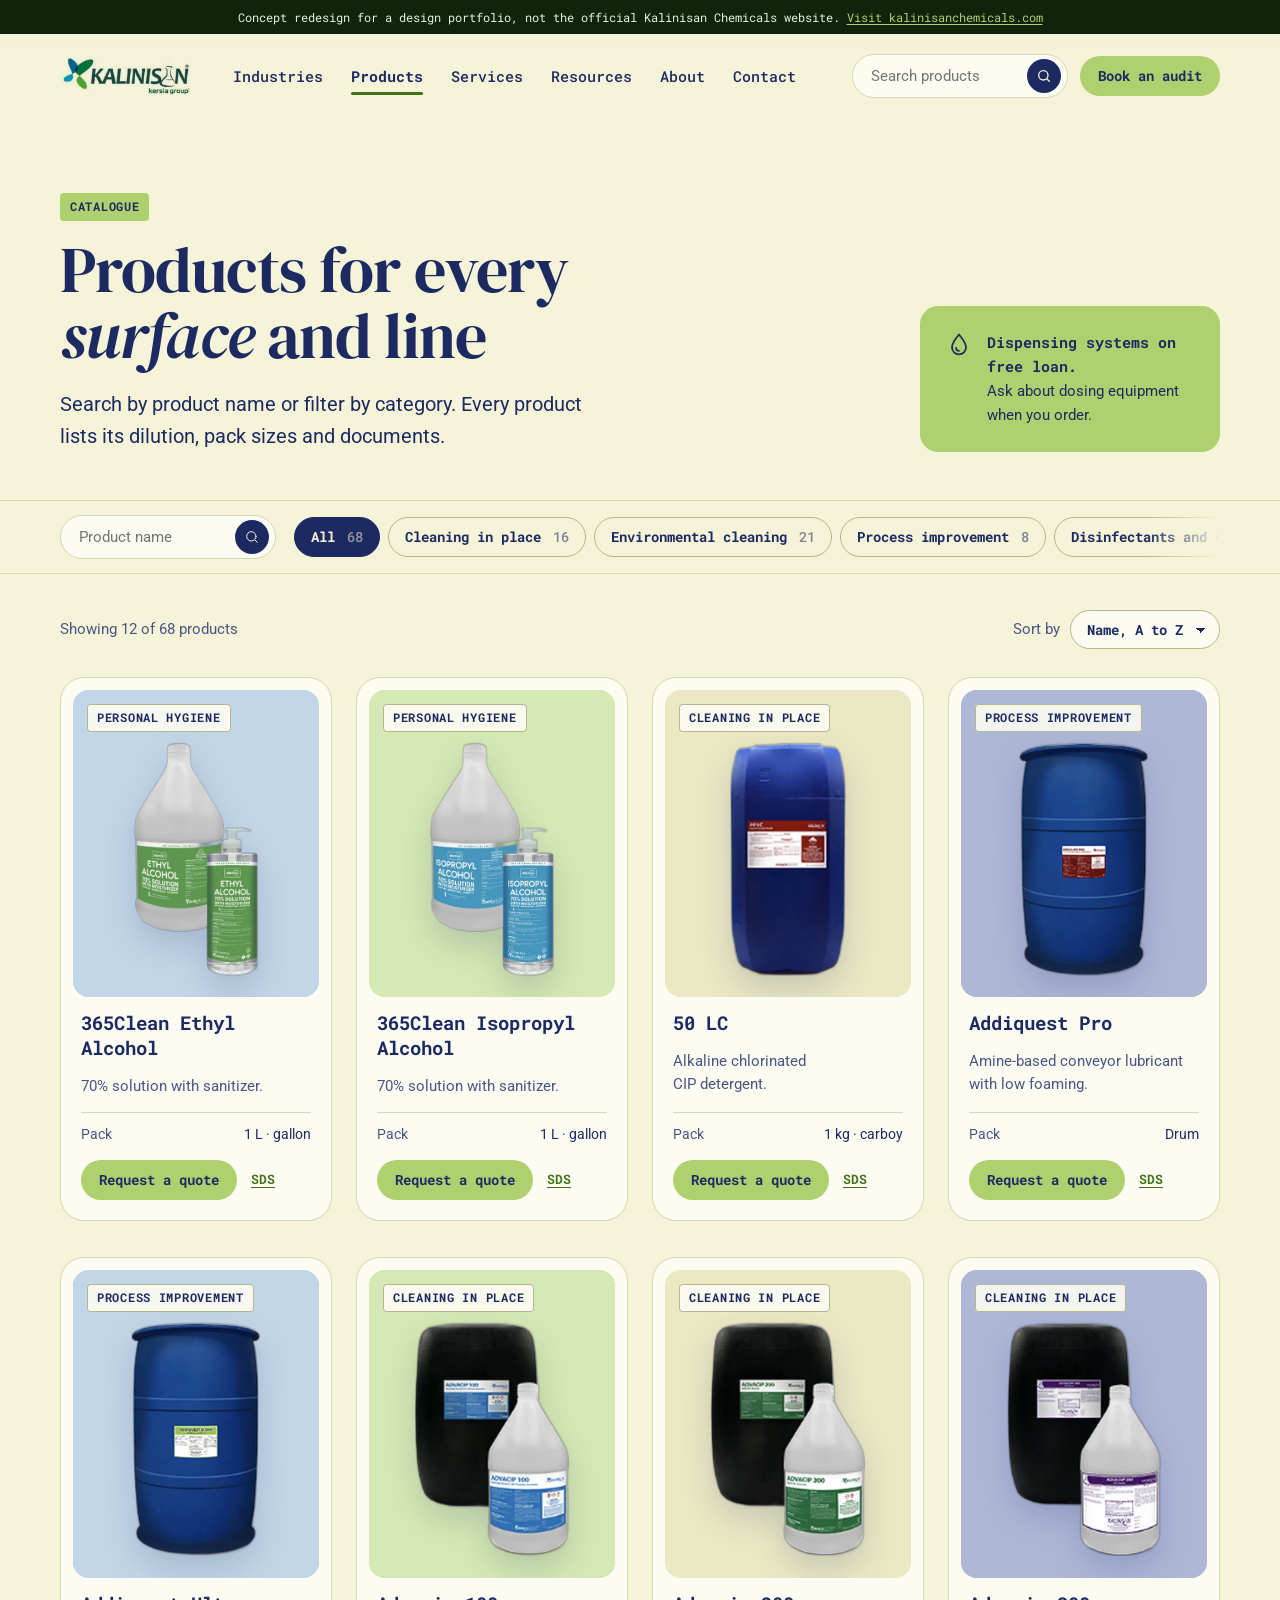
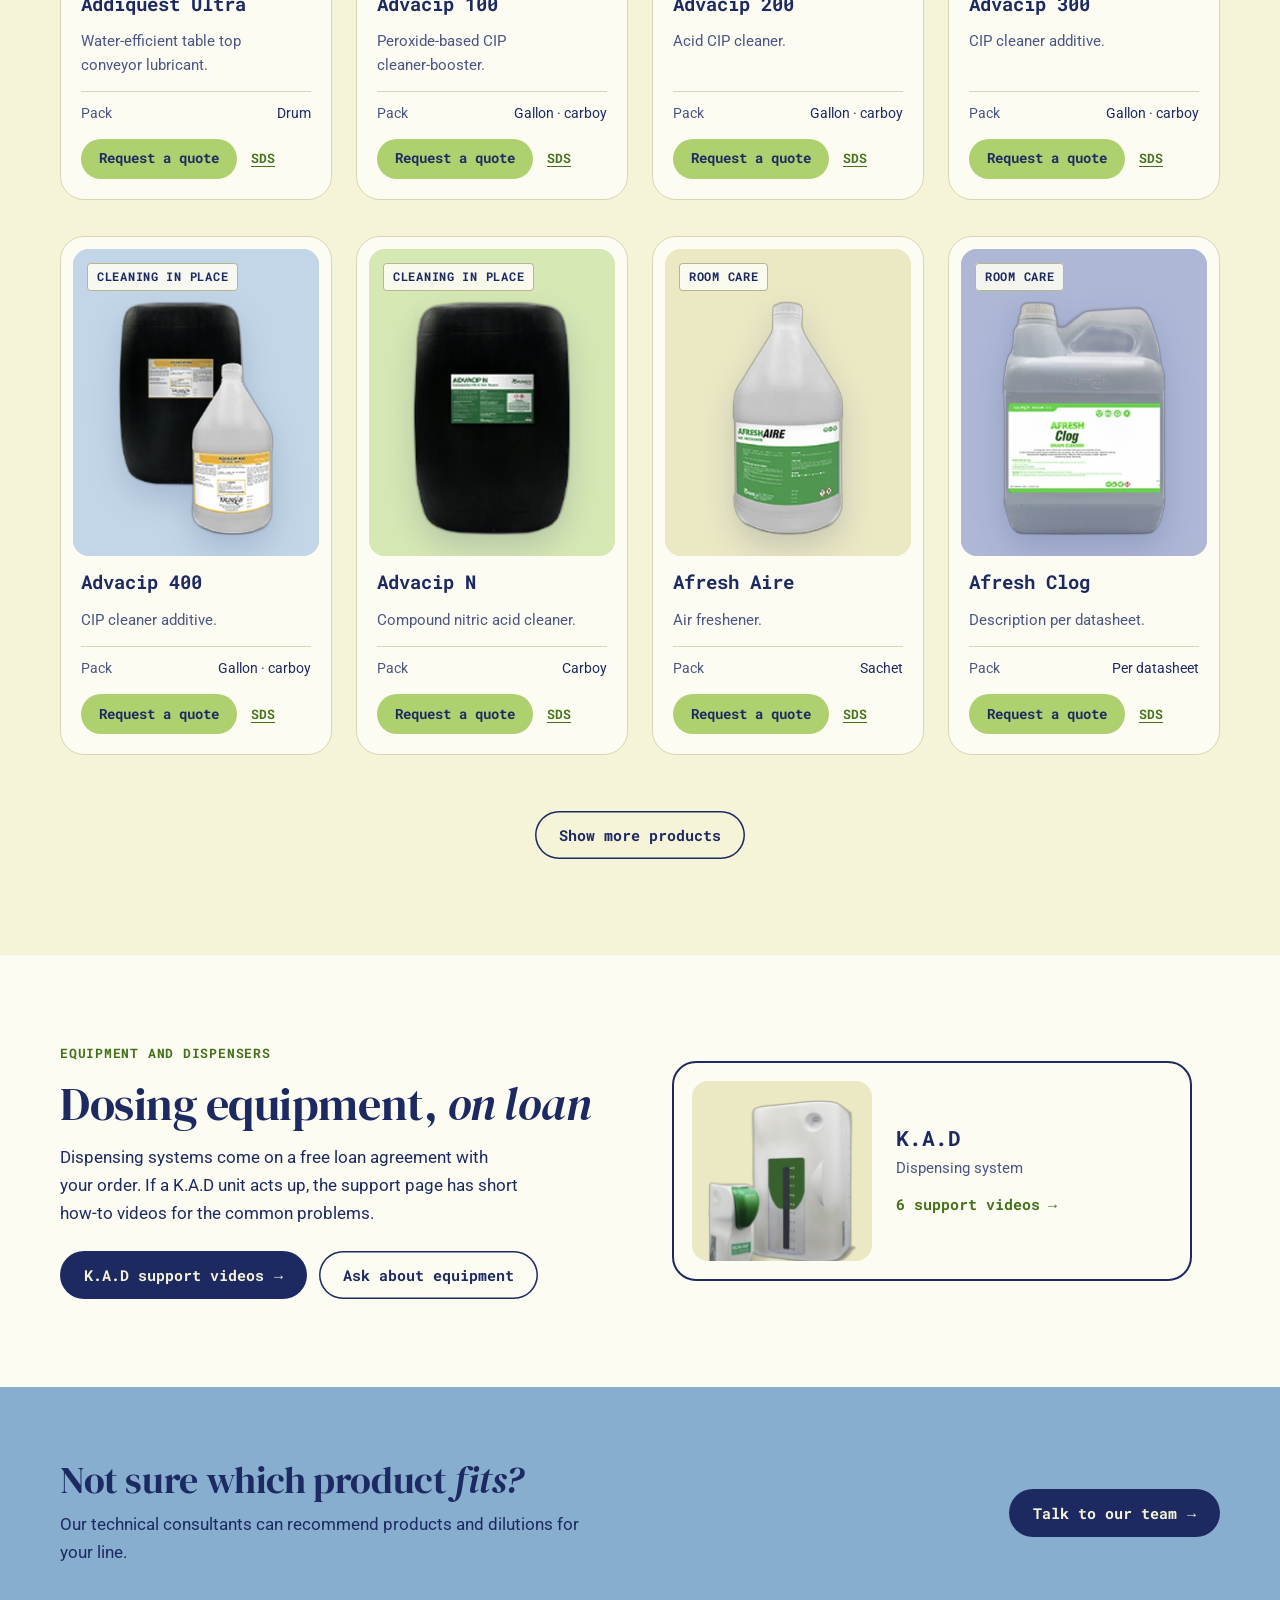
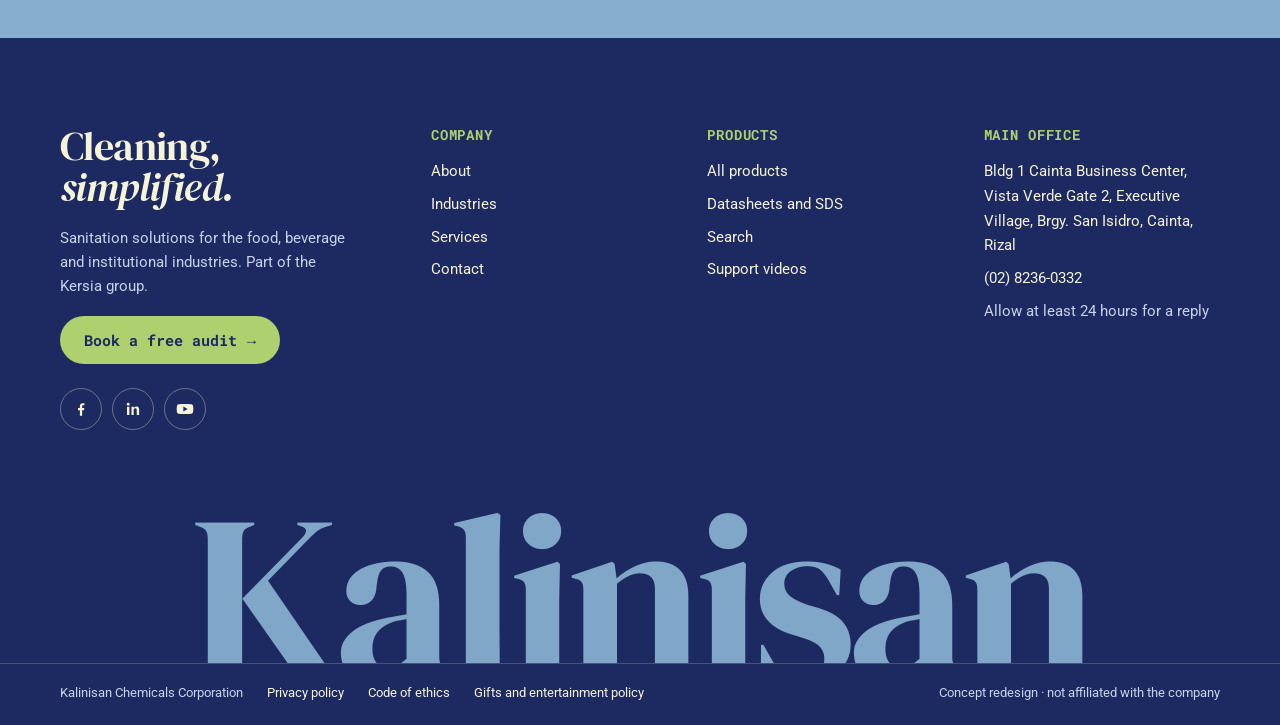
<file: products.html>
<!doctype html>
<html lang="en">
<head>
<meta charset="utf-8">
<meta name="viewport" content="width=device-width, initial-scale=1">
<title>Products, Kalinisan concept redesign</title>
<meta name="description" content="Concept redesign of the Kalinisan Chemicals website, made for a design portfolio. Not affiliated with Kalinisan Chemicals Corporation.">
<meta name="robots" content="noindex, nofollow">
<meta property="og:title" content="Products, Kalinisan concept redesign">
<meta property="og:description" content="Concept redesign for a design portfolio. Not the official Kalinisan Chemicals website.">
<link rel="icon" href="images/logo.png">
<link rel="preconnect" href="https://fonts.googleapis.com">
<link rel="stylesheet" href="https://fonts.googleapis.com/css2?family=DM+Serif+Display:ital@0;1&amp;family=Roboto+Mono:wght@400..700&amp;family=Roboto:ital,wght@0,300..700;1,400&amp;display=swap">
<link rel="stylesheet" href="assets/site.css">
<script src="assets/site.js" defer></script>
</head>
<body>
<div class="concept-bar">Concept redesign for a design portfolio, not the official Kalinisan Chemicals website. <a href="https://kalinisanchemicals.com/" target="_blank" rel="noopener">Visit kalinisanchemicals.com</a></div>
<div class="page">
<header class="site-header">
  <div class="wrap bar">
    <a class="logo" href="index.html"><img src="images/logo.png" alt="Kalinisan Chemicals, part of the Kersia group"></a>
    <nav class="main" aria-label="Main"><a href="industries.html">Industries</a><a href="products.html" aria-current="page">Products</a><a href="services.html">Services</a><a href="resources.html">Resources</a><a href="about.html">About</a><a href="contact.html">Contact</a></nav>
    <div class="tools">
      <form class="search-field" role="search" action="search.html"><label class="sr" for="hq">Search products</label><input id="hq" name="q" type="search" placeholder="Search products"><button type="submit" aria-label="Search"><svg width="16" height="16" viewBox="0 0 24 24" fill="none" stroke="currentColor" stroke-width="2" stroke-linecap="round" stroke-linejoin="round" aria-hidden="true"><circle cx="11" cy="11" r="7"></circle><path d="M20 20l-3.5-3.5"></path></svg></button></form>
      <a class="btn btn-primary btn-sm" href="contact.html">Book an audit</a>
    </div>
    <details class="menu-toggle"><summary aria-label="Menu"><svg width="22" height="22" viewBox="0 0 24 24" fill="none" stroke="currentColor" stroke-width="2" stroke-linecap="round" stroke-linejoin="round" aria-hidden="true"><path d="M4 7h16"></path><path d="M4 12h16"></path><path d="M4 17h16"></path></svg></summary><div class="panel"><a href="industries.html">Industries</a><a href="products.html">Products</a><a href="services.html">Services</a><a href="resources.html">Resources</a><a href="about.html">About</a><a href="contact.html">Contact</a><a href="search.html">Search</a><a href="contact.html">Book a free audit</a></div></details>
  </div>
</header>
<main>
<section class="page-hero bg-beige" style="padding-bottom: 48px">
  <div class="wrap split" style="align-items: end">
    <div>
      <span class="tag">Catalogue</span>
      <h1 class="h1">Products for every <span class="it">surface</span> and line</h1>
      <p class="lede">Search by product name or filter by category. Every product lists its dilution, pack sizes and documents.</p>
    </div>
    <div style="display: flex; justify-content: flex-end; gap: 16px; flex-wrap: wrap" class="reveal">
      <div class="card" style="max-width: 300px; display: flex; gap: 14px; align-items: flex-start; background: #afd06e; border-color: #afd06e">
        <span style="flex: none"><svg width="28" height="28" viewBox="0 0 24 24" fill="none" stroke="currentColor" stroke-width="1.5" stroke-linecap="round" stroke-linejoin="round" aria-hidden="true"><path d="M12 3c3 4 6 7 6 11a6 6 0 0 1-12 0c0-4 3-7 6-11z"></path><path d="M9.5 14.5a2.5 2.5 0 0 0 2.5 2.5"></path></svg></span>
        <p class="small"><b class="h4" style="font-size: 15px">Dispensing systems on free loan.</b><br>Ask about dosing equipment when you order.</p>
      </div>
    </div>
  </div>
</section>

<div class="filterbar">
  <div class="wrap" style="display: flex; gap: 16px; align-items: center; padding-top: 14px; padding-bottom: 14px">
    <form class="search-field" role="search" action="search.html" style="background: #fdfcf3"><label class="sr" for="pq">Search products</label><input id="pq" name="q" type="search" placeholder="Product name"><button type="submit" aria-label="Search"><svg width="16" height="16" viewBox="0 0 24 24" fill="none" stroke="currentColor" stroke-width="1.5" stroke-linecap="round" stroke-linejoin="round" aria-hidden="true"><circle cx="11" cy="11" r="7"></circle><path d="M20 20l-3.5-3.5"></path></svg></button></form>
    <div class="chips" data-filter-for="#pgrid" data-count="#pcount" data-total="#ptotal" data-empty="#pempty" data-more="#pmore" data-sort="#psort" data-page="12" role="group" aria-label="Filter by category">
      <button type="button" class="chip" data-filter="all" aria-pressed="true">All <span class="n">68</span></button>
      <button type="button" class="chip" data-filter="cip" aria-pressed="false">Cleaning in place <span class="n">16</span></button>
      <button type="button" class="chip" data-filter="env" aria-pressed="false">Environmental cleaning <span class="n">21</span></button>
      <button type="button" class="chip" data-filter="process" aria-pressed="false">Process improvement <span class="n">8</span></button>
      <button type="button" class="chip" data-filter="disinfect" aria-pressed="false">Disinfectants and sanitizers <span class="n">14</span></button>
      <button type="button" class="chip" data-filter="personal" aria-pressed="false">Personal hygiene <span class="n">7</span></button>
      <button type="button" class="chip" data-filter="kitchen" aria-pressed="false">Kitchen hygiene <span class="n">18</span></button>
      <button type="button" class="chip" data-filter="room" aria-pressed="false">Room care <span class="n">26</span></button>
      <button type="button" class="chip" data-filter="floor" aria-pressed="false">Floor care <span class="n">8</span></button>
      <button type="button" class="chip" data-filter="building" aria-pressed="false">Building care <span class="n">25</span></button>
      <button type="button" class="chip" data-filter="consumer" aria-pressed="false">Consumer and toll packing <span class="n">4</span></button>
    </div>
  </div>
</div>

<section class="bg-beige" style="padding: 36px 0 96px">
  <div class="wrap">
    <div style="display: flex; flex-wrap: wrap; align-items: center; justify-content: space-between; gap: 12px; margin-bottom: 28px">
      <p class="small muted">Showing <span id="pcount" class="num">12</span> of <span id="ptotal" class="num">68</span> products</p>
      <div style="display: flex; align-items: center; gap: 10px"><label for="psort" class="small muted">Sort by</label><select id="psort" class="sort"><option>Name, A to Z</option><option>Name, Z to A</option></select></div>
    </div>
    <div class="grid g4" id="pgrid" style="gap: 36px 24px">
      <article class="p-card card-hover" data-cat="personal" data-name="365clean ethyl alcohol">
        <a href="products.html" class="p-img t-carolina" style="text-decoration: none; color: inherit"><span class="ph-fill"></span><span class="tag line" style="background: rgba(253, 252, 243, .9)">Personal hygiene</span><img class="p-photo" src="images/products/365clean-ethyl.webp" alt="365Clean Ethyl Alcohol" loading="lazy"></a>
        <a href="products.html" style="text-decoration: none; color: inherit" class="p-name">365Clean Ethyl Alcohol</a>
        <p class="p-desc">70% solution with sanitizer.</p>
        <dl class="p-meta" style="margin: 0 8px"><dt>Pack</dt><dd>1 L · gallon</dd></dl>
        <div class="p-actions"><a class="btn btn-primary btn-sm" href="contact.html">Request a quote</a><a class="sds" href="resources.html">SDS</a></div>
      </article>
      <article class="p-card card-hover" data-cat="personal" data-name="365clean isopropyl alcohol">
        <a href="products.html" class="p-img t-pistachio" style="text-decoration: none; color: inherit"><span class="ph-fill"></span><span class="tag line" style="background: rgba(253, 252, 243, .9)">Personal hygiene</span><img class="p-photo" src="images/products/365clean-isopropyl.webp" alt="365Clean Isopropyl Alcohol" loading="lazy"></a>
        <a href="products.html" style="text-decoration: none; color: inherit" class="p-name">365Clean Isopropyl Alcohol</a>
        <p class="p-desc">70% solution with sanitizer.</p>
        <dl class="p-meta" style="margin: 0 8px"><dt>Pack</dt><dd>1 L · gallon</dd></dl>
        <div class="p-actions"><a class="btn btn-primary btn-sm" href="contact.html">Request a quote</a><a class="sds" href="resources.html">SDS</a></div>
      </article>
      <article class="p-card card-hover" data-cat="cip" data-name="50 lc">
        <a href="products.html" class="p-img t-beige" style="text-decoration: none; color: inherit"><span class="ph-fill"></span><span class="tag line" style="background: rgba(253, 252, 243, .9)">Cleaning in place</span><img class="p-photo" src="images/products/50-lc.webp" alt="50 LC" loading="lazy"></a>
        <a href="products.html" style="text-decoration: none; color: inherit" class="p-name">50 LC</a>
        <p class="p-desc">Alkaline chlorinated CIP detergent.</p>
        <dl class="p-meta" style="margin: 0 8px"><dt>Pack</dt><dd>1 kg · carboy</dd></dl>
        <div class="p-actions"><a class="btn btn-primary btn-sm" href="contact.html">Request a quote</a><a class="sds" href="resources.html">SDS</a></div>
      </article>
      <article class="p-card card-hover" data-cat="process" data-name="addiquest pro">
        <a href="products.html" class="p-img t-delft" style="text-decoration: none; color: inherit"><span class="ph-fill"></span><span class="tag line" style="background: rgba(253, 252, 243, .9)">Process improvement</span><img class="p-photo" src="images/products/addiquest-pro.webp" alt="Addiquest Pro" loading="lazy"></a>
        <a href="products.html" style="text-decoration: none; color: inherit" class="p-name">Addiquest Pro</a>
        <p class="p-desc">Amine-based conveyor lubricant with low foaming.</p>
        <dl class="p-meta" style="margin: 0 8px"><dt>Pack</dt><dd>Drum</dd></dl>
        <div class="p-actions"><a class="btn btn-primary btn-sm" href="contact.html">Request a quote</a><a class="sds" href="resources.html">SDS</a></div>
      </article>
      <article class="p-card card-hover" data-cat="process" data-name="addiquest ultra">
        <a href="products.html" class="p-img t-carolina" style="text-decoration: none; color: inherit"><span class="ph-fill"></span><span class="tag line" style="background: rgba(253, 252, 243, .9)">Process improvement</span><img class="p-photo" src="images/products/addiquest-ultra.webp" alt="Addiquest Ultra" loading="lazy"></a>
        <a href="products.html" style="text-decoration: none; color: inherit" class="p-name">Addiquest Ultra</a>
        <p class="p-desc">Water-efficient table top conveyor lubricant.</p>
        <dl class="p-meta" style="margin: 0 8px"><dt>Pack</dt><dd>Drum</dd></dl>
        <div class="p-actions"><a class="btn btn-primary btn-sm" href="contact.html">Request a quote</a><a class="sds" href="resources.html">SDS</a></div>
      </article>
      <article class="p-card card-hover" data-cat="cip" data-name="advacip 100">
        <a href="products.html" class="p-img t-pistachio" style="text-decoration: none; color: inherit"><span class="ph-fill"></span><span class="tag line" style="background: rgba(253, 252, 243, .9)">Cleaning in place</span><img class="p-photo" src="images/products/advacip-100.webp" alt="Advacip 100" loading="lazy"></a>
        <a href="products.html" style="text-decoration: none; color: inherit" class="p-name">Advacip 100</a>
        <p class="p-desc">Peroxide-based CIP cleaner-booster.</p>
        <dl class="p-meta" style="margin: 0 8px"><dt>Pack</dt><dd>Gallon · carboy</dd></dl>
        <div class="p-actions"><a class="btn btn-primary btn-sm" href="contact.html">Request a quote</a><a class="sds" href="resources.html">SDS</a></div>
      </article>
      <article class="p-card card-hover" data-cat="cip" data-name="advacip 200">
        <a href="products.html" class="p-img t-beige" style="text-decoration: none; color: inherit"><span class="ph-fill"></span><span class="tag line" style="background: rgba(253, 252, 243, .9)">Cleaning in place</span><img class="p-photo" src="images/products/advacip-200.webp" alt="Advacip 200" loading="lazy"></a>
        <a href="products.html" style="text-decoration: none; color: inherit" class="p-name">Advacip 200</a>
        <p class="p-desc">Acid CIP cleaner.</p>
        <dl class="p-meta" style="margin: 0 8px"><dt>Pack</dt><dd>Gallon · carboy</dd></dl>
        <div class="p-actions"><a class="btn btn-primary btn-sm" href="contact.html">Request a quote</a><a class="sds" href="resources.html">SDS</a></div>
      </article>
      <article class="p-card card-hover" data-cat="cip" data-name="advacip 300">
        <a href="products.html" class="p-img t-delft" style="text-decoration: none; color: inherit"><span class="ph-fill"></span><span class="tag line" style="background: rgba(253, 252, 243, .9)">Cleaning in place</span><img class="p-photo" src="images/products/advacip-300.webp" alt="Advacip 300" loading="lazy"></a>
        <a href="products.html" style="text-decoration: none; color: inherit" class="p-name">Advacip 300</a>
        <p class="p-desc">CIP cleaner additive.</p>
        <dl class="p-meta" style="margin: 0 8px"><dt>Pack</dt><dd>Gallon · carboy</dd></dl>
        <div class="p-actions"><a class="btn btn-primary btn-sm" href="contact.html">Request a quote</a><a class="sds" href="resources.html">SDS</a></div>
      </article>
      <article class="p-card card-hover" data-cat="cip" data-name="advacip 400">
        <a href="products.html" class="p-img t-carolina" style="text-decoration: none; color: inherit"><span class="ph-fill"></span><span class="tag line" style="background: rgba(253, 252, 243, .9)">Cleaning in place</span><img class="p-photo" src="images/products/advacip-400.webp" alt="Advacip 400" loading="lazy"></a>
        <a href="products.html" style="text-decoration: none; color: inherit" class="p-name">Advacip 400</a>
        <p class="p-desc">CIP cleaner additive.</p>
        <dl class="p-meta" style="margin: 0 8px"><dt>Pack</dt><dd>Gallon · carboy</dd></dl>
        <div class="p-actions"><a class="btn btn-primary btn-sm" href="contact.html">Request a quote</a><a class="sds" href="resources.html">SDS</a></div>
      </article>
      <article class="p-card card-hover" data-cat="cip" data-name="advacip n">
        <a href="products.html" class="p-img t-pistachio" style="text-decoration: none; color: inherit"><span class="ph-fill"></span><span class="tag line" style="background: rgba(253, 252, 243, .9)">Cleaning in place</span><img class="p-photo" src="images/products/advacip-n.webp" alt="Advacip N" loading="lazy"></a>
        <a href="products.html" style="text-decoration: none; color: inherit" class="p-name">Advacip N</a>
        <p class="p-desc">Compound nitric acid cleaner.</p>
        <dl class="p-meta" style="margin: 0 8px"><dt>Pack</dt><dd>Carboy</dd></dl>
        <div class="p-actions"><a class="btn btn-primary btn-sm" href="contact.html">Request a quote</a><a class="sds" href="resources.html">SDS</a></div>
      </article>
      <article class="p-card card-hover" data-cat="room building kitchen disinfect" data-name="afresh aire">
        <a href="products.html" class="p-img t-beige" style="text-decoration: none; color: inherit"><span class="ph-fill"></span><span class="tag line" style="background: rgba(253, 252, 243, .9)">Room care</span><img class="p-photo" src="images/products/afresh-aire.webp" alt="Afresh Aire" loading="lazy"></a>
        <a href="products.html" style="text-decoration: none; color: inherit" class="p-name">Afresh Aire</a>
        <p class="p-desc">Air freshener.</p>
        <dl class="p-meta" style="margin: 0 8px"><dt>Pack</dt><dd>Sachet</dd></dl>
        <div class="p-actions"><a class="btn btn-primary btn-sm" href="contact.html">Request a quote</a><a class="sds" href="resources.html">SDS</a></div>
      </article>
      <article class="p-card card-hover" data-cat="room" data-name="afresh clog">
        <a href="products.html" class="p-img t-delft" style="text-decoration: none; color: inherit"><span class="ph-fill"></span><span class="tag line" style="background: rgba(253, 252, 243, .9)">Room care</span><img class="p-photo" src="images/products/afresh-clog.webp" alt="Afresh Clog" loading="lazy"></a>
        <a href="products.html" style="text-decoration: none; color: inherit" class="p-name">Afresh Clog</a>
        <p class="p-desc">Description per datasheet.</p>
        <dl class="p-meta" style="margin: 0 8px"><dt>Pack</dt><dd>Per datasheet</dd></dl>
        <div class="p-actions"><a class="btn btn-primary btn-sm" href="contact.html">Request a quote</a><a class="sds" href="resources.html">SDS</a></div>
      </article>
      <article class="p-card card-hover" data-cat="room building kitchen floor" data-name="afresh gliss" hidden>
        <a href="products.html" class="p-img t-carolina" style="text-decoration: none; color: inherit"><span class="ph-fill"></span><span class="tag line" style="background: rgba(253, 252, 243, .9)">Room care</span><img class="p-photo" src="images/products/afresh-gliss.webp" alt="Afresh Gliss" loading="lazy"></a>
        <a href="products.html" style="text-decoration: none; color: inherit" class="p-name">Afresh Gliss</a>
        <p class="p-desc">Glass cleaner.</p>
        <dl class="p-meta" style="margin: 0 8px"><dt>Pack</dt><dd>Gallon</dd></dl>
        <div class="p-actions"><a class="btn btn-primary btn-sm" href="contact.html">Request a quote</a><a class="sds" href="resources.html">SDS</a></div>
      </article>
      <article class="p-card card-hover" data-cat="room building" data-name="afresh one" hidden>
        <a href="products.html" class="p-img t-pistachio" style="text-decoration: none; color: inherit"><span class="ph-fill"></span><span class="tag line" style="background: rgba(253, 252, 243, .9)">Room care</span><img class="p-photo" src="images/products/afresh-one.webp" alt="Afresh One" loading="lazy"></a>
        <a href="products.html" style="text-decoration: none; color: inherit" class="p-name">Afresh One</a>
        <p class="p-desc">All-purpose cleaner.</p>
        <dl class="p-meta" style="margin: 0 8px"><dt>Pack</dt><dd>Gallon</dd></dl>
        <div class="p-actions"><a class="btn btn-primary btn-sm" href="contact.html">Request a quote</a><a class="sds" href="resources.html">SDS</a></div>
      </article>
      <article class="p-card card-hover" data-cat="room building kitchen" data-name="afresh tbc" hidden>
        <a href="products.html" class="p-img t-beige" style="text-decoration: none; color: inherit"><span class="ph-fill"></span><span class="tag line" style="background: rgba(253, 252, 243, .9)">Room care</span><img class="p-photo" src="images/products/afresh-tbc.webp" alt="Afresh TBC" loading="lazy"></a>
        <a href="products.html" style="text-decoration: none; color: inherit" class="p-name">Afresh TBC</a>
        <p class="p-desc">Toilet bowl cleaner.</p>
        <dl class="p-meta" style="margin: 0 8px"><dt>Pack</dt><dd>Gallon</dd></dl>
        <div class="p-actions"><a class="btn btn-primary btn-sm" href="contact.html">Request a quote</a><a class="sds" href="resources.html">SDS</a></div>
      </article>
      <article class="p-card card-hover" data-cat="cip" data-name="alkacip 20" hidden>
        <a href="products.html" class="p-img t-delft" style="text-decoration: none; color: inherit"><span class="ph-fill"></span><span class="tag line" style="background: rgba(253, 252, 243, .9)">Cleaning in place</span><img class="p-photo" src="images/products/alkacip-20.webp" alt="Alkacip 20" loading="lazy"></a>
        <a href="products.html" style="text-decoration: none; color: inherit" class="p-name">Alkacip 20</a>
        <p class="p-desc">Alkaline CIP liquid detergent.</p>
        <dl class="p-meta" style="margin: 0 8px"><dt>Pack</dt><dd>Gallon · carboy · drum</dd></dl>
        <div class="p-actions"><a class="btn btn-primary btn-sm" href="contact.html">Request a quote</a><a class="sds" href="resources.html">SDS</a></div>
      </article>
      <article class="p-card card-hover" data-cat="cip" data-name="alkacip nlgc" hidden>
        <a href="products.html" class="p-img t-carolina" style="text-decoration: none; color: inherit"><span class="ph-fill"></span><span class="tag line" style="background: rgba(253, 252, 243, .9)">Cleaning in place</span><img class="p-photo" src="images/products/alkacip-nlgc.webp" alt="Alkacip NLGC" loading="lazy"></a>
        <a href="products.html" style="text-decoration: none; color: inherit" class="p-name">Alkacip NLGC</a>
        <p class="p-desc">Alkaline CIP cleaner.</p>
        <dl class="p-meta" style="margin: 0 8px"><dt>Pack</dt><dd>Gallon · carboy</dd></dl>
        <div class="p-actions"><a class="btn btn-primary btn-sm" href="contact.html">Request a quote</a><a class="sds" href="resources.html">SDS</a></div>
      </article>
      <article class="p-card card-hover" data-cat="env" data-name="alkafoam" hidden>
        <a href="products.html" class="p-img t-pistachio" style="text-decoration: none; color: inherit"><span class="ph-fill"></span><span class="tag line" style="background: rgba(253, 252, 243, .9)">Environmental cleaning</span><img class="p-photo" src="images/products/alkafoam.webp" alt="Alkafoam" loading="lazy"></a>
        <a href="products.html" style="text-decoration: none; color: inherit" class="p-name">Alkafoam</a>
        <p class="p-desc">Foaming alkali detergent.</p>
        <dl class="p-meta" style="margin: 0 8px"><dt>Pack</dt><dd>Gallon · carboy</dd></dl>
        <div class="p-actions"><a class="btn btn-primary btn-sm" href="contact.html">Request a quote</a><a class="sds" href="resources.html">SDS</a></div>
      </article>
      <article class="p-card card-hover" data-cat="disinfect kitchen building room" data-name="aps" hidden>
        <a href="products.html" class="p-img t-beige" style="text-decoration: none; color: inherit"><span class="ph-fill"></span><span class="tag line" style="background: rgba(253, 252, 243, .9)">Disinfectants and sanitizers</span><img class="p-photo" src="images/products/aps.webp" alt="APS" loading="lazy"></a>
        <a href="products.html" style="text-decoration: none; color: inherit" class="p-name">APS</a>
        <p class="p-desc">All-purpose sanitizer.</p>
        <dl class="p-meta" style="margin: 0 8px"><dt>Pack</dt><dd>Sachet</dd></dl>
        <div class="p-actions"><a class="btn btn-primary btn-sm" href="contact.html">Request a quote</a><a class="sds" href="resources.html">SDS</a></div>
      </article>
      <article class="p-card card-hover" data-cat="floor building room" data-name="assist buff" hidden>
        <a href="products.html" class="p-img t-delft" style="text-decoration: none; color: inherit"><span class="ph-fill"></span><span class="tag line" style="background: rgba(253, 252, 243, .9)">Floor care</span><img class="p-photo" src="images/products/assist-buff.webp" alt="Assist Buff" loading="lazy"></a>
        <a href="products.html" style="text-decoration: none; color: inherit" class="p-name">Assist Buff</a>
        <p class="p-desc">Spray buff.</p>
        <dl class="p-meta" style="margin: 0 8px"><dt>Pack</dt><dd>Gallon</dd></dl>
        <div class="p-actions"><a class="btn btn-primary btn-sm" href="contact.html">Request a quote</a><a class="sds" href="resources.html">SDS</a></div>
      </article>
      <article class="p-card card-hover" data-cat="floor building room" data-name="assist fcnr" hidden>
        <a href="products.html" class="p-img t-carolina" style="text-decoration: none; color: inherit"><span class="ph-fill"></span><span class="tag line" style="background: rgba(253, 252, 243, .9)">Floor care</span><img class="p-photo" src="images/products/assist-fcnr.webp" alt="Assist FCNR" loading="lazy"></a>
        <a href="products.html" style="text-decoration: none; color: inherit" class="p-name">Assist FCNR</a>
        <p class="p-desc">No-rinse floor cleaner.</p>
        <dl class="p-meta" style="margin: 0 8px"><dt>Pack</dt><dd>Gallon</dd></dl>
        <div class="p-actions"><a class="btn btn-primary btn-sm" href="contact.html">Request a quote</a><a class="sds" href="resources.html">SDS</a></div>
      </article>
      <article class="p-card card-hover" data-cat="floor building room" data-name="assist polistrip" hidden>
        <a href="products.html" class="p-img t-pistachio" style="text-decoration: none; color: inherit"><span class="ph-fill"></span><span class="tag line" style="background: rgba(253, 252, 243, .9)">Floor care</span><img class="p-photo" src="images/products/assist-polistrip.webp" alt="Assist Polistrip" loading="lazy"></a>
        <a href="products.html" style="text-decoration: none; color: inherit" class="p-name">Assist Polistrip</a>
        <p class="p-desc">Wax stripper.</p>
        <dl class="p-meta" style="margin: 0 8px"><dt>Pack</dt><dd>Gallon</dd></dl>
        <div class="p-actions"><a class="btn btn-primary btn-sm" href="contact.html">Request a quote</a><a class="sds" href="resources.html">SDS</a></div>
      </article>
      <article class="p-card card-hover" data-cat="floor building room" data-name="assist seal &#39;n fin" hidden>
        <a href="products.html" class="p-img t-beige" style="text-decoration: none; color: inherit"><span class="ph-fill"></span><span class="tag line" style="background: rgba(253, 252, 243, .9)">Floor care</span><img class="p-photo" src="images/products/assist-seal-n-fin.webp" alt="Assist Seal &#39;n Fin" loading="lazy"></a>
        <a href="products.html" style="text-decoration: none; color: inherit" class="p-name">Assist Seal &#39;n Fin</a>
        <p class="p-desc">Floor sealer and finish.</p>
        <dl class="p-meta" style="margin: 0 8px"><dt>Pack</dt><dd>Gallon</dd></dl>
        <div class="p-actions"><a class="btn btn-primary btn-sm" href="contact.html">Request a quote</a><a class="sds" href="resources.html">SDS</a></div>
      </article>
      <article class="p-card card-hover" data-cat="floor building room" data-name="assist seala" hidden>
        <a href="products.html" class="p-img t-delft" style="text-decoration: none; color: inherit"><span class="ph-fill"></span><span class="tag line" style="background: rgba(253, 252, 243, .9)">Floor care</span><img class="p-photo" src="images/products/assist-seala.webp" alt="Assist Seala" loading="lazy"></a>
        <a href="products.html" style="text-decoration: none; color: inherit" class="p-name">Assist Seala</a>
        <p class="p-desc">Water-resistant floor sealer.</p>
        <dl class="p-meta" style="margin: 0 8px"><dt>Pack</dt><dd>Gallon</dd></dl>
        <div class="p-actions"><a class="btn btn-primary btn-sm" href="contact.html">Request a quote</a><a class="sds" href="resources.html">SDS</a></div>
      </article>
      <article class="p-card card-hover" data-cat="floor building room" data-name="assist sudz" hidden>
        <a href="products.html" class="p-img t-carolina" style="text-decoration: none; color: inherit"><span class="ph-fill"></span><span class="tag line" style="background: rgba(253, 252, 243, .9)">Floor care</span><img class="p-photo" src="images/products/assist-sudz.webp" alt="Assist Sudz" loading="lazy"></a>
        <a href="products.html" style="text-decoration: none; color: inherit" class="p-name">Assist Sudz</a>
        <p class="p-desc">Carpet shampoo.</p>
        <dl class="p-meta" style="margin: 0 8px"><dt>Pack</dt><dd>Gallon</dd></dl>
        <div class="p-actions"><a class="btn btn-primary btn-sm" href="contact.html">Request a quote</a><a class="sds" href="resources.html">SDS</a></div>
      </article>
      <article class="p-card card-hover" data-cat="floor building room" data-name="assist zap" hidden>
        <a href="products.html" class="p-img t-pistachio" style="text-decoration: none; color: inherit"><span class="ph-fill"></span><span class="tag line" style="background: rgba(253, 252, 243, .9)">Floor care</span><img class="p-photo" src="images/products/assist-zap.webp" alt="Assist Zap" loading="lazy"></a>
        <a href="products.html" style="text-decoration: none; color: inherit" class="p-name">Assist Zap</a>
        <p class="p-desc">Carpet detergent.</p>
        <dl class="p-meta" style="margin: 0 8px"><dt>Pack</dt><dd>Gallon</dd></dl>
        <div class="p-actions"><a class="btn btn-primary btn-sm" href="contact.html">Request a quote</a><a class="sds" href="resources.html">SDS</a></div>
      </article>
      <article class="p-card card-hover" data-cat="disinfect env kitchen building room" data-name="chlorinex" hidden>
        <a href="products.html" class="p-img t-beige" style="text-decoration: none; color: inherit"><span class="ph-fill"></span><span class="tag line" style="background: rgba(253, 252, 243, .9)">Disinfectants and sanitizers</span><img class="p-photo" src="images/products/chlorinex.webp" alt="Chlorinex" loading="lazy"></a>
        <a href="products.html" style="text-decoration: none; color: inherit" class="p-name">Chlorinex</a>
        <p class="p-desc">Chlorine sanitizer.</p>
        <dl class="p-meta" style="margin: 0 8px"><dt>Pack</dt><dd>1 L · gallon · carboy · drum</dd></dl>
        <div class="p-actions"><a class="btn btn-primary btn-sm" href="contact.html">Request a quote</a><a class="sds" href="resources.html">SDS</a></div>
      </article>
      <article class="p-card card-hover" data-cat="consumer" data-name="clean solutions dishwashing liquid" hidden>
        <a href="products.html" class="p-img t-delft" style="text-decoration: none; color: inherit"><span class="ph-fill"></span><span class="tag line" style="background: rgba(253, 252, 243, .9)">Consumer and toll packing</span><img class="p-photo" src="images/products/clean-solutions-dishwashing.webp" alt="Clean Solutions Dishwashing Liquid" loading="lazy"></a>
        <a href="products.html" style="text-decoration: none; color: inherit" class="p-name">Clean Solutions Dishwashing Liquid</a>
        <p class="p-desc">Dishwashing liquid in lemon and kalamansi scents.</p>
        <dl class="p-meta" style="margin: 0 8px"><dt>Pack</dt><dd>Per datasheet</dd></dl>
        <div class="p-actions"><a class="btn btn-primary btn-sm" href="contact.html">Request a quote</a><a class="sds" href="resources.html">SDS</a></div>
      </article>
      <article class="p-card card-hover" data-cat="consumer" data-name="clean solutions fabric conditioner" hidden>
        <a href="products.html" class="p-img t-carolina" style="text-decoration: none; color: inherit"><span class="ph-fill"></span><span class="tag line" style="background: rgba(253, 252, 243, .9)">Consumer and toll packing</span><img class="p-photo" src="images/products/clean-solutions-fabric.webp" alt="Clean Solutions Fabric Conditioner" loading="lazy"></a>
        <a href="products.html" style="text-decoration: none; color: inherit" class="p-name">Clean Solutions Fabric Conditioner</a>
        <p class="p-desc">Fabric conditioner, Flowery Fresh scent.</p>
        <dl class="p-meta" style="margin: 0 8px"><dt>Pack</dt><dd>Per datasheet</dd></dl>
        <div class="p-actions"><a class="btn btn-primary btn-sm" href="contact.html">Request a quote</a><a class="sds" href="resources.html">SDS</a></div>
      </article>
      <article class="p-card card-hover" data-cat="consumer" data-name="clean solutions liquid hand soap" hidden>
        <a href="products.html" class="p-img t-pistachio" style="text-decoration: none; color: inherit"><span class="ph-fill"></span><span class="tag line" style="background: rgba(253, 252, 243, .9)">Consumer and toll packing</span><img class="p-photo" src="images/products/clean-solutions-hand-soap.webp" alt="Clean Solutions Liquid Hand Soap" loading="lazy"></a>
        <a href="products.html" style="text-decoration: none; color: inherit" class="p-name">Clean Solutions Liquid Hand Soap</a>
        <p class="p-desc">Liquid hand soap in watermelon and cherry blossom scents.</p>
        <dl class="p-meta" style="margin: 0 8px"><dt>Pack</dt><dd>Per datasheet</dd></dl>
        <div class="p-actions"><a class="btn btn-primary btn-sm" href="contact.html">Request a quote</a><a class="sds" href="resources.html">SDS</a></div>
      </article>
      <article class="p-card card-hover" data-cat="env kitchen building room" data-name="d-kleen 60" hidden>
        <a href="products.html" class="p-img t-beige" style="text-decoration: none; color: inherit"><span class="ph-fill"></span><span class="tag line" style="background: rgba(253, 252, 243, .9)">Environmental cleaning</span><img class="p-photo" src="images/products/d-kleen-60.webp" alt="D-Kleen 60" loading="lazy"></a>
        <a href="products.html" style="text-decoration: none; color: inherit" class="p-name">D-Kleen 60</a>
        <p class="p-desc">Acid cleaner.</p>
        <dl class="p-meta" style="margin: 0 8px"><dt>Pack</dt><dd>Gallon</dd></dl>
        <div class="p-actions"><a class="btn btn-primary btn-sm" href="contact.html">Request a quote</a><a class="sds" href="resources.html">SDS</a></div>
      </article>
      <article class="p-card card-hover" data-cat="cip env kitchen building room" data-name="d-kleen nlgc" hidden>
        <a href="products.html" class="p-img t-delft" style="text-decoration: none; color: inherit"><span class="ph-fill"></span><span class="tag line" style="background: rgba(253, 252, 243, .9)">Cleaning in place</span><img class="p-photo" src="images/products/d-kleen-nlgc.webp" alt="D-Kleen NLGC" loading="lazy"></a>
        <a href="products.html" style="text-decoration: none; color: inherit" class="p-name">D-Kleen NLGC</a>
        <p class="p-desc">Acid cleaner.</p>
        <dl class="p-meta" style="margin: 0 8px"><dt>Pack</dt><dd>Gallon · carboy</dd></dl>
        <div class="p-actions"><a class="btn btn-primary btn-sm" href="contact.html">Request a quote</a><a class="sds" href="resources.html">SDS</a></div>
      </article>
      <article class="p-card card-hover" data-cat="env" data-name="degreaser 16" hidden>
        <a href="products.html" class="p-img t-carolina" style="text-decoration: none; color: inherit"><span class="ph-fill"></span><span class="tag line" style="background: rgba(253, 252, 243, .9)">Environmental cleaning</span><img class="p-photo" src="images/products/degreaser-16.webp" alt="Degreaser 16" loading="lazy"></a>
        <a href="products.html" style="text-decoration: none; color: inherit" class="p-name">Degreaser 16</a>
        <p class="p-desc">Fat and oil cleaner and degreaser.</p>
        <dl class="p-meta" style="margin: 0 8px"><dt>Pack</dt><dd>Gallon</dd></dl>
        <div class="p-actions"><a class="btn btn-primary btn-sm" href="contact.html">Request a quote</a><a class="sds" href="resources.html">SDS</a></div>
      </article>
      <article class="p-card card-hover" data-cat="env" data-name="degreaser g" hidden>
        <a href="products.html" class="p-img t-pistachio" style="text-decoration: none; color: inherit"><span class="ph-fill"></span><span class="tag line" style="background: rgba(253, 252, 243, .9)">Environmental cleaning</span><img class="p-photo" src="images/products/degreaser-g.webp" alt="Degreaser G" loading="lazy"></a>
        <a href="products.html" style="text-decoration: none; color: inherit" class="p-name">Degreaser G</a>
        <p class="p-desc">Degreaser.</p>
        <dl class="p-meta" style="margin: 0 8px"><dt>Pack</dt><dd>1 L</dd></dl>
        <div class="p-actions"><a class="btn btn-primary btn-sm" href="contact.html">Request a quote</a><a class="sds" href="resources.html">SDS</a></div>
      </article>
      <article class="p-card card-hover" data-cat="env" data-name="density" hidden>
        <a href="products.html" class="p-img t-beige" style="text-decoration: none; color: inherit"><span class="ph-fill"></span><span class="tag line" style="background: rgba(253, 252, 243, .9)">Environmental cleaning</span><img class="p-photo" src="images/products/density.webp" alt="Density" loading="lazy"></a>
        <a href="products.html" style="text-decoration: none; color: inherit" class="p-name">Density</a>
        <p class="p-desc">Fat and oil cleaner and degreaser.</p>
        <dl class="p-meta" style="margin: 0 8px"><dt>Pack</dt><dd>Carboy</dd></dl>
        <div class="p-actions"><a class="btn btn-primary btn-sm" href="contact.html">Request a quote</a><a class="sds" href="resources.html">SDS</a></div>
      </article>
      <article class="p-card card-hover" data-cat="cip disinfect" data-name="etoh 70" hidden>
        <a href="products.html" class="p-img t-delft" style="text-decoration: none; color: inherit"><span class="ph-fill"></span><span class="tag line" style="background: rgba(253, 252, 243, .9)">Cleaning in place</span><img class="p-photo" src="images/products/etoh-70.webp" alt="ETOH 70" loading="lazy"></a>
        <a href="products.html" style="text-decoration: none; color: inherit" class="p-name">ETOH 70</a>
        <p class="p-desc">70% alcohol disinfectant.</p>
        <dl class="p-meta" style="margin: 0 8px"><dt>Pack</dt><dd>Carboy</dd></dl>
        <div class="p-actions"><a class="btn btn-primary btn-sm" href="contact.html">Request a quote</a><a class="sds" href="resources.html">SDS</a></div>
      </article>
      <article class="p-card card-hover" data-cat="cip disinfect" data-name="etoh 95" hidden>
        <a href="products.html" class="p-img t-carolina" style="text-decoration: none; color: inherit"><span class="ph-fill"></span><span class="tag line" style="background: rgba(253, 252, 243, .9)">Cleaning in place</span><img class="p-photo" src="images/products/etoh-95.webp" alt="ETOH 95" loading="lazy"></a>
        <a href="products.html" style="text-decoration: none; color: inherit" class="p-name">ETOH 95</a>
        <p class="p-desc">95% alcohol disinfectant.</p>
        <dl class="p-meta" style="margin: 0 8px"><dt>Pack</dt><dd>Carboy</dd></dl>
        <div class="p-actions"><a class="btn btn-primary btn-sm" href="contact.html">Request a quote</a><a class="sds" href="resources.html">SDS</a></div>
      </article>
      <article class="p-card card-hover" data-cat="env" data-name="foam klin" hidden>
        <a href="products.html" class="p-img t-pistachio" style="text-decoration: none; color: inherit"><span class="ph-fill"></span><span class="tag line" style="background: rgba(253, 252, 243, .9)">Environmental cleaning</span><img class="p-photo" src="images/products/foam-klin.webp" alt="Foam Klin" loading="lazy"></a>
        <a href="products.html" style="text-decoration: none; color: inherit" class="p-name">Foam Klin</a>
        <p class="p-desc">Foaming cleaning degreaser.</p>
        <dl class="p-meta" style="margin: 0 8px"><dt>Pack</dt><dd>Gallon · carboy · drum</dd></dl>
        <div class="p-actions"><a class="btn btn-primary btn-sm" href="contact.html">Request a quote</a><a class="sds" href="resources.html">SDS</a></div>
      </article>
      <article class="p-card card-hover" data-cat="env" data-name="foam klin ac" hidden>
        <a href="products.html" class="p-img t-beige" style="text-decoration: none; color: inherit"><span class="ph-fill"></span><span class="tag line" style="background: rgba(253, 252, 243, .9)">Environmental cleaning</span><img class="p-photo" src="images/products/foam-klin-ac.webp" alt="Foam Klin AC" loading="lazy"></a>
        <a href="products.html" style="text-decoration: none; color: inherit" class="p-name">Foam Klin AC</a>
        <p class="p-desc">Acid-based foam cleaner.</p>
        <dl class="p-meta" style="margin: 0 8px"><dt>Pack</dt><dd>Gallon · carboy · drum</dd></dl>
        <div class="p-actions"><a class="btn btn-primary btn-sm" href="contact.html">Request a quote</a><a class="sds" href="resources.html">SDS</a></div>
      </article>
      <article class="p-card card-hover" data-cat="personal" data-name="handilyn 5x" hidden>
        <a href="handilyn-5x.html" class="p-img t-delft" style="text-decoration: none; color: inherit"><span class="ph-fill"></span><span class="tag line" style="background: rgba(253, 252, 243, .9)">Personal hygiene</span><img class="p-photo" src="images/products/handilyn-5x.webp" alt="Handilyn 5X" loading="lazy"></a>
        <a href="handilyn-5x.html" style="text-decoration: none; color: inherit" class="p-name">Handilyn 5X</a>
        <p class="p-desc">Concentrated hand soap that keeps its viscosity after dilution.</p>
        <dl class="p-meta" style="margin: 0 8px"><dt>Pack</dt><dd>1 L · gallon</dd></dl>
        <div class="p-actions"><a class="btn btn-primary btn-sm" href="contact.html">Request a quote</a><a class="sds" href="resources.html">SDS</a></div>
      </article>
      <article class="p-card card-hover" data-cat="cip" data-name="hkleen 85" hidden>
        <a href="products.html" class="p-img t-carolina" style="text-decoration: none; color: inherit"><span class="ph-fill"></span><span class="tag line" style="background: rgba(253, 252, 243, .9)">Cleaning in place</span><img class="p-photo" src="images/products/hkleen-85.webp" alt="HKleen 85" loading="lazy"></a>
        <a href="products.html" style="text-decoration: none; color: inherit" class="p-name">HKleen 85</a>
        <p class="p-desc">Acid CIP detergent.</p>
        <dl class="p-meta" style="margin: 0 8px"><dt>Pack</dt><dd>Gallon · carboy</dd></dl>
        <div class="p-actions"><a class="btn btn-primary btn-sm" href="contact.html">Request a quote</a><a class="sds" href="resources.html">SDS</a></div>
      </article>
      <article class="p-card card-hover" data-cat="kitchen disinfect env building room" data-name="klin 365" hidden>
        <a href="products.html" class="p-img t-pistachio" style="text-decoration: none; color: inherit"><span class="ph-fill"></span><span class="tag line" style="background: rgba(253, 252, 243, .9)">Kitchen hygiene</span><img class="p-photo" src="images/products/klin-365.webp" alt="KLIN 365" loading="lazy"></a>
        <a href="products.html" style="text-decoration: none; color: inherit" class="p-name">KLIN 365</a>
        <p class="p-desc">10-in-1 cleaner, sanitizer and deodorizer for quick service restaurants.</p>
        <dl class="p-meta" style="margin: 0 8px"><dt>Pack</dt><dd>Sachet · 500 ml · gallon</dd></dl>
        <div class="p-actions"><a class="btn btn-primary btn-sm" href="contact.html">Request a quote</a><a class="sds" href="resources.html">SDS</a></div>
      </article>
      <article class="p-card card-hover" data-cat="disinfect env kitchen building room" data-name="klorkleen" hidden>
        <a href="products.html" class="p-img t-beige" style="text-decoration: none; color: inherit"><span class="ph-fill"></span><span class="tag line" style="background: rgba(253, 252, 243, .9)">Disinfectants and sanitizers</span><img class="p-photo" src="images/products/klorkleen.webp" alt="Klorkleen" loading="lazy"></a>
        <a href="products.html" style="text-decoration: none; color: inherit" class="p-name">Klorkleen</a>
        <p class="p-desc">Effervescent disinfectant and cleaning tablets.</p>
        <dl class="p-meta" style="margin: 0 8px"><dt>Pack</dt><dd>100 tabs / 400 g</dd></dl>
        <div class="p-actions"><a class="btn btn-primary btn-sm" href="contact.html">Request a quote</a><a class="sds" href="resources.html">SDS</a></div>
      </article>
      <article class="p-card card-hover" data-cat="disinfect env kitchen building room" data-name="klorsept" hidden>
        <a href="products.html" class="p-img t-delft" style="text-decoration: none; color: inherit"><span class="ph-fill"></span><span class="tag line" style="background: rgba(253, 252, 243, .9)">Disinfectants and sanitizers</span><img class="p-photo" src="images/products/klorsept.webp" alt="Klorsept" loading="lazy"></a>
        <a href="products.html" style="text-decoration: none; color: inherit" class="p-name">Klorsept</a>
        <p class="p-desc">Effervescent disinfectant tablets.</p>
        <dl class="p-meta" style="margin: 0 8px"><dt>Pack</dt><dd>100 tabs / 400 g</dd></dl>
        <div class="p-actions"><a class="btn btn-primary btn-sm" href="contact.html">Request a quote</a><a class="sds" href="resources.html">SDS</a></div>
      </article>
      <article class="p-card card-hover" data-cat="env kitchen building room" data-name="linol" hidden>
        <a href="products.html" class="p-img t-carolina" style="text-decoration: none; color: inherit"><span class="ph-fill"></span><span class="tag line" style="background: rgba(253, 252, 243, .9)">Environmental cleaning</span><img class="p-photo" src="images/products/linol.webp" alt="Linol" loading="lazy"></a>
        <a href="products.html" style="text-decoration: none; color: inherit" class="p-name">Linol</a>
        <p class="p-desc">All-purpose liquid detergent.</p>
        <dl class="p-meta" style="margin: 0 8px"><dt>Pack</dt><dd>Gallon · carboy</dd></dl>
        <div class="p-actions"><a class="btn btn-primary btn-sm" href="contact.html">Request a quote</a><a class="sds" href="resources.html">SDS</a></div>
      </article>
      <article class="p-card card-hover" data-cat="env kitchen building room" data-name="linol supra" hidden>
        <a href="products.html" class="p-img t-pistachio" style="text-decoration: none; color: inherit"><span class="ph-fill"></span><span class="tag line" style="background: rgba(253, 252, 243, .9)">Environmental cleaning</span><img class="p-photo" src="images/products/linol-supra.webp" alt="Linol Supra" loading="lazy"></a>
        <a href="products.html" style="text-decoration: none; color: inherit" class="p-name">Linol Supra</a>
        <p class="p-desc">All-purpose liquid detergent.</p>
        <dl class="p-meta" style="margin: 0 8px"><dt>Pack</dt><dd>Gallon</dd></dl>
        <div class="p-actions"><a class="btn btn-primary btn-sm" href="contact.html">Request a quote</a><a class="sds" href="resources.html">SDS</a></div>
      </article>
      <article class="p-card card-hover" data-cat="process" data-name="lubrikleen 1000" hidden>
        <a href="products.html" class="p-img t-beige" style="text-decoration: none; color: inherit"><span class="ph-fill"></span><span class="tag line" style="background: rgba(253, 252, 243, .9)">Process improvement</span><img class="p-photo" src="images/products/lubrikleen-1000.webp" alt="Lubrikleen 1000" loading="lazy"></a>
        <a href="products.html" style="text-decoration: none; color: inherit" class="p-name">Lubrikleen 1000</a>
        <p class="p-desc">Amine conveyor lubricant.</p>
        <dl class="p-meta" style="margin: 0 8px"><dt>Pack</dt><dd>Carboy · drum</dd></dl>
        <div class="p-actions"><a class="btn btn-primary btn-sm" href="contact.html">Request a quote</a><a class="sds" href="resources.html">SDS</a></div>
      </article>
      <article class="p-card card-hover" data-cat="process" data-name="lubrikleen 1000 a" hidden>
        <a href="products.html" class="p-img t-delft" style="text-decoration: none; color: inherit"><span class="ph-fill"></span><span class="tag line" style="background: rgba(253, 252, 243, .9)">Process improvement</span><img class="p-photo" src="images/products/lubrikleen-1000-a.webp" alt="Lubrikleen 1000 A" loading="lazy"></a>
        <a href="products.html" style="text-decoration: none; color: inherit" class="p-name">Lubrikleen 1000 A</a>
        <p class="p-desc">Amine conveyor lubricant.</p>
        <dl class="p-meta" style="margin: 0 8px"><dt>Pack</dt><dd>Drum</dd></dl>
        <div class="p-actions"><a class="btn btn-primary btn-sm" href="contact.html">Request a quote</a><a class="sds" href="resources.html">SDS</a></div>
      </article>
      <article class="p-card card-hover" data-cat="process" data-name="lubrikleen lf" hidden>
        <a href="products.html" class="p-img t-carolina" style="text-decoration: none; color: inherit"><span class="ph-fill"></span><span class="tag line" style="background: rgba(253, 252, 243, .9)">Process improvement</span><img class="p-photo" src="images/products/lubrikleen-lf.webp" alt="Lubrikleen LF" loading="lazy"></a>
        <a href="products.html" style="text-decoration: none; color: inherit" class="p-name">Lubrikleen LF</a>
        <p class="p-desc">Low foam conveyor lubricant.</p>
        <dl class="p-meta" style="margin: 0 8px"><dt>Pack</dt><dd>Drum</dd></dl>
        <div class="p-actions"><a class="btn btn-primary btn-sm" href="contact.html">Request a quote</a><a class="sds" href="resources.html">SDS</a></div>
      </article>
      <article class="p-card card-hover" data-cat="process" data-name="lubrikleen s200" hidden>
        <a href="products.html" class="p-img t-pistachio" style="text-decoration: none; color: inherit"><span class="ph-fill"></span><span class="tag line" style="background: rgba(253, 252, 243, .9)">Process improvement</span><img class="p-photo" src="images/products/lubrikleen-s200.webp" alt="Lubrikleen S200" loading="lazy"></a>
        <a href="products.html" style="text-decoration: none; color: inherit" class="p-name">Lubrikleen S200</a>
        <p class="p-desc">Soap-based table top conveyor lubricant.</p>
        <dl class="p-meta" style="margin: 0 8px"><dt>Pack</dt><dd>Drum</dd></dl>
        <div class="p-actions"><a class="btn btn-primary btn-sm" href="contact.html">Request a quote</a><a class="sds" href="resources.html">SDS</a></div>
      </article>
      <article class="p-card card-hover" data-cat="process" data-name="lubrikleen we" hidden>
        <a href="products.html" class="p-img t-beige" style="text-decoration: none; color: inherit"><span class="ph-fill"></span><span class="tag line" style="background: rgba(253, 252, 243, .9)">Process improvement</span><img class="p-photo" src="images/products/lubrikleen-we.webp" alt="Lubrikleen WE" loading="lazy"></a>
        <a href="products.html" style="text-decoration: none; color: inherit" class="p-name">Lubrikleen WE</a>
        <p class="p-desc">Water-efficient table top conveyor lubricant.</p>
        <dl class="p-meta" style="margin: 0 8px"><dt>Pack</dt><dd>Carboy · drum</dd></dl>
        <div class="p-actions"><a class="btn btn-primary btn-sm" href="contact.html">Request a quote</a><a class="sds" href="resources.html">SDS</a></div>
      </article>
      <article class="p-card card-hover" data-cat="process" data-name="lubrikleen we rgb" hidden>
        <a href="products.html" class="p-img t-delft" style="text-decoration: none; color: inherit"><span class="ph-fill"></span><span class="tag line" style="background: rgba(253, 252, 243, .9)">Process improvement</span><img class="p-photo" src="images/products/lubrikleen-we-rgb.webp" alt="Lubrikleen WE RGB" loading="lazy"></a>
        <a href="products.html" style="text-decoration: none; color: inherit" class="p-name">Lubrikleen WE RGB</a>
        <p class="p-desc">Water-efficient lubricant.</p>
        <dl class="p-meta" style="margin: 0 8px"><dt>Pack</dt><dd>Carboy · drum</dd></dl>
        <div class="p-actions"><a class="btn btn-primary btn-sm" href="contact.html">Request a quote</a><a class="sds" href="resources.html">SDS</a></div>
      </article>
      <article class="p-card card-hover" data-cat="cip" data-name="sanichlor 350" hidden>
        <a href="products.html" class="p-img t-carolina" style="text-decoration: none; color: inherit"><span class="ph-fill"></span><span class="tag line" style="background: rgba(253, 252, 243, .9)">Cleaning in place</span><img class="p-photo" src="images/products/sanichlor-350.webp" alt="Sanichlor 350" loading="lazy"></a>
        <a href="products.html" style="text-decoration: none; color: inherit" class="p-name">Sanichlor 350</a>
        <p class="p-desc">Alkaline chlorinated CIP detergent.</p>
        <dl class="p-meta" style="margin: 0 8px"><dt>Pack</dt><dd>1 kg · carboy</dd></dl>
        <div class="p-actions"><a class="btn btn-primary btn-sm" href="contact.html">Request a quote</a><a class="sds" href="resources.html">SDS</a></div>
      </article>
      <article class="p-card card-hover" data-cat="cip env disinfect" data-name="sanicide plus" hidden>
        <a href="products.html" class="p-img t-pistachio" style="text-decoration: none; color: inherit"><span class="ph-fill"></span><span class="tag line" style="background: rgba(253, 252, 243, .9)">Cleaning in place</span><img class="p-photo" src="images/products/sanicide-plus.webp" alt="Sanicide Plus" loading="lazy"></a>
        <a href="products.html" style="text-decoration: none; color: inherit" class="p-name">Sanicide Plus</a>
        <p class="p-desc">Peroxyacetic acid liquid sanitizer.</p>
        <dl class="p-meta" style="margin: 0 8px"><dt>Pack</dt><dd>Carboy</dd></dl>
        <div class="p-actions"><a class="btn btn-primary btn-sm" href="contact.html">Request a quote</a><a class="sds" href="resources.html">SDS</a></div>
      </article>
      <article class="p-card card-hover" data-cat="cip env disinfect" data-name="sanicide ultra" hidden>
        <a href="products.html" class="p-img t-beige" style="text-decoration: none; color: inherit"><span class="ph-fill"></span><span class="tag line" style="background: rgba(253, 252, 243, .9)">Cleaning in place</span><img class="p-photo" src="images/products/sanicide-ultra.webp" alt="Sanicide Ultra" loading="lazy"></a>
        <a href="products.html" style="text-decoration: none; color: inherit" class="p-name">Sanicide Ultra</a>
        <p class="p-desc">Dual peracetic acid sanitizer.</p>
        <dl class="p-meta" style="margin: 0 8px"><dt>Pack</dt><dd>Carboy</dd></dl>
        <div class="p-actions"><a class="btn btn-primary btn-sm" href="contact.html">Request a quote</a><a class="sds" href="resources.html">SDS</a></div>
      </article>
      <article class="p-card card-hover" data-cat="disinfect env kitchen building room" data-name="saniquat" hidden>
        <a href="products.html" class="p-img t-delft" style="text-decoration: none; color: inherit"><span class="ph-fill"></span><span class="tag line" style="background: rgba(253, 252, 243, .9)">Disinfectants and sanitizers</span><img class="p-photo" src="images/products/saniquat.webp" alt="Saniquat" loading="lazy"></a>
        <a href="products.html" style="text-decoration: none; color: inherit" class="p-name">Saniquat</a>
        <p class="p-desc">Disinfectant.</p>
        <dl class="p-meta" style="margin: 0 8px"><dt>Pack</dt><dd>1 L · gallon</dd></dl>
        <div class="p-actions"><a class="btn btn-primary btn-sm" href="contact.html">Request a quote</a><a class="sds" href="resources.html">SDS</a></div>
      </article>
      <article class="p-card card-hover" data-cat="personal" data-name="saniquat hc" hidden>
        <a href="products.html" class="p-img t-carolina" style="text-decoration: none; color: inherit"><span class="ph-fill"></span><span class="tag line" style="background: rgba(253, 252, 243, .9)">Personal hygiene</span><img class="p-photo" src="images/products/saniquat-hc.webp" alt="Saniquat HC" loading="lazy"></a>
        <a href="products.html" style="text-decoration: none; color: inherit" class="p-name">Saniquat HC</a>
        <p class="p-desc">Hand sanitizer.</p>
        <dl class="p-meta" style="margin: 0 8px"><dt>Pack</dt><dd>Gallon</dd></dl>
        <div class="p-actions"><a class="btn btn-primary btn-sm" href="contact.html">Request a quote</a><a class="sds" href="resources.html">SDS</a></div>
      </article>
      <article class="p-card card-hover" data-cat="disinfect env kitchen building room" data-name="saniquat mq4" hidden>
        <a href="products.html" class="p-img t-pistachio" style="text-decoration: none; color: inherit"><span class="ph-fill"></span><span class="tag line" style="background: rgba(253, 252, 243, .9)">Disinfectants and sanitizers</span><img class="p-photo" src="images/products/saniquat-mq4.webp" alt="Saniquat MQ4" loading="lazy"></a>
        <a href="products.html" style="text-decoration: none; color: inherit" class="p-name">Saniquat MQ4</a>
        <p class="p-desc">4th generation multi-quat disinfectant.</p>
        <dl class="p-meta" style="margin: 0 8px"><dt>Pack</dt><dd>1 L · gallon</dd></dl>
        <div class="p-actions"><a class="btn btn-primary btn-sm" href="contact.html">Request a quote</a><a class="sds" href="resources.html">SDS</a></div>
      </article>
      <article class="p-card card-hover" data-cat="env" data-name="saniscale ct" hidden>
        <a href="products.html" class="p-img t-beige" style="text-decoration: none; color: inherit"><span class="ph-fill"></span><span class="tag line" style="background: rgba(253, 252, 243, .9)">Environmental cleaning</span><img class="p-photo" src="images/products/saniscale-ct.webp" alt="Saniscale CT" loading="lazy"></a>
        <a href="products.html" style="text-decoration: none; color: inherit" class="p-name">Saniscale CT</a>
        <p class="p-desc">Anti-scale.</p>
        <dl class="p-meta" style="margin: 0 8px"><dt>Pack</dt><dd>Carboy</dd></dl>
        <div class="p-actions"><a class="btn btn-primary btn-sm" href="contact.html">Request a quote</a><a class="sds" href="resources.html">SDS</a></div>
      </article>
      <article class="p-card card-hover" data-cat="consumer" data-name="serv moisturizing hand soap" hidden>
        <a href="products.html" class="p-img t-delft" style="text-decoration: none; color: inherit"><span class="ph-fill"></span><span class="tag line" style="background: rgba(253, 252, 243, .9)">Consumer and toll packing</span><img class="p-photo" src="images/products/serv-hand-soap.webp" alt="SERV Moisturizing Hand Soap" loading="lazy"></a>
        <a href="products.html" style="text-decoration: none; color: inherit" class="p-name">SERV Moisturizing Hand Soap</a>
        <p class="p-desc">Moisturizing hand soap in six scents.</p>
        <dl class="p-meta" style="margin: 0 8px"><dt>Pack</dt><dd>Per datasheet</dd></dl>
        <div class="p-actions"><a class="btn btn-primary btn-sm" href="contact.html">Request a quote</a><a class="sds" href="resources.html">SDS</a></div>
      </article>
      <article class="p-card card-hover" data-cat="kitchen building room" data-name="span chroma" hidden>
        <a href="products.html" class="p-img t-carolina" style="text-decoration: none; color: inherit"><span class="ph-fill"></span><span class="tag line" style="background: rgba(253, 252, 243, .9)">Kitchen hygiene</span><img class="p-photo" src="images/products/span-chroma.webp" alt="Span Chroma" loading="lazy"></a>
        <a href="products.html" style="text-decoration: none; color: inherit" class="p-name">Span Chroma</a>
        <p class="p-desc">Stainless steel cleaner and polish.</p>
        <dl class="p-meta" style="margin: 0 8px"><dt>Pack</dt><dd>500 ml</dd></dl>
        <div class="p-actions"><a class="btn btn-primary btn-sm" href="contact.html">Request a quote</a><a class="sds" href="resources.html">SDS</a></div>
      </article>
      <article class="p-card card-hover" data-cat="personal" data-name="span h-gel" hidden>
        <a href="products.html" class="p-img t-pistachio" style="text-decoration: none; color: inherit"><span class="ph-fill"></span><span class="tag line" style="background: rgba(253, 252, 243, .9)">Personal hygiene</span><img class="p-photo" src="images/products/span-h-gel.webp" alt="Span H-Gel" loading="lazy"></a>
        <a href="products.html" style="text-decoration: none; color: inherit" class="p-name">Span H-Gel</a>
        <p class="p-desc">Alcohol gel hand sanitizer.</p>
        <dl class="p-meta" style="margin: 0 8px"><dt>Pack</dt><dd>1 L · gallon</dd></dl>
        <div class="p-actions"><a class="btn btn-primary btn-sm" href="contact.html">Request a quote</a><a class="sds" href="resources.html">SDS</a></div>
      </article>
      <article class="p-card card-hover" data-cat="personal" data-name="span h-gel duo" hidden>
        <a href="products.html" class="p-img t-beige" style="text-decoration: none; color: inherit"><span class="ph-fill"></span><span class="tag line" style="background: rgba(253, 252, 243, .9)">Personal hygiene</span><img class="p-photo" src="images/products/span-h-gel-duo.webp" alt="Span H-Gel Duo" loading="lazy"></a>
        <a href="products.html" style="text-decoration: none; color: inherit" class="p-name">Span H-Gel Duo</a>
        <p class="p-desc">Alcohol gel hand sanitizer, ethyl and isopropyl alcohol combined.</p>
        <dl class="p-meta" style="margin: 0 8px"><dt>Pack</dt><dd>1 L · gallon</dd></dl>
        <div class="p-actions"><a class="btn btn-primary btn-sm" href="contact.html">Request a quote</a><a class="sds" href="resources.html">SDS</a></div>
      </article>
      <article class="p-card card-hover" data-cat="env kitchen" data-name="span heavy" hidden>
        <a href="products.html" class="p-img t-delft" style="text-decoration: none; color: inherit"><span class="ph-fill"></span><span class="tag line" style="background: rgba(253, 252, 243, .9)">Environmental cleaning</span><img class="p-photo" src="images/products/span-heavy.webp" alt="Span Heavy" loading="lazy"></a>
        <a href="products.html" style="text-decoration: none; color: inherit" class="p-name">Span Heavy</a>
        <p class="p-desc">Heavy-duty degreaser.</p>
        <dl class="p-meta" style="margin: 0 8px"><dt>Pack</dt><dd>Gallon</dd></dl>
        <div class="p-actions"><a class="btn btn-primary btn-sm" href="contact.html">Request a quote</a><a class="sds" href="resources.html">SDS</a></div>
      </article>
      <article class="p-card card-hover" data-cat="env kitchen building room" data-name="span jen" hidden>
        <a href="products.html" class="p-img t-carolina" style="text-decoration: none; color: inherit"><span class="ph-fill"></span><span class="tag line" style="background: rgba(253, 252, 243, .9)">Environmental cleaning</span><img class="p-photo" src="images/products/span-jen.webp" alt="Span Jen" loading="lazy"></a>
        <a href="products.html" style="text-decoration: none; color: inherit" class="p-name">Span Jen</a>
        <p class="p-desc">General cleaner.</p>
        <dl class="p-meta" style="margin: 0 8px"><dt>Pack</dt><dd>Gallon</dd></dl>
        <div class="p-actions"><a class="btn btn-primary btn-sm" href="contact.html">Request a quote</a><a class="sds" href="resources.html">SDS</a></div>
      </article>
      <article class="p-card card-hover" data-cat="disinfect kitchen building room" data-name="span qac" hidden>
        <a href="products.html" class="p-img t-pistachio" style="text-decoration: none; color: inherit"><span class="ph-fill"></span><span class="tag line" style="background: rgba(253, 252, 243, .9)">Disinfectants and sanitizers</span><img class="p-photo" src="images/products/span-qac.webp" alt="Span QAC" loading="lazy"></a>
        <a href="products.html" style="text-decoration: none; color: inherit" class="p-name">Span QAC</a>
        <p class="p-desc">Quat sanitizer.</p>
        <dl class="p-meta" style="margin: 0 8px"><dt>Pack</dt><dd>Gallon</dd></dl>
        <div class="p-actions"><a class="btn btn-primary btn-sm" href="contact.html">Request a quote</a><a class="sds" href="resources.html">SDS</a></div>
      </article>
      <article class="p-card card-hover" data-cat="personal" data-name="span solo" hidden>
        <a href="products.html" class="p-img t-beige" style="text-decoration: none; color: inherit"><span class="ph-fill"></span><span class="tag line" style="background: rgba(253, 252, 243, .9)">Personal hygiene</span><img class="p-photo" src="images/products/span-solo.webp" alt="Span Solo" loading="lazy"></a>
        <a href="products.html" style="text-decoration: none; color: inherit" class="p-name">Span Solo</a>
        <p class="p-desc">Antibacterial and moisturizing liquid hand soap, scented or unscented.</p>
        <dl class="p-meta" style="margin: 0 8px"><dt>Pack</dt><dd>Gallon</dd></dl>
        <div class="p-actions"><a class="btn btn-primary btn-sm" href="contact.html">Request a quote</a><a class="sds" href="resources.html">SDS</a></div>
      </article>
      <article class="p-card card-hover" data-cat="disinfect cip" data-name="ultrad ha" hidden>
        <a href="products.html" class="p-img t-delft" style="text-decoration: none; color: inherit"><span class="ph-fill"></span><span class="tag line" style="background: rgba(253, 252, 243, .9)">Disinfectants and sanitizers</span><img class="p-photo" src="images/products/ultrad-ha.webp" alt="Ultrad HA" loading="lazy"></a>
        <a href="products.html" style="text-decoration: none; color: inherit" class="p-name">Ultrad HA</a>
        <p class="p-desc">Airborne disinfectant for surfaces.</p>
        <dl class="p-meta" style="margin: 0 8px"><dt>Pack</dt><dd>Carboy</dd></dl>
        <div class="p-actions"><a class="btn btn-primary btn-sm" href="contact.html">Request a quote</a><a class="sds" href="resources.html">SDS</a></div>
      </article>
    </div>
    <p id="pempty" hidden style="padding: 48px 0; text-align: center" class="muted">Nothing in this category yet. Ask our team what fits your line.</p>
    <div style="display: flex; justify-content: center; margin-top: 56px"><button type="button" class="btn btn-ghost" id="pmore">Show more products</button></div>
  </div>
</section>

<section class="bg-paper" style="padding: 88px 0" id="equipment">
  <div class="wrap split" style="align-items: center">
    <div class="reveal" style="display: flex; flex-direction: column; gap: 14px; align-items: flex-start">
      <span class="eyebrow">Equipment and dispensers</span>
      <h2 class="h2">Dosing equipment, <span class="it">on loan</span></h2>
      <p style="max-width: 46ch">Dispensing systems come on a free loan agreement with your order. If a K.A.D unit acts up, the support page has short how-to videos for the common problems.</p>
      <div style="display: flex; flex-wrap: wrap; gap: 12px; margin-top: 10px"><a class="btn btn-dark" href="support.html">K.A.D support videos <span class="arr">→</span></a><a class="btn btn-ghost" href="contact.html">Ask about equipment</a></div>
    </div>
    <a class="equip card-hover reveal" href="support.html">
      <span class="equip-img"><img src="images/support/kad.png" alt="K.A.D dispensing units"></span>
      <span style="display: flex; flex-direction: column; gap: 4px">
        <span class="h3">K.A.D</span>
        <span class="small muted">Dispensing system</span>
        <span class="link-arrow" style="margin-top: 8px">6 support videos <span class="arr">→</span></span>
      </span>
    </a>
  </div>
</section>

<section class="bg-carolina" style="padding: 72px 0">
  <div class="wrap" style="display: flex; flex-wrap: wrap; align-items: center; justify-content: space-between; gap: 24px">
    <div class="reveal">
      <h2 class="h2" style="font-size: clamp(30px, 3vw, 42px)">Not sure which product <span class="it">fits?</span></h2>
      <p style="margin-top: 10px; max-width: 52ch">Our technical consultants can recommend products and dilutions for your line.</p>
    </div>
    <a class="btn btn-dark" href="contact.html">Talk to our team <span class="arr">→</span></a>
  </div>
</section>

</main>
<footer class="site-footer">
  <div class="wrap">
    <div class="cols">
      <div style="display: flex; flex-direction: column; gap: 18px; align-items: flex-start">
        <p class="display" style="font-size: 40px">Cleaning, <span class="it">simplified.</span></p>
        <p class="small muted" style="max-width: 36ch">Sanitation solutions for the food, beverage and institutional industries. Part of the Kersia group.</p>
        <a class="btn btn-primary" href="contact.html">Book a free audit <span class="arr">→</span></a>
        <div class="social" aria-label="Kalinisan on social media"><a href="https://www.facebook.com/kalinisanchem/" target="_blank" rel="noopener" aria-label="Facebook"><svg width="18" height="18" viewBox="0 0 24 24" fill="currentColor" aria-hidden="true"><path d="M13.5 21v-7.5H16l.4-3H13.5V8.6c0-.9.3-1.5 1.5-1.5h1.6V4.4A21 21 0 0 0 14.3 4.3c-2.3 0-3.8 1.4-3.8 3.9v2.3H8v3h2.5V21z"/></svg></a><a href="https://www.linkedin.com/company/kalinisan-chemicals-corporation/" target="_blank" rel="noopener" aria-label="LinkedIn"><svg width="18" height="18" viewBox="0 0 24 24" fill="currentColor" aria-hidden="true"><rect x="4" y="9" width="3.2" height="11" rx=".4"/><circle cx="5.6" cy="5.6" r="1.9"/><path d="M10 9h3v1.6c.5-.9 1.7-1.9 3.6-1.9 3 0 3.6 2 3.6 4.5V20H17v-5.9c0-1.4 0-3.1-1.9-3.1s-2.2 1.5-2.2 3V20H10z"/></svg></a><a href="https://www.youtube.com/channel/UCaSvjuYk-z8t2TSqQRQxuMQ" target="_blank" rel="noopener" aria-label="YouTube"><svg width="20" height="20" viewBox="0 0 24 24" fill="currentColor" aria-hidden="true"><path d="M21.6 8.2a2.6 2.6 0 0 0-1.8-1.8C18.2 6 12 6 12 6s-6.2 0-7.8.4A2.6 2.6 0 0 0 2.4 8.2 27 27 0 0 0 2 12a27 27 0 0 0 .4 3.8 2.6 2.6 0 0 0 1.8 1.8C5.8 18 12 18 12 18s6.2 0 7.8-.4a2.6 2.6 0 0 0 1.8-1.8A27 27 0 0 0 22 12a27 27 0 0 0-.4-3.8zM10 15V9l5.2 3z"/></svg></a></div>
      </div>
      <div><p class="h4">Company</p><ul><li><a href="about.html">About</a></li><li><a href="industries.html">Industries</a></li><li><a href="services.html">Services</a></li><li><a href="contact.html">Contact</a></li></ul></div>
      <div><p class="h4">Products</p><ul><li><a href="products.html">All products</a></li><li><a href="resources.html">Datasheets and SDS</a></li><li><a href="search.html">Search</a></li><li><a href="support.html">Support videos</a></li></ul></div>
      <div><p class="h4">Main office</p><ul><li>Bldg 1 Cainta Business Center, Vista Verde Gate 2, Executive Village, Brgy. San Isidro, Cainta, Rizal</li><li class="num">(02) 8236-0332</li><li class="muted">Allow at least 24 hours for a reply</li></ul></div>
    </div>
  </div>
  <p class="giant" aria-hidden="true">Kalinisan</p>
  <div class="legal"><div class="wrap" style="display: flex; flex-wrap: wrap; gap: 10px 24px"><span>Kalinisan Chemicals Corporation</span><a href="https://kalinisanchemicals.com/wp-content/uploads/2025/06/Privacy-Policy.pdf" target="_blank" rel="noopener">Privacy policy</a><a href="https://kalinisanchemicals.com/wp-content/uploads/2025/08/CODE-OF-ETHICS-KERSIA-2023-10-23-English.pdf" target="_blank" rel="noopener">Code of ethics</a><a href="https://kalinisanchemicals.com/wp-content/uploads/2025/08/Gifts-and-Entertainment-Policy-2023-12-English.pdf" target="_blank" rel="noopener">Gifts and entertainment policy</a><span class="spacer">Concept redesign · not affiliated with the company</span></div></div>
</footer>
</div>
</body>
</html>
</file>
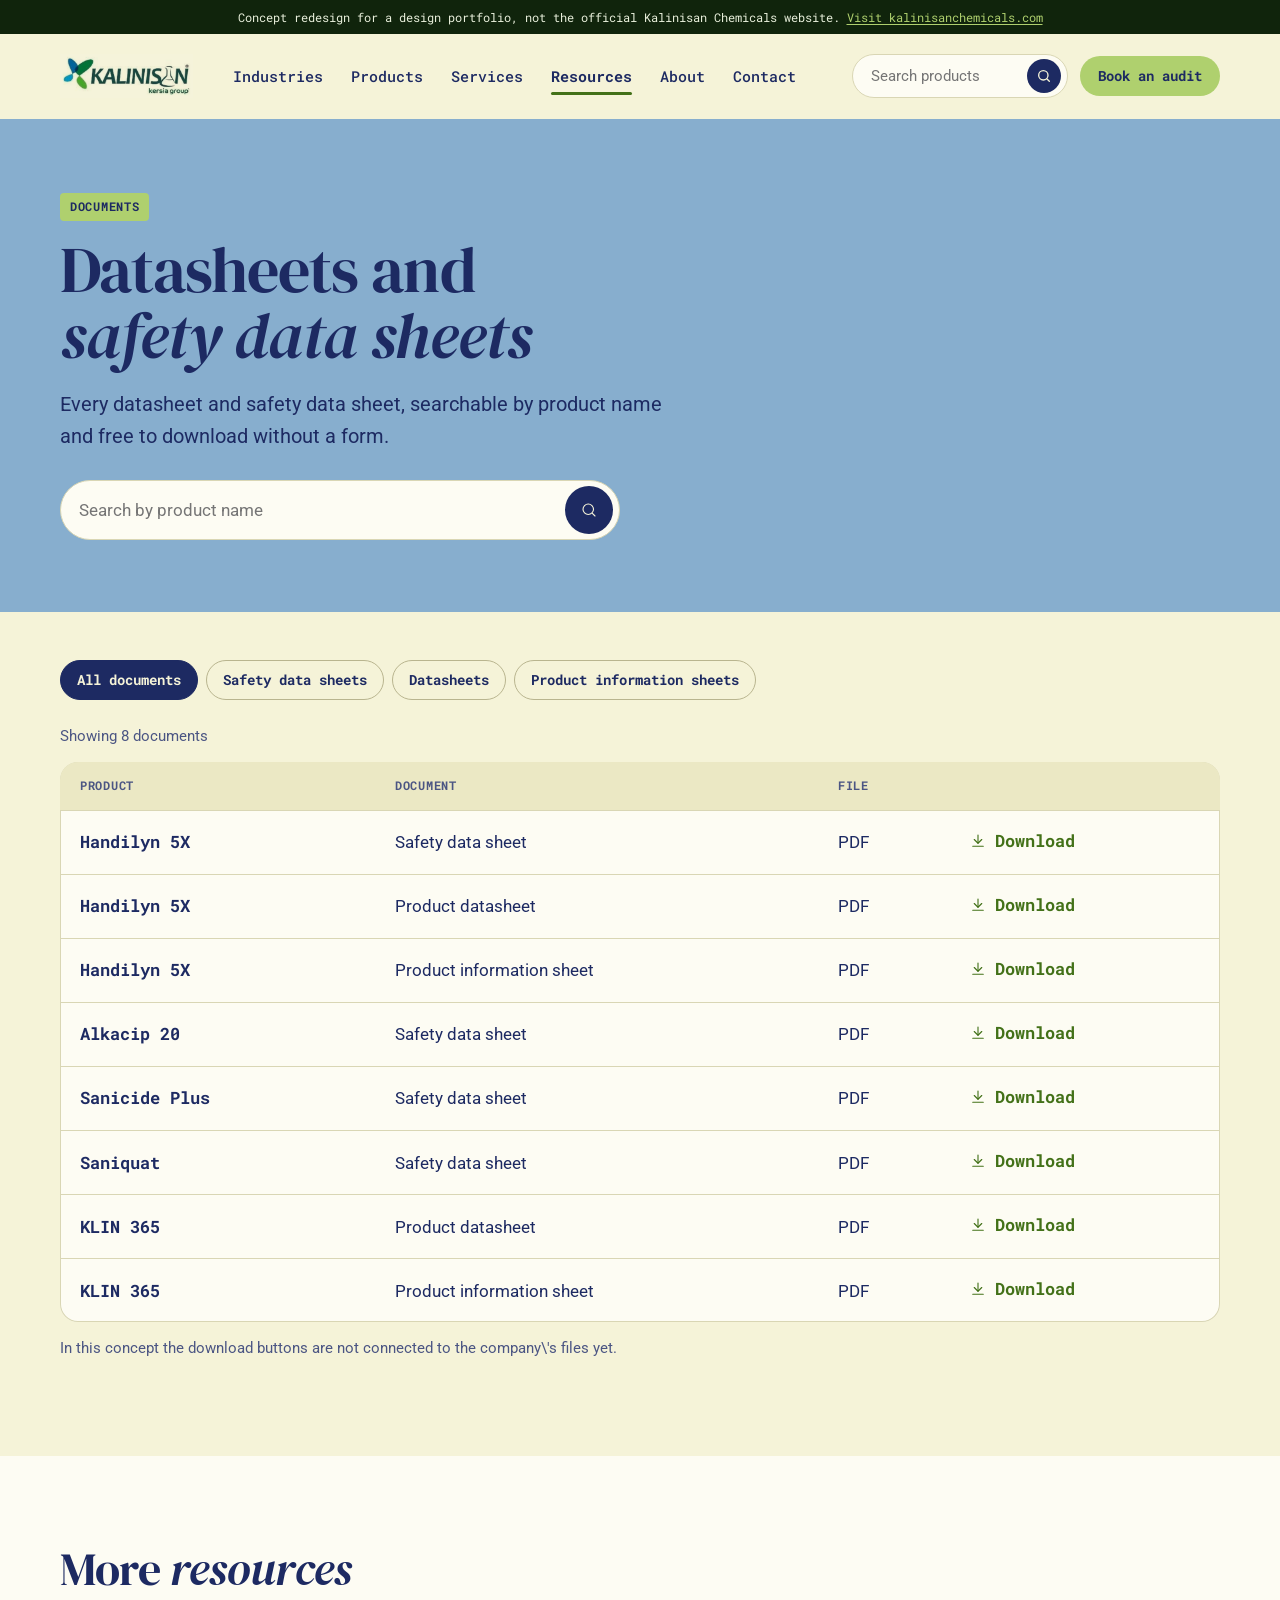
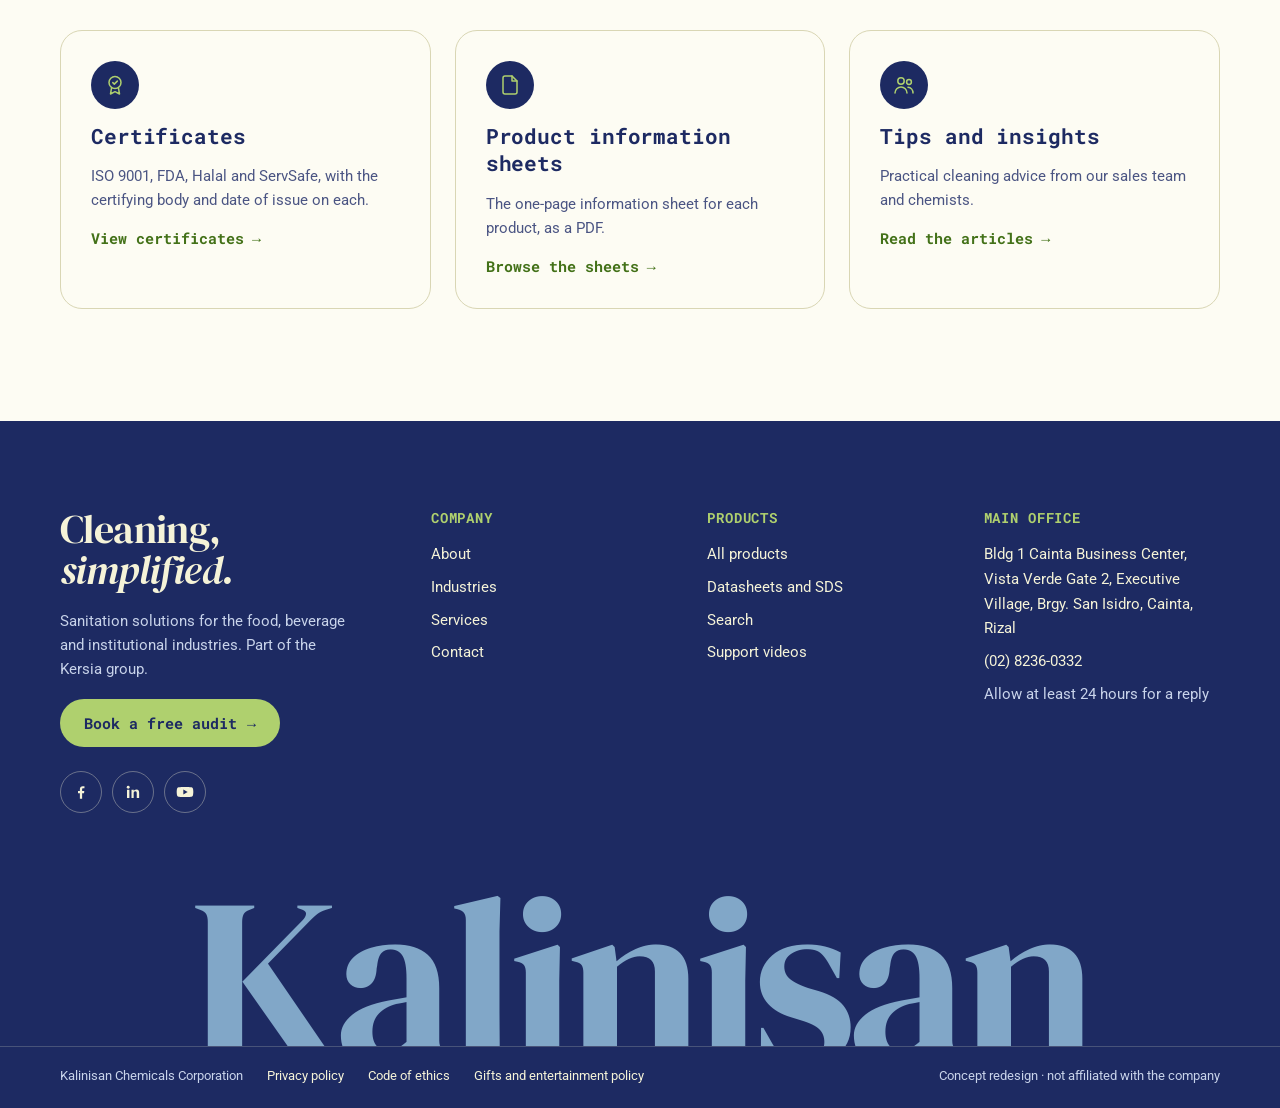
<file: resources.html>
<!doctype html>
<html lang="en">
<head>
<meta charset="utf-8">
<meta name="viewport" content="width=device-width, initial-scale=1">
<title>Documents, Kalinisan concept redesign</title>
<meta name="description" content="Concept redesign of the Kalinisan Chemicals website, made for a design portfolio. Not affiliated with Kalinisan Chemicals Corporation.">
<meta name="robots" content="noindex, nofollow">
<meta property="og:title" content="Documents, Kalinisan concept redesign">
<meta property="og:description" content="Concept redesign for a design portfolio. Not the official Kalinisan Chemicals website.">
<link rel="icon" href="images/logo.png">
<link rel="preconnect" href="https://fonts.googleapis.com">
<link rel="stylesheet" href="https://fonts.googleapis.com/css2?family=DM+Serif+Display:ital@0;1&amp;family=Roboto+Mono:wght@400..700&amp;family=Roboto:ital,wght@0,300..700;1,400&amp;display=swap">
<link rel="stylesheet" href="assets/site.css">
<script src="assets/site.js" defer></script>
</head>
<body>
<div class="concept-bar">Concept redesign for a design portfolio, not the official Kalinisan Chemicals website. <a href="https://kalinisanchemicals.com/" target="_blank" rel="noopener">Visit kalinisanchemicals.com</a></div>
<div class="page">
<header class="site-header">
  <div class="wrap bar">
    <a class="logo" href="index.html"><img src="images/logo.png" alt="Kalinisan Chemicals, part of the Kersia group"></a>
    <nav class="main" aria-label="Main"><a href="industries.html">Industries</a><a href="products.html">Products</a><a href="services.html">Services</a><a href="resources.html" aria-current="page">Resources</a><a href="about.html">About</a><a href="contact.html">Contact</a></nav>
    <div class="tools">
      <form class="search-field" role="search" action="search.html"><label class="sr" for="hq">Search products</label><input id="hq" name="q" type="search" placeholder="Search products"><button type="submit" aria-label="Search"><svg width="16" height="16" viewBox="0 0 24 24" fill="none" stroke="currentColor" stroke-width="2" stroke-linecap="round" stroke-linejoin="round" aria-hidden="true"><circle cx="11" cy="11" r="7"></circle><path d="M20 20l-3.5-3.5"></path></svg></button></form>
      <a class="btn btn-primary btn-sm" href="contact.html">Book an audit</a>
    </div>
    <details class="menu-toggle"><summary aria-label="Menu"><svg width="22" height="22" viewBox="0 0 24 24" fill="none" stroke="currentColor" stroke-width="2" stroke-linecap="round" stroke-linejoin="round" aria-hidden="true"><path d="M4 7h16"></path><path d="M4 12h16"></path><path d="M4 17h16"></path></svg></summary><div class="panel"><a href="industries.html">Industries</a><a href="products.html">Products</a><a href="services.html">Services</a><a href="resources.html">Resources</a><a href="about.html">About</a><a href="contact.html">Contact</a><a href="search.html">Search</a><a href="contact.html">Book a free audit</a></div></details>
  </div>
</header>
<main>
<section class="page-hero bg-carolina" style="padding-bottom: 72px">
  <div class="wrap">
    <span class="tag">Documents</span>
    <h1 class="h1">Datasheets and <span class="it">safety data sheets</span></h1>
    <p class="lede">Every datasheet and safety data sheet, searchable by product name and free to download without a form.</p>
    <form class="search-field" role="search" action="resources.html" style="height: 60px; width: min(100%, 560px); margin-top: 28px; background: #fdfcf3"><label class="sr" for="dq">Search documents</label><input id="dq" type="search" placeholder="Search by product name" style="width: 100%; font-size: 17px"><button type="submit" aria-label="Search documents" style="width: 48px; height: 48px"><svg width="18" height="18" viewBox="0 0 24 24" fill="none" stroke="currentColor" stroke-width="1.5" stroke-linecap="round" stroke-linejoin="round" aria-hidden="true"><circle cx="11" cy="11" r="7"></circle><path d="M20 20l-3.5-3.5"></path></svg></button></form>
  </div>
</section>

<section class="bg-beige" style="padding: 48px 0 96px">
  <div class="wrap">
    <div class="chips" data-filter-for="#dtable" data-count="#dcount" role="group" aria-label="Filter documents" style="margin-bottom: 24px">
      <button type="button" class="chip" data-filter="all" aria-pressed="true">All documents</button>
      <button type="button" class="chip" data-filter="sds" aria-pressed="false">Safety data sheets</button>
      <button type="button" class="chip" data-filter="tds" aria-pressed="false">Datasheets</button>
      <button type="button" class="chip" data-filter="pif" aria-pressed="false">Product information sheets</button>
    </div>
    <p class="small muted" style="margin-bottom: 14px">Showing <span id="dcount" class="num">8</span> documents</p>
    <div style="overflow-x: auto" class="reveal">
      <table class="table" id="dtable">
        <thead><tr><th scope="col">Product</th><th scope="col">Document</th><th scope="col">File</th><th scope="col"><span class="sr">Download</span></th></tr></thead>
        <tbody>
          <tr data-cat="sds"><td><b class="h4">Handilyn 5X</b></td><td>Safety data sheet</td><td class="num">PDF</td><td><a href="#"><svg width="18" height="18" viewBox="0 0 24 24" fill="none" stroke="currentColor" stroke-width="1.5" stroke-linecap="round" stroke-linejoin="round" aria-hidden="true"><path d="M12 4v11"></path><path d="M7 10l5 5 5-5"></path><path d="M5 19h14"></path></svg> Download</a></td></tr>
          <tr data-cat="tds"><td><b class="h4">Handilyn 5X</b></td><td>Product datasheet</td><td class="num">PDF</td><td><a href="#"><svg width="18" height="18" viewBox="0 0 24 24" fill="none" stroke="currentColor" stroke-width="1.5" stroke-linecap="round" stroke-linejoin="round" aria-hidden="true"><path d="M12 4v11"></path><path d="M7 10l5 5 5-5"></path><path d="M5 19h14"></path></svg> Download</a></td></tr>
          <tr data-cat="pif"><td><b class="h4">Handilyn 5X</b></td><td>Product information sheet</td><td class="num">PDF</td><td><a href="#"><svg width="18" height="18" viewBox="0 0 24 24" fill="none" stroke="currentColor" stroke-width="1.5" stroke-linecap="round" stroke-linejoin="round" aria-hidden="true"><path d="M12 4v11"></path><path d="M7 10l5 5 5-5"></path><path d="M5 19h14"></path></svg> Download</a></td></tr>
          <tr data-cat="sds"><td><b class="h4">Alkacip 20</b></td><td>Safety data sheet</td><td class="num">PDF</td><td><a href="#"><svg width="18" height="18" viewBox="0 0 24 24" fill="none" stroke="currentColor" stroke-width="1.5" stroke-linecap="round" stroke-linejoin="round" aria-hidden="true"><path d="M12 4v11"></path><path d="M7 10l5 5 5-5"></path><path d="M5 19h14"></path></svg> Download</a></td></tr>
          <tr data-cat="sds"><td><b class="h4">Sanicide Plus</b></td><td>Safety data sheet</td><td class="num">PDF</td><td><a href="#"><svg width="18" height="18" viewBox="0 0 24 24" fill="none" stroke="currentColor" stroke-width="1.5" stroke-linecap="round" stroke-linejoin="round" aria-hidden="true"><path d="M12 4v11"></path><path d="M7 10l5 5 5-5"></path><path d="M5 19h14"></path></svg> Download</a></td></tr>
          <tr data-cat="sds"><td><b class="h4">Saniquat</b></td><td>Safety data sheet</td><td class="num">PDF</td><td><a href="#"><svg width="18" height="18" viewBox="0 0 24 24" fill="none" stroke="currentColor" stroke-width="1.5" stroke-linecap="round" stroke-linejoin="round" aria-hidden="true"><path d="M12 4v11"></path><path d="M7 10l5 5 5-5"></path><path d="M5 19h14"></path></svg> Download</a></td></tr>
          <tr data-cat="tds"><td><b class="h4">KLIN 365</b></td><td>Product datasheet</td><td class="num">PDF</td><td><a href="#"><svg width="18" height="18" viewBox="0 0 24 24" fill="none" stroke="currentColor" stroke-width="1.5" stroke-linecap="round" stroke-linejoin="round" aria-hidden="true"><path d="M12 4v11"></path><path d="M7 10l5 5 5-5"></path><path d="M5 19h14"></path></svg> Download</a></td></tr>
          <tr data-cat="pif"><td><b class="h4">KLIN 365</b></td><td>Product information sheet</td><td class="num">PDF</td><td><a href="#"><svg width="18" height="18" viewBox="0 0 24 24" fill="none" stroke="currentColor" stroke-width="1.5" stroke-linecap="round" stroke-linejoin="round" aria-hidden="true"><path d="M12 4v11"></path><path d="M7 10l5 5 5-5"></path><path d="M5 19h14"></path></svg> Download</a></td></tr>
        </tbody>
      </table>
    </div>
    <p class="small muted downloads-note" style="margin-top: 14px">In this concept the download buttons are not connected to the company\'s files yet.</p>
  </div>
</section>

<section class="section bg-paper" style="padding-top: 88px">
  <div class="wrap">
    <h2 class="h2 reveal" style="margin-bottom: 36px">More <span class="it">resources</span></h2>
    <div class="grid g3">
      <a class="card card-hover reveal res" href="about.html">
        <span class="feat" style="display: block"><span class="ic"><svg width="24" height="24" viewBox="0 0 24 24" fill="none" stroke="currentColor" stroke-width="1.5" stroke-linecap="round" stroke-linejoin="round" aria-hidden="true"><circle cx="12" cy="9.5" r="6"></circle><path d="M8.6 14.6L7.5 21l4.5-2.3 4.5 2.3-1.1-6.4"></path><path d="M9.8 9.6l1.5 1.5 3-3"></path></svg></span></span>
        <span class="h3">Certificates</span>
        <span class="small muted">ISO 9001, FDA, Halal and ServSafe, with the certifying body and date of issue on each.</span>
        <span class="link-arrow">View certificates <span class="arr">→</span></span>
      </a>
      <a class="card card-hover reveal res" href="resources.html">
        <span class="feat" style="display: block"><span class="ic"><svg width="24" height="24" viewBox="0 0 24 24" fill="none" stroke="currentColor" stroke-width="1.5" stroke-linecap="round" stroke-linejoin="round" aria-hidden="true"><path d="M14 3H7a2 2 0 0 0-2 2v14a2 2 0 0 0 2 2h10a2 2 0 0 0 2-2V8z"></path><path d="M14 3v5h5"></path></svg></span></span>
        <span class="h3">Product information sheets</span>
        <span class="small muted">The one-page information sheet for each product, as a PDF.</span>
        <span class="link-arrow">Browse the sheets <span class="arr">→</span></span>
      </a>
      <a class="card card-hover reveal res" href="resources.html">
        <span class="feat" style="display: block"><span class="ic"><svg width="24" height="24" viewBox="0 0 24 24" fill="none" stroke="currentColor" stroke-width="1.5" stroke-linecap="round" stroke-linejoin="round" aria-hidden="true"><circle cx="9" cy="8" r="3.2"></circle><path d="M3 20c0-3.3 2.7-6 6-6s6 2.7 6 6"></path><circle cx="17" cy="9" r="2.4"></circle><path d="M16 14.2c2.8.2 5 2.6 5 5.8"></path></svg></span></span>
        <span class="h3">Tips and insights</span>
        <span class="small muted">Practical cleaning advice from our sales team and chemists.</span>
        <span class="link-arrow">Read the articles <span class="arr">→</span></span>
      </a>
    </div>
  </div>
</section>

</main>
<footer class="site-footer">
  <div class="wrap">
    <div class="cols">
      <div style="display: flex; flex-direction: column; gap: 18px; align-items: flex-start">
        <p class="display" style="font-size: 40px">Cleaning, <span class="it">simplified.</span></p>
        <p class="small muted" style="max-width: 36ch">Sanitation solutions for the food, beverage and institutional industries. Part of the Kersia group.</p>
        <a class="btn btn-primary" href="contact.html">Book a free audit <span class="arr">→</span></a>
        <div class="social" aria-label="Kalinisan on social media"><a href="https://www.facebook.com/kalinisanchem/" target="_blank" rel="noopener" aria-label="Facebook"><svg width="18" height="18" viewBox="0 0 24 24" fill="currentColor" aria-hidden="true"><path d="M13.5 21v-7.5H16l.4-3H13.5V8.6c0-.9.3-1.5 1.5-1.5h1.6V4.4A21 21 0 0 0 14.3 4.3c-2.3 0-3.8 1.4-3.8 3.9v2.3H8v3h2.5V21z"/></svg></a><a href="https://www.linkedin.com/company/kalinisan-chemicals-corporation/" target="_blank" rel="noopener" aria-label="LinkedIn"><svg width="18" height="18" viewBox="0 0 24 24" fill="currentColor" aria-hidden="true"><rect x="4" y="9" width="3.2" height="11" rx=".4"/><circle cx="5.6" cy="5.6" r="1.9"/><path d="M10 9h3v1.6c.5-.9 1.7-1.9 3.6-1.9 3 0 3.6 2 3.6 4.5V20H17v-5.9c0-1.4 0-3.1-1.9-3.1s-2.2 1.5-2.2 3V20H10z"/></svg></a><a href="https://www.youtube.com/channel/UCaSvjuYk-z8t2TSqQRQxuMQ" target="_blank" rel="noopener" aria-label="YouTube"><svg width="20" height="20" viewBox="0 0 24 24" fill="currentColor" aria-hidden="true"><path d="M21.6 8.2a2.6 2.6 0 0 0-1.8-1.8C18.2 6 12 6 12 6s-6.2 0-7.8.4A2.6 2.6 0 0 0 2.4 8.2 27 27 0 0 0 2 12a27 27 0 0 0 .4 3.8 2.6 2.6 0 0 0 1.8 1.8C5.8 18 12 18 12 18s6.2 0 7.8-.4a2.6 2.6 0 0 0 1.8-1.8A27 27 0 0 0 22 12a27 27 0 0 0-.4-3.8zM10 15V9l5.2 3z"/></svg></a></div>
      </div>
      <div><p class="h4">Company</p><ul><li><a href="about.html">About</a></li><li><a href="industries.html">Industries</a></li><li><a href="services.html">Services</a></li><li><a href="contact.html">Contact</a></li></ul></div>
      <div><p class="h4">Products</p><ul><li><a href="products.html">All products</a></li><li><a href="resources.html">Datasheets and SDS</a></li><li><a href="search.html">Search</a></li><li><a href="support.html">Support videos</a></li></ul></div>
      <div><p class="h4">Main office</p><ul><li>Bldg 1 Cainta Business Center, Vista Verde Gate 2, Executive Village, Brgy. San Isidro, Cainta, Rizal</li><li class="num">(02) 8236-0332</li><li class="muted">Allow at least 24 hours for a reply</li></ul></div>
    </div>
  </div>
  <p class="giant" aria-hidden="true">Kalinisan</p>
  <div class="legal"><div class="wrap" style="display: flex; flex-wrap: wrap; gap: 10px 24px"><span>Kalinisan Chemicals Corporation</span><a href="https://kalinisanchemicals.com/wp-content/uploads/2025/06/Privacy-Policy.pdf" target="_blank" rel="noopener">Privacy policy</a><a href="https://kalinisanchemicals.com/wp-content/uploads/2025/08/CODE-OF-ETHICS-KERSIA-2023-10-23-English.pdf" target="_blank" rel="noopener">Code of ethics</a><a href="https://kalinisanchemicals.com/wp-content/uploads/2025/08/Gifts-and-Entertainment-Policy-2023-12-English.pdf" target="_blank" rel="noopener">Gifts and entertainment policy</a><span class="spacer">Concept redesign · not affiliated with the company</span></div></div>
</footer>
</div>
</body>
</html>
</file>
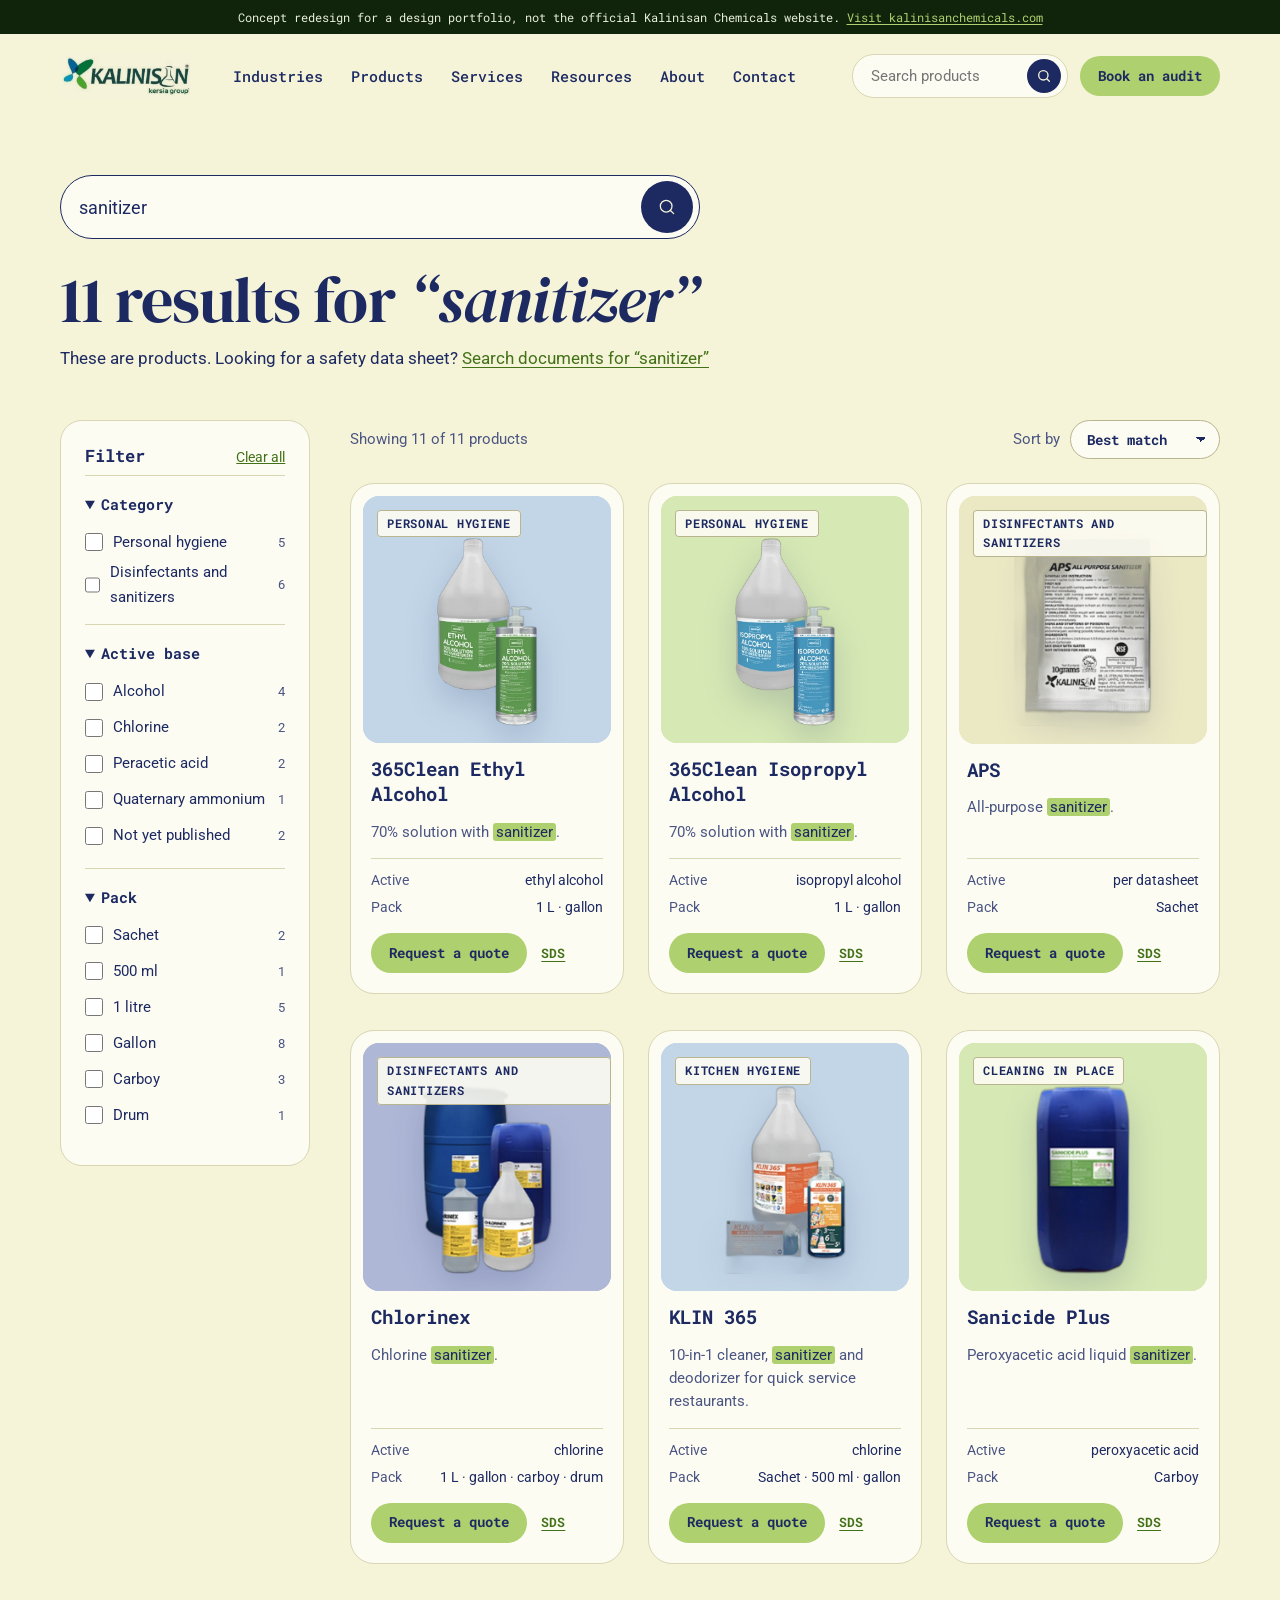
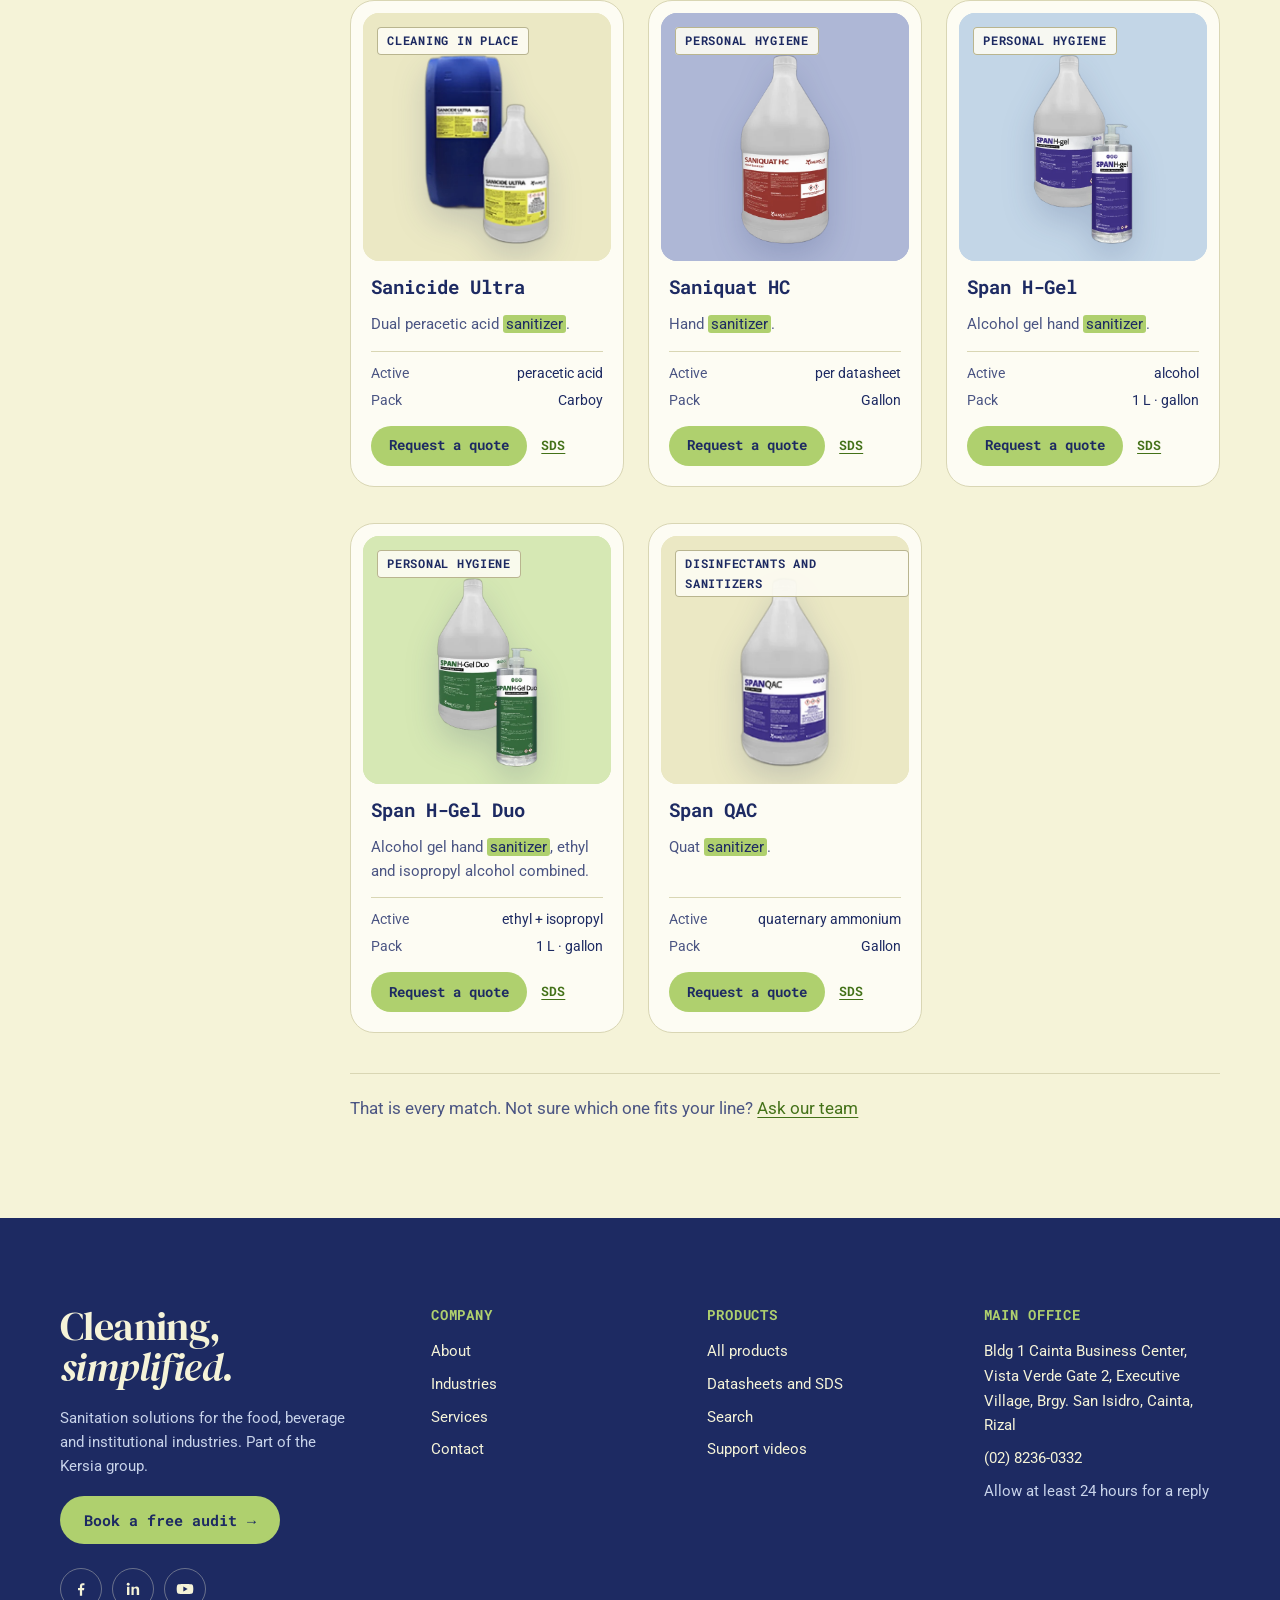
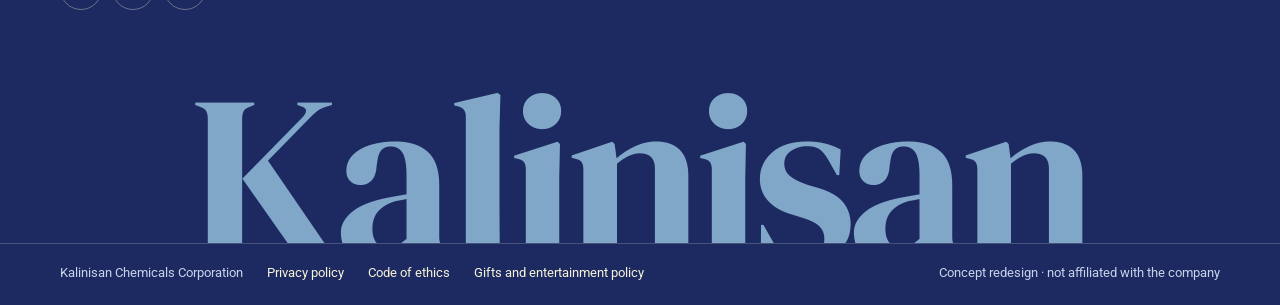
<file: search.html>
<!doctype html>
<html lang="en">
<head>
<meta charset="utf-8">
<meta name="viewport" content="width=device-width, initial-scale=1">
<title>Search results, Kalinisan concept redesign</title>
<meta name="description" content="Concept redesign of the Kalinisan Chemicals website, made for a design portfolio. Not affiliated with Kalinisan Chemicals Corporation.">
<meta name="robots" content="noindex, nofollow">
<meta property="og:title" content="Search results, Kalinisan concept redesign">
<meta property="og:description" content="Concept redesign for a design portfolio. Not the official Kalinisan Chemicals website.">
<link rel="icon" href="images/logo.png">
<link rel="preconnect" href="https://fonts.googleapis.com">
<link rel="stylesheet" href="https://fonts.googleapis.com/css2?family=DM+Serif+Display:ital@0;1&amp;family=Roboto+Mono:wght@400..700&amp;family=Roboto:ital,wght@0,300..700;1,400&amp;display=swap">
<link rel="stylesheet" href="assets/site.css">
<script src="assets/site.js" defer></script>
</head>
<body>
<div class="concept-bar">Concept redesign for a design portfolio, not the official Kalinisan Chemicals website. <a href="https://kalinisanchemicals.com/" target="_blank" rel="noopener">Visit kalinisanchemicals.com</a></div>
<div class="page">
<header class="site-header">
  <div class="wrap bar">
    <a class="logo" href="index.html"><img src="images/logo.png" alt="Kalinisan Chemicals, part of the Kersia group"></a>
    <nav class="main" aria-label="Main"><a href="industries.html">Industries</a><a href="products.html">Products</a><a href="services.html">Services</a><a href="resources.html">Resources</a><a href="about.html">About</a><a href="contact.html">Contact</a></nav>
    <div class="tools">
      <form class="search-field" role="search" action="search.html"><label class="sr" for="hq">Search products</label><input id="hq" name="q" type="search" placeholder="Search products"><button type="submit" aria-label="Search"><svg width="16" height="16" viewBox="0 0 24 24" fill="none" stroke="currentColor" stroke-width="2" stroke-linecap="round" stroke-linejoin="round" aria-hidden="true"><circle cx="11" cy="11" r="7"></circle><path d="M20 20l-3.5-3.5"></path></svg></button></form>
      <a class="btn btn-primary btn-sm" href="contact.html">Book an audit</a>
    </div>
    <details class="menu-toggle"><summary aria-label="Menu"><svg width="22" height="22" viewBox="0 0 24 24" fill="none" stroke="currentColor" stroke-width="2" stroke-linecap="round" stroke-linejoin="round" aria-hidden="true"><path d="M4 7h16"></path><path d="M4 12h16"></path><path d="M4 17h16"></path></svg></summary><div class="panel"><a href="industries.html">Industries</a><a href="products.html">Products</a><a href="services.html">Services</a><a href="resources.html">Resources</a><a href="about.html">About</a><a href="contact.html">Contact</a><a href="search.html">Search</a><a href="contact.html">Book a free audit</a></div></details>
  </div>
</header>
<main>
<section class="bg-beige" style="padding: 56px 0 40px">
  <div class="wrap">
    <form class="search-field" role="search" action="search.html" style="height: 64px; width: min(100%, 640px); background: #fdfcf3; border-color: #1d2a62"><label class="sr" for="sq">Search products</label><input id="sq" name="q" type="search" value="sanitizer" style="width: 100%; font-size: 18px"><button type="submit" aria-label="Search" style="width: 52px; height: 52px"><svg width="20" height="20" viewBox="0 0 24 24" fill="none" stroke="currentColor" stroke-width="1.5" stroke-linecap="round" stroke-linejoin="round" aria-hidden="true"><circle cx="11" cy="11" r="7"></circle><path d="M20 20l-3.5-3.5"></path></svg></button></form>
    <h1 class="h1" style="margin-top: 28px">11 results for <span class="it">“sanitizer”</span></h1>
    <p style="margin-top: 10px">These are products. Looking for a safety data sheet? <a href="resources.html">Search documents for “sanitizer”</a></p>
  </div>
</section>

<section class="bg-beige" style="padding: 8px 0 96px">
  <div class="wrap" style="display: flex; flex-wrap: wrap; gap: 40px; align-items: flex-start">
    <aside class="card filters" style="flex: 1 1 250px; max-width: 280px" aria-label="Filters">
      <div style="display: flex; justify-content: space-between; align-items: baseline"><p class="h4">Filter</p><button type="button" class="linkbtn">Clear all</button></div>
      <details open><summary>Category</summary>
        <label class="check"><input type="checkbox">Personal hygiene<span class="count">5</span></label>
        <label class="check"><input type="checkbox">Disinfectants and sanitizers<span class="count">6</span></label>
      </details>
      <details open><summary>Active base</summary>
        <label class="check"><input type="checkbox">Alcohol<span class="count">4</span></label>
        <label class="check"><input type="checkbox">Chlorine<span class="count">2</span></label>
        <label class="check"><input type="checkbox">Peracetic acid<span class="count">2</span></label>
        <label class="check"><input type="checkbox">Quaternary ammonium<span class="count">1</span></label>
        <label class="check"><input type="checkbox">Not yet published<span class="count">2</span></label>
      </details>
      <details open><summary>Pack</summary>
        <label class="check"><input type="checkbox">Sachet<span class="count">2</span></label>
        <label class="check"><input type="checkbox">500 ml<span class="count">1</span></label>
        <label class="check"><input type="checkbox">1 litre<span class="count">5</span></label>
        <label class="check"><input type="checkbox">Gallon<span class="count">8</span></label>
        <label class="check"><input type="checkbox">Carboy<span class="count">3</span></label>
        <label class="check"><input type="checkbox">Drum<span class="count">1</span></label>
      </details>
    </aside>
    <div style="flex: 999 1 560px; min-width: 0">
      <div style="display: flex; flex-wrap: wrap; align-items: center; justify-content: space-between; gap: 12px; margin-bottom: 24px">
        <p class="small muted">Showing 11 of 11 products</p>
        <div style="display: flex; align-items: center; gap: 10px"><label for="ssort" class="small muted">Sort by</label><select id="ssort" class="sort"><option>Best match</option><option>Name, A to Z</option></select></div>
      </div>
      <div class="grid dense" style="gap: 36px 24px">
        <article class="p-card card-hover" data-cat="personal" data-name="365clean ethyl alcohol">
          <a href="products.html" class="p-img t-carolina" style="text-decoration: none; color: inherit"><span class="ph-fill"></span><span class="tag line" style="background: rgba(253, 252, 243, .9)">Personal hygiene</span><img class="p-photo" src="images/products/365clean-ethyl.webp" alt="365Clean Ethyl Alcohol" loading="lazy"></a>
          <a href="products.html" style="text-decoration: none; color: inherit" class="p-name">365Clean Ethyl Alcohol</a>
          <p class="p-desc">70% solution with <mark>sanitizer</mark>.</p>
          <dl class="p-meta" style="margin: 0 8px"><dt>Active</dt><dd>ethyl alcohol</dd><dt>Pack</dt><dd>1 L · gallon</dd></dl>
          <div class="p-actions"><a class="btn btn-primary btn-sm" href="contact.html">Request a quote</a><a class="sds" href="resources.html">SDS</a></div>
        </article>
        <article class="p-card card-hover" data-cat="personal" data-name="365clean isopropyl alcohol">
          <a href="products.html" class="p-img t-pistachio" style="text-decoration: none; color: inherit"><span class="ph-fill"></span><span class="tag line" style="background: rgba(253, 252, 243, .9)">Personal hygiene</span><img class="p-photo" src="images/products/365clean-isopropyl.webp" alt="365Clean Isopropyl Alcohol" loading="lazy"></a>
          <a href="products.html" style="text-decoration: none; color: inherit" class="p-name">365Clean Isopropyl Alcohol</a>
          <p class="p-desc">70% solution with <mark>sanitizer</mark>.</p>
          <dl class="p-meta" style="margin: 0 8px"><dt>Active</dt><dd>isopropyl alcohol</dd><dt>Pack</dt><dd>1 L · gallon</dd></dl>
          <div class="p-actions"><a class="btn btn-primary btn-sm" href="contact.html">Request a quote</a><a class="sds" href="resources.html">SDS</a></div>
        </article>
        <article class="p-card card-hover" data-cat="disinfect kitchen building room" data-name="aps">
          <a href="products.html" class="p-img t-beige" style="text-decoration: none; color: inherit"><span class="ph-fill"></span><span class="tag line" style="background: rgba(253, 252, 243, .9)">Disinfectants and sanitizers</span><img class="p-photo" src="images/products/aps.webp" alt="APS" loading="lazy"></a>
          <a href="products.html" style="text-decoration: none; color: inherit" class="p-name">APS</a>
          <p class="p-desc">All-purpose <mark>sanitizer</mark>.</p>
          <dl class="p-meta" style="margin: 0 8px"><dt>Active</dt><dd>per datasheet</dd><dt>Pack</dt><dd>Sachet</dd></dl>
          <div class="p-actions"><a class="btn btn-primary btn-sm" href="contact.html">Request a quote</a><a class="sds" href="resources.html">SDS</a></div>
        </article>
        <article class="p-card card-hover" data-cat="disinfect env kitchen building room" data-name="chlorinex">
          <a href="products.html" class="p-img t-delft" style="text-decoration: none; color: inherit"><span class="ph-fill"></span><span class="tag line" style="background: rgba(253, 252, 243, .9)">Disinfectants and sanitizers</span><img class="p-photo" src="images/products/chlorinex.webp" alt="Chlorinex" loading="lazy"></a>
          <a href="products.html" style="text-decoration: none; color: inherit" class="p-name">Chlorinex</a>
          <p class="p-desc">Chlorine <mark>sanitizer</mark>.</p>
          <dl class="p-meta" style="margin: 0 8px"><dt>Active</dt><dd>chlorine</dd><dt>Pack</dt><dd>1 L · gallon · carboy · drum</dd></dl>
          <div class="p-actions"><a class="btn btn-primary btn-sm" href="contact.html">Request a quote</a><a class="sds" href="resources.html">SDS</a></div>
        </article>
        <article class="p-card card-hover" data-cat="kitchen disinfect env building room" data-name="klin 365">
          <a href="products.html" class="p-img t-carolina" style="text-decoration: none; color: inherit"><span class="ph-fill"></span><span class="tag line" style="background: rgba(253, 252, 243, .9)">Kitchen hygiene</span><img class="p-photo" src="images/products/klin-365.webp" alt="KLIN 365" loading="lazy"></a>
          <a href="products.html" style="text-decoration: none; color: inherit" class="p-name">KLIN 365</a>
          <p class="p-desc">10-in-1 cleaner, <mark>sanitizer</mark> and deodorizer for quick service restaurants.</p>
          <dl class="p-meta" style="margin: 0 8px"><dt>Active</dt><dd>chlorine</dd><dt>Pack</dt><dd>Sachet · 500 ml · gallon</dd></dl>
          <div class="p-actions"><a class="btn btn-primary btn-sm" href="contact.html">Request a quote</a><a class="sds" href="resources.html">SDS</a></div>
        </article>
        <article class="p-card card-hover" data-cat="cip env disinfect" data-name="sanicide plus">
          <a href="products.html" class="p-img t-pistachio" style="text-decoration: none; color: inherit"><span class="ph-fill"></span><span class="tag line" style="background: rgba(253, 252, 243, .9)">Cleaning in place</span><img class="p-photo" src="images/products/sanicide-plus.webp" alt="Sanicide Plus" loading="lazy"></a>
          <a href="products.html" style="text-decoration: none; color: inherit" class="p-name">Sanicide Plus</a>
          <p class="p-desc">Peroxyacetic acid liquid <mark>sanitizer</mark>.</p>
          <dl class="p-meta" style="margin: 0 8px"><dt>Active</dt><dd>peroxyacetic acid</dd><dt>Pack</dt><dd>Carboy</dd></dl>
          <div class="p-actions"><a class="btn btn-primary btn-sm" href="contact.html">Request a quote</a><a class="sds" href="resources.html">SDS</a></div>
        </article>
        <article class="p-card card-hover" data-cat="cip env disinfect" data-name="sanicide ultra">
          <a href="products.html" class="p-img t-beige" style="text-decoration: none; color: inherit"><span class="ph-fill"></span><span class="tag line" style="background: rgba(253, 252, 243, .9)">Cleaning in place</span><img class="p-photo" src="images/products/sanicide-ultra.webp" alt="Sanicide Ultra" loading="lazy"></a>
          <a href="products.html" style="text-decoration: none; color: inherit" class="p-name">Sanicide Ultra</a>
          <p class="p-desc">Dual peracetic acid <mark>sanitizer</mark>.</p>
          <dl class="p-meta" style="margin: 0 8px"><dt>Active</dt><dd>peracetic acid</dd><dt>Pack</dt><dd>Carboy</dd></dl>
          <div class="p-actions"><a class="btn btn-primary btn-sm" href="contact.html">Request a quote</a><a class="sds" href="resources.html">SDS</a></div>
        </article>
        <article class="p-card card-hover" data-cat="personal" data-name="saniquat hc">
          <a href="products.html" class="p-img t-delft" style="text-decoration: none; color: inherit"><span class="ph-fill"></span><span class="tag line" style="background: rgba(253, 252, 243, .9)">Personal hygiene</span><img class="p-photo" src="images/products/saniquat-hc.webp" alt="Saniquat HC" loading="lazy"></a>
          <a href="products.html" style="text-decoration: none; color: inherit" class="p-name">Saniquat HC</a>
          <p class="p-desc">Hand <mark>sanitizer</mark>.</p>
          <dl class="p-meta" style="margin: 0 8px"><dt>Active</dt><dd>per datasheet</dd><dt>Pack</dt><dd>Gallon</dd></dl>
          <div class="p-actions"><a class="btn btn-primary btn-sm" href="contact.html">Request a quote</a><a class="sds" href="resources.html">SDS</a></div>
        </article>
        <article class="p-card card-hover" data-cat="personal" data-name="span h-gel">
          <a href="products.html" class="p-img t-carolina" style="text-decoration: none; color: inherit"><span class="ph-fill"></span><span class="tag line" style="background: rgba(253, 252, 243, .9)">Personal hygiene</span><img class="p-photo" src="images/products/span-h-gel.webp" alt="Span H-Gel" loading="lazy"></a>
          <a href="products.html" style="text-decoration: none; color: inherit" class="p-name">Span H-Gel</a>
          <p class="p-desc">Alcohol gel hand <mark>sanitizer</mark>.</p>
          <dl class="p-meta" style="margin: 0 8px"><dt>Active</dt><dd>alcohol</dd><dt>Pack</dt><dd>1 L · gallon</dd></dl>
          <div class="p-actions"><a class="btn btn-primary btn-sm" href="contact.html">Request a quote</a><a class="sds" href="resources.html">SDS</a></div>
        </article>
        <article class="p-card card-hover" data-cat="personal" data-name="span h-gel duo">
          <a href="products.html" class="p-img t-pistachio" style="text-decoration: none; color: inherit"><span class="ph-fill"></span><span class="tag line" style="background: rgba(253, 252, 243, .9)">Personal hygiene</span><img class="p-photo" src="images/products/span-h-gel-duo.webp" alt="Span H-Gel Duo" loading="lazy"></a>
          <a href="products.html" style="text-decoration: none; color: inherit" class="p-name">Span H-Gel Duo</a>
          <p class="p-desc">Alcohol gel hand <mark>sanitizer</mark>, ethyl and isopropyl alcohol combined.</p>
          <dl class="p-meta" style="margin: 0 8px"><dt>Active</dt><dd>ethyl + isopropyl</dd><dt>Pack</dt><dd>1 L · gallon</dd></dl>
          <div class="p-actions"><a class="btn btn-primary btn-sm" href="contact.html">Request a quote</a><a class="sds" href="resources.html">SDS</a></div>
        </article>
        <article class="p-card card-hover" data-cat="disinfect kitchen building room" data-name="span qac">
          <a href="products.html" class="p-img t-beige" style="text-decoration: none; color: inherit"><span class="ph-fill"></span><span class="tag line" style="background: rgba(253, 252, 243, .9)">Disinfectants and sanitizers</span><img class="p-photo" src="images/products/span-qac.webp" alt="Span QAC" loading="lazy"></a>
          <a href="products.html" style="text-decoration: none; color: inherit" class="p-name">Span QAC</a>
          <p class="p-desc">Quat <mark>sanitizer</mark>.</p>
          <dl class="p-meta" style="margin: 0 8px"><dt>Active</dt><dd>quaternary ammonium</dd><dt>Pack</dt><dd>Gallon</dd></dl>
          <div class="p-actions"><a class="btn btn-primary btn-sm" href="contact.html">Request a quote</a><a class="sds" href="resources.html">SDS</a></div>
        </article>
      </div>
      <p class="muted" style="margin-top: 40px; padding-top: 20px; border-top: 1px solid #d9d6b4">That is every match. Not sure which one fits your line? <a href="contact.html">Ask our team</a></p>
    </div>
  </div>
</section>

</main>
<footer class="site-footer">
  <div class="wrap">
    <div class="cols">
      <div style="display: flex; flex-direction: column; gap: 18px; align-items: flex-start">
        <p class="display" style="font-size: 40px">Cleaning, <span class="it">simplified.</span></p>
        <p class="small muted" style="max-width: 36ch">Sanitation solutions for the food, beverage and institutional industries. Part of the Kersia group.</p>
        <a class="btn btn-primary" href="contact.html">Book a free audit <span class="arr">→</span></a>
        <div class="social" aria-label="Kalinisan on social media"><a href="https://www.facebook.com/kalinisanchem/" target="_blank" rel="noopener" aria-label="Facebook"><svg width="18" height="18" viewBox="0 0 24 24" fill="currentColor" aria-hidden="true"><path d="M13.5 21v-7.5H16l.4-3H13.5V8.6c0-.9.3-1.5 1.5-1.5h1.6V4.4A21 21 0 0 0 14.3 4.3c-2.3 0-3.8 1.4-3.8 3.9v2.3H8v3h2.5V21z"/></svg></a><a href="https://www.linkedin.com/company/kalinisan-chemicals-corporation/" target="_blank" rel="noopener" aria-label="LinkedIn"><svg width="18" height="18" viewBox="0 0 24 24" fill="currentColor" aria-hidden="true"><rect x="4" y="9" width="3.2" height="11" rx=".4"/><circle cx="5.6" cy="5.6" r="1.9"/><path d="M10 9h3v1.6c.5-.9 1.7-1.9 3.6-1.9 3 0 3.6 2 3.6 4.5V20H17v-5.9c0-1.4 0-3.1-1.9-3.1s-2.2 1.5-2.2 3V20H10z"/></svg></a><a href="https://www.youtube.com/channel/UCaSvjuYk-z8t2TSqQRQxuMQ" target="_blank" rel="noopener" aria-label="YouTube"><svg width="20" height="20" viewBox="0 0 24 24" fill="currentColor" aria-hidden="true"><path d="M21.6 8.2a2.6 2.6 0 0 0-1.8-1.8C18.2 6 12 6 12 6s-6.2 0-7.8.4A2.6 2.6 0 0 0 2.4 8.2 27 27 0 0 0 2 12a27 27 0 0 0 .4 3.8 2.6 2.6 0 0 0 1.8 1.8C5.8 18 12 18 12 18s6.2 0 7.8-.4a2.6 2.6 0 0 0 1.8-1.8A27 27 0 0 0 22 12a27 27 0 0 0-.4-3.8zM10 15V9l5.2 3z"/></svg></a></div>
      </div>
      <div><p class="h4">Company</p><ul><li><a href="about.html">About</a></li><li><a href="industries.html">Industries</a></li><li><a href="services.html">Services</a></li><li><a href="contact.html">Contact</a></li></ul></div>
      <div><p class="h4">Products</p><ul><li><a href="products.html">All products</a></li><li><a href="resources.html">Datasheets and SDS</a></li><li><a href="search.html">Search</a></li><li><a href="support.html">Support videos</a></li></ul></div>
      <div><p class="h4">Main office</p><ul><li>Bldg 1 Cainta Business Center, Vista Verde Gate 2, Executive Village, Brgy. San Isidro, Cainta, Rizal</li><li class="num">(02) 8236-0332</li><li class="muted">Allow at least 24 hours for a reply</li></ul></div>
    </div>
  </div>
  <p class="giant" aria-hidden="true">Kalinisan</p>
  <div class="legal"><div class="wrap" style="display: flex; flex-wrap: wrap; gap: 10px 24px"><span>Kalinisan Chemicals Corporation</span><a href="https://kalinisanchemicals.com/wp-content/uploads/2025/06/Privacy-Policy.pdf" target="_blank" rel="noopener">Privacy policy</a><a href="https://kalinisanchemicals.com/wp-content/uploads/2025/08/CODE-OF-ETHICS-KERSIA-2023-10-23-English.pdf" target="_blank" rel="noopener">Code of ethics</a><a href="https://kalinisanchemicals.com/wp-content/uploads/2025/08/Gifts-and-Entertainment-Policy-2023-12-English.pdf" target="_blank" rel="noopener">Gifts and entertainment policy</a><span class="spacer">Concept redesign · not affiliated with the company</span></div></div>
</footer>
</div>
</body>
</html>
</file>
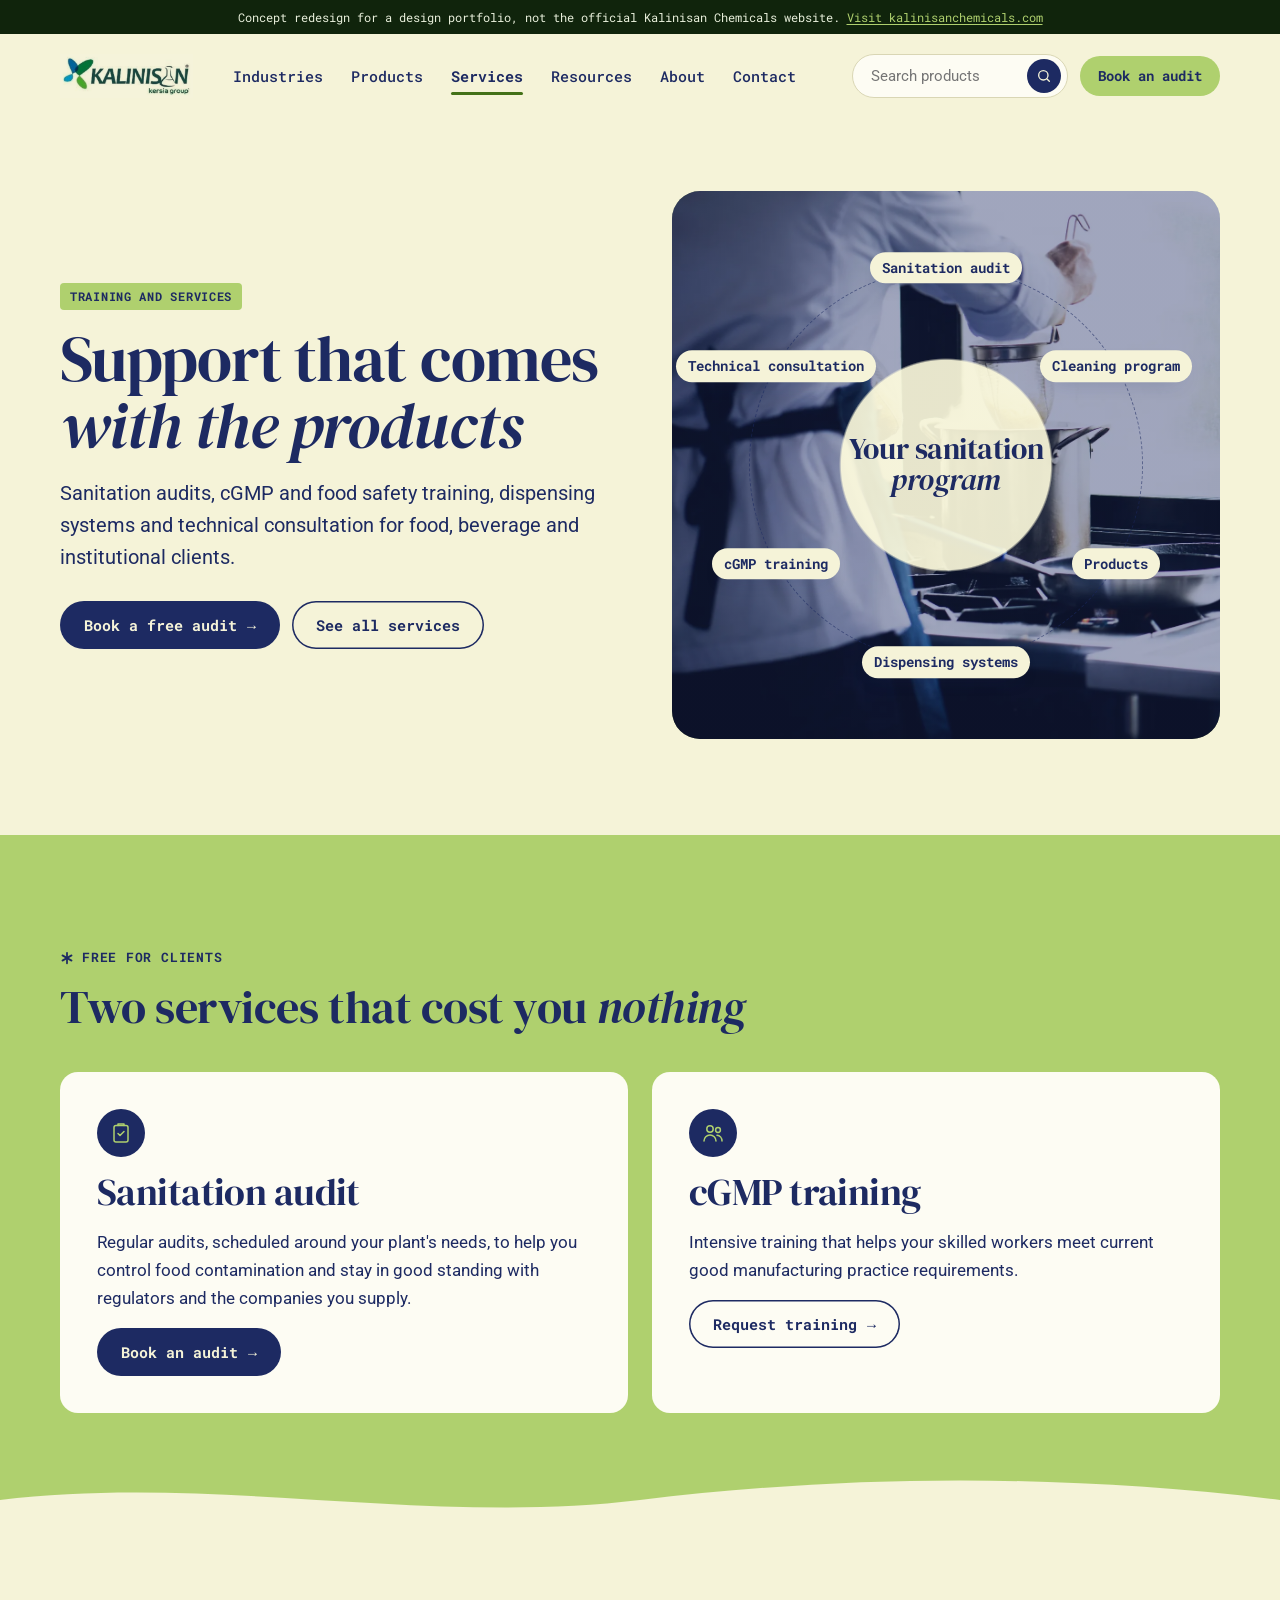
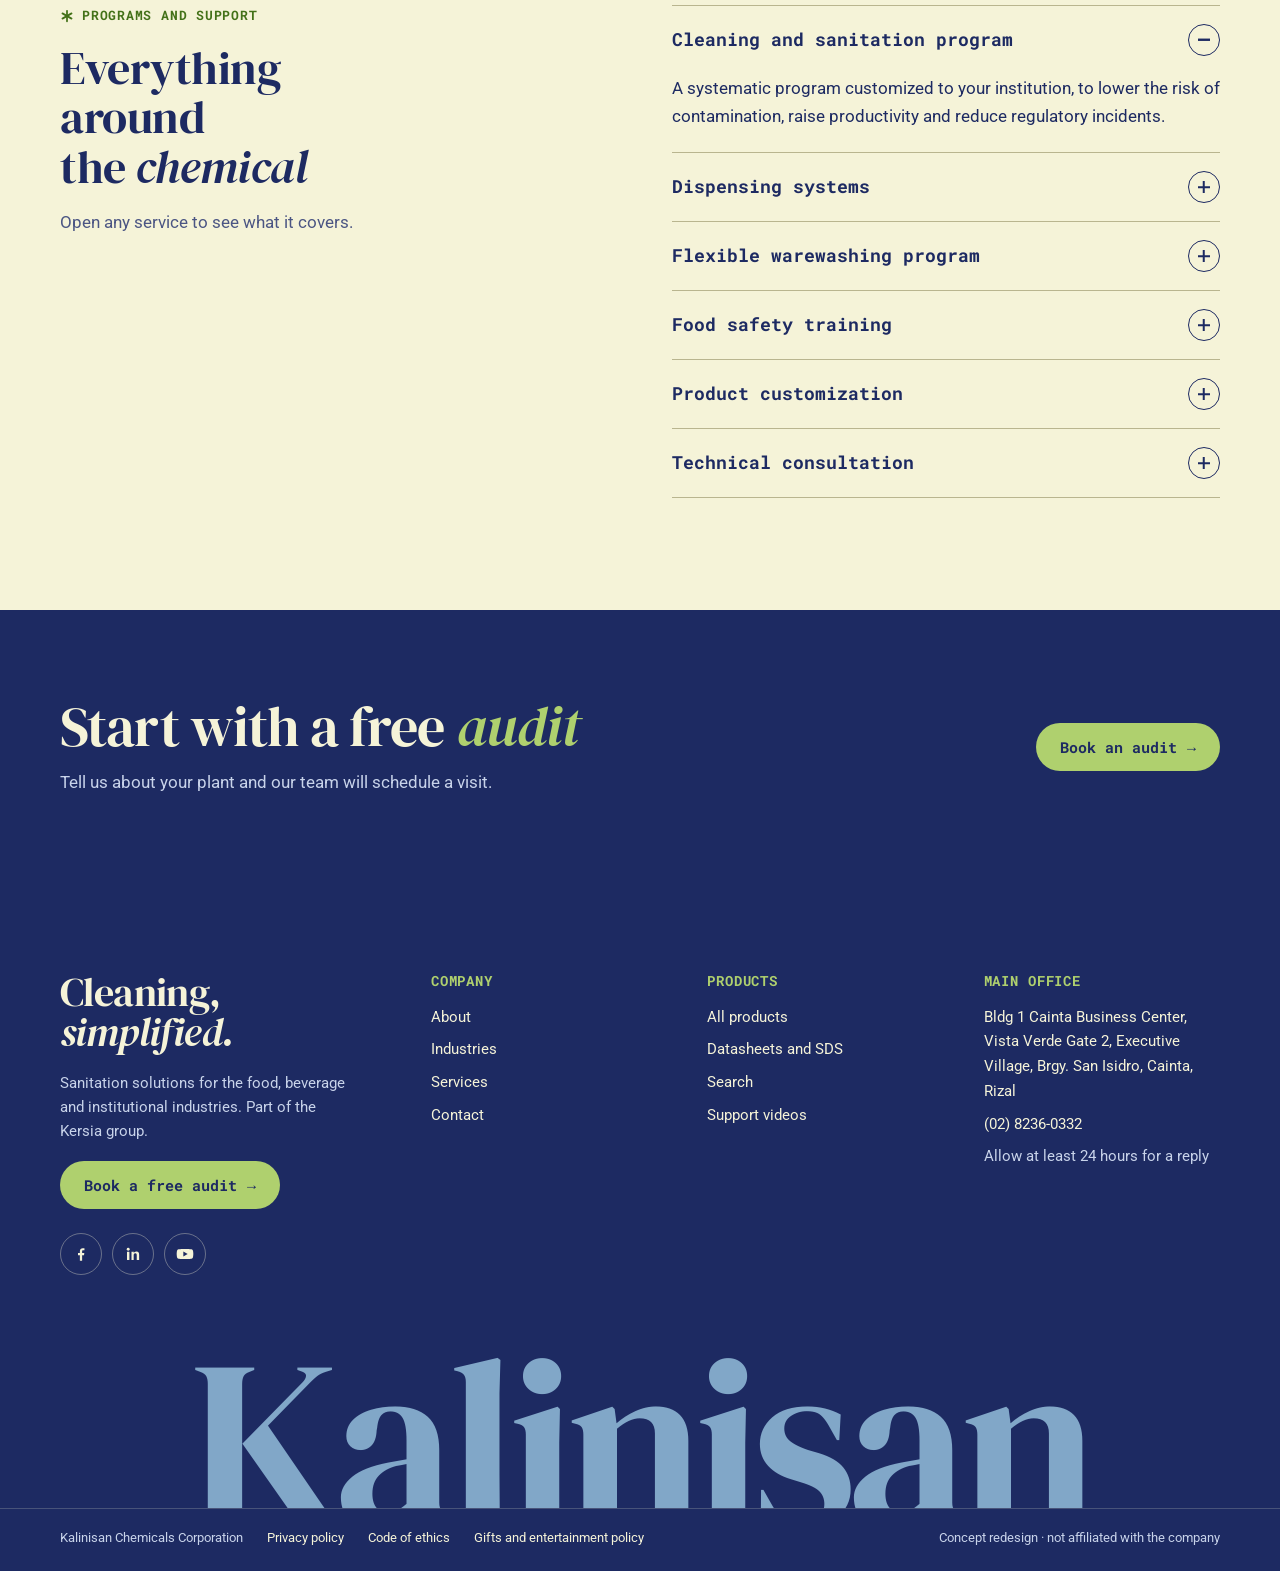
<file: services.html>
<!doctype html>
<html lang="en">
<head>
<meta charset="utf-8">
<meta name="viewport" content="width=device-width, initial-scale=1">
<title>Services, Kalinisan concept redesign</title>
<meta name="description" content="Concept redesign of the Kalinisan Chemicals website, made for a design portfolio. Not affiliated with Kalinisan Chemicals Corporation.">
<meta name="robots" content="noindex, nofollow">
<meta property="og:title" content="Services, Kalinisan concept redesign">
<meta property="og:description" content="Concept redesign for a design portfolio. Not the official Kalinisan Chemicals website.">
<link rel="icon" href="images/logo.png">
<link rel="preconnect" href="https://fonts.googleapis.com">
<link rel="stylesheet" href="https://fonts.googleapis.com/css2?family=DM+Serif+Display:ital@0;1&amp;family=Roboto+Mono:wght@400..700&amp;family=Roboto:ital,wght@0,300..700;1,400&amp;display=swap">
<link rel="stylesheet" href="assets/site.css">
<script src="assets/site.js" defer></script>
</head>
<body>
<div class="concept-bar">Concept redesign for a design portfolio, not the official Kalinisan Chemicals website. <a href="https://kalinisanchemicals.com/" target="_blank" rel="noopener">Visit kalinisanchemicals.com</a></div>
<div class="page">
<header class="site-header">
  <div class="wrap bar">
    <a class="logo" href="index.html"><img src="images/logo.png" alt="Kalinisan Chemicals, part of the Kersia group"></a>
    <nav class="main" aria-label="Main"><a href="industries.html">Industries</a><a href="products.html">Products</a><a href="services.html" aria-current="page">Services</a><a href="resources.html">Resources</a><a href="about.html">About</a><a href="contact.html">Contact</a></nav>
    <div class="tools">
      <form class="search-field" role="search" action="search.html"><label class="sr" for="hq">Search products</label><input id="hq" name="q" type="search" placeholder="Search products"><button type="submit" aria-label="Search"><svg width="16" height="16" viewBox="0 0 24 24" fill="none" stroke="currentColor" stroke-width="2" stroke-linecap="round" stroke-linejoin="round" aria-hidden="true"><circle cx="11" cy="11" r="7"></circle><path d="M20 20l-3.5-3.5"></path></svg></button></form>
      <a class="btn btn-primary btn-sm" href="contact.html">Book an audit</a>
    </div>
    <details class="menu-toggle"><summary aria-label="Menu"><svg width="22" height="22" viewBox="0 0 24 24" fill="none" stroke="currentColor" stroke-width="2" stroke-linecap="round" stroke-linejoin="round" aria-hidden="true"><path d="M4 7h16"></path><path d="M4 12h16"></path><path d="M4 17h16"></path></svg></summary><div class="panel"><a href="industries.html">Industries</a><a href="products.html">Products</a><a href="services.html">Services</a><a href="resources.html">Resources</a><a href="about.html">About</a><a href="contact.html">Contact</a><a href="search.html">Search</a><a href="contact.html">Book a free audit</a></div></details>
  </div>
</header>
<main>
<section class="page-hero bg-beige">
  <div class="wrap split">
    <div>
      <span class="tag">Training and services</span>
      <h1 class="h1">Support that comes <span class="it">with the products</span></h1>
      <p class="lede">Sanitation audits, cGMP and food safety training, dispensing systems and technical consultation for food, beverage and institutional clients.</p>
      <div style="display: flex; flex-wrap: wrap; gap: 12px; margin-top: 28px">
        <a class="btn btn-dark" href="contact.html">Book a free audit <span class="arr">→</span></a>
        <a class="btn btn-ghost" href="#programs">See all services</a>
      </div>
    </div>
    <div class="cycle photo green reveal-scale" style="padding: 0">
      <img class="ph-img" src="images/photos/chef-stove.webp" alt="Cook at a commercial stove" style="object-position: 55% 50%" loading="lazy"><span class="ph-fill"></span>
      <span class="ring" style="border-color: rgba(29, 42, 98, .55)"></span>
      <span class="node" style="left: 50%; top: 14%">Sanitation audit</span>
      <span class="node" style="left: 81%; top: 32%">Cleaning program</span>
      <span class="node" style="left: 81%; top: 68%">Products</span>
      <span class="node" style="left: 50%; top: 86%">Dispensing systems</span>
      <span class="node" style="left: 19%; top: 68%">cGMP training</span>
      <span class="node" style="left: 19%; top: 32%">Technical consultation</span>
      <span class="centre"><span class="display" style="font-size: 30px; color: #1d2a62">Your sanitation <span class="it">program</span></span></span>
    </div>
  </div>
</section>

<section class="section bg-pistachio wave-wrap">
  <div class="wrap">
    <div class="reveal" style="display: flex; flex-direction: column; gap: 14px; margin-bottom: 40px">
      <span class="eyebrow"><svg width="14" height="14" viewBox="0 0 24 24" fill="none" stroke="currentColor" stroke-width="3" stroke-linecap="round" stroke-linejoin="round" aria-hidden="true"><path d="M12 3v18"></path><path d="M4.2 7.5l15.6 9"></path><path d="M4.2 16.5l15.6-9"></path></svg> Free for clients</span>
      <h2 class="h2">Two services that cost you <span class="it">nothing</span></h2>
    </div>
    <div class="grid g2">
      <article class="card card-hover reveal" style="padding: 36px; display: flex; flex-direction: column; gap: 16px; align-items: flex-start; border-color: transparent">
        <span class="feat" style="display: block"><span class="ic"><svg width="24" height="24" viewBox="0 0 24 24" fill="none" stroke="currentColor" stroke-width="1.5" stroke-linecap="round" stroke-linejoin="round" aria-hidden="true"><rect x="5" y="4.5" width="14" height="16.5" rx="2"></rect><path d="M9 4.5V3h6v1.5"></path><path d="M9 12.5l2 2 4-4"></path></svg></span></span>
        <h3 class="display" style="font-size: 38px">Sanitation audit</h3>
        <p>Regular audits, scheduled around your plant's needs, to help you control food contamination and stay in good standing with regulators and the companies you supply.</p>
        <a class="btn btn-dark" href="contact.html">Book an audit <span class="arr">→</span></a>
      </article>
      <article class="card card-hover reveal" style="padding: 36px; display: flex; flex-direction: column; gap: 16px; align-items: flex-start; border-color: transparent">
        <span class="feat" style="display: block"><span class="ic"><svg width="24" height="24" viewBox="0 0 24 24" fill="none" stroke="currentColor" stroke-width="1.5" stroke-linecap="round" stroke-linejoin="round" aria-hidden="true"><circle cx="9" cy="8" r="3.2"></circle><path d="M3 20c0-3.3 2.7-6 6-6s6 2.7 6 6"></path><circle cx="17" cy="9" r="2.4"></circle><path d="M16 14.2c2.8.2 5 2.6 5 5.8"></path></svg></span></span>
        <h3 class="display" style="font-size: 38px">cGMP training</h3>
        <p>Intensive training that helps your skilled workers meet current good manufacturing practice requirements.</p>
        <a class="btn btn-ghost" href="contact.html">Request training <span class="arr">→</span></a>
      </article>
    </div>
  </div>
  <svg class="wave" viewBox="0 0 1440 56" preserveAspectRatio="none" aria-hidden="true"><path d="M0 30 C 240 4, 480 56, 720 30 S 1200 4, 1440 30 L1440 56 L0 56 Z" fill="#f5f3d8"></path></svg>
</section>

<section class="section bg-beige" id="programs" style="padding-top: 80px">
  <div class="wrap split" style="align-items: start">
    <div class="reveal" style="display: flex; flex-direction: column; gap: 16px">
      <span class="eyebrow"><svg width="14" height="14" viewBox="0 0 24 24" fill="none" stroke="currentColor" stroke-width="3" stroke-linecap="round" stroke-linejoin="round" aria-hidden="true"><path d="M12 3v18"></path><path d="M4.2 7.5l15.6 9"></path><path d="M4.2 16.5l15.6-9"></path></svg> Programs and support</span>
      <h2 class="h2" style="max-width: 12ch">Everything around the <span class="it">chemical</span></h2>
      <p class="muted" style="max-width: 40ch">Open any service to see what it covers.</p>
    </div>
    <div class="acc reveal">
      <details open><summary>Cleaning and sanitation program <span class="pm"></span></summary><div class="acc-body"><p>A systematic program customized to your institution, to lower the risk of contamination, raise productivity and reduce regulatory incidents.</p></div></details>
      <details><summary>Dispensing systems <span class="pm"></span></summary><div class="acc-body"><p>Dispensing systems that bring cost savings and process efficiency to your cleaning and sanitation.</p><p style="margin-top: 12px"><span class="tag">Free loan agreement</span></p></div></details>
      <details><summary>Flexible warewashing program <span class="pm"></span></summary><div class="acc-body"><p>A full warewashing service that saves time and money while keeping kitchenware ready for service.</p></div></details>
      <details><summary>Food safety training <span class="pm"></span></summary><div class="acc-body"><p>A training series that helps your team address food safety and hygiene challenges and stay compliant.</p></div></details>
      <details><summary>Product customization <span class="pm"></span></summary><div class="acc-body"><p>Made-to-order products and personalized packaging, built around what your operation needs.</p></div></details>
      <details><summary>Technical consultation <span class="pm"></span></summary><div class="acc-body"><p>Experienced technical consultants who help you get results from your cleaning program and keep costs down.</p></div></details>
    </div>
  </div>
</section>

<section class="bg-delft" style="padding: 88px 0">
  <div class="wrap" style="display: flex; flex-wrap: wrap; align-items: center; justify-content: space-between; gap: 28px">
    <div class="reveal">
      <h2 class="display" style="font-size: clamp(38px, 4.4vw, 60px)">Start with a free <span class="it" style="color: #afd06e">audit</span></h2>
      <p class="muted" style="margin-top: 12px; max-width: 46ch">Tell us about your plant and our team will schedule a visit.</p>
    </div>
    <a class="btn btn-primary" href="contact.html">Book an audit <span class="arr">→</span></a>
  </div>
</section>

</main>
<footer class="site-footer">
  <div class="wrap">
    <div class="cols">
      <div style="display: flex; flex-direction: column; gap: 18px; align-items: flex-start">
        <p class="display" style="font-size: 40px">Cleaning, <span class="it">simplified.</span></p>
        <p class="small muted" style="max-width: 36ch">Sanitation solutions for the food, beverage and institutional industries. Part of the Kersia group.</p>
        <a class="btn btn-primary" href="contact.html">Book a free audit <span class="arr">→</span></a>
        <div class="social" aria-label="Kalinisan on social media"><a href="https://www.facebook.com/kalinisanchem/" target="_blank" rel="noopener" aria-label="Facebook"><svg width="18" height="18" viewBox="0 0 24 24" fill="currentColor" aria-hidden="true"><path d="M13.5 21v-7.5H16l.4-3H13.5V8.6c0-.9.3-1.5 1.5-1.5h1.6V4.4A21 21 0 0 0 14.3 4.3c-2.3 0-3.8 1.4-3.8 3.9v2.3H8v3h2.5V21z"/></svg></a><a href="https://www.linkedin.com/company/kalinisan-chemicals-corporation/" target="_blank" rel="noopener" aria-label="LinkedIn"><svg width="18" height="18" viewBox="0 0 24 24" fill="currentColor" aria-hidden="true"><rect x="4" y="9" width="3.2" height="11" rx=".4"/><circle cx="5.6" cy="5.6" r="1.9"/><path d="M10 9h3v1.6c.5-.9 1.7-1.9 3.6-1.9 3 0 3.6 2 3.6 4.5V20H17v-5.9c0-1.4 0-3.1-1.9-3.1s-2.2 1.5-2.2 3V20H10z"/></svg></a><a href="https://www.youtube.com/channel/UCaSvjuYk-z8t2TSqQRQxuMQ" target="_blank" rel="noopener" aria-label="YouTube"><svg width="20" height="20" viewBox="0 0 24 24" fill="currentColor" aria-hidden="true"><path d="M21.6 8.2a2.6 2.6 0 0 0-1.8-1.8C18.2 6 12 6 12 6s-6.2 0-7.8.4A2.6 2.6 0 0 0 2.4 8.2 27 27 0 0 0 2 12a27 27 0 0 0 .4 3.8 2.6 2.6 0 0 0 1.8 1.8C5.8 18 12 18 12 18s6.2 0 7.8-.4a2.6 2.6 0 0 0 1.8-1.8A27 27 0 0 0 22 12a27 27 0 0 0-.4-3.8zM10 15V9l5.2 3z"/></svg></a></div>
      </div>
      <div><p class="h4">Company</p><ul><li><a href="about.html">About</a></li><li><a href="industries.html">Industries</a></li><li><a href="services.html">Services</a></li><li><a href="contact.html">Contact</a></li></ul></div>
      <div><p class="h4">Products</p><ul><li><a href="products.html">All products</a></li><li><a href="resources.html">Datasheets and SDS</a></li><li><a href="search.html">Search</a></li><li><a href="support.html">Support videos</a></li></ul></div>
      <div><p class="h4">Main office</p><ul><li>Bldg 1 Cainta Business Center, Vista Verde Gate 2, Executive Village, Brgy. San Isidro, Cainta, Rizal</li><li class="num">(02) 8236-0332</li><li class="muted">Allow at least 24 hours for a reply</li></ul></div>
    </div>
  </div>
  <p class="giant" aria-hidden="true">Kalinisan</p>
  <div class="legal"><div class="wrap" style="display: flex; flex-wrap: wrap; gap: 10px 24px"><span>Kalinisan Chemicals Corporation</span><a href="https://kalinisanchemicals.com/wp-content/uploads/2025/06/Privacy-Policy.pdf" target="_blank" rel="noopener">Privacy policy</a><a href="https://kalinisanchemicals.com/wp-content/uploads/2025/08/CODE-OF-ETHICS-KERSIA-2023-10-23-English.pdf" target="_blank" rel="noopener">Code of ethics</a><a href="https://kalinisanchemicals.com/wp-content/uploads/2025/08/Gifts-and-Entertainment-Policy-2023-12-English.pdf" target="_blank" rel="noopener">Gifts and entertainment policy</a><span class="spacer">Concept redesign · not affiliated with the company</span></div></div>
</footer>
</div>
</body>
</html>
</file>
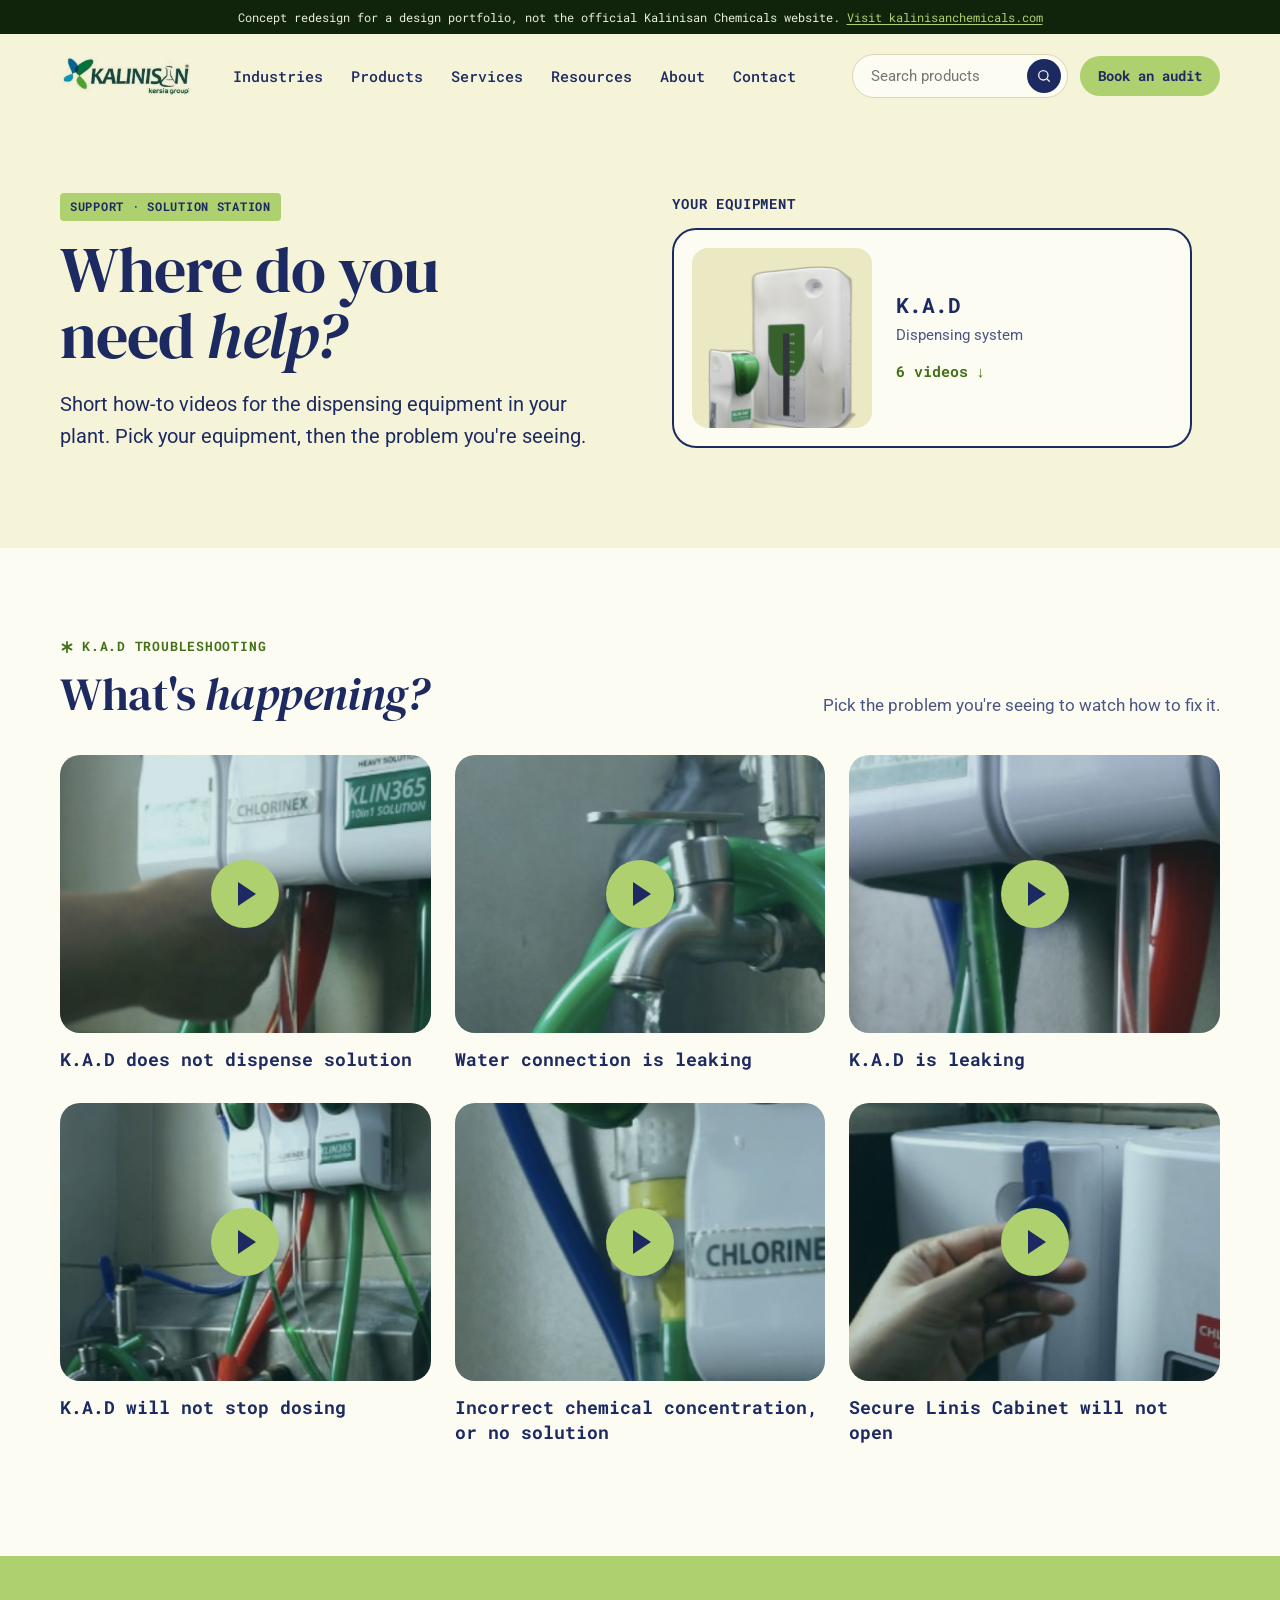
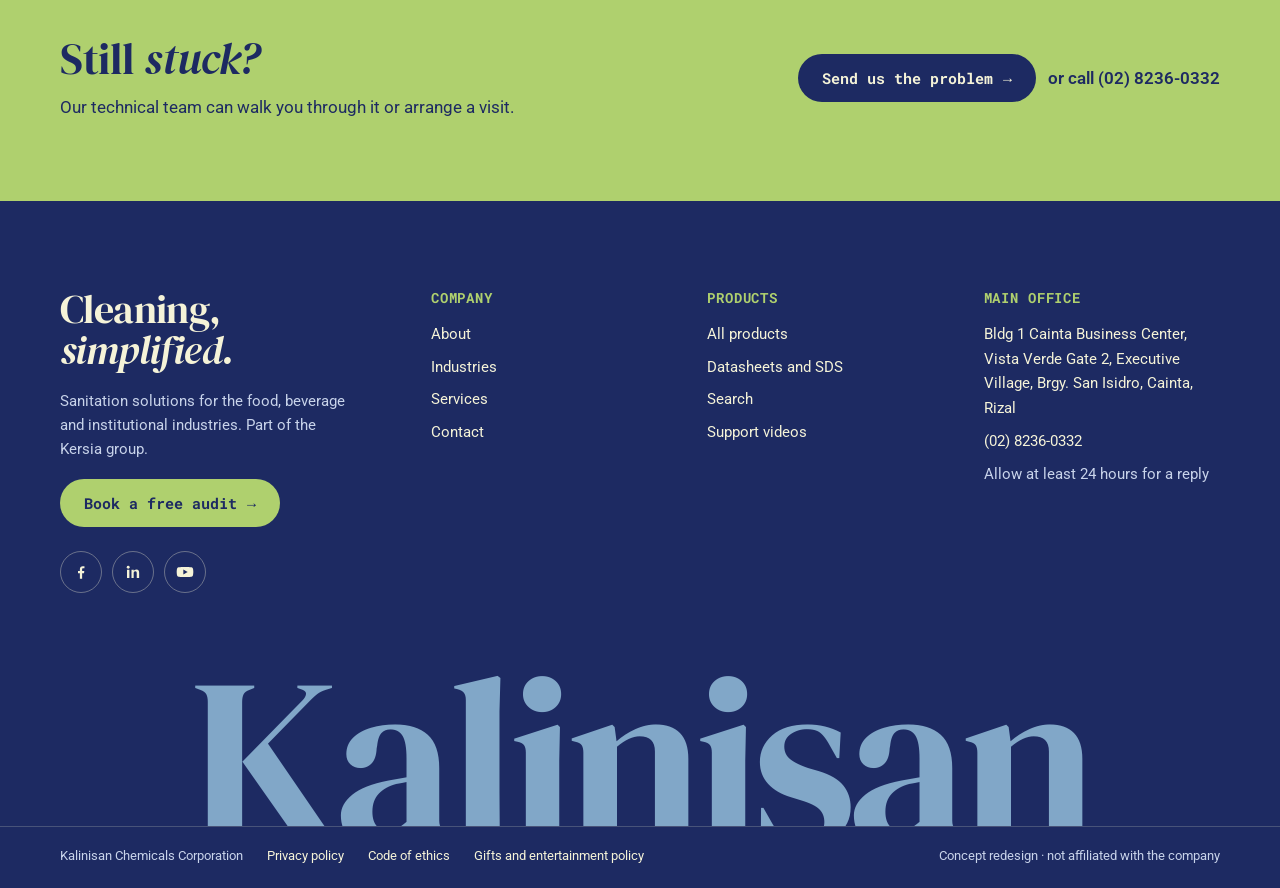
<file: support.html>
<!doctype html>
<html lang="en">
<head>
<meta charset="utf-8">
<meta name="viewport" content="width=device-width, initial-scale=1">
<title>Support, Kalinisan concept redesign</title>
<meta name="description" content="Concept redesign of the Kalinisan Chemicals website, made for a design portfolio. Not affiliated with Kalinisan Chemicals Corporation.">
<meta name="robots" content="noindex, nofollow">
<meta property="og:title" content="Support, Kalinisan concept redesign">
<meta property="og:description" content="Concept redesign for a design portfolio. Not the official Kalinisan Chemicals website.">
<link rel="icon" href="images/logo.png">
<link rel="preconnect" href="https://fonts.googleapis.com">
<link rel="stylesheet" href="https://fonts.googleapis.com/css2?family=DM+Serif+Display:ital@0;1&amp;family=Roboto+Mono:wght@400..700&amp;family=Roboto:ital,wght@0,300..700;1,400&amp;display=swap">
<link rel="stylesheet" href="assets/site.css">
<script src="assets/site.js" defer></script>
</head>
<body>
<div class="concept-bar">Concept redesign for a design portfolio, not the official Kalinisan Chemicals website. <a href="https://kalinisanchemicals.com/" target="_blank" rel="noopener">Visit kalinisanchemicals.com</a></div>
<div class="page">
<header class="site-header">
  <div class="wrap bar">
    <a class="logo" href="index.html"><img src="images/logo.png" alt="Kalinisan Chemicals, part of the Kersia group"></a>
    <nav class="main" aria-label="Main"><a href="industries.html">Industries</a><a href="products.html">Products</a><a href="services.html">Services</a><a href="resources.html">Resources</a><a href="about.html">About</a><a href="contact.html">Contact</a></nav>
    <div class="tools">
      <form class="search-field" role="search" action="search.html"><label class="sr" for="hq">Search products</label><input id="hq" name="q" type="search" placeholder="Search products"><button type="submit" aria-label="Search"><svg width="16" height="16" viewBox="0 0 24 24" fill="none" stroke="currentColor" stroke-width="2" stroke-linecap="round" stroke-linejoin="round" aria-hidden="true"><circle cx="11" cy="11" r="7"></circle><path d="M20 20l-3.5-3.5"></path></svg></button></form>
      <a class="btn btn-primary btn-sm" href="contact.html">Book an audit</a>
    </div>
    <details class="menu-toggle"><summary aria-label="Menu"><svg width="22" height="22" viewBox="0 0 24 24" fill="none" stroke="currentColor" stroke-width="2" stroke-linecap="round" stroke-linejoin="round" aria-hidden="true"><path d="M4 7h16"></path><path d="M4 12h16"></path><path d="M4 17h16"></path></svg></summary><div class="panel"><a href="industries.html">Industries</a><a href="products.html">Products</a><a href="services.html">Services</a><a href="resources.html">Resources</a><a href="about.html">About</a><a href="contact.html">Contact</a><a href="search.html">Search</a><a href="contact.html">Book a free audit</a></div></details>
  </div>
</header>
<main>
<section class="page-hero bg-beige">
  <div class="wrap split" style="align-items: center">
    <div>
      <span class="tag">Support · Solution Station</span>
      <h1 class="h1">Where do you need <span class="it">help?</span></h1>
      <p class="lede">Short how-to videos for the dispensing equipment in your plant. Pick your equipment, then the problem you're seeing.</p>
    </div>
    <div class="reveal" style="display: flex; flex-direction: column; gap: 14px">
      <p class="h4" style="font-size: 14px; letter-spacing: .06em; text-transform: uppercase">Your equipment</p>
      <a class="equip card-hover" href="#kad" aria-current="true">
        <span class="equip-img"><img src="images/support/kad.png" alt="K.A.D dispensing units"></span>
        <span style="display: flex; flex-direction: column; gap: 4px">
          <span class="h3">K.A.D</span>
          <span class="small muted">Dispensing system</span>
          <span class="link-arrow" style="margin-top: 8px">6 videos <span class="arr">↓</span></span>
        </span>
      </a>
    </div>
  </div>
</section>

<section class="section bg-paper" id="kad" style="padding-top: 88px">
  <div class="wrap">
    <div class="reveal" style="display: flex; flex-wrap: wrap; align-items: end; justify-content: space-between; gap: 16px; margin-bottom: 36px">
      <div style="display: flex; flex-direction: column; gap: 12px">
        <span class="eyebrow"><svg width="14" height="14" viewBox="0 0 24 24" fill="none" stroke="currentColor" stroke-width="3" stroke-linecap="round" stroke-linejoin="round" aria-hidden="true"><path d="M12 3v18"></path><path d="M4.2 7.5l15.6 9"></path><path d="M4.2 16.5l15.6-9"></path></svg> K.A.D troubleshooting</span>
        <h2 class="h2">What's <span class="it">happening?</span></h2>
      </div>
      <p class="muted" style="max-width: 40ch">Pick the problem you're seeing to watch how to fix it.</p>
    </div>
    <div class="grid g3" style="gap: 32px 24px">
      <a class="vid reveal" href="#"><span class="vid-thumb"><img src="images/support/thumb-kad-not-dispensing.jpg" alt=""><span class="play" aria-hidden="true"></span></span><span class="h4">K.A.D does not dispense solution</span></a>
      <a class="vid reveal" href="#"><span class="vid-thumb"><img src="images/support/thumb-water-connection-leaking.jpg" alt=""><span class="play" aria-hidden="true"></span></span><span class="h4">Water connection is leaking</span></a>
      <a class="vid reveal" href="#"><span class="vid-thumb"><img src="images/support/thumb-kad-leaking.jpg" alt=""><span class="play" aria-hidden="true"></span></span><span class="h4">K.A.D is leaking</span></a>
      <a class="vid reveal" href="#"><span class="vid-thumb"><img src="images/support/thumb-kad-will-not-stop-dosing.jpg" alt=""><span class="play" aria-hidden="true"></span></span><span class="h4">K.A.D will not stop dosing</span></a>
      <a class="vid reveal" href="#"><span class="vid-thumb"><img src="images/support/thumb-incorrect-concentration.jpg" alt=""><span class="play" aria-hidden="true"></span></span><span class="h4">Incorrect chemical concentration, or no solution</span></a>
      <a class="vid reveal" href="#"><span class="vid-thumb"><img src="images/support/thumb-linis-cabinet-will-not-open.jpg" alt=""><span class="play" aria-hidden="true"></span></span><span class="h4">Secure Linis Cabinet will not open</span></a>
    </div>
  </div>
</section>

<section class="bg-pistachio" style="padding: 80px 0">
  <div class="wrap" style="display: flex; flex-wrap: wrap; align-items: center; justify-content: space-between; gap: 28px">
    <div class="reveal">
      <h2 class="h2" style="font-size: clamp(32px, 3.4vw, 46px)">Still <span class="it">stuck?</span></h2>
      <p style="margin-top: 10px; max-width: 48ch">Our technical team can walk you through it or arrange a visit.</p>
    </div>
    <div style="display: flex; flex-wrap: wrap; gap: 12px; align-items: center">
      <a class="btn btn-dark" href="contact.html">Send us the problem <span class="arr">→</span></a>
      <span class="num" style="font-weight: 600">or call (02) 8236-0332</span>
    </div>
  </div>
</section>

</main>
<footer class="site-footer">
  <div class="wrap">
    <div class="cols">
      <div style="display: flex; flex-direction: column; gap: 18px; align-items: flex-start">
        <p class="display" style="font-size: 40px">Cleaning, <span class="it">simplified.</span></p>
        <p class="small muted" style="max-width: 36ch">Sanitation solutions for the food, beverage and institutional industries. Part of the Kersia group.</p>
        <a class="btn btn-primary" href="contact.html">Book a free audit <span class="arr">→</span></a>
        <div class="social" aria-label="Kalinisan on social media"><a href="https://www.facebook.com/kalinisanchem/" target="_blank" rel="noopener" aria-label="Facebook"><svg width="18" height="18" viewBox="0 0 24 24" fill="currentColor" aria-hidden="true"><path d="M13.5 21v-7.5H16l.4-3H13.5V8.6c0-.9.3-1.5 1.5-1.5h1.6V4.4A21 21 0 0 0 14.3 4.3c-2.3 0-3.8 1.4-3.8 3.9v2.3H8v3h2.5V21z"/></svg></a><a href="https://www.linkedin.com/company/kalinisan-chemicals-corporation/" target="_blank" rel="noopener" aria-label="LinkedIn"><svg width="18" height="18" viewBox="0 0 24 24" fill="currentColor" aria-hidden="true"><rect x="4" y="9" width="3.2" height="11" rx=".4"/><circle cx="5.6" cy="5.6" r="1.9"/><path d="M10 9h3v1.6c.5-.9 1.7-1.9 3.6-1.9 3 0 3.6 2 3.6 4.5V20H17v-5.9c0-1.4 0-3.1-1.9-3.1s-2.2 1.5-2.2 3V20H10z"/></svg></a><a href="https://www.youtube.com/channel/UCaSvjuYk-z8t2TSqQRQxuMQ" target="_blank" rel="noopener" aria-label="YouTube"><svg width="20" height="20" viewBox="0 0 24 24" fill="currentColor" aria-hidden="true"><path d="M21.6 8.2a2.6 2.6 0 0 0-1.8-1.8C18.2 6 12 6 12 6s-6.2 0-7.8.4A2.6 2.6 0 0 0 2.4 8.2 27 27 0 0 0 2 12a27 27 0 0 0 .4 3.8 2.6 2.6 0 0 0 1.8 1.8C5.8 18 12 18 12 18s6.2 0 7.8-.4a2.6 2.6 0 0 0 1.8-1.8A27 27 0 0 0 22 12a27 27 0 0 0-.4-3.8zM10 15V9l5.2 3z"/></svg></a></div>
      </div>
      <div><p class="h4">Company</p><ul><li><a href="about.html">About</a></li><li><a href="industries.html">Industries</a></li><li><a href="services.html">Services</a></li><li><a href="contact.html">Contact</a></li></ul></div>
      <div><p class="h4">Products</p><ul><li><a href="products.html">All products</a></li><li><a href="resources.html">Datasheets and SDS</a></li><li><a href="search.html">Search</a></li><li><a href="support.html">Support videos</a></li></ul></div>
      <div><p class="h4">Main office</p><ul><li>Bldg 1 Cainta Business Center, Vista Verde Gate 2, Executive Village, Brgy. San Isidro, Cainta, Rizal</li><li class="num">(02) 8236-0332</li><li class="muted">Allow at least 24 hours for a reply</li></ul></div>
    </div>
  </div>
  <p class="giant" aria-hidden="true">Kalinisan</p>
  <div class="legal"><div class="wrap" style="display: flex; flex-wrap: wrap; gap: 10px 24px"><span>Kalinisan Chemicals Corporation</span><a href="https://kalinisanchemicals.com/wp-content/uploads/2025/06/Privacy-Policy.pdf" target="_blank" rel="noopener">Privacy policy</a><a href="https://kalinisanchemicals.com/wp-content/uploads/2025/08/CODE-OF-ETHICS-KERSIA-2023-10-23-English.pdf" target="_blank" rel="noopener">Code of ethics</a><a href="https://kalinisanchemicals.com/wp-content/uploads/2025/08/Gifts-and-Entertainment-Policy-2023-12-English.pdf" target="_blank" rel="noopener">Gifts and entertainment policy</a><span class="spacer">Concept redesign · not affiliated with the company</span></div></div>
</footer>
</div>
</body>
</html>
</file>
<file: assets/site.css>
/* Kalinisan concept redesign, v2
   Palette: Delft #1D2A62, Carolina #87AECE, Beige #F5F3D8, Pistachio #AFD06E, Fern #437118
   Type: DM Serif Display (display), Roboto Mono (UI, labels, titles), Roboto (reading, specs) */

:root {
  --delft: #1d2a62;
  --delft-80: #2a3a7c;
  --carolina: #87aece;
  --carolina-20: #dbe7f1;
  --beige: #f5f3d8;
  --beige-deep: #ebe8c4;
  --paper: #fdfcf3;
  --pistachio: #afd06e;
  --pistachio-20: #e6f0cf;
  --fern: #437118;
  --fern-deep: #34580f;
  --ink: #1d2a62;
  --ink-muted: #4b5583;
  --line: #d9d6b4;
  --line-strong: #b9b58f;
  --amber: #8a4b07;
  --amber-20: #fbf3e6;
  --photo: #c9d3c6;

  --serif: "DM Serif Display", Georgia, "Times New Roman", serif;
  --round: "Roboto Mono", ui-monospace, Menlo, monospace;
  --text: Roboto, "Helvetica Neue", Arial, sans-serif;

  --r-sm: 8px;
  --r-md: 18px;
  --r-lg: 28px;
  --ease: cubic-bezier(.2, .7, .2, 1);
}

*, *::before, *::after { box-sizing: border-box; }
html { scroll-behavior: smooth; }
body { margin: 0; background: var(--beige); color: var(--ink); font-family: var(--text); font-size: 17px; line-height: 1.65; -webkit-font-smoothing: antialiased; text-rendering: optimizeLegibility; }
img { max-width: 100%; display: block; }
a { color: var(--fern); text-underline-offset: 3px; text-decoration-thickness: 1px; }
a:hover { color: var(--delft); }
h1, h2, h3, h4, p { margin: 0; }
h1, h2 { text-wrap: balance; }
p { text-wrap: pretty; }
:focus-visible { outline: 3px solid var(--carolina); outline-offset: 3px; border-radius: 6px; }
::selection { background: var(--pistachio); color: var(--delft); }

.wrap { max-width: 1240px; margin: 0 auto; padding: 0 40px; }
.sr { position: absolute; width: 1px; height: 1px; overflow: hidden; clip: rect(0 0 0 0); white-space: nowrap; }

/* ---------- type ---------- */
.display { font-family: var(--serif); font-weight: 400; letter-spacing: -0.015em; line-height: 1.02; }
.h1 { font-family: var(--serif); font-weight: 400; font-size: clamp(42px, 5vw, 68px); line-height: 1.04; letter-spacing: -0.015em; }
.h2 { font-family: var(--serif); font-weight: 400; font-size: clamp(34px, 3.6vw, 50px); line-height: 1.08; letter-spacing: -0.01em; }
.h3 { font-family: var(--round); font-weight: 700; font-size: 21px; line-height: 1.3; letter-spacing: -0.005em; }
.h4 { font-family: var(--round); font-weight: 700; font-size: 17px; line-height: 1.35; }
.it { font-style: italic; }
.lede { font-size: 20px; line-height: 1.6; max-width: 56ch; }
.small { font-size: 15px; line-height: 1.6; }
.muted { color: var(--ink-muted); }
.num { font-variant-numeric: tabular-nums; }
.eyebrow { display: inline-flex; align-items: center; gap: 8px; font-family: var(--round); font-weight: 700; font-size: 13px; letter-spacing: .06em; text-transform: uppercase; color: var(--fern); }
.tag { display: inline-flex; align-items: center; font-family: var(--round); font-weight: 700; font-size: 12px; letter-spacing: .06em; text-transform: uppercase; background: var(--pistachio); color: var(--delft); padding: 4px 10px; border-radius: 4px; }
.tag.blue { background: var(--carolina); }
.tag.line { background: transparent; box-shadow: inset 0 0 0 1px var(--line-strong); }

/* ---------- buttons ---------- */
.btn { display: inline-flex; align-items: center; justify-content: center; gap: 10px; min-height: 48px; padding: 12px 24px; border-radius: 999px; border: 0; font-family: var(--round); font-weight: 700; font-size: 15px; line-height: 1.2; text-decoration: none; cursor: pointer; transition: background .25s var(--ease), color .25s var(--ease), transform .25s var(--ease), box-shadow .25s var(--ease); }
.btn .arr { transition: transform .3s var(--ease); }
.btn:hover .arr { transform: translateX(4px); }
.btn:active { transform: translateY(1px); }
.btn-primary { background: var(--pistachio); color: var(--delft); }
.btn-primary:hover { background: #c3df8b; color: var(--delft); box-shadow: 0 8px 22px -10px rgba(67, 113, 24, .55); }
.btn-dark { background: var(--delft); color: var(--beige); }
.btn-dark:hover { background: var(--delft-80); color: #fff; }
.btn-ghost { background: transparent; color: var(--delft); box-shadow: inset 0 0 0 1.5px var(--delft); }
.btn-ghost:hover { background: var(--delft); color: var(--beige); }
.btn-light { background: var(--beige); color: var(--delft); }
.btn-light:hover { background: #fff; color: var(--delft); }
.btn-ghost-light { background: transparent; color: var(--beige); box-shadow: inset 0 0 0 1.5px rgba(245, 243, 216, .8); }
.btn-ghost-light:hover { background: var(--beige); color: var(--delft); }
.btn-sm { min-height: 40px; padding: 9px 18px; font-size: 14px; }
.link-arrow { font-family: var(--round); font-weight: 700; font-size: 15px; text-decoration: none; display: inline-flex; gap: 8px; align-items: center; color: var(--fern); }
.link-arrow:hover { color: var(--delft); }
.link-arrow .arr { transition: transform .3s var(--ease); }
.link-arrow:hover .arr { transform: translateX(4px); }

/* ---------- header ---------- */
.site-header { position: sticky; top: 0; z-index: 50; background: rgba(245, 243, 216, .94); backdrop-filter: blur(10px); -webkit-backdrop-filter: blur(10px); border-bottom: 1px solid transparent; }
.site-header .bar { display: flex; align-items: center; gap: 28px; min-height: 84px; transition: min-height .3s var(--ease); }
.site-header .logo { display: flex; align-items: center; }
.site-header .logo img { height: 44px; width: auto; mix-blend-mode: multiply; transition: height .3s var(--ease); }
.site-header nav.main { display: flex; gap: 4px; }
.site-header nav.main a { position: relative; font-family: var(--round); font-weight: 500; font-size: 15px; color: var(--ink); text-decoration: none; padding: 10px 12px; border-radius: 999px; transition: background .2s; }
.site-header nav.main a:hover { background: var(--beige-deep); }
.site-header nav.main a[aria-current="page"] { font-weight: 800; }
.site-header nav.main a[aria-current="page"]::after { content: ""; position: absolute; left: 12px; right: 12px; bottom: 3px; height: 3px; border-radius: 3px; background: var(--fern); }
.site-header .tools { margin-left: auto; display: flex; align-items: center; gap: 12px; }
.search-field { display: flex; align-items: center; gap: 8px; background: var(--paper); border: 1px solid var(--line); border-radius: 999px; padding: 0 6px 0 16px; height: 44px; transition: border-color .2s, box-shadow .2s; }
.search-field:focus-within { border-color: var(--delft); box-shadow: 0 0 0 4px rgba(135, 174, 206, .35); }
.search-field input { border: 0; outline: 0; background: transparent; font-family: var(--text); font-size: 15px; color: var(--ink); width: 150px; }
.search-field button, .search-field .sbtn { width: 34px; height: 34px; border-radius: 50%; border: 0; background: var(--delft); color: var(--beige); display: grid; place-items: center; cursor: pointer; flex: none; }
.search-field .sbtn:hover { color: var(--beige); background: var(--delft-80); }
.menu-toggle { display: none; }

@supports (animation-timeline: scroll()) {
  @media (prefers-reduced-motion: no-preference) {
    .site-header { animation: header-settle linear both; animation-timeline: scroll(); animation-range: 0 140px; }
    .site-header .bar { animation: bar-settle linear both; animation-timeline: scroll(); animation-range: 0 140px; }
    .site-header .logo img { animation: logo-settle linear both; animation-timeline: scroll(); animation-range: 0 140px; }
  }
}
@keyframes header-settle { to { border-bottom-color: var(--line); box-shadow: 0 10px 30px -24px rgba(29, 42, 98, .5); } }
@keyframes bar-settle { to { min-height: 68px; } }
@keyframes logo-settle { to { height: 36px; } }

/* ---------- reveal on scroll ---------- */
@supports (animation-timeline: view()) {
  @media (prefers-reduced-motion: no-preference) {
    .reveal { animation: rise linear both; animation-timeline: view(); animation-range: entry 0% entry 70%; }
    .reveal-scale { animation: settle linear both; animation-timeline: view(); animation-range: entry 0% cover 35%; }
  }
}
@keyframes rise { from { opacity: 0; transform: translateY(36px); } to { opacity: 1; transform: none; } }
@keyframes settle { from { transform: scale(.94); border-radius: 60px; } to { transform: none; } }

/* ---------- photo placeholders ---------- */
.photo { position: relative; overflow: hidden; background: var(--photo); border-radius: var(--r-md); display: flex; align-items: flex-end; padding: 18px; color: var(--delft); }
.photo .ph-label { position: relative; z-index: 1; font-family: var(--round); font-weight: 500; font-size: 12px; line-height: 1.45; letter-spacing: .02em; background: rgba(253, 252, 243, .88); padding: 6px 10px; border-radius: 6px; max-width: 34ch; }
.photo .ph-fill { position: absolute; inset: 0; background: inherit; transition: transform .8s var(--ease); }
a:hover .photo .ph-fill, .card-hover:hover .photo .ph-fill { transform: scale(1.05); }
.photo.blue { background: #b6cbdf; }
.photo.green { background: #c7d9a4; }
.photo.dark { background: #2e3c73; color: var(--beige); }
.photo.dark .ph-label { background: rgba(29, 42, 98, .7); color: var(--beige); }
.photo.round { border-radius: var(--r-lg); }

/* ---------- sections ---------- */
.section { padding: 112px 0; }
.section.tight { padding: 72px 0; }
.bg-beige { background: var(--beige); }
.bg-paper { background: var(--paper); }
.bg-pistachio { background: var(--pistachio); color: var(--delft); }
.bg-pistachio .eyebrow { color: var(--delft); }
.bg-pistachio a:not(.btn) { color: var(--delft); }
.bg-fern { background: var(--fern); color: var(--beige); }
.bg-fern .eyebrow { color: var(--pistachio); }
.bg-fern a:not(.btn) { color: var(--beige); }
.bg-delft { background: var(--delft); color: var(--beige); }
.bg-delft .eyebrow { color: var(--pistachio); }
.bg-delft .muted { color: #c8d3ea; }
.bg-delft a:not(.btn) { color: var(--beige); }
.bg-carolina { background: var(--carolina); color: var(--delft); }
.bg-carolina .eyebrow { color: var(--delft); }

/* wave divider: an svg at the bottom of a section, filled with the next section's colour */
.wave { display: block; width: 100%; height: 56px; }
.wave-wrap { position: relative; }
.wave-wrap > .wave { position: absolute; left: 0; right: 0; bottom: -1px; }

/* ---------- marquee ---------- */
.marquee { overflow: hidden; white-space: nowrap; border-block: 1px solid rgba(29, 42, 98, .15); }
.marquee .track { display: inline-flex; animation: marquee 38s linear infinite; }
.marquee.slow .track { animation-duration: 70s; }
.marquee:hover .track { animation-play-state: paused; }
.marquee .item { display: inline-flex; align-items: center; gap: 22px; padding: 18px 22px 18px 0; font-family: var(--serif); font-size: 30px; line-height: 1; }
.marquee .item .star { width: 20px; height: 20px; flex: none; }
.marquee.sm .item { font-family: var(--round); font-weight: 700; font-size: 14px; padding: 12px 16px 12px 0; gap: 16px; }
.marquee.sm .item .star { width: 12px; height: 12px; }
@keyframes marquee { to { transform: translateX(-50%); } }
@media (prefers-reduced-motion: reduce) { .marquee .track { animation: none; } }

/* ---------- rotating badge, starburst ---------- */
.badge-spin { width: 132px; height: 132px; border-radius: 50%; background: var(--paper); display: grid; place-items: center; position: relative; box-shadow: 0 12px 30px -18px rgba(29, 42, 98, .6); }
.badge-spin svg.ring { position: absolute; inset: 0; width: 100%; height: 100%; animation: spin 22s linear infinite; }
.badge-spin .core { width: 46px; height: 46px; color: var(--fern); }
@keyframes spin { to { transform: rotate(360deg); } }
.burst { width: 116px; height: 116px; position: relative; display: grid; place-items: center; text-align: center; color: var(--delft); }
.burst svg { position: absolute; inset: 0; width: 100%; height: 100%; animation: spin 40s linear infinite; }
.burst span { position: relative; font-family: var(--round); font-weight: 800; font-size: 14px; line-height: 1.15; text-transform: uppercase; letter-spacing: .02em; }
.burst b { display: block; font-family: var(--serif); font-weight: 400; font-size: 34px; letter-spacing: 0; text-transform: none; }
@media (prefers-reduced-motion: reduce) { .badge-spin svg.ring, .burst svg { animation: none; } }

/* ---------- cards ---------- */
.card { background: var(--paper); border: 1px solid var(--line); border-radius: var(--r-md); padding: 24px; }
.card-hover { transition: transform .35s var(--ease), box-shadow .35s var(--ease), border-color .35s; }
.card-hover:hover { transform: translateY(-6px); box-shadow: 0 24px 40px -28px rgba(29, 42, 98, .55); border-color: var(--line-strong); }
.grid { display: grid; gap: 24px; }
.g2 { grid-template-columns: repeat(auto-fit, minmax(min(420px, 100%), 1fr)); }
.g3 { grid-template-columns: repeat(auto-fit, minmax(min(300px, 100%), 1fr)); }
.g4 { grid-template-columns: repeat(auto-fit, minmax(min(240px, 100%), 1fr)); }
.split { display: grid; grid-template-columns: repeat(auto-fit, minmax(min(460px, 100%), 1fr)); gap: 64px; align-items: center; }

/* product card (shop-style) */
.p-card { display: flex; flex-direction: column; gap: 14px; text-decoration: none; color: var(--ink); background: var(--paper); border: 1px solid var(--line); border-radius: 24px; padding: 12px 12px 20px; }
.p-card > :not(.p-img) { margin-inline: 8px; }
.p-card.card-hover:hover { border-color: var(--delft); box-shadow: 0 22px 40px -26px rgba(29, 42, 98, .5); }
.p-card .p-img { aspect-ratio: 1 / 1; border-radius: 16px; overflow: hidden; position: relative; display: flex; align-items: flex-end; padding: 14px; }
.p-card .p-img .ph-fill { position: absolute; inset: 0; background: inherit; transition: transform .8s var(--ease); }
.p-card:hover .p-img .ph-fill { transform: scale(1.06); }
.p-card .p-img .ph-label { position: relative; font-family: var(--round); font-weight: 500; font-size: 12px; background: rgba(253, 252, 243, .88); padding: 5px 9px; border-radius: 6px; }
.p-card .p-img .tag { position: absolute; top: 14px; left: 14px; }
.t-carolina { background: #c3d6e7; }
.t-pistachio { background: #d6e8b4; }
.t-beige { background: var(--beige-deep); }
.t-fern { background: #a9c38a; }
.t-delft { background: #aeb7d6; }
.p-card .p-name { font-family: var(--round); font-weight: 700; font-size: 19px; line-height: 1.3; }
.p-card .p-desc { font-size: 15px; line-height: 1.55; color: var(--ink-muted); }
.p-meta { display: grid; grid-template-columns: auto 1fr; gap: 4px 16px; font-size: 14px; font-variant-numeric: tabular-nums; border-top: 1px solid var(--line); padding-top: 10px; }
.p-meta dt { color: var(--ink-muted); }
.p-meta dd { margin: 0; text-align: right; }
.p-actions { display: flex; align-items: center; gap: 14px; margin-top: auto; }
.p-actions .sds { font-family: var(--round); font-weight: 700; font-size: 13px; }

.g4 .p-card .p-img { aspect-ratio: 4 / 5; }
.grid.dense { grid-template-columns: repeat(auto-fit, minmax(min(240px, 100%), 1fr)); }


/* product photos inside cards */
.p-card .p-img .tag { z-index: 2; }
.p-card .p-img .p-photo { position: absolute; left: 50%; top: 55%; height: 76%; width: auto; max-width: 84%; object-fit: contain; transform: translate(-50%, -50%); filter: drop-shadow(0 14px 16px rgba(29, 42, 98, .18)); transition: transform .6s var(--ease); }
.p-card:hover .p-img .p-photo { transform: translate(-50%, -52%) scale(1.04); }
.photo .ph-photo { position: absolute; left: 50%; top: 52%; height: 78%; width: auto; max-width: 86%; object-fit: contain; transform: translate(-50%, -50%); filter: drop-shadow(0 22px 24px rgba(29, 42, 98, .22)); }

/* catalogue paging and chip counts */
.p-card[hidden] { display: none; }
.p-card .p-desc { flex: 1 1 auto; }
.chip .n { font-weight: 500; opacity: .55; margin-left: 4px; font-variant-numeric: tabular-nums; }
#pmore[hidden] { display: none; }

.doc .meta { white-space: nowrap; }
/* client logos */
.logo-wall { list-style: none; margin: 0; padding: 0; display: grid; grid-template-columns: repeat(auto-fill, minmax(min(150px, 100%), 1fr)); gap: 12px; }
.logo-wall li { height: 104px; display: grid; place-items: center; padding: 14px; background: #fff; border: 1px solid var(--line); border-radius: 16px; transition: transform .3s var(--ease), box-shadow .3s var(--ease), border-color .3s; }
.logo-wall li:hover { transform: translateY(-3px); border-color: var(--delft); box-shadow: 0 16px 30px -22px rgba(29, 42, 98, .45); }
.logo-wall img, .chip-logo img { display: block; max-width: 100%; height: auto; object-fit: contain; }
.logo-marquee { border: 0; padding: 7px 0; }
.logo-marquee .track { animation-duration: 90s; }
.logo-marquee.rev .track { animation-direction: reverse; }
.chip-logo { flex: none; display: inline-flex; align-items: center; justify-content: center; width: 168px; height: 84px; margin-right: 14px; padding: 0 18px; background: #fff; border-radius: 16px; }

/* chips */
.chips { display: flex; flex-wrap: wrap; gap: 8px; }
.chip { font-family: var(--round); font-weight: 700; font-size: 14px; min-height: 40px; padding: 8px 16px; border-radius: 999px; border: 1.5px solid var(--line-strong); background: transparent; color: var(--delft); cursor: pointer; transition: background .2s, border-color .2s, color .2s; }
.chip:hover { border-color: var(--delft); }
.chip[aria-pressed="true"] { background: var(--delft); border-color: var(--delft); color: var(--beige); }

/* accordion */
.acc { border-top: 1px solid var(--line-strong); }
.acc details { border-bottom: 1px solid var(--line-strong); }
.acc summary { list-style: none; cursor: pointer; display: flex; align-items: center; justify-content: space-between; gap: 16px; padding: 18px 0; font-family: var(--round); font-weight: 700; font-size: 18px; }
.acc summary::-webkit-details-marker { display: none; }
.acc summary .pm { width: 32px; height: 32px; border-radius: 50%; border: 1.5px solid currentColor; position: relative; flex: none; transition: transform .35s var(--ease), background .2s; }
.acc summary .pm::before, .acc summary .pm::after { content: ""; position: absolute; left: 50%; top: 50%; width: 12px; height: 1.5px; background: currentColor; transform: translate(-50%, -50%); }
.acc summary .pm::after { transform: translate(-50%, -50%) rotate(90deg); transition: transform .35s var(--ease); }
.acc details[open] summary .pm::after { transform: translate(-50%, -50%) rotate(0deg); }
.acc details[open] summary .pm { transform: rotate(180deg); }
.acc summary:hover .pm { background: rgba(29, 42, 98, .08); }
.acc .acc-body { padding: 0 0 22px; max-width: 64ch; }
@supports (interpolate-size: allow-keywords) {
  .acc details { interpolate-size: allow-keywords; }
  .acc details::details-content { block-size: 0; overflow: hidden; transition: block-size .4s var(--ease), content-visibility .4s allow-discrete; }
  .acc details[open]::details-content { block-size: auto; }
}

/* check list */
.checks { list-style: none; margin: 0; padding: 0; display: flex; flex-direction: column; gap: 10px; }
.checks li { display: flex; gap: 12px; align-items: flex-start; }
.checks svg { flex: none; margin-top: 4px; width: 18px; height: 18px; }

/* spec table */
.spec { width: 100%; border-collapse: collapse; font-size: 15px; font-variant-numeric: tabular-nums; }
.spec th, .spec td { text-align: left; padding: 13px 0; border-bottom: 1px solid var(--line); vertical-align: top; }
.spec th { font-weight: 400; color: var(--ink-muted); width: 42%; padding-right: 16px; }
.spec td.pending { color: var(--ink-muted); font-style: italic; }

/* document rows */
.doc { display: flex; align-items: center; gap: 14px; padding: 16px 18px; border-radius: var(--r-sm); background: var(--paper); border: 1px solid var(--line); text-decoration: none; color: var(--ink); transition: border-color .2s, transform .25s var(--ease); }
.doc:hover { border-color: var(--delft); color: var(--ink); transform: translateX(4px); }
.doc .meta { margin-left: auto; font-size: 13px; color: var(--ink-muted); font-variant-numeric: tabular-nums; }

/* handling note (safety amber stays: it is a function colour, not decoration) */
.handling { background: var(--amber-20); border: 1px solid var(--amber); border-radius: var(--r-sm); padding: 18px 20px; display: flex; gap: 16px; align-items: flex-start; }
.handling .ghs { flex: none; width: 60px; height: 60px; border: 1.5px dashed var(--amber); border-radius: 6px; display: grid; place-items: center; text-align: center; font-family: var(--round); font-size: 10px; line-height: 1.2; color: var(--amber); background: #fff; }
.handling .lbl { font-family: var(--round); font-weight: 800; font-size: 12px; letter-spacing: .08em; text-transform: uppercase; color: var(--amber); margin-bottom: 4px; }

/* data table (documents) */
.table { width: 100%; border-collapse: collapse; background: var(--paper); border-radius: var(--r-md); overflow: hidden; box-shadow: inset 0 0 0 1px var(--line); }
.table th { text-align: left; font-family: var(--round); font-weight: 700; font-size: 12px; letter-spacing: .06em; text-transform: uppercase; color: var(--ink-muted); padding: 14px 20px; border-bottom: 1px solid var(--line); background: var(--beige-deep); }
.table td { padding: 16px 20px; border-bottom: 1px solid var(--line); font-variant-numeric: tabular-nums; }
.table tr:last-child td { border-bottom: 0; }
.table tbody tr { transition: background .2s; }
.table tbody tr:hover { background: #fffef7; }
.table a { font-family: var(--round); font-weight: 700; text-decoration: none; display: inline-flex; gap: 8px; align-items: center; }

/* forms */
.field label { display: block; font-family: var(--round); font-weight: 700; font-size: 14px; margin-bottom: 6px; }
.field input, .field select, .field textarea { width: 100%; font-family: var(--text); font-size: 16px; color: var(--ink); background: var(--paper); border: 1.5px solid var(--line); border-radius: 14px; padding: 13px 16px; transition: border-color .2s, box-shadow .2s; }
.field input:focus, .field select:focus, .field textarea:focus { outline: 0; border-color: var(--delft); box-shadow: 0 0 0 4px rgba(135, 174, 206, .35); }
.field textarea { min-height: 120px; resize: vertical; }
.check { display: flex; align-items: center; gap: 10px; min-height: 36px; font-size: 15px; cursor: pointer; }
.check input { width: 18px; height: 18px; accent-color: var(--fern); margin: 0; }
.check .count { margin-left: auto; font-size: 13px; color: var(--ink-muted); font-variant-numeric: tabular-nums; }

/* feature list with icons */
.feat { display: grid; grid-template-columns: 48px 1fr; gap: 6px 18px; align-items: start; }
.feat .ic { grid-row: span 2; width: 48px; height: 48px; border-radius: 50%; display: grid; place-items: center; background: var(--delft); color: var(--pistachio); transition: transform .4s var(--ease); }
.feat:hover .ic { transform: rotate(-12deg) scale(1.06); }
.feat .ic svg { width: 24px; height: 24px; }

/* stat */
.stat .n { font-family: var(--serif); font-size: clamp(56px, 6vw, 88px); line-height: .95; letter-spacing: -0.02em; }
.stat .l { margin-top: 10px; font-size: 15px; line-height: 1.5; max-width: 22ch; }

/* cycle diagram */
.cycle { position: relative; aspect-ratio: 1 / 1; border-radius: var(--r-lg); overflow: hidden; }
.cycle .ring { position: absolute; inset: 14%; border-radius: 50%; border: 1.5px dashed rgba(245, 243, 216, .9); animation: spin 60s linear infinite; }
.cycle .node { position: absolute; transform: translate(-50%, -50%); text-align: center; font-family: var(--round); font-weight: 700; font-size: 14px; line-height: 1.25; color: var(--delft); background: var(--beige); padding: 7px 12px; border-radius: 999px; white-space: nowrap; box-shadow: 0 8px 20px -14px rgba(29, 42, 98, .8); transition: transform .3s var(--ease), background .2s; }
.cycle .node:hover { transform: translate(-50%, -50%) scale(1.08); background: var(--pistachio); }
.cycle .centre { position: absolute; inset: 0; display: grid; place-items: center; text-align: center; padding: 30%; }
@media (prefers-reduced-motion: reduce) { .cycle .ring { animation: none; } }

/* grid paper panel */
.gridpaper { background-color: var(--fern); background-image: linear-gradient(rgba(245, 243, 216, .14) 1px, transparent 1px), linear-gradient(90deg, rgba(245, 243, 216, .14) 1px, transparent 1px); background-size: 28px 28px; }

/* hero */
.hero-home { position: relative; overflow: hidden; color: var(--beige); background: #2e3c73; }
.hero-home .ph-fill { position: absolute; inset: 0; background: linear-gradient(180deg, rgba(29, 42, 98, .55) 0%, rgba(29, 42, 98, .15) 45%, rgba(29, 42, 98, .45) 100%); }
.hero-home .ph-label { position: absolute; right: 40px; top: 32px; font-family: var(--round); font-size: 12px; background: rgba(29, 42, 98, .55); color: var(--beige); padding: 6px 10px; border-radius: 6px; max-width: 30ch; }
.hero-home .intro { position: relative; text-align: center; padding: 72px 0 0; display: flex; flex-direction: column; align-items: center; gap: 22px; }
.hero-home .intro p { font-size: 20px; line-height: 1.55; max-width: 44ch; }
.hero-home .wordmark { position: relative; font-family: var(--serif); font-weight: 400; color: var(--pistachio); font-size: clamp(96px, 19vw, 290px); line-height: .78; letter-spacing: -0.035em; text-align: center; margin: 120px 0 0; padding-bottom: 64px; white-space: nowrap; }
.hero-home .wordmark span { display: inline-block; }
@media (prefers-reduced-motion: no-preference) {
  .hero-home .wordmark span { animation: letter-up 1.1s var(--ease) both; }
  .hero-home .wordmark span:nth-child(2) { animation-delay: .05s; } .hero-home .wordmark span:nth-child(3) { animation-delay: .1s; }
  .hero-home .wordmark span:nth-child(4) { animation-delay: .15s; } .hero-home .wordmark span:nth-child(5) { animation-delay: .2s; }
  .hero-home .wordmark span:nth-child(6) { animation-delay: .25s; } .hero-home .wordmark span:nth-child(7) { animation-delay: .3s; }
  .hero-home .wordmark span:nth-child(8) { animation-delay: .35s; } .hero-home .wordmark span:nth-child(9) { animation-delay: .4s; }
  .hero-home .intro > * { animation: fade-up .9s var(--ease) both; }
  .hero-home .intro > *:nth-child(2) { animation-delay: .12s; } .hero-home .intro > *:nth-child(3) { animation-delay: .24s; } .hero-home .intro > *:nth-child(4) { animation-delay: .36s; }
}
@keyframes letter-up { from { transform: translateY(70%); opacity: 0; } to { transform: none; opacity: 1; } }
@keyframes fade-up { from { transform: translateY(18px); opacity: 0; } to { transform: none; opacity: 1; } }

/* split hero (option B) */
.hero-split { position: relative; display: grid; grid-template-columns: 1fr 1fr; min-height: 640px; }
.hero-split .photo { border-radius: 0; }
.hero-split .over { position: absolute; inset: 0; display: flex; flex-direction: column; align-items: center; justify-content: center; text-align: center; gap: 22px; padding: 40px; color: var(--beige); pointer-events: none; }
.hero-split .over > * { pointer-events: auto; }
.hero-split h1 { font-family: var(--serif); font-weight: 400; font-size: clamp(48px, 6.4vw, 92px); line-height: 1; letter-spacing: -0.02em; max-width: 13ch; text-shadow: 0 2px 30px rgba(29, 42, 98, .35); }

/* page hero */
.page-hero { padding: 72px 0 96px; }
.page-hero .h1 { margin: 16px 0 18px; max-width: 18ch; }

/* footer */
.site-footer { background: var(--delft); color: var(--beige); padding: 88px 0 0; overflow: hidden; }
.site-footer a:not(.btn) { color: var(--beige); text-decoration: none; }
.site-footer a:not(.btn):hover { color: var(--pistachio); }
.site-footer .muted { color: #c8d3ea; }
.site-footer .cols { display: grid; grid-template-columns: 1.4fr repeat(3, 1fr); gap: 40px; }
.site-footer .h4 { color: var(--pistachio); margin-bottom: 14px; font-size: 14px; letter-spacing: .06em; text-transform: uppercase; }
.site-footer ul { list-style: none; margin: 0; padding: 0; display: flex; flex-direction: column; gap: 8px; font-size: 15px; }
.site-footer .giant { font-family: var(--serif); color: var(--carolina); font-size: clamp(90px, 18.5vw, 280px); line-height: .8; letter-spacing: -0.035em; text-align: center; margin: 72px 0 -0.12em; white-space: nowrap; opacity: .95; }
.site-footer .legal { border-top: 1px solid rgba(245, 243, 216, .2); padding: 18px 0 22px; font-size: 13px; color: #c8d3ea; position: relative; background: var(--delft); }
.site-footer .legal .spacer { margin-left: auto; }


/* industries tiles */
.g5 { grid-template-columns: repeat(auto-fit, minmax(min(200px, 100%), 1fr)); }
.ind { display: flex; flex-direction: column; gap: 10px; text-decoration: none; color: inherit; }
.ind .photo { margin-bottom: 8px; transition: transform .45s var(--ease); }
.ind:hover .photo { transform: translateY(-6px) rotate(-1deg); }
.ind .h3 { font-size: 19px; }
.ind .small { opacity: .85; }
.bg-fern .ind, .bg-fern .ind:hover { color: var(--beige); }
.ind:hover .h3 { text-decoration: underline; text-underline-offset: 4px; text-decoration-thickness: 2px; }

/* product spotlight split */
.spot { display: grid; grid-template-columns: repeat(auto-fit, minmax(min(480px, 100%), 1fr)); }
.spot-media { position: relative; display: grid; place-items: center; padding: 72px 40px; min-height: 640px; }
.spot-badge { position: absolute; right: 9%; top: 9%; }
.spot-copy { padding: 72px clamp(24px, 5vw, 80px); display: flex; flex-direction: column; gap: 24px; justify-content: center; }

/* alternate split order on wide screens */
@media (min-width: 861px) { .split.rev > :first-child { order: 2; } }


/* products filter bar */
.filterbar { position: sticky; top: 68px; z-index: 40; background: rgba(245, 243, 216, .96); backdrop-filter: blur(8px); -webkit-backdrop-filter: blur(8px); border-block: 1px solid var(--line); }
.filterbar .chips { flex: 1 1 0; min-width: 0; flex-wrap: nowrap; overflow-x: auto; scrollbar-width: none; padding: 2px; -webkit-mask-image: linear-gradient(90deg, #000 92%, transparent); mask-image: linear-gradient(90deg, #000 92%, transparent); }
.filterbar .chips::-webkit-scrollbar { display: none; }
.filterbar .chip { flex: none; white-space: nowrap; }
.sort { font-family: var(--round); font-weight: 700; font-size: 14px; color: var(--delft); background: var(--paper); border: 1.5px solid var(--line-strong); border-radius: 999px; padding: 9px 36px 9px 16px; appearance: none; -webkit-appearance: none; background-image: linear-gradient(45deg, transparent 50%, #1d2a62 50%), linear-gradient(135deg, #1d2a62 50%, transparent 50%); background-position: calc(100% - 18px) 52%, calc(100% - 13px) 52%; background-size: 5px 5px; background-repeat: no-repeat; cursor: pointer; }
mark { background: var(--pistachio); color: var(--delft); padding: 0 3px; border-radius: 3px; }

/* product page */
.crumbs { display: flex; flex-wrap: wrap; gap: 10px; padding-top: 16px; padding-bottom: 16px; font-family: var(--round); font-weight: 500; font-size: 14px; color: var(--ink-muted); }
.crumbs a { color: var(--ink-muted); }
.crumbs [aria-current] { color: var(--delft); font-weight: 700; }
.thumbs { display: grid; grid-template-columns: repeat(3, minmax(0, 1fr)); gap: 10px; }
.thumbs button { height: 64px; border-radius: 14px; border: 1.5px solid rgba(245, 243, 216, .35); background: rgba(245, 243, 216, .12); color: var(--beige); font-family: var(--round); font-weight: 700; font-size: 13px; cursor: pointer; transition: background .2s, border-color .2s; }
.thumbs button:hover { background: rgba(245, 243, 216, .22); }
.thumbs button[aria-pressed="true"] { border-color: var(--pistachio); background: rgba(175, 208, 110, .25); }
.facts { margin: 0; display: grid; grid-template-columns: repeat(3, minmax(0, 1fr)); border-block: 1px solid var(--line-strong); }
.facts > div { padding: 14px 16px 14px 0; }
.facts > div + div { padding-left: 16px; border-left: 1px solid var(--line-strong); }
.facts dt { font-family: var(--round); font-weight: 700; font-size: 12px; letter-spacing: .06em; text-transform: uppercase; color: var(--ink-muted); }
.facts dd { margin: 4px 0 0; font-size: 19px; font-variant-numeric: tabular-nums; }

/* resource and 404 cards */
.res { display: flex; flex-direction: column; gap: 14px; text-decoration: none; color: inherit; padding: 30px; border-radius: 22px; }
.res:hover { color: inherit; }

/* about */
.cert { display: flex; flex-direction: column; gap: 10px; padding: 28px; }
.cert .seal { width: 64px; height: 64px; border-radius: 50%; display: grid; place-items: center; background: var(--beige-deep); font-family: var(--round); font-size: 11px; color: var(--ink-muted); margin-bottom: 8px; }
.cert .seal-img { height: 128px; display: grid; place-items: center; padding: 12px; margin-bottom: 8px; background: #fff; border: 1px solid var(--line); border-radius: 16px; }
.cert .seal-img img { display: block; max-height: 100px; max-width: 84%; width: auto; height: auto; }
.logos { display: grid; grid-template-columns: repeat(auto-fit, minmax(min(170px, 100%), 1fr)); gap: 12px; }
.logos span { height: 88px; display: grid; place-items: center; text-align: center; padding: 0 12px; border-radius: 16px; background: var(--beige); font-family: var(--serif); font-size: 22px; line-height: 1.1; color: var(--delft); transition: background .25s, transform .3s var(--ease); }
.logos span:hover { background: var(--pistachio); transform: translateY(-3px); }
.values { grid-template-columns: repeat(auto-fit, minmax(min(190px, 100%), 1fr)); gap: 40px 28px; }
.values > div { display: flex; flex-direction: column; align-items: center; gap: 12px; }
.values .h3 { color: var(--pistachio); }
.values .small { color: #e6efd6; max-width: 26ch; }
.where { margin: 0; display: flex; flex-direction: column; }
.where > div { display: flex; justify-content: space-between; gap: 20px; padding: 16px 0; border-bottom: 1px solid var(--line-strong); font-size: 18px; }
.where dt { color: var(--ink-muted); }
.where dd { margin: 0; font-family: var(--round); font-weight: 700; text-align: right; }

/* contact */
.pick { position: relative; cursor: pointer; }
.pick input { position: absolute; opacity: 0; pointer-events: none; }
.pick span { display: inline-flex; align-items: center; min-height: 40px; padding: 8px 16px; border-radius: 999px; border: 1.5px solid var(--line-strong); font-family: var(--round); font-weight: 700; font-size: 14px; transition: background .2s, border-color .2s, color .2s; }
.pick:hover span { border-color: var(--delft); }
.pick input:checked + span { background: var(--delft); border-color: var(--delft); color: var(--beige); }
.pick input:focus-visible + span { outline: 3px solid var(--carolina); outline-offset: 2px; }
.office { display: flex; flex-direction: column; gap: 10px; align-items: flex-start; padding: 26px; }

/* search filters */
.filters { padding: 24px; display: flex; flex-direction: column; gap: 6px; border-radius: 22px; }
.filters details { border-top: 1px solid var(--line); padding: 8px 0; }
.filters summary { cursor: pointer; font-family: var(--round); font-weight: 700; font-size: 15px; padding: 8px 0; }
.linkbtn { background: none; border: 0; padding: 0; font: inherit; font-size: 14px; color: var(--fern); text-decoration: underline; cursor: pointer; }

/* 404 */
.big404 { font-size: clamp(160px, 22vw, 320px); line-height: .8; color: var(--delft); text-align: center; letter-spacing: -0.04em; }
.big404 .it { color: var(--fern); display: inline-block; animation: wobble 6s var(--ease) infinite; }
@keyframes wobble { 0%, 100% { transform: rotate(0); } 50% { transform: rotate(-8deg) translateY(-4%); } }
@media (prefers-reduced-motion: reduce) { .big404 .it { animation: none; } }


/* support: equipment picker and video cards */
.equip { display: grid; grid-template-columns: 180px 1fr; gap: 24px; align-items: center; padding: 18px; border-radius: 24px; background: var(--paper); border: 2px solid var(--delft); text-decoration: none; color: var(--ink); max-width: 520px; }
.equip:hover { color: var(--ink); }
.equip-img { aspect-ratio: 1 / 1; border-radius: 16px; background: var(--beige-deep); display: grid; place-items: center; overflow: hidden; }
.equip-img img { height: 82%; width: auto; object-fit: contain; transition: transform .6s var(--ease); }
.equip:hover .equip-img img { transform: scale(1.05); }
.vid { display: flex; flex-direction: column; gap: 14px; text-decoration: none; color: var(--ink); }
.vid:hover { color: var(--ink); }
.vid-thumb { position: relative; aspect-ratio: 4 / 3; border-radius: 20px; overflow: hidden; background: var(--photo); }
.vid-thumb img { width: 100%; height: 100%; object-fit: cover; transition: transform .7s var(--ease); }
.vid:hover .vid-thumb img { transform: scale(1.06); }
.vid .play { position: absolute; left: 50%; top: 50%; width: 68px; height: 68px; border-radius: 50%; background: var(--pistachio); transform: translate(-50%, -50%); box-shadow: 0 10px 24px -10px rgba(29, 42, 98, .6); transition: transform .35s var(--ease); }
.vid .play::after { content: ""; position: absolute; left: 27px; top: 22px; border-left: 18px solid var(--delft); border-top: 12px solid transparent; border-bottom: 12px solid transparent; }
.vid:hover .play { transform: translate(-50%, -50%) scale(1.12); }
.vid .h4 { font-size: 18px; }
@media (max-width: 860px) { .equip { grid-template-columns: 120px 1fr; } }

/* ---------- responsive ---------- */
@media (max-width: 1080px) {
  .site-header nav.main a { padding: 10px 8px; font-size: 14px; }
  .search-field input { width: 110px; }
  .site-footer .cols { grid-template-columns: 1fr 1fr; }
}
@media (max-width: 860px) {
  .wrap { padding: 0 20px; }
  .section { padding: 72px 0; }
  .section.tight { padding: 52px 0; }
  .site-header .bar { min-height: 68px; gap: 12px; flex-wrap: wrap; }
  .site-header .logo img { height: 34px; }
  .site-header nav.main, .site-header .search-field { display: none; }
  .menu-toggle { display: block; margin-left: auto; }
  .menu-toggle summary { list-style: none; cursor: pointer; width: 44px; height: 44px; border-radius: 50%; background: var(--delft); color: var(--beige); display: grid; place-items: center; }
  .menu-toggle summary::-webkit-details-marker { display: none; }
  .menu-toggle .panel { position: absolute; left: 0; right: 0; top: 100%; background: var(--beige); border-bottom: 1px solid var(--line); padding: 8px 20px 20px; display: flex; flex-direction: column; }
  .menu-toggle .panel a { font-family: var(--round); font-weight: 700; font-size: 20px; color: var(--delft); text-decoration: none; padding: 12px 0; border-bottom: 1px solid var(--line); }
  .site-header .tools { margin-left: 0; }
  .site-header .tools .btn { display: none; }
  .hero-home .intro { padding-top: 48px; }
  .hero-home .wordmark { margin-top: 72px; }
  .hero-home .ph-label { display: none; }
  .cycle .node { font-size: 11px; padding: 5px 9px; white-space: normal; max-width: 112px; line-height: 1.2; }
  .cycle .centre .display { font-size: 22px !important; }
  .ind .photo { aspect-ratio: 16 / 9 !important; }
  .g4 .p-card .p-img { aspect-ratio: 1 / 1; }
  .facts > div { padding-right: 8px; }
  .facts > div + div { padding-left: 10px; }
  .hero-split { grid-template-columns: 1fr; min-height: 0; }
  .hero-split .photo { min-height: 320px; }
  .marquee .item { font-size: 22px; }
  .split { gap: 40px; }
  .site-footer .cols { grid-template-columns: 1fr; }
  .page-hero { padding: 48px 0 72px; }
  .spot-media { min-height: 0; padding: 48px 20px; }
  .spot-badge { right: 6%; top: 4%; transform: scale(.8); }
  .spot-copy { padding: 48px 20px; }
  .hero-home .wordmark { padding-bottom: 56px; }
  .filterbar { top: 68px; }
  .facts dd { font-size: 16px; }
}

/* real photography */
.ph-img { position: absolute; inset: 0; width: 100%; height: 100%; object-fit: cover; display: block; transition: transform .8s var(--ease); }
.photo:hover > .ph-img, .ind:hover .ph-img { transform: scale(1.04); }
.hero-home > .ph-img { transform: none; }
.cycle > .ph-fill { background: radial-gradient(circle at 50% 50%, rgba(245, 243, 216, .94) 0 27%, rgba(29, 42, 98, .42) 27.6%); }
.cycle:hover > .ph-img { transform: none; }
.hero-home > .ph-fill { background: linear-gradient(180deg, rgba(16, 36, 12, .74) 0%, rgba(16, 36, 12, .5) 38%, rgba(16, 36, 12, .42) 62%, rgba(16, 36, 12, .7) 100%); }
.hero-home .wordmark { text-shadow: 0 6px 40px rgba(16, 36, 12, .45); }
.hero-home .intro p { text-shadow: 0 1px 14px rgba(29, 42, 98, .6); }
.hero-split .over { background: radial-gradient(ellipse 40% 60% at 50% 52%, rgba(16, 36, 12, .7) 0%, rgba(16, 36, 12, .42) 55%, rgba(16, 36, 12, 0) 100%), rgba(16, 36, 12, .18); }
.hero-split { grid-template-columns: 1fr; }
/* footer social */
.site-footer .social { display: flex; gap: 10px; margin-top: 6px; }
.site-footer .social a { width: 42px; height: 42px; border-radius: 50%; display: grid; place-items: center; border: 1.5px solid rgba(245, 243, 216, .35); color: var(--beige); transition: background .2s, border-color .2s, color .2s, transform .25s var(--ease); }
.site-footer .social a:hover { background: var(--pistachio); border-color: var(--pistachio); color: var(--delft); transform: translateY(-2px); }

/* value icons: one symbol per value, each with its own small motion */
.vstar { --vc: var(--pistachio); width: 76px; height: 76px; border-radius: 50%; display: grid; place-items: center; color: var(--vc); border: 1.5px solid var(--vc); transition: background .35s var(--ease), color .35s var(--ease), transform .5s var(--ease); }
.values > div:hover .vstar { transform: translateY(-4px); background: var(--vc); color: var(--fern); }
.vstar svg { width: 40px; height: 40px; }
.vstar svg * { transform-box: fill-box; transition: transform .6s var(--ease); }
.v-care .i-heart { transform-origin: center; }
.values > div:hover .v-care .i-heart { animation: v-beat 1s var(--ease) 2; }
.v-anchor .i-anchor { transform-origin: 50% 0; }
.values > div:hover .v-anchor .i-anchor { animation: v-sway 1.4s ease-in-out; }
.values > div:hover .v-team .i-a { transform: translateY(1.2px); }
.values > div:hover .v-team .i-b { transform: translate(1px, -.7px); }
.values > div:hover .v-team .i-c { transform: translate(-1px, -.7px); }
.v-scale .i-beam { transform-origin: 50% 0; }
.values > div:hover .v-scale .i-beam { animation: v-balance 1.6s ease-in-out; }
.v-medal .i-medal { transform-origin: 50% 0; }
.values > div:hover .v-medal .i-medal { animation: v-swing 1.2s ease-in-out; }
@keyframes v-beat { 0%, 100% { transform: scale(1); } 30% { transform: scale(1.22); } 55% { transform: scale(.96); } }
@keyframes v-sway { 0%, 100% { transform: rotate(0); } 25% { transform: rotate(9deg); } 60% { transform: rotate(-6deg); } 85% { transform: rotate(2deg); } }
@keyframes v-balance { 0%, 100% { transform: rotate(0); } 25% { transform: rotate(-8deg); } 55% { transform: rotate(5deg); } 80% { transform: rotate(-2deg); } }
@keyframes v-swing { 0%, 100% { transform: rotate(0); } 25% { transform: rotate(-10deg); } 55% { transform: rotate(7deg); } 80% { transform: rotate(-3deg); } }
@media (prefers-reduced-motion: reduce) { .vstar, .vstar svg * { animation: none !important; transition: none; } }

/* pre-deploy fixes */
.handling .ghs { border-style: solid; color: var(--amber-700, var(--amber)); }
.office.directions { display: flex; flex-direction: column; gap: 10px; text-decoration: none; color: inherit; background: var(--beige); }
.concept-bar { background: #10240c; color: #e9f0dc; font-family: var(--round); font-size: 12px; line-height: 1.5; text-align: center; padding: 8px 16px; }
.concept-bar a { color: var(--pistachio); text-decoration: underline; text-underline-offset: 2px; }

/* mission and vision */
.mv-grid { display: grid; grid-template-columns: repeat(auto-fit, minmax(min(420px, 100%), 1fr)); gap: 24px; }
.mv-card { position: relative; overflow: hidden; background: var(--paper); color: var(--delft); border-radius: 28px; padding: 32px clamp(24px, 3vw, 44px) 40px; display: flex; flex-direction: column; gap: 20px; transition: transform .5s var(--ease), box-shadow .5s var(--ease); }
.mv-card::after { content: ""; position: absolute; right: -90px; bottom: -90px; width: 260px; height: 260px; border-radius: 50%; border: 1.5px dashed currentColor; opacity: .14; transition: transform 1.2s var(--ease); pointer-events: none; }
.mv-card:hover { transform: translateY(-4px); box-shadow: 0 26px 50px -30px rgba(29, 42, 98, .55); }
.mv-card:hover::after { transform: rotate(40deg) scale(1.06); }
.mv-dark { background: var(--delft); color: var(--beige); }
.mv-top { display: flex; align-items: center; gap: 14px; }
.mv-ic { width: 52px; height: 52px; flex: none; border-radius: 50%; display: grid; place-items: center; background: var(--pistachio); color: var(--delft); transition: transform .6s var(--ease); }
.mv-card:hover .mv-ic { transform: rotate(-14deg) scale(1.06); }
.mv-label { font-family: var(--round); font-weight: 700; font-size: 14px; letter-spacing: .08em; text-transform: uppercase; }
.mv-num { margin-left: auto; font-family: var(--serif); font-style: italic; font-size: 64px; line-height: .8; color: currentColor; opacity: .16; }
.mv-lead { font-family: var(--serif); font-weight: 400; font-size: clamp(28px, 2.7vw, 40px); line-height: 1.14; letter-spacing: -0.01em; max-width: 20ch; }
.mv-lead em { font-style: italic; background: linear-gradient(transparent 60%, var(--pistachio) 60%, var(--pistachio) 92%, transparent 92%); padding: 0 .06em; }
.mv-dark .mv-lead em { background: none; color: var(--pistachio); }
.mv-body { font-size: 17px; line-height: 1.6; max-width: 46ch; padding-top: 18px; border-top: 1px solid rgba(29, 42, 98, .14); opacity: .9; }
.mv-dark .mv-body { border-top-color: rgba(245, 243, 216, .22); }
@media (prefers-reduced-motion: reduce) { .mv-card, .mv-card::after, .mv-ic { transition: none; } }

/* mobile fixes */
@media (max-width: 860px) {
  [style*="position: sticky"] { position: static !important; }
  .page-hero [style*="left: -40px"] { left: auto !important; right: 14px; top: -42px !important; transform: scale(.72); transform-origin: top right; }
  .mv-num { font-size: 48px; }
  .page-hero [style*="justify-content: flex-end"] { justify-content: flex-start !important; }
  .page-hero [style*="justify-content: flex-end"] > .card { max-width: none !important; width: 100%; }
}
</file>
